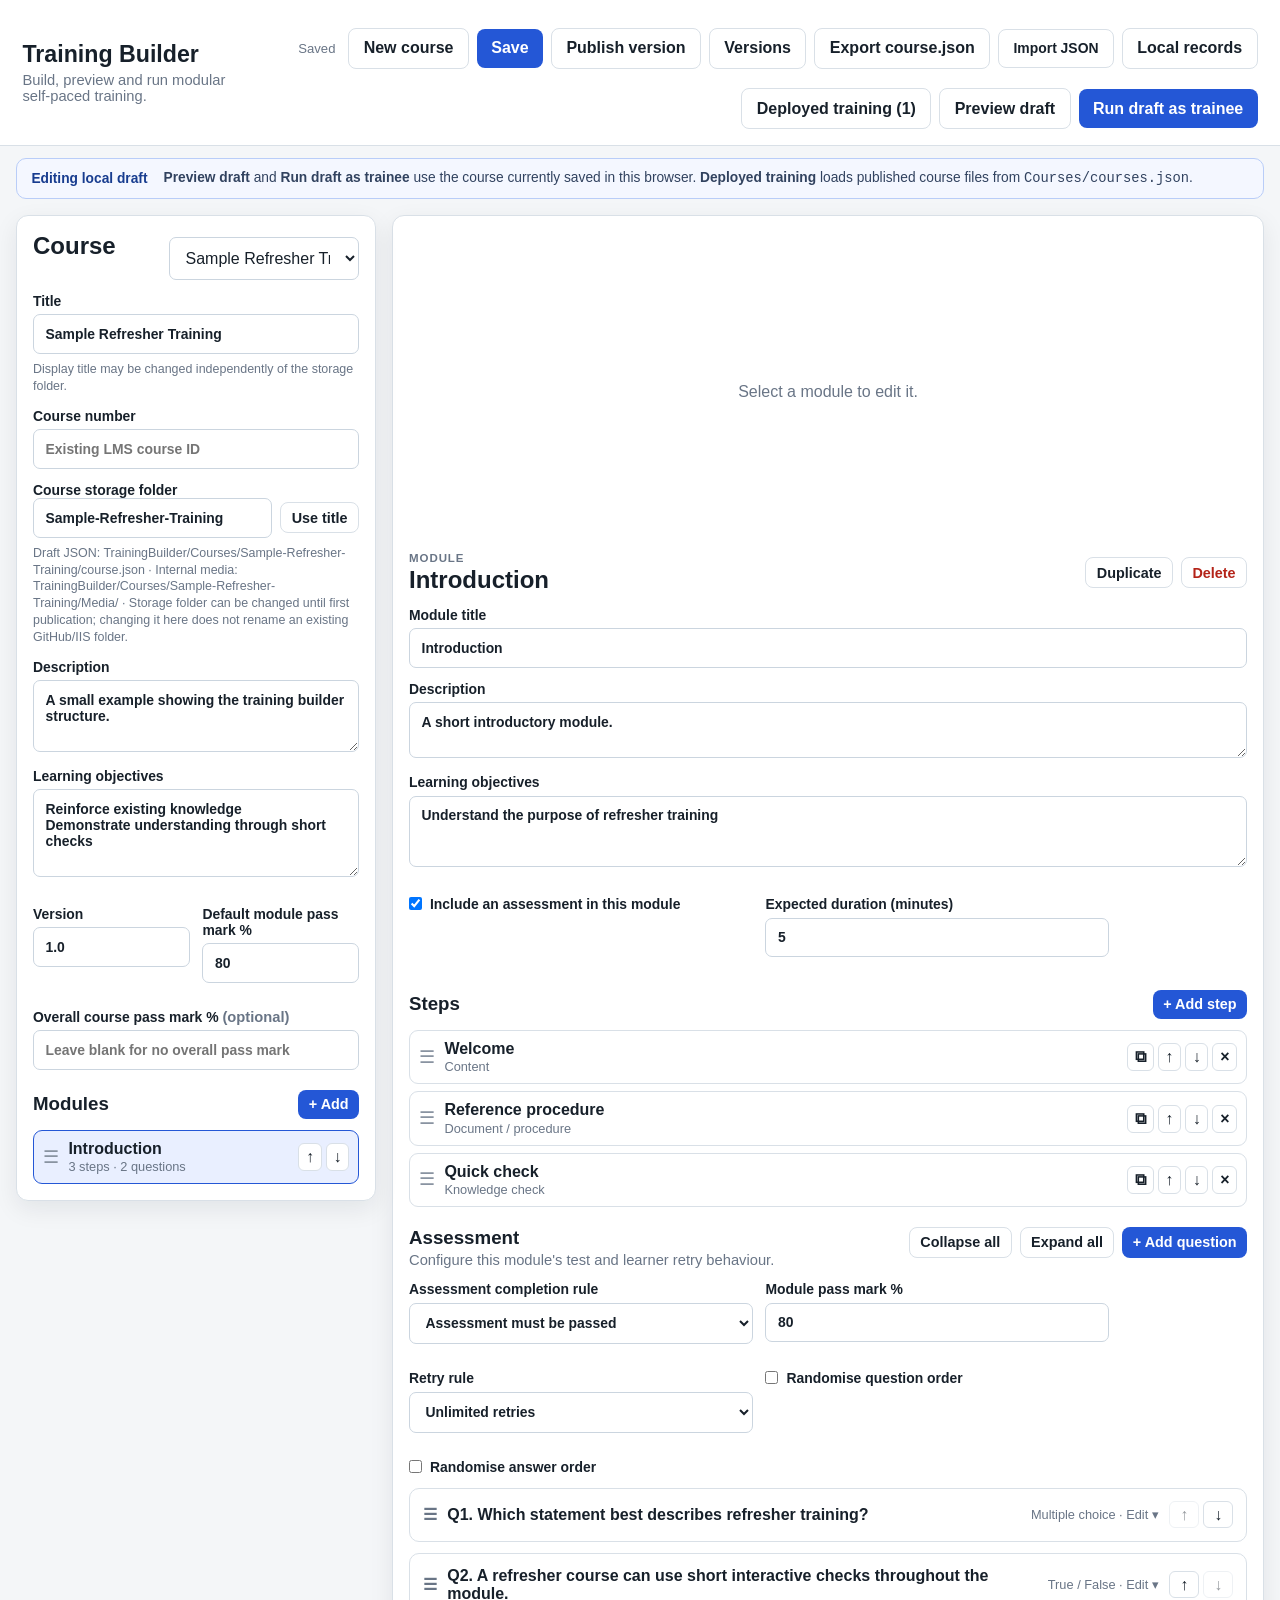
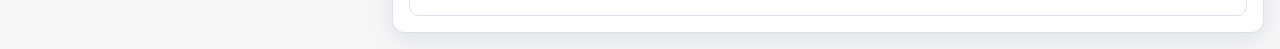
<file: TrainingBuilder/index.html>
<!doctype html>
<html lang="en">
<head>
  <meta charset="utf-8" />
  <meta name="viewport" content="width=device-width,initial-scale=1" />
  <title>Training Builder</title>
  <link rel="stylesheet" href="styles.css" />
</head>
<body>
  <header class="topbar">
    <div>
      <h1>Training Builder</h1>
      <p class="muted">Build, preview and run modular self-paced training.</p>
    </div>
    <div class="top-actions">
      <span id="saveStatus" class="save-status">Saved</span>
      <button id="newCourseBtn" class="secondary">New course</button>
      <button id="saveBtn">Save</button>
      <button id="publishBtn" class="secondary">Publish version</button>
      <button id="versionsBtn" class="secondary">Versions</button>
      <button id="exportBtn" class="secondary">Export course.json</button>
      <label class="button secondary file-button">Import JSON<input id="importInput" type="file" accept="application/json,.json" hidden></label>
      <button id="recordsBtn" class="secondary">Local records</button>
      <button id="availableTrainingBtn" class="secondary">Deployed training</button>
      <button id="previewBtn" class="secondary">Preview draft</button>
      <button id="runCourseBtn" class="accent">Run draft as trainee</button>
    </div>
  </header>

  <main>
    <section id="builderView" class="view active">
      <div class="delivery-mode-banner"><strong>Editing local draft</strong><span><b>Preview draft</b> and <b>Run draft as trainee</b> use the course currently saved in this browser. <b>Deployed training</b> loads published course files from <code>Courses/courses.json</code>.</span></div>
      <div class="builder-grid">
        <aside class="panel course-panel">
          <div class="panel-heading">
            <h2>Course</h2>
            <select id="courseSelect" title="Saved courses"></select>
          </div>
          <label>Title<input id="courseTitle" type="text" /></label><div id="courseTitleWarning" class="field-hint"></div>
          <label>Course number<input id="courseNumber" type="text" placeholder="Existing LMS course ID" /></label>
          <label>Course storage folder
            <div class="input-action-row"><input id="courseFolder" type="text" /><button id="folderFromTitleBtn" type="button" class="secondary small">Use title</button></div>
          </label><div id="coursePathHint" class="field-hint"></div>
          <label>Description<textarea id="courseDescription" rows="3"></textarea></label>
          <label>Learning objectives<textarea id="courseObjectives" rows="4" placeholder="One objective per line"></textarea></label>
          <div class="row-2">
            <label>Version<input id="courseVersion" type="text" /></label>
            <label>Default module pass mark %<input id="coursePassMark" type="number" min="0" max="100" /></label>
          </div>
          <label>Overall course pass mark % <span class="muted">(optional)</span><input id="courseOverallPassMark" type="number" min="0" max="100" placeholder="Leave blank for no overall pass mark" /></label>

          <div class="section-title-row">
            <h3>Modules</h3>
            <button id="addModuleBtn" class="small">+ Add</button>
          </div>
          <div id="moduleList" class="sortable-list"></div>
        </aside>

        <section class="panel editor-panel">
          <div id="emptyEditor" class="empty-state">Select a module to edit it.</div>
          <div id="moduleEditor" hidden>
            <div class="editor-toolbar">
              <div>
                <div class="eyebrow">Module</div>
                <h2 id="moduleHeading">Module</h2>
              </div>
              <div class="toolbar-actions">
                <button id="duplicateModuleBtn" class="secondary small">Duplicate</button>
                <button id="deleteModuleBtn" class="danger secondary small">Delete</button>
              </div>
            </div>

            <label>Module title<input id="moduleTitle" type="text" /></label>
            <label>Description<textarea id="moduleDescription" rows="2"></textarea></label>
            <label>Learning objectives<textarea id="moduleObjectives" rows="3" placeholder="One objective per line"></textarea></label>

            <div class="row-2 compact-row">
              <label><span class="checkbox-label"><input id="moduleHasAssessment" type="checkbox"> Include an assessment in this module</span></label>
              <label>Expected duration (minutes)<input id="moduleExpectedMinutes" type="number" min="0" step="1"></label>
            </div>

            <div class="section-title-row"><h3>Steps</h3><button id="addStepBtn" class="small">+ Add step</button></div>
            <div id="stepList" class="sortable-list"></div>
            <div id="stepEditor" class="subpanel" hidden></div>

            <div id="assessmentConfig">
              <div class="section-title-row assessment-heading">
                <div><h3>Assessment</h3><p class="muted">Configure this module's test and learner retry behaviour.</p></div>
                <div class="toolbar-actions"><button id="collapseQuestionsBtn" type="button" class="secondary small">Collapse all</button><button id="expandQuestionsBtn" type="button" class="secondary small">Expand all</button><button id="addQuestionBtn" class="small">+ Add question</button></div>
              </div>
              <div class="row-2 compact-row">
                <label>Assessment completion rule<select id="moduleCompletionMode"><option value="assessment_required">Assessment must be passed</option><option value="assessment_optional">Assessment must be attempted; pass not required</option></select></label>
                <label>Module pass mark %<input id="assessmentPassMark" type="number" min="0" max="100"></label>
              </div>
              <div class="row-2 compact-row">
                <label>Retry rule<select id="assessmentRetry"><option value="unlimited">Unlimited retries</option><option value="review">Review module before retry</option></select></label>
                <label><span class="checkbox-label"><input id="shuffleQuestions" type="checkbox"> Randomise question order</span></label>
              </div>
              <label><span class="checkbox-label"><input id="shuffleAnswers" type="checkbox"> Randomise answer order</span></label>
              <div id="questionList" class="question-list"></div>
            </div>
          </div>
        </section>
      </div>
    </section>

    <section id="playerView" class="view">
      <div class="player-shell">
        <aside class="player-sidebar">
          <button id="exitPlayerBtn" class="secondary full">← Exit</button>
          <div class="player-course-title" id="playerCourseTitle"></div>
          <div id="playerIdentity" class="player-identity"></div>
          <div id="playerTimer" class="player-timer"></div>
          <div id="playerModuleNav"></div>
        </aside>
        <section class="player-main">
          <div id="playerContent"></div>
        </section>
      </div>
    </section>
  </main>

  <div id="registrationModal" class="modal-backdrop" hidden>
    <div class="modal-card narrow">
      <div class="eyebrow">Start training</div>
      <h2 id="registrationCourseTitle">Course</h2>
      <p class="muted">Enter the trainee details exactly as they should appear on the completion record.</p>
      <div class="row-2">
        <label>First name<input id="traineeFirstName" type="text" autocomplete="given-name"></label>
        <label>Last name<input id="traineeLastName" type="text" autocomplete="family-name"></label>
      </div>
      <label>Works number<input id="traineeWorksNumber" type="text" autocomplete="off"></label>
      <label>Course date<input id="traineeCourseDate" type="text" readonly></label>
      <div id="resumeNotice" class="notice" hidden></div>
      <div class="modal-actions">
        <button id="cancelRegistrationBtn" class="secondary">Cancel</button>
        <button id="startTrainingBtn">Start course</button>
      </div>
    </div>
  </div>


  <div id="availableTrainingModal" class="modal-backdrop" hidden>
    <div class="modal-card wide">
      <div class="modal-header">
        <div><div class="eyebrow">Published course files</div><h2>Deployed training</h2></div>
        <button id="closeAvailableTrainingBtn" class="secondary small">Close</button>
      </div>
      <p class="muted">These courses are loaded from <code>Courses/courses.json</code> and their deployed <code>course.json</code> files.</p>
      <div id="availableTrainingContent"></div>
    </div>
  </div>

  <div id="recordsModal" class="modal-backdrop" hidden>
    <div class="modal-card wide">
      <div class="modal-header">
        <div><div class="eyebrow">Local data</div><h2>Training records</h2></div>
        <button id="closeRecordsBtn" class="secondary small">Close</button>
      </div>
      <div id="recordsContent"></div>
    </div>
  </div>



  <div id="versionsModal" class="modal-backdrop" hidden>
    <div class="modal-card wide">
      <div class="modal-header">
        <div><div class="eyebrow">Course publishing</div><h2>Published versions</h2></div>
        <button id="closeVersionsBtn" class="secondary small">Close</button>
      </div>
      <div id="versionsContent"></div>
    </div>
  </div>

  <div id="mediaModal" class="modal-backdrop media-modal-backdrop" hidden>
    <div class="modal-card media-modal-card" role="dialog" aria-modal="true" aria-labelledby="mediaModalTitle">
      <div class="modal-header">
        <div><div class="eyebrow">Training media</div><h2 id="mediaModalTitle">Media</h2></div>
        <button id="closeMediaModalBtn" class="secondary small" type="button">Close</button>
      </div>
      <div id="mediaModalBody" class="media-modal-body"></div>
    </div>
  </div>

  <div id="imageModal" class="modal-backdrop image-modal-backdrop" hidden>
    <div class="modal-card image-modal-card" role="dialog" aria-modal="true" aria-labelledby="imageModalTitle">
      <div class="modal-header">
        <div><div class="eyebrow">Training image</div><h2 id="imageModalTitle">Image</h2></div>
        <button id="closeImageModalBtn" class="secondary small" type="button">Close</button>
      </div>
      <div class="image-modal-stage">
        <button id="imageModalPrev" class="secondary image-nav image-nav-prev" type="button" aria-label="Previous image">←</button>
        <img id="imageModalImage" class="image-modal-image" alt="">
        <button id="imageModalNext" class="secondary image-nav image-nav-next" type="button" aria-label="Next image">→</button>
      </div>
      <div class="image-modal-footer"><span id="imageModalCaption"></span><span id="imageModalCounter" class="muted"></span></div>
    </div>
  </div>

  <div id="pauseOverlay" class="modal-backdrop" hidden>
    <div class="modal-card narrow centre">
      <h2>Training paused</h2>
      <p>No activity has been detected for a while. Active training time has been paused.</p>
      <button id="resumeActivityBtn">Continue training</button>
    </div>
  </div>

  <div id="toast" class="toast" aria-live="polite"></div>
  <script src="app.js"></script>
</body>
</html>
</file>
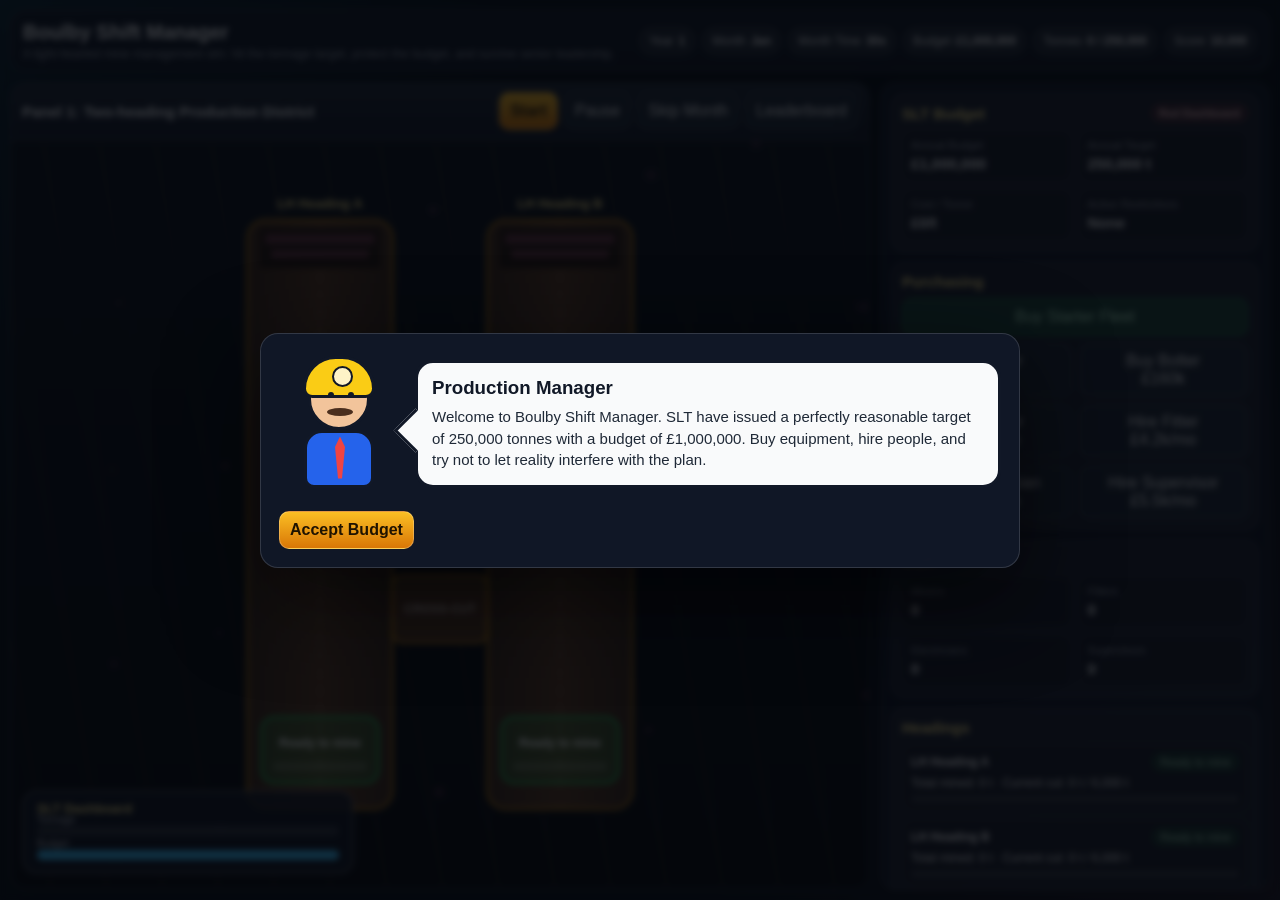
<file: boulby_shift_manager_v1.html>
<!DOCTYPE html>
<html lang="en">
<head>
  <meta charset="UTF-8" />
  <meta name="viewport" content="width=device-width, initial-scale=1.0, maximum-scale=1.0, user-scalable=no" />
  <title>Boulby Shift Manager</title>
  <style>
    :root{--bg:#071018;--panel:#111827;--panel2:#1f2937;--text:#f9fafb;--muted:#9ca3af;--line:rgba(255,255,255,.14);--gold:#f59e0b;--green:#22c55e;--red:#ef4444;--blue:#38bdf8;--pink:#f472b6;--road:#54351f;--wall:#130b07}*{box-sizing:border-box}html,body{margin:0;min-height:100%;overflow:hidden;background:radial-gradient(circle at top left,rgba(56,189,248,.14),transparent 34%),radial-gradient(circle at bottom right,rgba(244,114,182,.10),transparent 38%),var(--bg);color:var(--text);font-family:Arial,Helvetica,sans-serif}button,input{font:inherit}button{min-height:38px;border:1px solid var(--line);border-radius:10px;background:rgba(31,41,55,.96);color:var(--text);padding:8px 10px;cursor:pointer}button:hover{background:rgba(55,65,81,.96)}button:active{transform:translateY(1px)}button.primary{background:linear-gradient(180deg,#fbbf24,#d97706);color:#1f1300;font-weight:700;border-color:rgba(255,255,255,.24)}button.good{background:rgba(34,197,94,.22);border-color:rgba(34,197,94,.5);color:#bbf7d0}button.danger{background:rgba(239,68,68,.22);border-color:rgba(239,68,68,.48);color:#fecaca}button:disabled{opacity:.45;cursor:not-allowed;transform:none}.app{width:100vw;height:100vh;padding:10px;display:grid;grid-template-rows:auto 1fr;gap:10px}.topbar{background:rgba(17,24,39,.92);border:1px solid var(--line);border-radius:16px;box-shadow:0 16px 45px rgba(0,0,0,.32);display:grid;grid-template-columns:minmax(220px,1fr) auto;gap:10px;padding:10px 12px}.title h1{margin:0;font-size:20px;line-height:1.15}.title p{margin:3px 0 0;color:var(--muted);font-size:12px}.hud{display:flex;align-items:center;justify-content:flex-end;flex-wrap:wrap;gap:7px}.pill{display:inline-flex;gap:5px;align-items:center;white-space:nowrap;border:1px solid var(--line);background:rgba(255,255,255,.07);border-radius:999px;padding:6px 9px;font-size:12px}.pill strong{color:#fff;font-variant-numeric:tabular-nums}.main{min-height:0;display:grid;grid-template-columns:1fr 390px;gap:10px}.map-card,.control-card{min-height:0;background:rgba(17,24,39,.91);border:1px solid var(--line);border-radius:16px;box-shadow:0 16px 45px rgba(0,0,0,.32);overflow:hidden}.map-card{display:grid;grid-template-rows:auto 1fr}.map-header{display:flex;justify-content:space-between;align-items:center;gap:8px;padding:9px 11px;background:linear-gradient(180deg,rgba(31,41,55,.96),rgba(17,24,39,.96));border-bottom:1px solid var(--line)}.map-header h2{margin:0;font-size:15px}.map-header .controls{display:flex;gap:6px;flex-wrap:wrap;justify-content:flex-end}.canvas-wrap{position:relative;min-height:0;background:#070b10}canvas{display:block;width:100%;height:100%;background:#070b10}.control-card{overflow:auto;padding:10px}.section{border:1px solid var(--line);background:rgba(255,255,255,.055);border-radius:14px;padding:10px;margin-bottom:10px}.section h3{margin:0 0 8px;font-size:15px;color:#fde68a;display:flex;align-items:center;justify-content:space-between;gap:8px}.section p,.section li{color:var(--muted);font-size:12.5px;line-height:1.42}.button-grid{display:grid;grid-template-columns:1fr 1fr;gap:7px}.wide{grid-column:1/-1}.stat-grid{display:grid;grid-template-columns:1fr 1fr;gap:7px}.stat{background:rgba(0,0,0,.18);border:1px solid rgba(255,255,255,.09);border-radius:10px;padding:8px;min-height:52px}.stat label{display:block;color:var(--muted);font-size:11px;margin-bottom:4px}.stat strong{font-size:15px;font-variant-numeric:tabular-nums}.list{display:grid;gap:7px}.row{border:1px solid rgba(255,255,255,.10);background:rgba(0,0,0,.16);border-radius:11px;padding:8px;font-size:12px}.row-top{display:flex;justify-content:space-between;gap:8px;align-items:baseline;margin-bottom:5px}.row-title{font-weight:700;color:#fff}.tag{display:inline-flex;align-items:center;border-radius:999px;border:1px solid rgba(255,255,255,.16);padding:2px 7px;font-size:11px;color:#e5e7eb;background:rgba(255,255,255,.07);white-space:nowrap}.tag.good{color:#bbf7d0;border-color:rgba(34,197,94,.32);background:rgba(34,197,94,.13)}.tag.bad{color:#fecaca;border-color:rgba(239,68,68,.35);background:rgba(239,68,68,.13)}.tag.warn{color:#fde68a;border-color:rgba(245,158,11,.35);background:rgba(245,158,11,.13)}.bar{height:8px;border-radius:999px;overflow:hidden;background:rgba(255,255,255,.10);margin-top:5px}.bar>span{display:block;height:100%;width:0%;border-radius:inherit;background:linear-gradient(90deg,var(--blue),var(--green))}.bar.danger>span{background:linear-gradient(90deg,var(--gold),var(--red))}.log{max-height:180px;overflow:auto;display:flex;flex-direction:column;gap:6px;padding-right:2px}.log-entry{font-size:12px;color:#d1d5db;line-height:1.35;border-left:3px solid rgba(245,158,11,.8);padding:4px 0 4px 7px}.overlay{position:fixed;inset:0;z-index:20;display:none;align-items:center;justify-content:center;padding:16px;background:rgba(5,7,12,.78);backdrop-filter:blur(3px)}.overlay.show{display:flex}.modal{width:min(760px,100%);max-height:92vh;overflow:auto;background:rgba(17,24,39,.98);border:1px solid var(--line);border-radius:18px;padding:18px;box-shadow:0 30px 90px rgba(0,0,0,.6)}.modal h2{margin:0 0 8px;font-size:25px}.modal p{color:var(--muted);line-height:1.45;margin:8px 0}.manager-box{display:grid;grid-template-columns:120px 1fr;gap:16px;align-items:center}.manager{width:112px;height:145px;position:relative;margin:auto}.manager .head{position:absolute;left:25px;top:16px;width:62px;height:62px;border-radius:50%;background:#f2c49b;border:3px solid #111827;z-index:2}.manager .helmet{position:absolute;left:20px;top:4px;width:72px;height:42px;background:#facc15;border:3px solid #111827;border-radius:50px 50px 14px 14px;z-index:3}.manager .helmet:after{content:"";position:absolute;left:26px;top:7px;width:17px;height:17px;background:#fef3c7;border:2px solid #111827;border-radius:50%}.manager .eye{position:absolute;top:40px;width:6px;height:6px;background:#111827;border-radius:50%;z-index:4}.manager .eye.left{left:45px}.manager .eye.right{left:65px}.manager .moustache{position:absolute;left:44px;top:56px;width:26px;height:8px;border-radius:50%;background:#4b2e1d;z-index:4}.manager .body{position:absolute;left:21px;top:78px;width:70px;height:58px;border-radius:18px 18px 10px 10px;background:#2563eb;border:3px solid #111827}.manager .tie{position:absolute;left:52px;top:85px;width:10px;height:42px;background:#ef4444;clip-path:polygon(50% 0,100% 25%,70% 100%,30% 100%,0 25%);z-index:3}.speech{position:relative;background:#f9fafb;color:#111827;border:3px solid #111827;border-radius:18px;padding:14px;min-height:110px}.speech:before{content:"";position:absolute;left:-18px;top:52px;width:28px;height:28px;background:#f9fafb;border-left:3px solid #111827;border-bottom:3px solid #111827;transform:rotate(45deg)}.speech h3{margin:0 0 7px;color:#111827}.speech p{color:#1f2937;margin:0;font-size:15px}.btn-row{display:flex;gap:9px;flex-wrap:wrap;margin-top:14px}.leaderboard{list-style:none;padding:0;margin:0;display:grid;gap:7px}.leaderboard li{display:grid;grid-template-columns:36px 1fr auto;gap:8px;padding:8px;border-radius:10px;background:rgba(255,255,255,.06);border:1px solid rgba(255,255,255,.10);font-size:13px}.rank{color:var(--gold);font-weight:700;text-align:right}.score{font-weight:700;font-variant-numeric:tabular-nums}.name-form{margin-top:12px;display:grid;gap:7px}.name-form label{color:var(--muted);font-size:13px}.name-form input{width:100%;border-radius:10px;border:1px solid var(--line);background:rgba(255,255,255,.08);color:var(--text);padding:10px;text-transform:uppercase}@media(max-width:1080px){html,body{overflow:auto}.app{height:auto;min-height:100svh}.main{grid-template-columns:1fr}.map-card{min-height:560px}.control-card{max-height:none}}@media(max-width:760px){.topbar{grid-template-columns:1fr}.hud{justify-content:flex-start}.title h1{font-size:17px}.map-header{align-items:flex-start;flex-direction:column}.button-grid,.stat-grid{grid-template-columns:1fr}.manager-box{grid-template-columns:1fr}.speech:before{display:none}.map-card{min-height:470px}.pill{font-size:11px;padding:5px 7px}}
  </style>
</head>
<body>
  <div class="app">
    <header class="topbar"><div class="title"><h1>Boulby Shift Manager</h1><p>A light-hearted mine management sim: hit the tonnage target, protect the budget, and survive senior leadership.</p></div><div class="hud"><div class="pill">Year <strong id="yearHud">1</strong></div><div class="pill">Month <strong id="monthHud">Jan</strong></div><div class="pill">Month Time <strong id="monthTimeHud">30s</strong></div><div class="pill">Budget <strong id="cashHud">£1,000,000</strong></div><div class="pill">Tonnes <strong id="tonnesHud">0 / 250,000</strong></div><div class="pill">Score <strong id="scoreHud">0</strong></div></div></header>
    <main class="main"><section class="map-card"><div class="map-header"><h2>Panel 1: Two-heading Production District</h2><div class="controls"><button class="primary" id="startBtn">Start</button><button id="pauseBtn">Pause</button><button id="skipMonthBtn">Skip Month</button><button id="leaderboardBtn">Leaderboard</button></div></div><div class="canvas-wrap" id="canvasWrap"><canvas id="mineCanvas"></canvas></div></section>
      <aside class="control-card"><div class="section"><h3>SLT Budget <span class="tag warn" id="reviewTag">Annual Review Pending</span></h3><div class="stat-grid"><div class="stat"><label>Annual Budget</label><strong id="annualBudgetText">£1,000,000</strong></div><div class="stat"><label>Annual Target</label><strong id="annualTargetText">250,000 t</strong></div><div class="stat"><label>Cost / Tonne</label><strong id="costPerTonneText">£0/t</strong></div><div class="stat"><label>Active Restrictions</label><strong id="effectsText">None</strong></div></div></div><div class="section"><h3>Purchasing</h3><div class="button-grid"><button id="starterBtn" class="good wide">Buy Starter Fleet</button><button id="buyMinerBtn">Buy Miner<br>£220k</button><button id="buyBolterBtn">Buy Bolter<br>£160k</button><button id="hireMinerBtn">Hire Miner<br>£3.5k/mo</button><button id="hireFitterBtn">Hire Fitter<br>£4.2k/mo</button><button id="hireElectricianBtn">Hire Electrician<br>£4.2k/mo</button><button id="hireSupervisorBtn">Hire Supervisor<br>£5.5k/mo</button></div></div><div class="section"><h3>Staff</h3><div class="stat-grid"><div class="stat"><label>Miners</label><strong id="minersText">0</strong></div><div class="stat"><label>Fitters</label><strong id="fittersText">0</strong></div><div class="stat"><label>Electricians</label><strong id="electriciansText">0</strong></div><div class="stat"><label>Supervisors</label><strong id="supervisorsText">0</strong></div></div></div><div class="section"><h3>Headings</h3><div class="list" id="headingList"></div></div><div class="section"><h3>Machines</h3><div class="list" id="machineList"></div></div><div class="section"><h3>Shift Log</h3><div class="log" id="logList"></div></div></aside></main>
  </div>
  <div class="overlay show" id="introOverlay"><div class="modal"><div class="manager-box"><div class="manager"><div class="helmet"></div><div class="head"></div><div class="eye left"></div><div class="eye right"></div><div class="moustache"></div><div class="body"></div><div class="tie"></div></div><div class="speech"><h3>Production Manager</h3><p>Welcome to Boulby Shift Manager. SLT have issued a perfectly reasonable target of 250,000 tonnes with a budget of £1,000,000. Buy equipment, hire people, and try not to let reality interfere with the plan.</p></div></div><div class="btn-row"><button class="primary" id="closeIntroBtn">Accept Budget</button></div></div></div>
  <div class="overlay" id="managerOverlay"><div class="modal"><div class="manager-box"><div class="manager"><div class="helmet"></div><div class="head"></div><div class="eye left"></div><div class="eye right"></div><div class="moustache"></div><div class="body"></div><div class="tie"></div></div><div class="speech"><h3 id="managerTitle">Production Manager</h3><p id="managerText"></p></div></div><div class="btn-row"><button class="primary" id="managerOkBtn">Continue</button></div></div></div>
  <div class="overlay" id="gameOverOverlay"><div class="modal"><h2 id="gameOverTitle">Game Over</h2><p id="gameOverSummary"></p><div class="name-form"><label for="playerName">Save your career to the local leaderboard</label><input id="playerName" maxlength="14" placeholder="PLAYER" autocomplete="off" /></div><div class="btn-row"><button class="primary" id="saveScoreBtn">Save Score</button><button id="restartBtn">Restart</button><button id="gameOverLeaderboardBtn">Leaderboard</button></div></div></div>
  <div class="overlay" id="leaderboardOverlay"><div class="modal"><h2>Local Leaderboard</h2><ol class="leaderboard" id="leaderboardList"></ol><div class="btn-row"><button class="primary" id="closeLeaderboardBtn">Close</button><button class="danger" id="clearLeaderboardBtn">Clear Leaderboard</button></div></div></div>
  <script>
    (()=>{"use strict";const c=document.getElementById("mineCanvas"),ctx=c.getContext("2d"),wrap=document.getElementById("canvasWrap"),el=id=>document.getElementById(id),MONTHS=["Jan","Feb","Mar","Apr","May","Jun","Jul","Aug","Sep","Oct","Nov","Dec"],STORAGE_KEY="boulbyShiftManagerLeaderboardV1",ECON={minerCost:3500,fitterCost:4200,electricianCost:4200,supervisorCost:5500,continuousMinerCost:220000,bolterCost:160000,minerMaintenance:8000,bolterMaintenance:6000,repairCostMech:12000,repairCostElec:4500},MACHINE_TYPES={miner:{label:"Continuous Miner",short:"CM",cost:220000,maintenance:8000,crew:4,outputPerDay:1150,breakBase:.012,colour:"#facc15"},bolter:{label:"Bolting Machine",short:"BT",cost:160000,maintenance:6000,crew:3,boltPerDay:28,breakBase:.01,colour:"#38bdf8"}};let W=900,H=620,dpr=1,lastTime=0,gameState="ready",savedThisRun=false,machineSeq=1,popupResumeState="playing",state=null;function createState(){machineSeq=1;return{year:1,month:0,secondsPerMonth:30,monthElapsed:0,dayAccumulator:0,dayInMonth:1,annualBudget:1000000,cash:1000000,annualTarget:250000,annualTonnes:0,careerTonnes:0,careerScore:0,totalSpend:0,staff:{miners:0,fitters:0,electricians:0,supervisors:0},headings:[{id:"H1",name:"LH Heading A",status:"ready",roundTonnes:0,roundTarget:6000,boltProgress:0,totalTonnes:0,machineId:null},{id:"H2",name:"LH Heading B",status:"ready",roundTonnes:0,roundTarget:6000,boltProgress:0,totalTonnes:0,machineId:null}],machines:[],effects:[],log:[],gameOver:false}}function resize(){const r=wrap.getBoundingClientRect();W=Math.max(360,Math.floor(r.width));H=Math.max(360,Math.floor(r.height));dpr=Math.max(1,Math.min(2,window.devicePixelRatio||1));c.width=Math.floor(W*dpr);c.height=Math.floor(H*dpr);c.style.width=W+"px";c.style.height=H+"px";ctx.setTransform(dpr,0,0,dpr,0,0);draw()}function money(v){const s=v<0?"-":"";return s+"£"+Math.abs(Math.round(v)).toLocaleString()}function tonnes(v){return Math.round(v).toLocaleString()+" t"}function pct(v){return Math.max(0,Math.min(100,v)).toFixed(0)+"%"}function rand(a,b){return a+Math.random()*(b-a)}function chance(p){return Math.random()<p}function clamp(v,a,b){return Math.max(a,Math.min(b,v))}function addLog(text,important=false){if(!state)return;state.log.unshift({text:"Y"+state.year+" "+MONTHS[state.month]+": "+text,important});state.log=state.log.slice(0,80)}function startGame(){if(!state)state=createState();gameState="playing";lastTime=performance.now();el("startBtn").textContent="Running";el("startBtn").disabled=true;addLog("Shift clock started. SLT expect green dashboards immediately.",true);updateUi();requestAnimationFrame(loop)}function restartGame(){state=createState();gameState="ready";savedThisRun=false;el("startBtn").textContent="Start";el("startBtn").disabled=false;el("saveScoreBtn").textContent="Save Score";hideAllOverlays();updateUi();draw();el("introOverlay").classList.add("show")}function pauseGame(){if(gameState==="playing"){gameState="paused";el("pauseBtn").textContent="Resume"}else if(gameState==="paused"){gameState="playing";el("pauseBtn").textContent="Pause";lastTime=performance.now();requestAnimationFrame(loop)}}function loop(now){if(gameState!=="playing"){draw();return}const dt=Math.min(.05,(now-lastTime)/1000||0);lastTime=now;update(dt);draw();if(gameState==="playing")requestAnimationFrame(loop)}function update(dt){if(!state||gameState!=="playing")return;state.monthElapsed+=dt;state.dayAccumulator+=dt;const spd=state.secondsPerMonth/30;while(state.dayAccumulator>=spd&&gameState==="playing"){state.dayAccumulator-=spd;simulateDay()}if(state.monthElapsed>=state.secondsPerMonth&&gameState==="playing")endMonth();updateUi()}function simulateDay(){state.dayInMonth++;clearMachineHeadingLinks();const mods=getModifiers();let availableMiners=state.staff.miners,availableFitters=state.staff.fitters,availableElectricians=state.staff.electricians;const supervisorBonus=1+Math.min(.16,state.staff.supervisors*.04);for(const m of state.machines){if(m.status==="broken_mech"){if(availableFitters>0){availableFitters--;m.repairProgress+=20*mods.repairEff*supervisorBonus;m.note="Fitter repairing";if(m.repairProgress>=100){m.status="idle";m.condition=Math.min(82,m.condition+35);m.repairProgress=0;m.note="Returned to service";spend(ECON.repairCostMech,"Mechanical repair");addLog(m.name+" repaired by fitter.")}}else m.note="Waiting for fitter";continue}if(m.status==="broken_elec"){if(availableElectricians>0){availableElectricians--;m.repairProgress+=28*mods.repairEff*supervisorBonus;m.note="Electrician repairing";if(m.repairProgress>=100){m.status="idle";m.condition=Math.min(88,m.condition+25);m.repairProgress=0;m.note="Returned to service";spend(ECON.repairCostElec,"Electrical repair");addLog(m.name+" reset by electrician.")}}else m.note="Waiting for electrician";continue}const type=MACHINE_TYPES[m.type];if(availableMiners<type.crew){m.status="waiting_crew";m.headingId=null;m.note="Waiting for crew";continue}if(m.type==="miner"){const h=findMiningJob(m);if(!h){m.status="idle";m.headingId=null;m.note="No heading ready to mine";continue}availableMiners-=type.crew;m.status="working";m.headingId=h.id;m.note="Mining "+h.name;h.status="mining";h.machineId=m.id;const output=type.outputPerDay*mods.minerEff*supervisorBonus*(m.condition/100);h.roundTonnes+=output;h.totalTonnes+=output;state.annualTonnes+=output;state.careerTonnes+=output;m.hours+=20;degradeAndMaybeBreak(m,type,mods);if(h.roundTonnes>=h.roundTarget){h.roundTonnes=h.roundTarget;h.status="needs_bolting";h.machineId=null;m.headingId=null;m.status="idle";m.note="Round mined - waiting for bolting";addLog(h.name+" completed a mining cut and now needs bolting.")}}if(m.type==="bolter"){const h=findBoltingJob(m);if(!h){m.status="idle";m.headingId=null;m.note="No heading waiting for bolting";continue}availableMiners-=type.crew;m.status="working";m.headingId=h.id;m.note="Bolting "+h.name;h.status="bolting";h.machineId=m.id;h.boltProgress+=type.boltPerDay*mods.bolterEff*supervisorBonus*(m.condition/100);m.hours+=20;degradeAndMaybeBreak(m,type,mods);if(h.boltProgress>=100){h.status="ready";h.roundTonnes=0;h.boltProgress=0;h.machineId=null;m.headingId=null;m.status="idle";m.note="Bolting complete";addLog(h.name+" bolted and released for mining.")}}}if(state.cash<-state.annualBudget*.35)firePlayer("The budget is so far overdrawn that Finance have found the spreadsheet.")}function clearMachineHeadingLinks(){for(const h of state.headings)h.machineId=null}function findMiningJob(machine){if(machine.headingId){const h=state.headings.find(x=>x.id===machine.headingId);if(h&&(h.status==="mining"||h.status==="ready"))return h}return state.headings.find(h=>(h.status==="ready"||h.status==="mining")&&!state.machines.some(m=>m.id!==machine.id&&m.headingId===h.id&&m.status==="working"))}function findBoltingJob(machine){if(machine.headingId){const h=state.headings.find(x=>x.id===machine.headingId);if(h&&(h.status==="needs_bolting"||h.status==="bolting"))return h}return state.headings.find(h=>(h.status==="needs_bolting"||h.status==="bolting")&&!state.machines.some(m=>m.id!==machine.id&&m.headingId===h.id&&m.status==="working"))}function degradeAndMaybeBreak(m,type,mods){m.condition=Math.max(10,m.condition-rand(.12,.38));const risk=(type.breakBase+(100-m.condition)/100*.035)*mods.breakRisk;if(chance(risk)){const electrical=chance(m.type==="bolter"?.45:.34);m.status=electrical?"broken_elec":"broken_mech";m.downType=electrical?"Electrical Trip":"Mechanical Breakdown";m.headingId=null;m.repairProgress=0;m.note=electrical?"Requires electrician":"Requires fitter";addLog(m.name+" has failed: "+m.downType+".",true);showManagerPopup("Production Manager",electrical?"The "+m.name+" has tripped electrically. The plan says it is still mining, so please align the electrons with the spreadsheet.":"The "+m.name+" has broken mechanically. Maintenance have been informed and have immediately asked whether there is a spare part.")}}function endMonth(){const wageCost=state.staff.miners*ECON.minerCost+state.staff.fitters*ECON.fitterCost+state.staff.electricians*ECON.electricianCost+state.staff.supervisors*ECON.supervisorCost;const maintenanceCost=state.machines.reduce((s,m)=>s+(m.type==="miner"?ECON.minerMaintenance:ECON.bolterMaintenance),0);const total=wageCost+maintenanceCost;spend(total,"Monthly wages and maintenance");addLog(MONTHS[state.month]+" closed. Wages/maintenance: "+money(total)+".");state.effects.forEach(e=>e.monthsLeft--);state.effects=state.effects.filter(e=>e.monthsLeft>0);state.month++;state.monthElapsed=0;state.dayAccumulator=0;state.dayInMonth=1;if(state.month>=12){endYear();return}rollMonthlyEvent()}function endYear(){const achieved=state.annualTonnes>=state.annualTarget,budgetOk=state.cash>=0,percent=state.annualTonnes/state.annualTarget;updateScore();if(percent<.65){firePlayer("SLT could accept missing the target, but missing it by this much has made the dashboard visibly red.");return}if(state.cash<-state.annualBudget*.2){firePlayer("You exceeded the budget by more than 20%. Finance have cancelled your chair.");return}let review;if(achieved&&budgetOk){review="Excellent work. You achieved the target and stayed inside budget. SLT have concluded the target was too easy.";state.annualTarget=Math.round(state.annualTarget*1.22);state.annualBudget=Math.round(state.annualBudget*.96)}else if(achieved&&!budgetOk){review="You achieved the tonnage target, but spent too much money. SLT recognise this as both a success and your fault.";state.annualTarget=Math.round(state.annualTarget*1.18);state.annualBudget=Math.round(state.annualBudget*.93)}else{review="You missed target but not badly enough for anyone senior to accept responsibility. You are on a performance improvement plan.";state.annualTarget=Math.round(state.annualTarget*1.08);state.annualBudget=Math.round(state.annualBudget*.97)}state.year++;state.month=0;state.monthElapsed=0;state.dayAccumulator=0;state.dayInMonth=1;state.annualTonnes=0;state.cash=state.annualBudget;state.effects=[];for(const m of state.machines){m.condition=Math.min(100,m.condition+10);if(m.status.startsWith("broken")){m.status="idle";m.repairProgress=0;m.note="Overhauled during shutdown"}}addLog("New annual target issued: "+tonnes(state.annualTarget)+" with budget "+money(state.annualBudget)+".",true);showManagerPopup("Annual SLT Review",review+" New target: "+tonnes(state.annualTarget)+". New budget: "+money(state.annualBudget)+".")}function firePlayer(reason){gameState="gameover";updateScore();el("gameOverTitle").textContent="You Have Been Reorganised";el("gameOverSummary").textContent=reason+" Career tonnes: "+tonnes(state.careerTonnes)+". Final score: "+Math.floor(state.careerScore).toLocaleString()+".";el("playerName").value=localStorage.getItem("boulbyShiftManagerLastName")||"";el("gameOverOverlay").classList.add("show");renderLeaderboard()}function rollMonthlyEvent(){if(state.month===0&&state.year===1)return;if(!chance(.48))return;const events=[{title:"CAPEX Frozen",text:"The parent company has revoked all capital expenditure for the quarter. You cannot buy machines for 3 months. Please continue improving productivity.",apply:()=>state.effects.push({name:"CAPEX frozen",type:"capexLock",monthsLeft:3})},{title:"Joy Software Incident",text:"Joy mining software has been hacked. Continuous miners operate at 80% efficiency this month while everyone pretends this was covered in the risk assessment.",apply:()=>state.effects.push({name:"Miner efficiency 80%",type:"minerEff",value:.8,monthsLeft:1})},{title:"Consultant Savings",text:"Consultants have found a saving: spare parts will now arrive later. Repairs are 30% slower for two months.",apply:()=>state.effects.push({name:"Repair delay",type:"repairEff",value:.7,monthsLeft:2})},{title:"Executive Site Visit",text:"An executive site visit has been announced. Production efficiency drops 10% this month while everything is repainted and labelled.",apply:()=>state.effects.push({name:"Site visit disruption",type:"minerEff",value:.9,monthsLeft:1})},{title:"Bad Ground",text:"Unexpected bad ground encountered. Bolting productivity drops to 70% this month. The geology model has requested legal representation.",apply:()=>state.effects.push({name:"Bad ground",type:"bolterEff",value:.7,monthsLeft:1})},{title:"Excellent Ground",text:"Ground conditions are unusually friendly. Mining productivity improves by 15% this month. Nobody knows who to credit.",apply:()=>state.effects.push({name:"Good ground",type:"minerEff",value:1.15,monthsLeft:1})},{title:"Budget Alignment",text:"Finance have reclassified several normal costs as unexpected. £25,000 has left the budget to find itself.",apply:()=>spend(25000,"Budget alignment")},{title:"Mystery Noise",text:"A machine is making an expensive noise. Breakdown risk is 25% higher this month, but the noise has been described as 'probably fine'.",apply:()=>state.effects.push({name:"Expensive noise",type:"breakRisk",value:1.25,monthsLeft:1})}];const event=events[Math.floor(Math.random()*events.length)];event.apply();addLog("Random event: "+event.title+".",true);showManagerPopup(event.title,event.text)}function getModifiers(){let mods={minerEff:1,bolterEff:1,repairEff:1,breakRisk:1,capexLocked:false};for(const e of state.effects){if(e.type==="minerEff")mods.minerEff*=e.value;if(e.type==="bolterEff")mods.bolterEff*=e.value;if(e.type==="repairEff")mods.repairEff*=e.value;if(e.type==="breakRisk")mods.breakRisk*=e.value;if(e.type==="capexLock")mods.capexLocked=true}return mods}function spend(amount,reason){state.cash-=amount;state.totalSpend+=amount}function buyMachine(type){if(!state)state=createState();const mods=getModifiers(),def=MACHINE_TYPES[type];if(mods.capexLocked){showManagerPopup("Purchasing Blocked","CAPEX is frozen. The official advice is to produce more using the equipment you were not allowed to buy.");return}if(state.cash<def.cost){showManagerPopup("Budget Warning","You do not have enough budget remaining for that purchase. Finance have noticed and are breathing heavily.");return}spend(def.cost,"Purchased "+def.label);const m={id:"M"+machineSeq++,type,name:def.label+" "+(machineSeq-1),status:"idle",headingId:null,condition:100,repairProgress:0,downType:null,hours:0,note:"New machine"};state.machines.push(m);addLog("Purchased "+m.name+" for "+money(def.cost)+".",true);updateUi();draw()}function hire(role){if(!state)state=createState();state.staff[role]++;addLog("Hired 1 "+roleLabel(role)+".");updateUi()}function roleLabel(role){return role==="miners"?"miner":role==="fitters"?"fitter":role==="electricians"?"electrician":role==="supervisors"?"supervisor":role}function buyStarterFleet(){if(!state)state=createState();const mods=getModifiers();if(mods.capexLocked){showManagerPopup("Purchasing Blocked","CAPEX is frozen, so the starter fleet has been replaced with optimism.");return}if(state.machines.length>0||state.staff.miners>0||state.staff.fitters>0||state.staff.electricians>0){showManagerPopup("Starter Fleet","The starter fleet can only be used at the start before you have already hired people or bought machines.");return}buyMachine("miner");buyMachine("bolter");state.staff.miners+=7;state.staff.fitters+=1;state.staff.electricians+=1;addLog("Starter fleet added: 1 miner, 1 bolter, 7 miners, 1 fitter, 1 electrician.",true);updateUi()}function skipMonth(){if(!state||gameState==="gameover")return;if(gameState==="ready")startGame();while(gameState==="playing"&&state.monthElapsed<state.secondsPerMonth-.01){simulateDay();state.monthElapsed+=state.secondsPerMonth/30}if(gameState==="playing")endMonth();updateUi();draw()}function updateScore(){const targetProgress=state.annualTarget>0?state.annualTonnes/state.annualTarget:0,budgetScore=Math.max(-100000,state.cash)/100,career=state.careerTonnes*1.2,annual=state.annualTonnes*1.5,targetBonus=Math.max(0,targetProgress-1)*100000;state.careerScore=Math.max(0,career+annual+budgetScore+targetBonus)}function updateUi(){if(!state)state=createState();updateScore();const rem=Math.max(0,Math.ceil(state.secondsPerMonth-state.monthElapsed));el("yearHud").textContent=state.year;el("monthHud").textContent=MONTHS[state.month];el("monthTimeHud").textContent=rem+"s";el("cashHud").textContent=money(state.cash);el("tonnesHud").textContent=Math.round(state.annualTonnes).toLocaleString()+" / "+Math.round(state.annualTarget).toLocaleString();el("scoreHud").textContent=Math.floor(state.careerScore).toLocaleString();el("annualBudgetText").textContent=money(state.annualBudget);el("annualTargetText").textContent=tonnes(state.annualTarget);const spent=state.annualBudget-state.cash,cpt=state.annualTonnes>0?spent/state.annualTonnes:0;el("costPerTonneText").textContent=money(cpt)+"/t";el("effectsText").textContent=state.effects.length?state.effects.map(e=>e.name+" ("+e.monthsLeft+"m)").join(", "):"None";const targetPct=state.annualTarget>0?state.annualTonnes/state.annualTarget:0,review=el("reviewTag");review.className="tag "+(targetPct>=1&&state.cash>=0?"good":targetPct>=.65?"warn":"bad");review.textContent=targetPct>=1&&state.cash>=0?"On Track":targetPct>=.65?"At Risk":"Red Dashboard";el("minersText").textContent=state.staff.miners;el("fittersText").textContent=state.staff.fitters;el("electriciansText").textContent=state.staff.electricians;el("supervisorsText").textContent=state.staff.supervisors;const capex=getModifiers().capexLocked;el("buyMinerBtn").disabled=capex;el("buyBolterBtn").disabled=capex;el("starterBtn").disabled=capex||state.machines.length>0||state.staff.miners>0;renderHeadings();renderMachines();renderLog()}function renderHeadings(){const root=el("headingList");root.innerHTML="";for(const h of state.headings){const row=document.createElement("div");row.className="row";const status=headingStatusLabel(h),tagClass=h.status==="ready"?"good":h.status==="needs_bolting"?"warn":"",progress=h.status==="bolting"?h.boltProgress:h.status==="needs_bolting"?100:h.roundTonnes/h.roundTarget*100;row.innerHTML='<div class="row-top"><span class="row-title">'+h.name+'</span><span class="tag '+tagClass+'">'+status+'</span></div><div>Total mined: '+tonnes(h.totalTonnes)+' · Current cut: '+tonnes(h.roundTonnes)+' / '+tonnes(h.roundTarget)+'</div><div class="bar '+(h.status==="needs_bolting"?"danger":"")+'"><span style="width:'+clamp(progress,0,100)+'%"></span></div>';root.appendChild(row)}}function headingStatusLabel(h){return h.status==="ready"?"Ready to mine":h.status==="mining"?"Mining":h.status==="needs_bolting"?"Needs bolting":h.status==="bolting"?"Bolting":h.status}function renderMachines(){const root=el("machineList");root.innerHTML="";if(state.machines.length===0){const row=document.createElement("div");row.className="row";row.textContent="No machines purchased. The target remains unchanged.";root.appendChild(row);return}for(const m of state.machines){const row=document.createElement("div");row.className="row";let tagClass="good";if(m.status.startsWith("broken"))tagClass="bad";if(m.status==="waiting_crew")tagClass="warn";if(m.status==="idle")tagClass="";row.innerHTML='<div class="row-top"><span class="row-title">'+m.name+'</span><span class="tag '+tagClass+'">'+machineStatusLabel(m)+'</span></div><div>'+(m.note||"")+' · Hours: '+Math.round(m.hours).toLocaleString()+'</div><div class="bar '+(m.condition<45?"danger":"")+'"><span style="width:'+clamp(m.condition,0,100)+'%"></span></div><div style="margin-top:4px;color:#9ca3af;">Condition: '+pct(m.condition)+(m.status.startsWith("broken")?" · Repair: "+pct(m.repairProgress):"")+'</div>';root.appendChild(row)}}function machineStatusLabel(m){return m.status==="idle"?"Idle":m.status==="working"?"Working":m.status==="waiting_crew"?"No crew":m.status==="broken_mech"?"Mechanical":m.status==="broken_elec"?"Electrical":m.status}function renderLog(){const root=el("logList");root.innerHTML="";if(!state.log.length){const div=document.createElement("div");div.className="log-entry";div.textContent="No log entries yet.";root.appendChild(div);return}for(const item of state.log.slice(0,30)){const div=document.createElement("div");div.className="log-entry";div.style.borderLeftColor=item.important?"rgba(239,68,68,.85)":"rgba(245,158,11,.75)";div.textContent=item.text;root.appendChild(div)}}function draw(){ctx.clearRect(0,0,W,H);drawBackground();drawMineLayout();drawHeadings();drawMachines();drawMiniDashboard()}function drawBackground(){const g=ctx.createLinearGradient(0,0,0,H);g.addColorStop(0,"#0b111a");g.addColorStop(1,"#05070c");ctx.fillStyle=g;ctx.fillRect(0,0,W,H);ctx.save();ctx.globalAlpha=.16;ctx.strokeStyle="#6b3f23";ctx.lineWidth=2;for(let x=-80;x<W+100;x+=56){ctx.beginPath();ctx.moveTo(x,0);ctx.lineTo(x+120,H);ctx.stroke()}ctx.restore();ctx.save();ctx.globalAlpha=.12;ctx.fillStyle="#f472b6";for(let i=0;i<30;i++){const x=i*107%W,y=i*163%H;ctx.beginPath();ctx.arc(x,y,2+i%5,0,Math.PI*2);ctx.fill()}ctx.restore()}function mapBounds(){const margin=58;return{x:margin,y:margin,w:W-margin*2,h:H-margin*2}}function headingRect(index){const b=mapBounds(),roadW=Math.min(145,b.w*.24),gap=Math.min(95,b.w*.16),totalW=roadW*2+gap,startX=b.x+(b.w-totalW)/2,x=startX+index*(roadW+gap);return{x,y:b.y+22,w:roadW,h:b.h-44}}function drawMineLayout(){const left=headingRect(0),right=headingRect(1),crossY=left.y+left.h*.66;drawRoad(left,"LH Heading A");drawRoad(right,"LH Heading B");const cross={x:left.x+left.w,y:crossY-34,w:right.x-(left.x+left.w),h:68};ctx.fillStyle="#54351f";roundRect(ctx,cross.x,cross.y,cross.w,cross.h,10);ctx.fill();ctx.strokeStyle="rgba(245,158,11,.55)";ctx.lineWidth=3;roundRect(ctx,cross.x,cross.y,cross.w,cross.h,10);ctx.stroke();ctx.save();ctx.setLineDash([10,8]);ctx.strokeStyle="rgba(255,255,255,.11)";ctx.lineWidth=2;ctx.beginPath();ctx.moveTo(left.x+left.w/2,left.y+16);ctx.lineTo(left.x+left.w/2,left.y+left.h-16);ctx.moveTo(right.x+right.w/2,right.y+16);ctx.lineTo(right.x+right.w/2,right.y+right.h-16);ctx.moveTo(cross.x+8,cross.y+cross.h/2);ctx.lineTo(cross.x+cross.w-8,cross.y+cross.h/2);ctx.stroke();ctx.restore();ctx.fillStyle="rgba(255,255,255,.75)";ctx.font="700 12px Arial";ctx.textAlign="center";ctx.fillText("CROSS-CUT",cross.x+cross.w/2,cross.y+cross.h/2+4)}function drawRoad(r,label){const grad=ctx.createLinearGradient(r.x,r.y,r.x+r.w,r.y);grad.addColorStop(0,"#3d2819");grad.addColorStop(.5,"#5a3a22");grad.addColorStop(1,"#3d2819");ctx.fillStyle=grad;roundRect(ctx,r.x,r.y,r.w,r.h,18);ctx.fill();ctx.strokeStyle="rgba(245,158,11,.55)";ctx.lineWidth=3;roundRect(ctx,r.x,r.y,r.w,r.h,18);ctx.stroke();ctx.fillStyle="#fde68a";ctx.font="700 13px Arial";ctx.textAlign="center";ctx.fillText(label,r.x+r.w/2,r.y-12)}function drawHeadings(){if(!state)return;state.headings.forEach((h,i)=>{const r=headingRect(i);ctx.save();ctx.fillStyle="#25160d";ctx.fillRect(r.x+12,r.y+8,r.w-24,40);ctx.fillStyle="rgba(244,114,182,.28)";ctx.fillRect(r.x+18,r.y+14,r.w-36,10);ctx.fillRect(r.x+24,r.y+30,r.w-48,8);const col=h.status==="ready"?"#22c55e":h.status==="mining"?"#facc15":h.status==="needs_bolting"?"#ef4444":"#38bdf8";ctx.fillStyle=col;ctx.globalAlpha=.22;roundRect(ctx,r.x+14,r.y+r.h-92,r.w-28,66,13);ctx.fill();ctx.globalAlpha=1;ctx.strokeStyle=col;ctx.lineWidth=2;roundRect(ctx,r.x+14,r.y+r.h-92,r.w-28,66,13);ctx.stroke();ctx.fillStyle="#fff";ctx.font="700 12px Arial";ctx.textAlign="center";ctx.fillText(headingStatusLabel(h),r.x+r.w/2,r.y+r.h-62);const progress=h.status==="bolting"?h.boltProgress:h.status==="needs_bolting"?100:h.roundTonnes/h.roundTarget*100;ctx.fillStyle="rgba(255,255,255,.14)";roundRect(ctx,r.x+25,r.y+r.h-47,r.w-50,9,10);ctx.fill();ctx.fillStyle=col;roundRect(ctx,r.x+25,r.y+r.h-47,(r.w-50)*clamp(progress/100,0,1),9,10);ctx.fill();ctx.restore()})}function drawMachines(){if(!state)return;const idle=[{x:W*.08,y:H*.18},{x:W*.08,y:H*.28},{x:W*.08,y:H*.38},{x:W*.92,y:H*.18},{x:W*.92,y:H*.28},{x:W*.92,y:H*.38}];let idleIndex=0;for(const m of state.machines){let p;if(m.headingId){const hi=state.headings.findIndex(h=>h.id===m.headingId),r=headingRect(Math.max(0,hi)),offset=m.type==="miner"?82:r.h-135;p={x:r.x+r.w/2,y:r.y+offset}}else{p=idle[idleIndex%idle.length];idleIndex++}drawMachineIcon(m,p.x,p.y)}}function drawMachineIcon(m,x,y){const def=MACHINE_TYPES[m.type];ctx.save();ctx.translate(x,y);if(m.status.startsWith("broken"))ctx.globalAlpha=.72;ctx.fillStyle="rgba(0,0,0,.35)";ctx.beginPath();ctx.ellipse(0,16,43,19,0,0,Math.PI*2);ctx.fill();ctx.fillStyle=def.colour;roundRect(ctx,-32,-24,64,48,10);ctx.fill();ctx.fillStyle=m.type==="miner"?"#ca8a04":"#0ea5e9";roundRect(ctx,-23,-15,46,30,7);ctx.fill();ctx.fillStyle="#111827";ctx.fillRect(-36,-17,8,34);ctx.fillRect(28,-17,8,34);if(m.type==="miner"){ctx.fillStyle="#9ca3af";roundRect(ctx,-25,-42,50,20,10);ctx.fill();ctx.strokeStyle="#fde68a";ctx.lineWidth=2;for(let i=-2;i<=2;i++){ctx.beginPath();ctx.moveTo(i*10,-46);ctx.lineTo(i*8,-22);ctx.stroke()}}else{ctx.strokeStyle="#e0f2fe";ctx.lineWidth=4;ctx.beginPath();ctx.moveTo(-18,-20);ctx.lineTo(-36,-43);ctx.moveTo(18,-20);ctx.lineTo(36,-43);ctx.stroke();ctx.fillStyle="#e0f2fe";ctx.beginPath();ctx.arc(-38,-45,6,0,Math.PI*2);ctx.arc(38,-45,6,0,Math.PI*2);ctx.fill()}if(m.status.startsWith("broken")){ctx.fillStyle="#ef4444";ctx.font="700 24px Arial";ctx.textAlign="center";ctx.fillText("!",0,8)}ctx.fillStyle="#111827";ctx.font="700 12px Arial";ctx.textAlign="center";ctx.fillText(def.short,0,5);ctx.restore()}function drawMiniDashboard(){if(!state)return;const w=Math.min(330,W-24),x=12,y=H-98;ctx.save();ctx.fillStyle="rgba(17,24,39,.84)";roundRect(ctx,x,y,w,82,14);ctx.fill();ctx.strokeStyle="rgba(255,255,255,.15)";ctx.stroke();ctx.fillStyle="#fde68a";ctx.font="700 13px Arial";ctx.textAlign="left";ctx.fillText("SLT Dashboard",x+14,y+22);drawMiniBar(x+14,y+35,w-28,10,clamp(state.annualTonnes/state.annualTarget,0,1),"#22c55e","Tonnage");drawMiniBar(x+14,y+59,w-28,10,clamp(state.cash/state.annualBudget,0,1),state.cash>=0?"#38bdf8":"#ef4444","Budget");ctx.restore()}function drawMiniBar(x,y,w,h,v,col,label){ctx.fillStyle="rgba(255,255,255,.12)";roundRect(ctx,x,y,w,h,10);ctx.fill();ctx.fillStyle=col;roundRect(ctx,x,y,w*v,h,10);ctx.fill();ctx.fillStyle="#d1d5db";ctx.font="10px Arial";ctx.textAlign="left";ctx.fillText(label,x,y-3)}function roundRect(context,x,y,w,h,r){const radius=Math.min(r,Math.abs(w)/2,Math.abs(h)/2);context.beginPath();context.moveTo(x+radius,y);context.arcTo(x+w,y,x+w,y+h,radius);context.arcTo(x+w,y+h,x,y+h,radius);context.arcTo(x,y+h,x,y,radius);context.arcTo(x,y,x+w,y,radius);context.closePath()}function showManagerPopup(title,text){if(gameState==="gameover")return;popupResumeState=gameState==="playing"?"playing":"ready";gameState="popup";el("managerTitle").textContent=title;el("managerText").textContent=text;el("managerOverlay").classList.add("show")}function closeManagerPopup(){el("managerOverlay").classList.remove("show");if(popupResumeState==="playing"){gameState="playing";lastTime=performance.now();requestAnimationFrame(loop)}else gameState="ready"}function hideAllOverlays(){document.querySelectorAll(".overlay").forEach(o=>o.classList.remove("show"))}function renderLeaderboard(){const list=el("leaderboardList");list.innerHTML="";const entries=loadLeaderboard();if(!entries.length){const li=document.createElement("li");li.innerHTML='<span class="rank">-</span><span>No saved careers yet</span><span class="score">0</span>';list.appendChild(li);return}entries.slice(0,10).forEach((entry,i)=>{const li=document.createElement("li");li.innerHTML='<span class="rank">#'+(i+1)+'</span><span>'+entry.name+' · Y'+entry.year+' · '+Math.round(entry.tonnes).toLocaleString()+'t</span><span class="score">'+Math.round(entry.score).toLocaleString()+'</span>';list.appendChild(li)})}function loadLeaderboard(){try{const raw=localStorage.getItem(STORAGE_KEY),parsed=raw?JSON.parse(raw):[];return Array.isArray(parsed)?parsed:[]}catch{return[]}}function saveLeaderboard(entries){localStorage.setItem(STORAGE_KEY,JSON.stringify(entries.slice(0,10)))}function saveScore(){if(!state||savedThisRun)return;const name=String(el("playerName").value||"PLAYER").trim().toUpperCase().replace(/[^A-Z0-9 _.-]/g,"").slice(0,14)||"PLAYER",entries=loadLeaderboard();entries.push({name,score:Math.floor(state.careerScore),tonnes:Math.floor(state.careerTonnes),year:state.year,date:new Date().toISOString()});entries.sort((a,b)=>b.score-a.score);saveLeaderboard(entries);localStorage.setItem("boulbyShiftManagerLastName",name);savedThisRun=true;el("saveScoreBtn").textContent="Score Saved";renderLeaderboard()}function openLeaderboard(){renderLeaderboard();el("leaderboardOverlay").classList.add("show")}function closeLeaderboard(){el("leaderboardOverlay").classList.remove("show")}function clearLeaderboard(){if(!confirm("Clear the local leaderboard for this browser?"))return;localStorage.removeItem(STORAGE_KEY);renderLeaderboard()}function bindEvents(){el("closeIntroBtn").addEventListener("click",()=>el("introOverlay").classList.remove("show"));el("startBtn").addEventListener("click",startGame);el("pauseBtn").addEventListener("click",pauseGame);el("skipMonthBtn").addEventListener("click",skipMonth);el("leaderboardBtn").addEventListener("click",openLeaderboard);el("starterBtn").addEventListener("click",buyStarterFleet);el("buyMinerBtn").addEventListener("click",()=>buyMachine("miner"));el("buyBolterBtn").addEventListener("click",()=>buyMachine("bolter"));el("hireMinerBtn").addEventListener("click",()=>hire("miners"));el("hireFitterBtn").addEventListener("click",()=>hire("fitters"));el("hireElectricianBtn").addEventListener("click",()=>hire("electricians"));el("hireSupervisorBtn").addEventListener("click",()=>hire("supervisors"));el("managerOkBtn").addEventListener("click",closeManagerPopup);el("restartBtn").addEventListener("click",restartGame);el("saveScoreBtn").addEventListener("click",saveScore);el("gameOverLeaderboardBtn").addEventListener("click",openLeaderboard);el("closeLeaderboardBtn").addEventListener("click",closeLeaderboard);el("clearLeaderboardBtn").addEventListener("click",clearLeaderboard);window.addEventListener("resize",resize);window.addEventListener("keydown",e=>{if(e.code==="Space"){e.preventDefault();pauseGame()}})}state=createState();bindEvents();resize();updateUi();draw()})();
  </script>
</body>
</html>
</file>
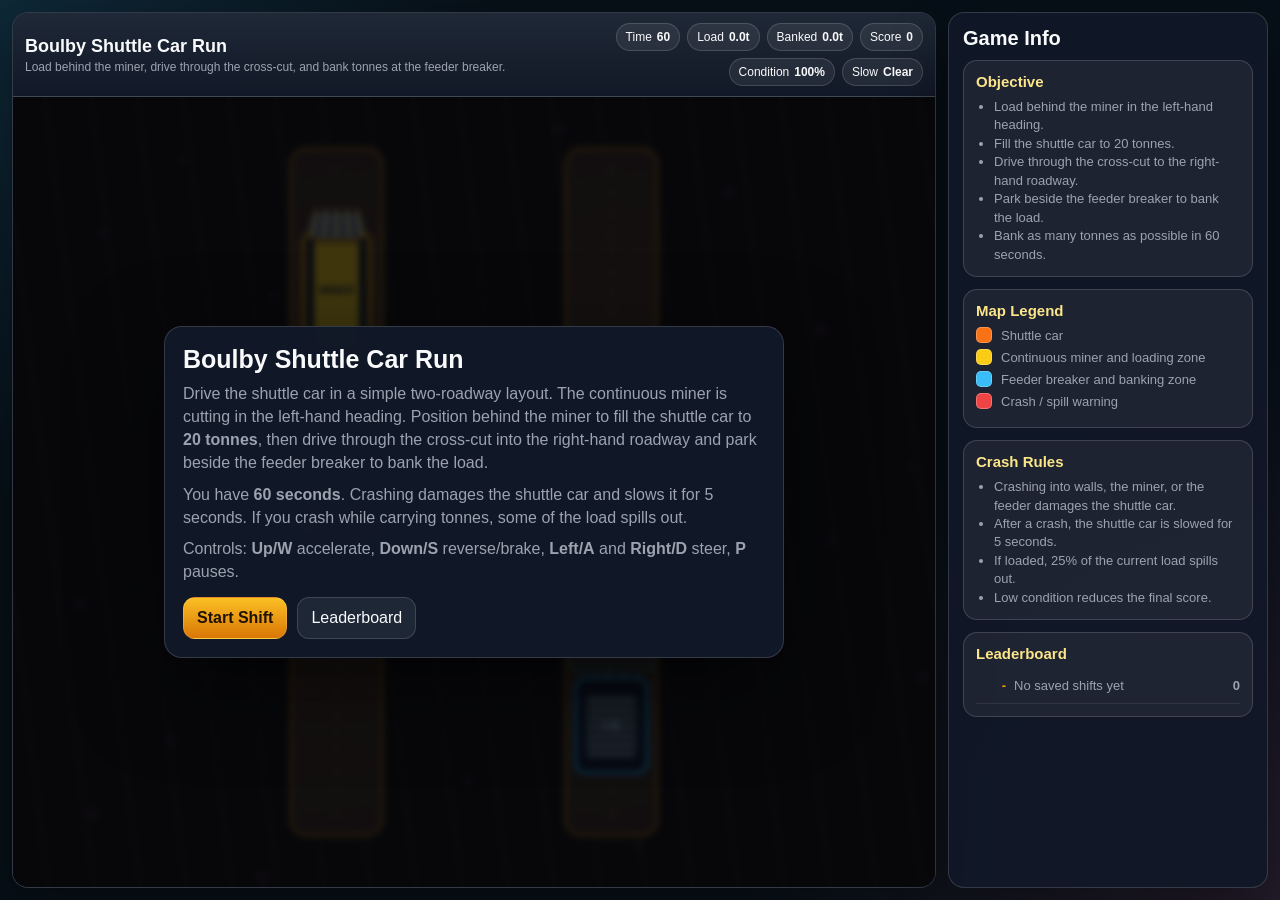
<file: boulby_shuttle_car_run.html>
<!DOCTYPE html>
<html lang="en">
<head>
<meta charset="UTF-8" />
<meta name="viewport" content="width=device-width, initial-scale=1.0, maximum-scale=1.0, user-scalable=no" />
<title>Boulby Shuttle Car Run</title>
<style>
:root{--bg:#071018;--panel:#111827;--panel2:#1f2937;--text:#f9fafb;--muted:#9ca3af;--line:rgba(255,255,255,.15);--gold:#f59e0b;--blue:#38bdf8;--green:#22c55e;--red:#ef4444;--pink:#f472b6;--road:#533620;--wall:#170d07}*{box-sizing:border-box}html,body{margin:0;min-height:100%;overflow:hidden;background:radial-gradient(circle at top left,rgba(56,189,248,.14),transparent 32%),radial-gradient(circle at bottom right,rgba(244,114,182,.12),transparent 35%),#071018;color:var(--text);font-family:Arial,Helvetica,sans-serif}button,input{font:inherit}button{min-height:42px;padding:10px 13px;border:1px solid var(--line);border-radius:12px;background:rgba(31,41,55,.95);color:var(--text);cursor:pointer}.primary{background:linear-gradient(180deg,#fbbf24,#d97706);color:#1f1300;font-weight:700}.danger{background:rgba(239,68,68,.22);border-color:rgba(239,68,68,.48);color:#fecaca}.app{width:100vw;height:100vh;padding:12px;display:grid;grid-template-columns:1fr 320px;gap:12px}.game,.side{background:rgba(17,24,39,.9);border:1px solid var(--line);border-radius:16px;box-shadow:0 20px 55px rgba(0,0,0,.38);overflow:hidden}.game{display:flex;flex-direction:column;min-width:0}.top{display:flex;align-items:center;justify-content:space-between;gap:10px;padding:10px 12px;background:linear-gradient(180deg,rgba(31,41,55,.96),rgba(17,24,39,.96));border-bottom:1px solid var(--line)}h1{font-size:18px;margin:0}.subtitle{font-size:12px;color:var(--muted);margin:3px 0 0;white-space:nowrap;overflow:hidden;text-overflow:ellipsis}.hud{display:flex;flex-wrap:wrap;justify-content:flex-end;gap:7px}.pill{display:inline-flex;gap:5px;align-items:center;white-space:nowrap;border:1px solid var(--line);background:rgba(255,255,255,.07);border-radius:999px;padding:6px 9px;font-size:12px}.pill strong{font-variant-numeric:tabular-nums}.wrap{position:relative;flex:1;min-height:0;background:#05070c}canvas{display:block;width:100%;height:100%;touch-action:none}.overlay{display:none;position:absolute;inset:0;z-index:8;align-items:center;justify-content:center;padding:16px;background:rgba(5,7,12,.76);backdrop-filter:blur(3px)}.show{display:flex}.modal{width:min(620px,100%);max-height:92%;overflow:auto;padding:18px;border:1px solid var(--line);border-radius:18px;background:rgba(17,24,39,.98);box-shadow:0 28px 85px rgba(0,0,0,.58)}.modal h2{margin:0 0 8px;font-size:25px}.modal p{color:var(--muted);line-height:1.45;margin:8px 0}.row{display:flex;flex-wrap:wrap;gap:10px;margin-top:14px}.namebox{display:grid;gap:7px;margin-top:12px}.namebox label{color:var(--muted);font-size:13px}.namebox input{width:100%;color:var(--text);background:rgba(255,255,255,.08);border:1px solid var(--line);border-radius:10px;padding:10px;text-transform:uppercase}.side{padding:14px;overflow:auto}.side h2{margin:0 0 10px;font-size:20px}.box{margin-bottom:12px;padding:12px;border:1px solid var(--line);border-radius:14px;background:rgba(255,255,255,.06)}.box h3{margin:0 0 8px;font-size:15px;color:#fde68a}.box p,.box li{color:var(--muted);font-size:13px;line-height:1.42}.box ul{padding-left:18px;margin:8px 0 0}.board{list-style:none;margin:0;padding:0}.board li{display:grid;grid-template-columns:30px 1fr auto;gap:8px;align-items:center;padding:7px 0;border-bottom:1px solid rgba(255,255,255,.08);font-size:13px}.rank{color:var(--gold);font-weight:700;text-align:right}.score{font-weight:700;font-variant-numeric:tabular-nums}.mobile{position:absolute;left:0;right:0;bottom:12px;z-index:5;display:none;justify-content:space-between;padding:0 14px;pointer-events:none}.cluster{display:flex;gap:9px;pointer-events:auto}.tbtn{width:58px;height:56px;display:grid;place-items:center;user-select:none;touch-action:none;font-size:21px;font-weight:700;color:#fff;border:1px solid rgba(255,255,255,.25);border-radius:18px;background:rgba(31,41,55,.78)}.tbtn.small{width:62px;font-size:13px}.legend{display:grid;grid-template-columns:18px 1fr;gap:7px;align-items:center;margin:6px 0;font-size:13px;color:var(--muted)}.sw{width:16px;height:16px;border-radius:5px;border:1px solid rgba(255,255,255,.25)}@media(max-width:940px){.app{grid-template-columns:1fr;height:100svh;padding:8px}.side{display:none}.top{align-items:flex-start;padding:8px}h1{font-size:15px}.subtitle{display:none}.hud{gap:5px}.pill{font-size:11px;padding:5px 7px}.mobile{display:flex}}@media(max-width:560px){.pill:nth-child(5),.pill:nth-child(6){display:none}.tbtn{width:51px;height:53px}.tbtn.small{width:57px}}
</style>
</head>
<body>
<div class="app">
<main class="game">
<header class="top"><div><h1>Boulby Shuttle Car Run</h1><p class="subtitle">Load behind the miner, drive through the cross-cut, and bank tonnes at the feeder breaker.</p></div><div class="hud"><div class="pill">Time <strong id="timeHud">60</strong></div><div class="pill">Load <strong id="loadHud">0.0t</strong></div><div class="pill">Banked <strong id="bankedHud">0.0t</strong></div><div class="pill">Score <strong id="scoreHud">0</strong></div><div class="pill">Condition <strong id="healthHud">100%</strong></div><div class="pill">Slow <strong id="slowHud">Clear</strong></div></div></header>
<section class="wrap" id="wrap"><canvas id="c"></canvas>
<div class="mobile"><div class="cluster"><div class="tbtn" id="leftBtn">◀</div><div class="tbtn" id="rightBtn">▶</div></div><div class="cluster"><div class="tbtn" id="upBtn">▲</div><div class="tbtn" id="downBtn">▼</div><div class="tbtn small" id="pauseBtnM">PAUSE</div></div></div>
<div class="overlay show" id="startOverlay"><div class="modal"><h2>Boulby Shuttle Car Run</h2><p>Drive the shuttle car in a simple two-roadway layout. The continuous miner is cutting in the left-hand heading. Position behind the miner to fill the shuttle car to <strong>20 tonnes</strong>, then drive through the cross-cut into the right-hand roadway and park beside the feeder breaker to bank the load.</p><p>You have <strong>60 seconds</strong>. Crashing damages the shuttle car and slows it for 5 seconds. If you crash while carrying tonnes, some of the load spills out.</p><p>Controls: <strong>Up/W</strong> accelerate, <strong>Down/S</strong> reverse/brake, <strong>Left/A</strong> and <strong>Right/D</strong> steer, <strong>P</strong> pauses.</p><div class="row"><button class="primary" id="startBtn">Start Shift</button><button id="openBoardBtn">Leaderboard</button></div></div></div>
<div class="overlay" id="pauseOverlay"><div class="modal"><h2>Paused</h2><p>The shift clock is stopped.</p><div class="row"><button class="primary" id="resumeBtn">Resume</button><button id="restartPauseBtn">Restart</button></div></div></div>
<div class="overlay" id="gameOverOverlay"><div class="modal"><h2>Shift Complete</h2><p id="summary">Final banked tonnes: 0.0</p><div class="namebox"><label for="playerName">Save this shift to the local leaderboard</label><input id="playerName" maxlength="14" placeholder="PLAYER" autocomplete="off" /></div><div class="row"><button class="primary" id="saveBtn">Save Score</button><button id="againBtn">Play Again</button><button id="boardAfterBtn">Leaderboard</button></div></div></div>
<div class="overlay" id="boardOverlay"><div class="modal"><h2>Local Leaderboard</h2><ol class="board" id="board1"></ol><div class="row"><button class="primary" id="closeBoardBtn">Close</button><button class="danger" id="clearBoardBtn">Clear Leaderboard</button></div></div></div>
</section></main>
<aside class="side"><h2>Game Info</h2><div class="box"><h3>Objective</h3><ul><li>Load behind the miner in the left-hand heading.</li><li>Fill the shuttle car to 20 tonnes.</li><li>Drive through the cross-cut to the right-hand roadway.</li><li>Park beside the feeder breaker to bank the load.</li><li>Bank as many tonnes as possible in 60 seconds.</li></ul></div><div class="box"><h3>Map Legend</h3><div class="legend"><span class="sw" style="background:#f97316"></span><span>Shuttle car</span></div><div class="legend"><span class="sw" style="background:#facc15"></span><span>Continuous miner and loading zone</span></div><div class="legend"><span class="sw" style="background:#38bdf8"></span><span>Feeder breaker and banking zone</span></div><div class="legend"><span class="sw" style="background:#ef4444"></span><span>Crash / spill warning</span></div></div><div class="box"><h3>Crash Rules</h3><ul><li>Crashing into walls, the miner, or the feeder damages the shuttle car.</li><li>After a crash, the shuttle car is slowed for 5 seconds.</li><li>If loaded, 25% of the current load spills out.</li><li>Low condition reduces the final score.</li></ul></div><div class="box"><h3>Leaderboard</h3><ol class="board" id="board2"></ol></div></aside>
</div>
<script>
(()=>{const canvas=document.getElementById('c'),ctx=canvas.getContext('2d'),wrap=document.getElementById('wrap');const $=id=>document.getElementById(id);const hud={time:$('timeHud'),load:$('loadHud'),banked:$('bankedHud'),score:$('scoreHud'),health:$('healthHud'),slow:$('slowHud')};const ov={start:$('startOverlay'),pause:$('pauseOverlay'),over:$('gameOverOverlay'),board:$('boardOverlay')};const store='boulbyShuttleCarRunLeaderboardV2';let W=900,H=600,dpr=1,last=0,state='start',game=null,saved=false;const keys={up:false,down:false,left:false,right:false};const L={leftX:-6,rightX:6,roadW:4,yMin:2,yMax:32,crossY:21,crossH:4,miner:{x:-6,y:8.2,w:3.1,h:5.2},load:{x:-6,y:12.8,w:3.4,h:3.2},feeder:{x:6,y:27.2,w:3.4,h:4.4},bank:{x:6,y:23.3,w:3.8,h:3.2},start:{x:-6,y:18.5,a:-Math.PI/2}};const V={w:1.5,h:2.9};function resize(){const r=wrap.getBoundingClientRect();W=Math.max(340,r.width|0);H=Math.max(270,r.height|0);dpr=Math.max(1,Math.min(2,devicePixelRatio||1));canvas.width=W*dpr;canvas.height=H*dpr;canvas.style.width=W+'px';canvas.style.height=H+'px';ctx.setTransform(dpr,0,0,dpr,0,0)}function S(){return Math.min(W/17.5,H/34.5)}function P(x,y){const s=S();return{x:W/2+x*s,y:H/2+(y-17)*s}}function RS(r){const a=P(r.x-r.w/2,r.y-r.h/2),b=P(r.x+r.w/2,r.y+r.h/2);return{x:a.x,y:a.y,w:b.x-a.x,h:b.y-a.y}}function rr(x,y,w,h,r){ctx.beginPath();r=Math.min(r,Math.abs(w)/2,Math.abs(h)/2);ctx.moveTo(x+r,y);ctx.arcTo(x+w,y,x+w,y+h,r);ctx.arcTo(x+w,y+h,x,y+h,r);ctx.arcTo(x,y+h,x,y,r);ctx.arcTo(x,y,x+w,y,r);ctx.closePath()}function clamp(v,a,b){return Math.max(a,Math.min(b,v))}function rand(a,b){return a+Math.random()*(b-a)}function ng(){return{time:60,elapsed:0,load:0,banked:0,score:0,health:100,slow:0,cool:0,msg:'',msgT:0,shake:0,parts:[],marks:[],car:{x:L.start.x,y:L.start.y,a:L.start.a,v:0}}}function start(){game=ng();saved=false;$('saveBtn').textContent='Save Score';hide();state='playing';last=performance.now();requestAnimationFrame(loop)}function hide(){Object.values(ov).forEach(o=>o.classList.remove('show'))}function pause(){if(state==='playing'){state='paused';ov.pause.classList.add('show')}else if(state==='paused'){ov.pause.classList.remove('show');state='playing';last=performance.now();requestAnimationFrame(loop)}}function end(){if(!game||state==='gameover')return;state='gameover';score();$('summary').textContent='Banked: '+game.banked.toFixed(1)+'t | Load remaining: '+game.load.toFixed(1)+'t | Condition: '+Math.round(game.health)+'% | Score: '+Math.floor(game.score).toLocaleString();$('playerName').value=localStorage.getItem('boulbyShuttleCarLastName')||'';ov.over.classList.add('show');renderBoard()}function update(dt){if(!game||state!=='playing')return;game.elapsed+=dt;game.time=Math.max(0,60-game.elapsed);if(game.time<=0){end();return}if(game.slow>0)game.slow=Math.max(0,game.slow-dt);if(game.cool>0)game.cool=Math.max(0,game.cool-dt);if(game.msgT>0)game.msgT=Math.max(0,game.msgT-dt);if(game.shake>0)game.shake=Math.max(0,game.shake-dt*16);car(dt);loadBank(dt);parts(dt);marks(dt);score();hudUpdate()}function car(dt){const c=game.car,old={x:c.x,y:c.y,a:c.a,v:c.v};const sf=game.slow>0?.48:1,maxF=6.2*sf,maxR=-2.7*sf,acc=8.2*sf,br=9.4*sf,fr=3.2,tr=2.75;if(keys.up)c.v+=acc*dt;if(keys.down)c.v-=br*dt;if(!keys.up&&!keys.down){if(c.v>0)c.v=Math.max(0,c.v-fr*dt);if(c.v<0)c.v=Math.min(0,c.v+fr*dt)}c.v=clamp(c.v,maxR,maxF);const pwr=clamp(Math.abs(c.v)/2.8,.25,1),dir=c.v>=0?1:-1;if(keys.left)c.a-=tr*pwr*dir*dt;if(keys.right)c.a+=tr*pwr*dir*dt;c.x+=Math.sin(c.a)*c.v*dt;c.y-=Math.cos(c.a)*c.v*dt;if(!inRoad(c)||hitObs(c)){c.x=old.x;c.y=old.y;c.a=old.a;c.v=-old.v*.2;crash(inRoad(c)?'Collision':'Roadway wall')}if(Math.abs(c.v)>1.8&&Math.random()<.65){const p=P(c.x,c.y);game.marks.push({x:p.x,y:p.y,a:c.a,life:.8})}}function corners(c){const hw=V.w/2,hh=V.h/2,s=Math.sin(c.a),co=Math.cos(c.a);return[[-hw,-hh],[hw,-hh],[hw,hh],[-hw,hh]].map(q=>({x:c.x+q[0]*co+q[1]*s,y:c.y-q[0]*s+q[1]*co}))}function inRoad(c){return corners(c).every(p=>pointRoad(p.x,p.y))}function pointRoad(x,y){const lr=x>=L.leftX-L.roadW/2&&x<=L.leftX+L.roadW/2&&y>=L.yMin&&y<=L.yMax,rr=x>=L.rightX-L.roadW/2&&x<=L.rightX+L.roadW/2&&y>=L.yMin&&y<=L.yMax,cc=x>=L.leftX-L.roadW/2&&x<=L.rightX+L.roadW/2&&y>=L.crossY-L.crossH/2&&y<=L.crossY+L.crossH/2;return lr||rr||cc}function hitObs(c){const f={x:c.x+Math.sin(c.a)*V.h*.42,y:c.y-Math.cos(c.a)*V.h*.42},r={x:c.x-Math.sin(c.a)*V.h*.42,y:c.y+Math.cos(c.a)*V.h*.42};return inRect(f,L.miner)||inRect(r,L.miner)||inRect(f,L.feeder)||inRect(r,L.feeder)}function inRect(p,r){return p.x>=r.x-r.w/2&&p.x<=r.x+r.w/2&&p.y>=r.y-r.h/2&&p.y<=r.y+r.h/2}function carZone(z){const c=game.car;return c.x>=z.x-z.w/2&&c.x<=z.x+z.w/2&&c.y>=z.y-z.h/2&&c.y<=z.y+z.h/2}function loadBank(dt){if(carZone(L.load)&&Math.abs(game.car.v)<1.25&&game.load<20){game.load+=Math.min(20-game.load,8.5*dt);game.msg='Loading polyhalite';game.msgT=.22;if(Math.random()<.25){const p=P(L.load.x+rand(-.6,.6),L.load.y+rand(-.5,.5));makeParts(p.x,p.y,'#f472b6',3)}}if(carZone(L.bank)&&Math.abs(game.car.v)<1.1&&game.load>0){const a=Math.min(game.load,16*dt);game.load-=a;game.banked+=a;game.msg='Banking at feeder breaker';game.msgT=.22;if(game.load<=.02){game.load=0;game.msg='Load banked';game.msgT=.9;const p=P(L.feeder.x,L.feeder.y);makeParts(p.x,p.y-25,'#38bdf8',18)}}}function crash(reason){if(game.cool>0)return;game.cool=.75;game.slow=5;game.health=Math.max(0,game.health-8);game.shake=8;let spill=0;if(game.load>0){spill=Math.min(game.load,Math.max(1.2,game.load*.25));game.load-=spill}game.msg=spill>0?reason+' - spilled '+spill.toFixed(1)+'t':reason+' - slowed 5s';game.msgT=1.25;const p=P(game.car.x,game.car.y);makeParts(p.x,p.y,spill>0?'#f472b6':'#ef4444',spill>0?26:18)}function makeParts(x,y,col,n){for(let i=0;i<n;i++)game.parts.push({x,y,vx:rand(-95,95),vy:rand(-110,70),s:rand(3,7),col,life:rand(.35,.9),max:.9})}function parts(dt){game.parts.forEach(p=>{p.life-=dt;p.x+=p.vx*dt;p.y+=p.vy*dt;p.vy+=180*dt});game.parts=game.parts.filter(p=>p.life>0)}function marks(dt){game.marks.forEach(m=>m.life-=dt);game.marks=game.marks.filter(m=>m.life>0)}function score(){const cf=.75+(game.health/100)*.25;game.score=Math.max(0,(game.banked*100+game.load*12+game.time*3)*cf)}function draw(){ctx.clearRect(0,0,W,H);if(!game){drawStart();return}let ox=0,oy=0;if(game.shake>0){ox=rand(-game.shake,game.shake);oy=rand(-game.shake,game.shake)}ctx.save();ctx.translate(ox,oy);bg();roads();zones();feeder();miner();drawMarks();shuttle();drawParts();labels();message();ctx.restore()}function drawStart(){bg();roads();zones();feeder();miner();const old=game;game={car:{x:L.start.x,y:L.start.y,a:L.start.a,v:0},load:0,slow:0,marks:[],parts:[]};shuttle();game=old;ctx.fillStyle='rgba(255,255,255,.08)';ctx.font='700 34px Arial';ctx.textAlign='center';ctx.fillText('BOULBY SHUTTLE CAR RUN',W/2,H*.42)}function bg(){ctx.fillStyle='#130b07';ctx.fillRect(0,0,W,H);ctx.save();ctx.globalAlpha=.22;ctx.strokeStyle='#6b3f23';ctx.lineWidth=2;for(let x=-60;x<W+80;x+=46){ctx.beginPath();ctx.moveTo(x,0);ctx.lineTo(x+95,H);ctx.stroke()}ctx.globalAlpha=.12;ctx.fillStyle='#f472b6';for(let i=0;i<24;i++){ctx.beginPath();ctx.arc((i*91)%W,(i*137)%H,3+i%4,0,Math.PI*2);ctx.fill()}ctx.restore()}function roadRect(r){const sr=RS(r);const g=ctx.createLinearGradient(sr.x,sr.y,sr.x+sr.w,sr.y+sr.h);g.addColorStop(0,'#3d2819');g.addColorStop(.5,'#5a3a22');g.addColorStop(1,'#3d2819');ctx.fillStyle=g;rr(sr.x,sr.y,sr.w,sr.h,16);ctx.fill();ctx.strokeStyle='rgba(245,158,11,.54)';ctx.lineWidth=3;ctx.stroke()}function roads(){roadRect({x:L.leftX,y:(L.yMin+L.yMax)/2,w:L.roadW,h:L.yMax-L.yMin});roadRect({x:L.rightX,y:(L.yMin+L.yMax)/2,w:L.roadW,h:L.yMax-L.yMin});roadRect({x:0,y:L.crossY,w:Math.abs(L.rightX-L.leftX)+L.roadW,h:L.crossH});ctx.save();ctx.strokeStyle='rgba(255,255,255,.12)';ctx.lineWidth=2;ctx.setLineDash([10,10]);let a=P(L.leftX,L.yMin+.8),b=P(L.leftX,L.yMax-.8),c=P(L.rightX,L.yMin+.8),d=P(L.rightX,L.yMax-.8),e=P(L.leftX,L.crossY),f=P(L.rightX,L.crossY);ctx.beginPath();ctx.moveTo(a.x,a.y);ctx.lineTo(b.x,b.y);ctx.moveTo(c.x,c.y);ctx.lineTo(d.x,d.y);ctx.moveTo(e.x,e.y);ctx.lineTo(f.x,f.y);ctx.stroke();ctx.restore()}function zones(){zone(L.load,'rgba(250,204,21,.13)','rgba(250,204,21,.7)','LOAD 20t');zone(L.bank,'rgba(56,189,248,.13)','rgba(56,189,248,.7)','BANK')}function zone(z,fill,stroke,text){const r=RS(z);ctx.save();ctx.fillStyle=fill;ctx.strokeStyle=stroke;ctx.lineWidth=2;ctx.setLineDash([8,7]);rr(r.x,r.y,r.w,r.h,12);ctx.fill();ctx.stroke();ctx.setLineDash([]);ctx.fillStyle=stroke;ctx.font='700 12px Arial';ctx.textAlign='center';ctx.fillText(text,r.x+r.w/2,r.y+r.h/2+4);ctx.restore()}function miner(){const r=RS(L.miner);ctx.save();ctx.fillStyle='#ca8a04';rr(r.x,r.y,r.w,r.h,12);ctx.fill();ctx.fillStyle='#facc15';rr(r.x+r.w*.13,r.y+r.h*.12,r.w*.74,r.h*.74,8);ctx.fill();ctx.fillStyle='#111827';ctx.fillRect(r.x+5,r.y+7,8,r.h-14);ctx.fillRect(r.x+r.w-13,r.y+7,8,r.h-14);ctx.fillStyle='#6b7280';rr(r.x+r.w*.12,r.y-18,r.w*.76,26,12);ctx.fill();ctx.strokeStyle='#fde68a';ctx.lineWidth=3;for(let i=0;i<5;i++){let x=r.x+r.w*(.22+i*.14);ctx.beginPath();ctx.moveTo(x,r.y-22);ctx.lineTo(x+(i-2)*3,r.y+6);ctx.stroke()}ctx.fillStyle='#111827';ctx.font='700 11px Arial';ctx.textAlign='center';ctx.fillText('MINER',r.x+r.w/2,r.y+r.h/2+4);ctx.restore()}function feeder(){const r=RS(L.feeder);ctx.save();ctx.fillStyle='#0f172a';rr(r.x,r.y,r.w,r.h,12);ctx.fill();ctx.strokeStyle='#38bdf8';ctx.lineWidth=3;rr(r.x+3,r.y+3,r.w-6,r.h-6,10);ctx.stroke();ctx.fillStyle='#334155';rr(r.x+r.w*.16,r.y+r.h*.18,r.w*.68,r.h*.64,8);ctx.fill();ctx.strokeStyle='#e0f2fe';ctx.lineWidth=2;for(let y=r.y+r.h*.25;y<r.y+r.h*.8;y+=9){ctx.beginPath();ctx.moveTo(r.x+r.w*.2,y);ctx.lineTo(r.x+r.w*.8,y);ctx.stroke()}ctx.fillStyle='#bae6fd';ctx.font='700 11px Arial';ctx.textAlign='center';ctx.fillText('F/B',r.x+r.w/2,r.y+r.h/2+4);ctx.restore()}function drawMarks(){ctx.save();for(const m of game.marks){ctx.globalAlpha=Math.max(0,m.life*.25);ctx.translate(m.x,m.y);ctx.rotate(m.a);ctx.fillStyle='#020617';ctx.fillRect(-13,-17,4,34);ctx.fillRect(9,-17,4,34);ctx.setTransform(dpr,0,0,dpr,0,0)}ctx.restore()}function shuttle(){const c=game.car,s=S(),p=P(c.x,c.y),w=V.w*s,h=V.h*s;ctx.save();ctx.translate(p.x,p.y);ctx.rotate(c.a);ctx.fillStyle='rgba(0,0,0,.32)';ctx.beginPath();ctx.ellipse(0,4,w*.62,h*.58,0,0,Math.PI*2);ctx.fill();ctx.fillStyle=game.slow>0?'#92400e':'#ea580c';rr(-w/2,-h/2,w,h,10);ctx.fill();ctx.fillStyle='#f97316';rr(-w/2+6,-h/2+9,w-12,h-18,8);ctx.fill();let pct=clamp(game.load/20,0,1);if(pct>0){ctx.fillStyle='#f472b6';rr(-w*.32,-h*.18,w*.64,h*.42*pct,5);ctx.fill();ctx.fillStyle='rgba(255,255,255,.6)';ctx.font='700 10px Arial';ctx.textAlign='center';ctx.fillText(game.load.toFixed(1)+'t',0,2)}ctx.fillStyle='#111827';ctx.fillRect(-w/2-5,-h/2+10,7,h-20);ctx.fillRect(w/2-2,-h/2+10,7,h-20);ctx.fillStyle='#fde68a';ctx.beginPath();ctx.moveTo(0,-h/2-7);ctx.lineTo(-8,-h/2+10);ctx.lineTo(8,-h/2+10);ctx.closePath();ctx.fill();ctx.restore()}function drawParts(){for(const p of game.parts){ctx.save();ctx.globalAlpha=Math.max(0,Math.min(1,p.life/p.max));ctx.fillStyle=p.col;ctx.fillRect(p.x,p.y,p.s,p.s);ctx.restore()}}function labels(){ctx.save();ctx.fillStyle='rgba(17,24,39,.84)';rr(12,12,250,58,13);ctx.fill();ctx.strokeStyle='rgba(255,255,255,.16)';ctx.stroke();ctx.fillStyle='#fde68a';ctx.font='700 14px Arial';ctx.textAlign='left';ctx.fillText('Load at miner → bank at feeder',24,35);ctx.fillStyle=game.slow>0?'#fecaca':'#bbf7d0';ctx.font='12px Arial';ctx.fillText(game.slow>0?'Slowdown: '+game.slow.toFixed(1)+'s':'No slowdown',24,55);ctx.fillStyle='rgba(255,255,255,.8)';ctx.font='700 12px Arial';ctx.textAlign='center';let a=P(L.miner.x,L.miner.y-3.6),b=P(L.feeder.x,L.feeder.y+3.3),c=P(0,L.crossY+2.8);ctx.fillText('LEFT-HAND HEADING',a.x,a.y);ctx.fillText('RIGHT-HAND ROADWAY',b.x,b.y);ctx.fillText('CROSS-CUT',c.x,c.y);ctx.restore()}function message(){if(!game.msg||game.msgT<=0)return;ctx.save();ctx.font='700 20px Arial';ctx.textAlign='center';let w=Math.min(W-36,ctx.measureText(game.msg).width+44);ctx.fillStyle='rgba(17,24,39,.92)';rr(W/2-w/2,74,w,48,15);ctx.fill();ctx.strokeStyle='rgba(255,255,255,.22)';ctx.stroke();ctx.fillStyle='#fff';ctx.fillText(game.msg,W/2,104);ctx.restore()}function hudUpdate(){if(!game){hud.time.textContent='60';hud.load.textContent='0.0t';hud.banked.textContent='0.0t';hud.score.textContent='0';hud.health.textContent='100%';hud.slow.textContent='Clear';return}hud.time.textContent=Math.ceil(game.time);hud.load.textContent=game.load.toFixed(1)+'t';hud.banked.textContent=game.banked.toFixed(1)+'t';hud.score.textContent=Math.floor(game.score).toLocaleString();hud.health.textContent=Math.round(game.health)+'%';hud.slow.textContent=game.slow>0?game.slow.toFixed(1)+'s':'Clear'}function loop(now){if(state!=='playing'){draw();return}const dt=Math.min(.033,(now-last)/1000||0);last=now;update(dt);draw();if(state==='playing')requestAnimationFrame(loop)}function board(){try{return JSON.parse(localStorage.getItem(store)||'[]')}catch{return[]}}function saveBoard(a){localStorage.setItem(store,JSON.stringify(a.slice(0,10)))}function cleanName(v){return String(v||'PLAYER').trim().toUpperCase().replace(/[^A-Z0-9 _.-]/g,'').slice(0,14)||'PLAYER'}function addScore(){if(!game||saved)return;const name=cleanName($('playerName').value),a=board();a.push({name,score:Math.floor(game.score),banked:+game.banked.toFixed(1),load:+game.load.toFixed(1),health:Math.round(game.health),date:new Date().toISOString()});a.sort((x,y)=>y.score-x.score);saveBoard(a);localStorage.setItem('boulbyShuttleCarLastName',name);saved=true;$('saveBtn').textContent='Score Saved';renderBoard()}function renderBoard(){const a=board();function into(el){el.innerHTML='';if(!a.length){el.innerHTML='<li><span class="rank">-</span><span>No saved shifts yet</span><span class="score">0</span></li>';return}a.slice(0,10).forEach((e,i)=>{const li=document.createElement('li');li.innerHTML='<span class="rank">#'+(i+1)+'</span><span>'+e.name+' · '+(+e.banked||0).toFixed(1)+'t · '+(e.health||0)+'%</span><span class="score">'+(+e.score||0).toLocaleString()+'</span>';el.appendChild(li)})}into($('board1'));into($('board2'))}function hold(el,k){const d=e=>{e.preventDefault();keys[k]=true},u=e=>{e.preventDefault();keys[k]=false};el.addEventListener('pointerdown',d);el.addEventListener('pointerup',u);el.addEventListener('pointercancel',u);el.addEventListener('pointerleave',u)}window.addEventListener('resize',()=>{resize();draw()});window.addEventListener('keydown',e=>{if(e.code==='ArrowUp'||e.code==='KeyW')keys.up=true;if(e.code==='ArrowDown'||e.code==='KeyS')keys.down=true;if(e.code==='ArrowLeft'||e.code==='KeyA')keys.left=true;if(e.code==='ArrowRight'||e.code==='KeyD')keys.right=true;if(e.code==='KeyP')pause();if(['ArrowUp','ArrowDown','ArrowLeft','ArrowRight','Space'].includes(e.code))e.preventDefault()});window.addEventListener('keyup',e=>{if(e.code==='ArrowUp'||e.code==='KeyW')keys.up=false;if(e.code==='ArrowDown'||e.code==='KeyS')keys.down=false;if(e.code==='ArrowLeft'||e.code==='KeyA')keys.left=false;if(e.code==='ArrowRight'||e.code==='KeyD')keys.right=false});$('startBtn').onclick=start;$('againBtn').onclick=start;$('restartPauseBtn').onclick=start;$('resumeBtn').onclick=pause;$('openBoardBtn').onclick=()=>{renderBoard();ov.board.classList.add('show')};$('boardAfterBtn').onclick=()=>{renderBoard();ov.board.classList.add('show')};$('closeBoardBtn').onclick=()=>ov.board.classList.remove('show');$('clearBoardBtn').onclick=()=>{if(confirm('Clear the local leaderboard for this browser?')){localStorage.removeItem(store);renderBoard()}};$('saveBtn').onclick=addScore;hold(upBtn,'up');hold(downBtn,'down');hold(leftBtn,'left');hold(rightBtn,'right');pauseBtnM.onclick=pause;resize();renderBoard();hudUpdate();draw()})();
</script>
</body>
</html>
</file>
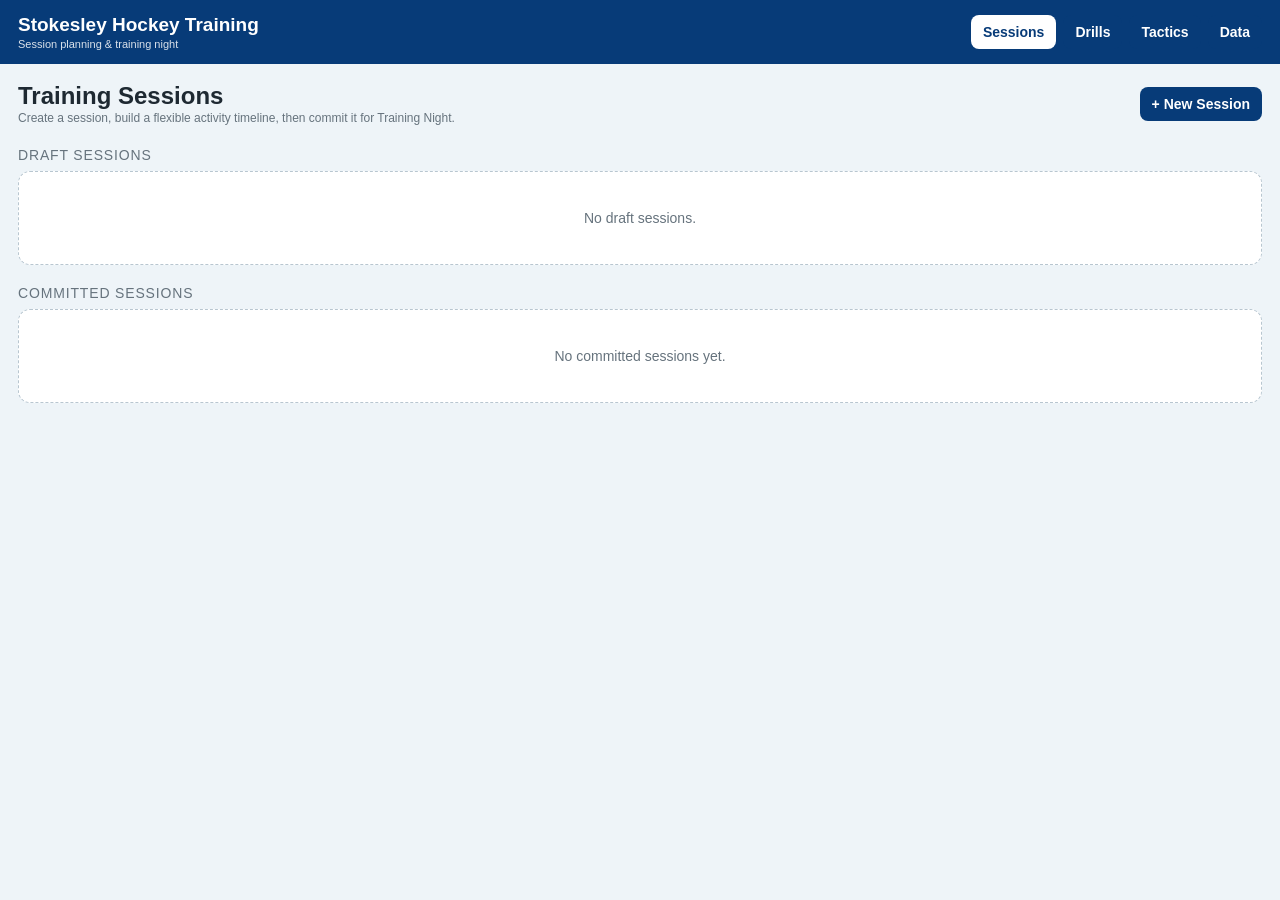
<file: Hockey/training-planner.html>
<!DOCTYPE html>
<html lang="en"><head><meta charset="UTF-8"><meta name="viewport" content="width=device-width,initial-scale=1.0">
<title>Stokesley Hockey Training Planner v8.3</title>
<style>
:root{--navy:#073b78;--blue:#0d6fb8;--bg:#eef4f8;--card:#fff;--border:#d8e2e9;--text:#1e2932;--muted:#66737d;--good:#147346;--warn:#a76300;--danger:#a32020;--yellow:#ffd400;--red:#d71920;--astro:#1379c4}
*{box-sizing:border-box}body{margin:0;font-family:Arial,Helvetica,sans-serif;background:var(--bg);color:var(--text);font-size:14px}button,input,select,textarea{font:inherit}button{cursor:pointer;border:0;border-radius:8px;background:var(--navy);color:#fff;font-weight:700;padding:9px 12px}button:hover{background:#095b98}button:disabled{cursor:default;opacity:.9}button.secondary{background:#5b6670}button.ghost{background:#e8f2f8;color:var(--navy)}button.danger{background:var(--danger)}button.good{background:var(--good)}button.small{padding:5px 8px;font-size:12px}input,select,textarea{width:100%;padding:8px;border:1px solid #b9c6cf;border-radius:7px;background:#fff}textarea{min-height:78px;resize:vertical}label{display:block;font-size:12px;font-weight:700;margin:9px 0 4px}.hidden{display:none!important}.meta{font-size:12px;color:var(--muted);line-height:1.4}.buttons{display:flex;gap:8px;flex-wrap:wrap}.tag{display:inline-block;padding:3px 7px;margin:2px;border-radius:999px;background:#e8f2f8;color:var(--navy);font-size:11px}.tag.primary{background:#eaf7ef;color:#12633d}.tag.gk{background:#fff4c7;color:#5d4b00}
header{height:64px;background:var(--navy);color:#fff;display:flex;align-items:center;justify-content:space-between;padding:0 18px;position:sticky;top:0;z-index:30}.brand h1{font-size:19px;margin:0}.brand .sub{font-size:11px;opacity:.85;margin-top:2px}.topnav{display:flex;gap:7px}.topnav button.active{background:#fff;color:var(--navy)}
.page{padding:18px;max-width:1440px;margin:0 auto}.home-head{display:flex;justify-content:space-between;align-items:center;gap:12px;margin-bottom:18px}.home-head h2{font-size:24px;margin:0}.section-title{font-size:14px;text-transform:uppercase;letter-spacing:.06em;color:var(--muted);margin:20px 0 8px}.session-list{display:grid;grid-template-columns:repeat(auto-fit,minmax(300px,1fr));gap:12px}.session-card{background:#fff;border:1px solid var(--border);border-radius:12px;padding:14px;box-shadow:0 2px 7px rgba(0,0,0,.05)}.session-card h3{margin:0 0 5px;font-size:17px}.status{display:inline-block;font-size:11px;font-weight:800;padding:4px 8px;border-radius:999px}.status.draft{background:#fff1cc;color:#744d00}.status.committed{background:#e5f5ec;color:#12633d}.progress{height:7px;background:#e5ebef;border-radius:99px;overflow:hidden;margin:10px 0}.progress span{height:100%;display:block;background:var(--blue)}.empty-state{background:#fff;border:1px dashed #b8c6d0;border-radius:12px;padding:38px;text-align:center;color:var(--muted)}
.builder{display:grid;grid-template-columns:330px minmax(0,1fr);gap:14px;max-width:none;padding:14px}.sidebar{background:#fff;border-radius:12px;box-shadow:0 2px 8px rgba(0,0,0,.07);overflow:hidden;align-self:start;position:sticky;top:78px;max-height:calc(100vh - 94px);display:flex;flex-direction:column}.session-mini{padding:14px;border-bottom:1px solid var(--border)}.session-mini h2{margin:0 0 4px;font-size:17px}.timeline{overflow:auto;padding:8px}.tl-row{border-radius:10px;padding:10px 10px;margin-bottom:7px;border:1px solid var(--border);cursor:pointer;position:relative;transition:background .15s,border-color .15s,box-shadow .15s}.tl-row:hover{background:#f3f8fb}.tl-row.active{background:#e8f2f8;border-color:#9fc6e1;box-shadow:0 1px 5px rgba(7,59,120,.08)}.tl-row.complete{border-left:5px solid var(--good)}.tl-row.pending{border-left:5px solid #d89b16}.tl-top{display:flex;gap:8px;align-items:flex-start;padding-right:38px}.tl-time{font-size:11px;font-weight:800;color:var(--navy);width:70px;flex:0 0 70px}.tl-name{font-weight:700;line-height:1.25}.tl-status-icon{position:absolute;right:10px;top:9px;width:28px;height:28px;border-radius:50%;display:flex;align-items:center;justify-content:center;font-size:20px;font-weight:900;line-height:1}.tl-status-icon.complete{background:#e5f5ec;color:var(--good)}.tl-status-icon.pending{background:#fff2cf;color:#996500}.slot-line{display:flex;align-items:center;gap:6px;margin:5px 38px 0 78px;font-size:11px;color:var(--muted)}.slot-line.assigned{color:var(--text);font-weight:700}.slot-dot{width:8px;height:8px;border-radius:50%;background:#d89b16;flex:none}.slot-dot.done{background:var(--good)}.sidebar-foot{padding:10px;border-top:1px solid var(--border);background:#fafcfd}.sidebar-foot button{width:100%;margin-top:6px}
.workspace{background:#fff;border-radius:12px;box-shadow:0 2px 8px rgba(0,0,0,.07);min-height:calc(100vh - 92px);padding:18px}.workspace-head{display:flex;justify-content:space-between;align-items:flex-start;gap:12px;border-bottom:1px solid var(--border);padding-bottom:12px;margin-bottom:14px}.workspace h2{font-size:23px;margin:0 0 4px}.filterbar{display:grid;grid-template-columns:minmax(220px,1fr) 220px auto;gap:8px;align-items:end;margin-bottom:14px}.filterbar label{margin-top:0}.drill-grid{display:grid;grid-template-columns:repeat(auto-fill,minmax(420px,1fr));gap:10px}.drill-card{border:1px solid var(--border);border-radius:10px;padding:10px;background:#fff;display:grid;grid-template-columns:180px minmax(0,1fr);gap:12px;min-height:130px;transition:opacity .15s,border-color .15s,box-shadow .15s,transform .15s}.drill-card[draggable=true]{cursor:grab}.drill-card h3{margin:0 0 5px;font-size:16px}.drill-card p{font-size:13px;line-height:1.35;margin:7px 0}.drill-card .buttons{margin-top:8px}.drill-card.assigned{border:3px solid var(--navy);box-shadow:0 3px 12px rgba(7,59,120,.16);transform:translateY(-1px)}.drill-card.assigned .assigned-badge{display:inline-block}.assigned-badge{display:none;background:var(--navy);color:#fff;font-size:11px;font-weight:800;border-radius:999px;padding:4px 8px;margin-bottom:5px}.picker-grid.has-assigned .drill-card:not(.assigned){opacity:.68}.picker-grid.has-assigned .drill-card:not(.assigned):hover{opacity:1}.card-diagram{align-self:start;background:#0b5f9e;border-radius:8px;padding:4px;overflow:hidden}.card-diagram .pitchsvg{margin:0;border-radius:6px}.card-body{min-width:0;display:flex;flex-direction:column}.card-body .buttons{margin-top:auto}.overview-grid{display:grid;grid-template-columns:repeat(3,1fr);gap:10px}.overview-grid.two{grid-template-columns:repeat(2,1fr)}.assigned-card{border:1px solid var(--border);border-radius:10px;padding:12px;background:#fbfdfe;min-height:150px}.assigned-card.empty{border-style:dashed;color:var(--muted)}.assigned-card h3{margin:0 0 6px}.drop-target.dragover{outline:3px solid #79add1;background:#eef8ff}.locked-banner{background:#e8f5ed;border:1px solid #b9dcc8;border-radius:9px;padding:10px;margin-bottom:12px;color:#125f39}.note{padding:9px;border-radius:8px;background:#f5f9fb;border:1px dashed #bdcad3}.row{display:grid;grid-template-columns:1fr 1fr;gap:10px}
.modal{position:fixed;inset:0;background:rgba(0,0,0,.58);z-index:60;display:flex;align-items:flex-start;justify-content:center;padding:26px 10px;overflow:auto}.modal-content{background:#fff;width:min(980px,100%);border-radius:13px;padding:17px;box-shadow:0 15px 40px rgba(0,0,0,.28)}.modal-content.narrow{max-width:620px}.close-row{display:flex;justify-content:space-between;align-items:center;gap:10px;margin-bottom:8px}.close-row h2{margin:0}.lookup-box{display:flex;flex-wrap:wrap;gap:6px;margin-top:5px}.checkpill{display:flex;align-items:center;gap:5px;border:1px solid #c2d0d9;border-radius:999px;padding:5px 8px;background:#f8fbfd;font-size:12px}.checkpill input{width:auto}.diagram-wrap{background:#0b5f9e;border-radius:9px;padding:5px;margin:7px 0}.pitchsvg{width:100%;height:auto;display:block;background:var(--astro);border-radius:8px;border:1px solid #0a528c}.diagram-editor{display:grid;grid-template-columns:minmax(0,1fr) 300px;gap:12px;min-height:0;height:100%}.canvasbox{background:#0b5f9e;border-radius:10px;padding:8px;min-height:0;display:flex;align-items:center;justify-content:center;overflow:hidden}.diagram-editor svg{width:100%;height:100%;max-width:100%;max-height:100%;touch-action:none}.toolbox{display:flex;gap:5px;flex-wrap:wrap}.toolbox button{padding:6px 8px}#diagramModal.modal{padding:0;align-items:stretch;overflow:hidden}#diagramModal .modal-content{width:100vw;height:100vh;max-width:none;border-radius:0;padding:12px;display:grid;grid-template-rows:auto minmax(0,1fr);overflow:hidden}#diagramModal .close-row{margin-bottom:8px}#diagramModal .diagram-editor>div:last-child{overflow:auto;padding:2px 4px 2px 0}
.pitch-view-controls{border:1px solid var(--border);border-radius:9px;padding:8px;background:#f7fbff;margin-bottom:8px}.pitch-preset-row{display:flex;gap:5px;flex-wrap:wrap}.pitch-preset-row button{background:#e8f2f8;color:var(--navy);border:1px solid #bdd3e3;padding:6px 8px}.pitch-preset-row button.active{background:var(--navy);color:#fff;border-color:var(--navy)}.marking-checks{display:grid;grid-template-columns:1fr 1fr;gap:5px;margin-top:8px}.marking-checks label{margin:0;display:flex;align-items:center;gap:6px;font-weight:600}.marking-checks input{width:auto;margin:0}.assigned-card .assigned-diagram{margin:10px 0}.assigned-card .assigned-diagram .pitchsvg{max-height:280px}.assigned-card .buttons{margin-top:10px}

.pitch-mode{position:fixed;inset:0;background:#eaf3f9;z-index:80;display:grid;grid-template-rows:auto minmax(0,1fr) auto;padding:8px;overflow:hidden}.pitch-head,.pitch-foot{background:#fff;border-radius:10px;padding:8px 10px;display:flex;justify-content:space-between;align-items:center;gap:8px;min-height:0}.pitch-main{min-height:0;overflow:hidden;padding:8px 0}.training-grid{display:grid;grid-template-columns:repeat(3,minmax(0,1fr));gap:8px;height:100%;min-height:0}.training-grid.two{grid-template-columns:repeat(2,minmax(0,1fr))}.training-card{background:#fff;border-radius:11px;padding:10px;min-width:0;min-height:0;overflow:hidden}.training-card h2{margin:0 0 4px;font-size:clamp(15px,1.55vw,22px);line-height:1.12}.training-card h3{font-size:clamp(12px,1.05vw,16px);margin:6px 0 2px}.training-card p,.training-card li{font-size:clamp(11px,.92vw,14px);line-height:1.25}.training-card p{margin:5px 0}.training-card ul{margin:3px 0 3px 18px;padding:0}.training-grid .training-card{display:flex;flex-direction:column}.training-grid .training-card .diagram-wrap{margin:5px 0;flex:0 1 auto}.training-grid .training-card .pitchsvg{max-height:23vh}.training-single{height:100%;display:grid;grid-template-columns:minmax(0,56%) minmax(0,44%);gap:8px;min-height:0}.training-single-diagram{background:#fff;border-radius:11px;padding:8px;min-height:0;display:flex;align-items:center;justify-content:center;overflow:hidden}.training-single-diagram .diagram-wrap{width:100%;height:100%;margin:0;display:flex;align-items:center;justify-content:center;cursor:zoom-in}.training-single-diagram .pitchsvg{width:100%;height:100%;max-width:100%;max-height:100%;object-fit:contain}.training-single-info{background:#fff;border-radius:11px;padding:10px 12px;min-height:0;overflow:hidden;display:flex;flex-direction:column}.training-single-info h2{font-size:clamp(18px,2vw,28px);margin:0 0 4px;line-height:1.08}.training-single-info h3{font-size:clamp(13px,1.15vw,17px);margin:6px 0 2px}.training-single-info p,.training-single-info li{font-size:clamp(11px,1vw,15px);line-height:1.22}.training-single-info p{margin:4px 0}.training-single-info ul{margin:2px 0 2px 18px;padding:0}.training-single-info .rating-row{margin-top:auto}.time-pill{font-weight:800;background:#e8f2f8;color:var(--navy);border-radius:999px;padding:7px 12px}.rating-row{display:flex;gap:3px;flex-wrap:nowrap;align-items:center;margin-top:6px}.rating-row strong{font-size:11px}.rating-row button{min-width:25px;padding:4px 5px;background:#e8f2f8;color:var(--navy);border:1px solid #b8d3e8;font-size:11px}.rating-row button.selected{background:var(--yellow);color:#111}.training-diagram-click{cursor:zoom-in}.diagram-fullscreen{position:fixed;inset:0;z-index:120;background:rgba(0,0,0,.94);display:grid;grid-template-rows:auto minmax(0,1fr);padding:10px}.diagram-fullscreen-head{display:flex;justify-content:space-between;align-items:center;color:#fff;padding:2px 4px 8px}.diagram-fullscreen-head h2{margin:0;font-size:18px}.diagram-fullscreen-body{min-height:0;display:flex;align-items:center;justify-content:center}.diagram-fullscreen-body .diagram-wrap{width:100%;height:100%;margin:0;display:flex;align-items:center;justify-content:center;background:transparent}.diagram-fullscreen-body .pitchsvg{width:100%;height:100%;max-height:100%;object-fit:contain;border:0}
@media(max-width:900px){.builder{grid-template-columns:1fr}.sidebar{position:static;max-height:none}.timeline{max-height:330px}.overview-grid,.overview-grid.two{grid-template-columns:1fr}.filterbar{grid-template-columns:1fr}.row{grid-template-columns:1fr}#diagramModal .diagram-editor{grid-template-columns:minmax(0,1fr) 240px}.topnav button span{display:none}.drill-grid{grid-template-columns:1fr}.drill-card{grid-template-columns:150px minmax(0,1fr)}}@media(max-width:620px){.drill-card{grid-template-columns:1fr}.card-diagram{max-width:300px}.training-grid,.training-grid.two{grid-template-columns:1fr}.training-single{grid-template-columns:1fr}.pitch-main{overflow:auto}.pitch-mode{overflow:hidden}}@media(orientation:landscape) and (max-height:700px){.pitch-head,.pitch-foot{padding:5px 8px}.pitch-main{padding:5px 0}.training-card{padding:7px}.training-grid .training-card .pitchsvg{max-height:20vh}.training-single-info{padding:7px 9px}.training-single-info h2{font-size:clamp(15px,1.7vw,22px)}.training-single-info p,.training-single-info li{font-size:clamp(10px,.85vw,13px)}.rating-row button{min-width:22px;padding:3px 4px}}
.print-pack{display:none}
@page{size:A4 landscape;margin:8mm}
@media print{
  html,body{background:#fff!important;margin:0!important;padding:0!important;-webkit-print-color-adjust:exact;print-color-adjust:exact}
  body>*:not(#printPack){display:none!important}
  #printPack{display:block!important}
  .print-page{width:100%;height:190mm;page-break-after:always;break-after:page;display:grid;grid-template-rows:auto minmax(0,1fr) auto;gap:4mm;overflow:hidden;background:#fff;color:#111}
  .print-page:last-child{page-break-after:auto;break-after:auto}
  .print-head{display:flex;align-items:flex-start;justify-content:space-between;gap:10mm;border-bottom:1.5px solid #073b78;padding-bottom:2.5mm}
  .print-head h1{margin:0;font-size:17pt;color:#073b78}.print-head h2{margin:1mm 0 0;font-size:12pt}.print-meta{font-size:8.5pt;color:#52606a;line-height:1.3}.print-time{font-size:13pt;font-weight:800;background:#e8f2f8;color:#073b78;border-radius:999px;padding:2mm 4mm;white-space:nowrap}
  .print-body{min-height:0;overflow:hidden}
  .print-single{height:100%;display:grid;grid-template-columns:minmax(0,56%) minmax(0,44%);gap:4mm;min-height:0}
  .print-diagram,.print-info,.print-card{border:1px solid #d5e2eb;border-radius:3mm;padding:3mm;min-height:0;overflow:hidden;background:#fff}
  .print-diagram{display:flex;align-items:center;justify-content:center}.print-diagram .diagram-wrap{width:100%;height:100%;margin:0;display:flex;align-items:center;justify-content:center;background:#0b5f9e;border-radius:2mm;padding:1.5mm}.print-diagram .pitchsvg{width:100%;height:100%;max-height:100%;object-fit:contain}
  .print-info h2,.print-card h2{font-size:13pt;margin:0 0 1.5mm}.print-info h3,.print-card h3{font-size:9pt;margin:2mm 0 .8mm}.print-info p,.print-info li,.print-card p,.print-card li{font-size:8.2pt;line-height:1.25}.print-info p,.print-card p{margin:1.2mm 0}.print-info ul,.print-card ul{margin:1mm 0 1mm 5mm;padding:0}
  .print-grid{height:100%;display:grid;grid-template-columns:repeat(3,minmax(0,1fr));gap:3mm;min-height:0}.print-grid.two{grid-template-columns:repeat(2,minmax(0,1fr))}
  .print-card{display:flex;flex-direction:column}.print-card .diagram-wrap{margin:2mm 0;background:#0b5f9e;border-radius:2mm;padding:1mm;display:flex;align-items:center;justify-content:center;min-height:0}.print-grid:not(.two) .print-card .diagram-wrap{height:62mm}.print-grid.two .print-card .diagram-wrap{height:78mm}.print-card .pitchsvg{width:100%;height:100%;max-height:100%;object-fit:contain}
  .print-footer{display:flex;justify-content:space-between;align-items:center;gap:6mm;border-top:1px solid #d5e2eb;padding-top:2mm;font-size:8pt;color:#52606a}.print-footer strong{color:#1f2a33}
}


.toolbox button.tool-active{background:var(--yellow);color:#111;box-shadow:0 0 0 2px #111 inset}.toolbox button.tool-muted{opacity:.52}.tool-status{margin:8px 0;padding:8px 10px;border-radius:8px;background:#eef6fb;border:1px solid var(--border);font-weight:700;color:var(--navy)}.object-scale-row{display:flex;gap:5px;margin:6px 0 10px}.object-scale-row button{background:#e8eef3;color:#222;padding:5px 8px}.object-scale-row button.active{background:var(--navy);color:#fff}.diagram-editor.delete-mode .canvasbox{cursor:not-allowed}.diagram-editor.add-mode .canvasbox{cursor:crosshair}.diagram-editor.select-mode .canvasbox{cursor:default}.editor-selected>*{filter:drop-shadow(0 0 1.4px #00ffff)}.zone-preview{pointer-events:none}

/* v8.3: parallel penalty-corner presentation only. Diagram geometry/rendering is untouched. */
.training-grid.pc-parallel .training-card{display:flex;flex-direction:column}
.training-grid.pc-parallel .training-card .diagram-wrap{flex:1 1 auto;min-height:0;display:flex;align-items:center;justify-content:center}
.training-grid.pc-parallel .training-card .pitchsvg{width:100%;height:100%;max-height:none;object-fit:contain}

/* --- Tactics / animated formation module --- */
.tactics-grid{display:grid;grid-template-columns:repeat(auto-fill,minmax(330px,1fr));gap:12px}.tactic-card{background:#fff;border:1px solid var(--border);border-radius:12px;padding:13px;box-shadow:0 2px 7px rgba(0,0,0,.05)}.tactic-card h3{margin:0 0 5px}.tactic-thumb{margin:9px 0}.tactic-editor-grid{display:grid;grid-template-columns:310px minmax(0,1fr);gap:14px}.tactic-panel{border:1px solid var(--border);border-radius:10px;padding:12px;background:#fbfdfe}.frame-strip{display:flex;gap:7px;overflow:auto;padding:5px 0 9px}.frame-chip{min-width:100px;background:#e8f2f8;color:var(--navy);border:1px solid #bdd3e3;text-align:left}.frame-chip.active{background:var(--navy);color:#fff}.frame-chip small{display:block;font-weight:400;opacity:.9;margin-top:3px}.tactic-canvas{min-height:420px}.tactic-canvas .diagram-wrap{height:100%;display:flex;align-items:center;justify-content:center}.tactic-canvas .pitchsvg{max-height:66vh}.tactic-player{position:fixed;inset:0;z-index:140;background:#eaf3f9;display:grid;grid-template-rows:auto minmax(0,1fr) auto;padding:8px}.tactic-player-head,.tactic-player-foot{background:#fff;border-radius:10px;padding:9px 11px;display:flex;justify-content:space-between;align-items:center;gap:10px}.tactic-player-main{min-height:0;padding:8px 0;display:grid;grid-template-columns:minmax(0,72%) minmax(260px,28%);gap:8px}.tactic-player-pitch,.tactic-player-note{background:#fff;border-radius:11px;padding:9px;min-height:0;overflow:hidden}.tactic-player-pitch{display:flex;align-items:center;justify-content:center}.tactic-player-pitch .diagram-wrap{width:100%;height:100%;margin:0;display:flex;align-items:center;justify-content:center}.tactic-player-pitch .pitchsvg{width:100%;height:100%;max-height:100%}.tactic-player-note h2{margin:0 0 8px}.tactic-phase-pill{font-weight:800;background:#e8f2f8;color:var(--navy);border-radius:999px;padding:7px 12px;white-space:nowrap}.tactic-principles{white-space:pre-wrap;line-height:1.45}.identity-hint{font-size:11px;color:var(--muted);margin-top:6px}.tactic-object-help{background:#fff7d6;border:1px solid #ead37c;border-radius:8px;padding:8px;margin-top:8px;font-size:12px}@media(max-width:900px){.tactic-editor-grid{grid-template-columns:1fr}.tactic-player-main{grid-template-columns:1fr}.tactic-player-note{max-height:32vh}.tactic-canvas{min-height:340px}}

/* --- v8.5 playing-model extensions --- */
.tactic-setup-grid{display:grid;grid-template-columns:1fr 1fr;gap:8px}.tactic-meta-grid{display:grid;grid-template-columns:1fr 1fr;gap:8px}.formation-summary{display:grid;grid-template-columns:1fr 1fr;gap:8px;margin:9px 0}.formation-team{border:1px solid var(--border);border-radius:8px;padding:8px;background:#fff}.formation-team strong{display:block;margin-bottom:3px}.formation-us{border-left:4px solid var(--yellow)}.formation-opp{border-left:4px solid var(--red)}.frame-meta-card{background:#f5f9fb;border:1px solid var(--border);border-radius:8px;padding:8px;margin-top:9px}.tactic-badge{display:inline-block;border-radius:999px;padding:3px 7px;font-size:11px;font-weight:800;background:#e8f2f8;color:var(--navy);margin:2px 2px 2px 0}.tactic-badge.opp{background:#fde8e8;color:#8d1717}.tactic-badge.us{background:#fff4c7;color:#5d4b00}.tactic-badge.possession{background:#eaf7ef;color:#12633d}.tactic-toolbar{display:flex;align-items:end;gap:8px;flex-wrap:wrap;margin:8px 0}.tactic-toolbar>div{min-width:150px}.tactic-toolbar label{margin-top:0}.tactic-player-focus{width:auto;min-width:150px;padding:6px 8px}.playing-model-note{border-left:4px solid var(--navy);background:#eef6fb;padding:9px 10px;border-radius:8px;margin:8px 0;font-size:12px}.tactic-player-note .trigger-box{background:#f5f9fb;border:1px solid var(--border);border-radius:8px;padding:8px;margin:8px 0}.tactic-player-note .trigger-box strong{display:block;margin-bottom:3px}.tactic-player-note .possession-line{margin-bottom:7px}.tactic-actions-wrap{display:flex;gap:6px;flex-wrap:wrap}.tactic-legend{display:flex;gap:10px;flex-wrap:wrap;align-items:center;font-size:12px;margin:6px 0}.tactic-legend span{display:flex;align-items:center;gap:5px}.legend-dot{width:12px;height:12px;border-radius:50%;border:1px solid #222;display:inline-block}.legend-dot.us{background:var(--yellow)}.legend-dot.opp{background:var(--red)}.legend-dot.gk{background:#fff}.tactic-identity-list{display:grid;grid-template-columns:repeat(2,minmax(0,1fr));gap:4px;margin-top:7px;font-size:11px}.tactic-identity-list span{background:#fff;border:1px solid var(--border);border-radius:6px;padding:4px 6px}.tactic-canvas .diagram-wrap{min-height:420px}.tactic-player-note select{width:100%}@media(max-width:700px){.tactic-setup-grid,.tactic-meta-grid,.formation-summary{grid-template-columns:1fr}.tactic-player-focus{min-width:120px;max-width:180px}.tactic-identity-list{grid-template-columns:1fr}}

/* v8.6 playing-model additions */
.tactic-player-head .buttons{align-items:center}.tactic-player-head #tacticViewControls{align-items:center}.tactic-player-note .trigger-box{line-height:1.4}.tactic-panel details{border:1px solid var(--border);border-radius:8px;padding:8px;background:#fff}.tactic-panel hr{border:0;border-top:1px solid var(--border);margin:12px 0}.frame-meta-card textarea{min-height:64px}@media(max-width:1100px){.tactic-player-head{align-items:flex-start;flex-wrap:wrap}.tactic-player-head .buttons{width:100%;flex-wrap:wrap}}

/* v8.8: Session-level parallel activities; original drill diagrams remain untouched. */
.parallel-layout-choice,.parallel-config{margin-top:16px;padding:12px;border:1px solid var(--border);border-radius:10px;background:#f7fbfe}
.parallel-layout-choice .buttons{margin-top:9px}.parallel-stations{display:grid;grid-template-columns:repeat(auto-fit,minmax(270px,1fr));gap:12px;margin:12px 0}.parallel-station{min-width:0}.parallel-station-head{display:flex;justify-content:space-between;align-items:center;margin-bottom:7px}.parallel-station .assigned-card .pitchsvg{max-height:210px}.parallel-rounds{display:flex;gap:9px;flex-wrap:wrap;margin:8px 0 12px}.parallel-rounds label{max-width:125px}.parallel-warning{color:#a32020;font-weight:bold}.parallel-table-wrap{overflow-x:auto;margin:10px 0}.parallel-table{border-collapse:collapse;width:100%;font-size:12px;background:#fff}.parallel-table th,.parallel-table td{border:1px solid #cddde8;padding:6px;text-align:center}.parallel-table th{background:#e8f2f8;color:#073b78}.parallel-training{height:100%;overflow:auto;background:#fff;padding:9px;border-radius:10px}.parallel-training-grid{display:grid;grid-template-columns:repeat(auto-fit,minmax(260px,1fr));gap:8px}.parallel-training-grid .training-card .pitchsvg{max-height:25vh}.parallel-print{height:100%;min-height:0;display:flex;flex-direction:column;gap:2mm}.parallel-print .print-grid{min-height:0}.parallel-print .parallel-table-wrap{margin:0;flex:0 0 auto}.parallel-print .parallel-table{font-size:7pt}.parallel-print .parallel-table td,.parallel-print .parallel-table th{padding:1mm}
</style></head><body>
<header><div class="brand"><h1>Stokesley Hockey Training</h1><div class="sub">Session planning & training night</div></div><div class="topnav"><button id="navSessions" class="active" onclick="showHome()">Sessions</button><button id="navDrills" onclick="showDrillLibrary()">Drills</button><button id="navTactics" onclick="showTactics()">Tactics</button><button onclick="openDataModal()">Data</button></div></header>

<main id="homePage" class="page"><div class="home-head"><div><h2>Training Sessions</h2><div class="meta">Create a session, build a flexible activity timeline, then commit it for Training Night.</div></div><button onclick="openNewSessionModal()">+ New Session</button></div><div id="todayPanel"></div><div class="section-title">Draft Sessions</div><div id="draftSessions" class="session-list"></div><div class="section-title">Committed Sessions</div><div id="committedSessions" class="session-list"></div></main>

<main id="builderPage" class="builder hidden"><aside class="sidebar"><div id="sessionMini" class="session-mini"></div><div id="timeline" class="timeline"></div><div class="sidebar-foot"><button id="saveDraftBtn" class="secondary" onclick="saveDraft()">Save Draft</button><button id="commitBtn" class="good" onclick="commitSession()">Commit Session</button><button id="trainingBtn" class="hidden" onclick="openTrainingMode()">Start Training Night</button></div></aside><section id="workspace" class="workspace"></section></main>


<main id="tacticsPage" class="page hidden"><div class="home-head"><div><h2>Team Tactics</h2><div class="meta">Build the club playing model with both teams, triggers, actions, principles and animated movement.</div></div><button onclick="newTactic()">+ New Tactic</button></div><div id="tacticsHome"><div id="tacticsGrid" class="tactics-grid"></div></div><div id="tacticEditor" class="hidden"></div></main>

<main id="drillsPage" class="page hidden"><div class="home-head"><div><h2>Drill Library</h2><div class="meta">Create and maintain drills independently of session planning.</div></div><div class="buttons"><button class="secondary" onclick="exportDrills()">Export Drills</button><button class="secondary" onclick="drillImportFile.click()">Import Drills</button><button class="danger" onclick="clearDrillLibrary()">Clear Drill Library</button><button onclick="openDrillEditor()">+ Create Drill</button></div></div><input id="drillImportFile" class="hidden" type="file" accept="application/json" onchange="importDrillsFile(event)"><div class="filterbar"><div><label>Search</label><input id="librarySearch" placeholder="Search name, focus or tags"></div><div><label>Primary Focus</label><select id="libraryFocus"><option value="">All focuses</option></select></div><button class="secondary" onclick="resetLibraryFilters()">Reset</button></div><div id="libraryGrid" class="drill-grid"></div></main>

<div id="newSessionModal" class="modal hidden"><div class="modal-content narrow"><div class="close-row"><h2>New Training Session</h2><button class="secondary" onclick="closeModals()">Close</button></div><div class="row"><div><label>Date</label><input id="newDate" type="date"></div><div><label>Session Title</label><input id="newTitle" value="Stokesley Training"></div></div><label>Session Themes</label><input id="newThemes" placeholder="e.g. Attacking, Circle Entry, Decision Making"><div class="meta">Use commas to add up to three themes.</div><label>Notes (optional)</label><textarea id="newNotes"></textarea><div class="buttons" style="margin-top:12px"><button onclick="createSession()">Create Session</button></div></div></div>

<div id="drillPreviewModal" class="modal hidden"><div class="modal-content"><div class="close-row"><h2 id="previewTitle">Drill</h2><button class="secondary" onclick="closeModals()">Close</button></div><div id="previewBody"></div></div></div>

<div id="drillModal" class="modal hidden"><div class="modal-content"><div class="close-row"><h2 id="drillModalTitle">Add Drill</h2><button class="secondary" onclick="closeModals()">Close</button></div><input type="hidden" id="editId"><div class="row"><div><label>Name</label><input id="editName"></div><div><label>Primary Focus</label><select id="editPrimary"></select></div></div><label>Suitable Framework Blocks</label><div id="editBlocksWrap" class="lookup-box"></div><label>Secondary Tags (maximum 3)</label><div id="editSecondaryWrap" class="lookup-box"></div><div class="row"><div><label>Goalkeeper Involvement</label><select id="editGk"><option value="none">None</option><option value="optional">Optional</option><option value="involved">Involved</option></select></div><div><label>Typical Duration (optional)</label><input id="editDuration" type="number" min="1"></div></div><label>Setup / Aim</label><textarea id="editSetup"></textarea><label>Rules / How it works</label><textarea id="editRules"></textarea><label>Coaching Points (one per line)</label><textarea id="editCoaching"></textarea><label>Variations / Progressions</label><textarea id="editVariations"></textarea><div class="buttons"><button onclick="openDiagramBuilder()">Diagram</button><button onclick="saveDrillFromEditor()">Save Drill</button><button id="deleteDrillBtn" class="danger" onclick="deleteEditingDrill()">Delete</button></div></div></div>

<div id="diagramModal" class="modal hidden"><div class="modal-content"><div class="close-row"><h2>Diagram Builder</h2><button class="secondary" onclick="closeDiagramBuilder()">Done</button></div><div class="diagram-editor"><div class="canvasbox"><svg id="diagramEditorSvg" viewBox="0 0 100 60" preserveAspectRatio="xMidYMid meet" onpointerdown="editorPointerDown(event)" onpointermove="editorPointerMove(event)" onpointerup="editorPointerUp(event)"></svg></div><div><div class="pitch-view-controls"><strong>Pitch Window</strong><div id="pitchAreaRow" class="pitch-preset-row" style="margin-top:6px"><button type="button" data-area="full" onclick="setPitchArea('full')">Full Pitch</button><button type="button" data-area="leftHalf" onclick="setPitchArea('leftHalf')">Left Half</button><button type="button" data-area="rightHalf" onclick="setPitchArea('rightHalf')">Right Half</button><button type="button" data-area="left23" onclick="setPitchArea('left23')">Left 23</button><button type="button" data-area="right23" onclick="setPitchArea('right23')">Right 23</button><button type="button" data-area="leftD" onclick="setPitchArea('leftD')">Left D</button><button type="button" data-area="rightD" onclick="setPitchArea('rightD')">Right D</button><button type="button" data-area="blank" onclick="setPitchArea('blank')">Blank</button></div><strong style="display:block;margin-top:9px">Pitch Direction</strong><div id="pitchOrientationRow" class="pitch-preset-row" style="margin-top:6px"><button type="button" data-orientation="lr" onclick="setPitchOrientation('lr')">Left ↔ Right</button><button type="button" data-orientation="tb" onclick="setPitchOrientation('tb')">Top ↕ Bottom</button></div><strong style="display:block;margin-top:9px">Marking Presets</strong><div id="markingPresetRow" class="pitch-preset-row" style="margin-top:6px"><button type="button" data-marking-preset="recommended" onclick="applyMarkingPreset('recommended')">Recommended</button><button type="button" data-marking-preset="all" onclick="applyMarkingPreset('all')">All Lines</button><button type="button" data-marking-preset="outline" onclick="applyMarkingPreset('outline')">Outline Only</button><button type="button" data-marking-preset="d" onclick="applyMarkingPreset('d')">D Only</button><button type="button" data-marking-preset="23d" onclick="applyMarkingPreset('23d')">23 + D</button><button type="button" data-marking-preset="halfway" onclick="applyMarkingPreset('halfway')">Halfway Only</button><button type="button" data-marking-preset="clear" onclick="applyMarkingPreset('clear')">Clear Lines</button></div><details style="margin-top:9px"><summary style="cursor:pointer;font-weight:700">Pitch markings</summary><div id="customMarkings" class="marking-checks" style="margin-top:8px"><label><input type="checkbox" data-mark="sidelines" onchange="togglePitchMarking('sidelines',this.checked)"> Sidelines</label><label><input type="checkbox" data-mark="baselines" onchange="togglePitchMarking('baselines',this.checked)"> Baselines</label><label><input type="checkbox" data-mark="halfway" onchange="togglePitchMarking('halfway',this.checked)"> Halfway</label><label><input type="checkbox" data-mark="left23" onchange="togglePitchMarking('left23',this.checked)"> Left 23</label><label><input type="checkbox" data-mark="right23" onchange="togglePitchMarking('right23',this.checked)"> Right 23</label><label><input type="checkbox" data-mark="leftD" onchange="togglePitchMarking('leftD',this.checked)"> Left D</label><label><input type="checkbox" data-mark="rightD" onchange="togglePitchMarking('rightD',this.checked)"> Right D</label><label><input type="checkbox" data-mark="leftSpot" onchange="togglePitchMarking('leftSpot',this.checked)"> Left penalty spot</label><label><input type="checkbox" data-mark="rightSpot" onchange="togglePitchMarking('rightSpot',this.checked)"> Right penalty spot</label><label><input type="checkbox" data-mark="leftGoal" onchange="togglePitchMarking('leftGoal',this.checked)"> Left goal</label><label><input type="checkbox" data-mark="rightGoal" onchange="togglePitchMarking('rightGoal',this.checked)"> Right goal</label></div></details></div><strong style="display:block;margin-top:10px">Diagram Objects</strong><div class="toolbox" id="diagramToolbox"><button type="button" data-tool="select" onclick="setTool('select')">Select / Move</button><button type="button" data-tool="attacker" onclick="setTool('attacker')">Yellow</button><button type="button" data-tool="defender" onclick="setTool('defender')">Red</button><button type="button" data-tool="neutral" onclick="setTool('neutral')">Neutral / GK</button><button type="button" data-tool="ball" onclick="setTool('ball')">Ball</button><button type="button" data-tool="cone" onclick="setTool('cone')">Cone</button><button type="button" data-tool="goal" onclick="setTool('goal')">Goal</button><button type="button" data-tool="gate" onclick="setTool('gate')">Gate</button><button type="button" data-tool="arrow" onclick="setTool('arrow')">Pass</button><button type="button" data-tool="run" onclick="setTool('run')">Run</button><button type="button" data-tool="zone" onclick="setTool('zone')">Shaded Zone</button><button type="button" data-tool="label" onclick="setTool('label')">Label</button><button type="button" class="danger" data-tool="delete" onclick="setTool('delete')">Delete</button></div><div id="toolStatus" class="tool-status">Current tool: Select / Move — click an object to select it; drag to move.</div><strong>Object Size</strong><div class="object-scale-row" id="objectScaleRow"><button type="button" data-scale="small" onclick="setObjectScale('small')">Small</button><button type="button" data-scale="medium" onclick="setObjectScale('medium')">Medium</button><button type="button" data-scale="large" onclick="setObjectScale('large')">Large</button></div><label>Selected Label</label><input id="selectedLabelInput" oninput="updateSelectedLabel(this.value)"><p class="meta">Pitch geometry is based on FIH dimensions (91.40 × 55.00 m; 22.90 m lines; 14.63 m circle radius; 3.66 m circle top and goal width; 6.475 m penalty spot). Each window is a scaled view of the same pitch geometry. The centre circle is intentionally omitted.</p></div></div></div></div>

<div id="dataModal" class="modal hidden"><div class="modal-content narrow"><div class="close-row"><h2>Data & Backup</h2><button class="secondary" onclick="closeModals()">Close</button></div><div id="storageStats" class="note"></div><div class="buttons" style="margin-top:10px"><button onclick="exportAllData()">Export JSON</button><button class="secondary" onclick="importFile.click()">Import JSON</button></div><input id="importFile" class="hidden" type="file" accept="application/json" onchange="importDataFile(event)"></div></div>

<div id="trainingMode" class="pitch-mode hidden"><div class="pitch-head"><div><strong id="tmTitle"></strong><div id="tmMeta" class="meta"></div></div><div class="time-pill" id="tmTime"></div><button class="secondary" onclick="closeTrainingMode()">Exit</button></div><div id="tmMain" class="pitch-main"></div><div class="pitch-foot"><button onclick="tmPrev()">Previous</button><span id="tmNext" class="meta"></span><button onclick="tmNextFn()">Next</button></div></div>

<div id="tacticPlayer" class="tactic-player hidden"><div class="tactic-player-head"><div><strong id="tacticPlayerTitle"></strong><div id="tacticPlayerMeta" class="meta"></div></div><div class="buttons"><select id="tacticFocusSelect" class="tactic-player-focus" onchange="setTacticFocus(this.value)" title="Focus on one of our positions"><option value="">All positions</option></select><span id="tacticPlayerPhase" class="tactic-phase-pill"></span><button id="tacticPlayBtn" onclick="toggleTacticPlayback()">Play</button><span id="tacticViewControls" class="tactic-actions-wrap"></span><button class="secondary" onclick="closeTacticPlayer()">Close</button></div></div><div class="tactic-player-main"><div id="tacticPlayerPitch" class="tactic-player-pitch"></div><div class="tactic-player-note"><h2 id="tacticFrameTitle"></h2><div id="tacticFrameNote" class="tactic-principles"></div></div></div><div class="tactic-player-foot"><button onclick="tacticPrevFrame()">Previous</button><span class="meta">Use Previous / Next for coaching, or Play for smooth movement between frames.</span><button onclick="tacticNextFrame()">Next</button></div></div>

<div id="printPack" class="print-pack"></div>
<div id="trainingDiagramModal" class="diagram-fullscreen hidden" onclick="closeTrainingDiagram(event)"><div class="diagram-fullscreen-head"><h2 id="trainingDiagramTitle">Drill Diagram</h2><button class="secondary" onclick="closeTrainingDiagram(event,true)">Close</button></div><div id="trainingDiagramBody" class="diagram-fullscreen-body"></div></div>

<script>
const DB_NAME='stokesley_hockey_builder_v6',DB_VERSION=2;let db,drills=[],sessions=[],ratings=[],tactics=[],currentTactic=null,currentTacticFrame=0,tacticPlaying=false,tacticAnimHandle=null,diagramEditContext='drill',editingTacticFrameIndex=null,currentSession=null,activeKey='overview',editorDiagram=[],editorPitchArea='full',editorPitchOrientation='lr',editorPitchMarkings=null,editorObjectScale='medium',editorSelected=null,editorTool='select',dragObj=null,arrowStart=null,zoneDraft=null,tmIndex=0;
const FRAMEWORK_BLOCKS=['Routine Warm-up','Station','Penalty Corner','Technique Lab','Large / Team Drill','Game'];
const PRIMARY_FOCUS=['Passing & Receiving','Possession','Attacking','Defending','Shooting / Finishing','Transition','Set Pieces','Technique','Goalkeeping','Game / Competitive'];
const SECONDARY_TAGS=['Aerials','Tomahawk','Hitting','Slap','Reverse Stick','1v1','Overload','Circle Entry','Baseline','Pressing','Outlet','Deflections','First Touch','Movement','Scanning','Long Corner','Sideline','Penalty Corner','Passing','Receiving','Shooting','Possession','Transition','Defending','Finishing','Competition'];
const FW=[
{id:'arrival',title:'Arrival / Preparation',start:'19:00',end:'19:05',kind:'fixed',text:'Gather, prepare equipment, social time and allow a built-in arrival buffer.'},
{id:'warmup',title:'Routine Club Warm-up',start:'19:05',end:'19:20',kind:'single',slot:'warmup',accept:['Routine Warm-up']},
{id:'break1',title:'Drink / Review / Next Brief',start:'19:20',end:'19:25',kind:'break'},
{id:'stations',title:'3-Station Rotation',start:'19:25',end:'20:00',kind:'stations',slots:['station1','station2','station3'],accept:['Station']},
{id:'break2',title:'Drink / Review / Organise Specialist Groups',start:'20:00',end:'20:05',kind:'break'},
{id:'specialist',title:'Penalty Corners + Technique Lab',start:'20:05',end:'20:20',kind:'specialist',slots:['pc','technique'],acceptMap:{pc:['Penalty Corner'],technique:['Technique Lab']}},
{id:'break3',title:'Drink / Review / Next Brief',start:'20:20',end:'20:25',kind:'break'},
{id:'large',title:'Larger / Team Drill',start:'20:25',end:'20:45',kind:'single',slot:'large',accept:['Large / Team Drill']},
{id:'break4',title:'Drink / Review / Game Setup',start:'20:45',end:'20:50',kind:'break'},
{id:'game',title:'Game Drill / Match Play',start:'20:50',end:'21:00',kind:'single',slot:'game',accept:['Game']}
];
const REQUIRED=['warmup','station1','station2','station3','pc','technique','large','game'];
const seedDrills=[
{id:'club_warmup',name:'Club Routine Warm-up',suitableFor:['Routine Warm-up'],primaryFocus:'Technique',secondaryTags:['Movement','Passing','Receiving'],gkInvolvement:'optional',typicalDuration:15,setup:'Use the club-standard warm-up sequence: movement activation, ball activation, passing rhythm, high-speed hockey movement and a short competitive switch-on.',rules:'Keep the order consistent every week and on match day. The aim is familiarity, physical activation and mental switch-on.',coaching:['Build intensity gradually','Lots of ball touches','Keep explanations minimal','Finish switched-on and competitive'],variations:'Keep the structure fixed; vary only the final competitive element if needed.',diagram:{area:'rightHalf',orientation:'tb',objectScale:'small',objects:[{t:'zone',x:8,y:12,x2:92,y2:72},{t:'cone',x:20,y:25},{t:'cone',x:40,y:25},{t:'cone',x:60,y:25},{t:'cone',x:80,y:25},{t:'p',team:'A',x:20,y:65,l:'Y'},{t:'p',team:'A',x:40,y:65,l:'Y'},{t:'p',team:'A',x:60,y:65,l:'Y'},{t:'p',team:'A',x:80,y:65,l:'Y'},{t:'ball',x:82,y:62},{t:'arrow',x:20,y:62,x2:20,y2:30},{t:'arrow',x:40,y:62,x2:40,y2:30},{t:'arrow',x:60,y:62,x2:60,y2:30},{t:'arrow',x:80,y:62,x2:80,y2:30}]}},
{id:'passing_gates',name:'Passing & Receiving Gates',suitableFor:['Station'],primaryFocus:'Passing & Receiving',secondaryTags:['Passing','Receiving','Movement'],gkInvolvement:'none',typicalDuration:12,setup:'Pairs move through a grid of gates. Pass through a gate, receive on the move and immediately relocate to a new gate.',rules:'One point for each clean pass and receive through a gate. Keep players moving continuously.',coaching:['Scan before receiving','Receive side-on','First touch into space','Move immediately after passing'],variations:'Reduce gate size or add a passive defender.',diagram:{area:'blank',orientation:'lr',objectScale:'medium',objects:[{t:'zone',x:5,y:6,x2:95,y2:54},{t:'gate',x:25,y:18},{t:'gate',x:48,y:40},{t:'gate',x:72,y:18},{t:'gate',x:76,y:44},{t:'p',team:'A',x:15,y:44,l:'Y'},{t:'p',team:'A',x:43,y:15,l:'Y'},{t:'p',team:'A',x:62,y:43,l:'Y'},{t:'p',team:'A',x:88,y:27,l:'Y'},{t:'ball',x:18,y:42},{t:'arrow',x:18,y:42,x2:45,y2:39},{t:'arrow',x:46,y:17,x2:69,y2:19}]}},
{id:'finish_waves',name:'Quick Finishing Waves',suitableFor:['Station'],primaryFocus:'Shooting / Finishing',secondaryTags:['Shooting','Finishing','Circle Entry'],gkInvolvement:'involved',typicalDuration:12,setup:'Small groups attack the circle in quick waves and finish against a goalkeeper. Reset immediately with the next ball.',rules:'Keep queues short and repetitions high. Every attack should finish with a shot.',coaching:['Prepare early','Hit the target','Follow rebounds','Attack at pace'],variations:'Add a passive then active defender.',diagram:{area:'rightD',orientation:'tb',objectScale:'medium',objects:[{t:'p',team:'N',x:50,y:5,l:'GK'},{t:'p',team:'A',x:34,y:42,l:'Y'},{t:'p',team:'A',x:66,y:42,l:'Y'},{t:'ball',x:36,y:39},{t:'arrow',x:34,y:39,x2:48,y2:12},{t:'arrow',x:66,y:39,x2:52,y2:12}]}},
{id:'3v3_transition',name:'3v3 Continuous Transition',suitableFor:['Station','Game'],primaryFocus:'Transition',secondaryTags:['Competition','Transition','Possession'],gkInvolvement:'optional',typicalDuration:12,setup:'3v3 directional game with immediate transition on turnover. Use mini-goals/gates or a full goal if the station has a goalkeeper.',rules:'Fast restarts. Bonus point for scoring quickly after winning possession.',coaching:['React immediately on turnover','First pass matters','Support forward and underneath','Recover goal-side'],variations:'Add a neutral or reduce touches.',diagram:{area:'blank',orientation:'lr',objectScale:'medium',objects:[{t:'zone',x:5,y:7,x2:95,y2:53},{t:'gate',x:8,y:30},{t:'gate',x:92,y:30},{t:'p',team:'A',x:30,y:18,l:'Y'},{t:'p',team:'A',x:34,y:31,l:'Y'},{t:'p',team:'A',x:28,y:44,l:'Y'},{t:'p',team:'D',x:68,y:18,l:'R'},{t:'p',team:'D',x:64,y:31,l:'R'},{t:'p',team:'D',x:72,y:44,l:'R'},{t:'ball',x:37,y:31},{t:'arrow',x:37,y:31,x2:66,y2:20}]}},
{id:'pc_core',name:'Penalty Corner Core Routine',suitableFor:['Penalty Corner'],primaryFocus:'Set Pieces',secondaryTags:['Penalty Corner','Shooting','Competition'],gkInvolvement:'involved',typicalDuration:15,setup:'1 goalkeeper, 2 injectors, 2 trappers and 2 flickers/first-shot players. Begin with role-specific repetitions, then combinations, then full routines.',rules:'Prioritise consistency of injection, trap location and first-shot execution. Finish with complete match routines.',coaching:['Accurate injection','Consistent trap position','Clear calls','Rebound players stay alive'],variations:'Rotate secondary specialists and add defenders/runners as the routine develops.',diagram:{area:'rightD',orientation:'tb',objectScale:'medium',objects:[{t:'p',team:'N',x:50,y:5,l:'GK'},{t:'p',team:'A',x:10,y:4,l:'I'},{t:'ball',x:13,y:5},{t:'p',team:'A',x:48,y:37,l:'T'},{t:'p',team:'A',x:60,y:37,l:'F'},{t:'p',team:'A',x:39,y:39,l:'R'},{t:'arrow',x:14,y:6,x2:47,y2:35},{t:'arrow',x:50,y:35,x2:58,y2:35},{t:'arrow',x:60,y:34,x2:51,y2:10}]}},
{id:'aerial_lab',name:'Aerial Technique Lab',suitableFor:['Technique Lab'],primaryFocus:'Technique',secondaryTags:['Aerials','Passing','Receiving'],gkInvolvement:'none',typicalDuration:15,setup:'Players work in pairs or small groups on aerial technique, beginning unopposed and progressing to receiving and controlled target areas.',rules:'Prioritise safe spacing and quality repetitions rather than speed.',coaching:['Stable body position','Clean contact under the ball','Control height and distance','Receiver tracks early'],variations:'Progress from stationary to moving aerials and receiving under pressure.',diagram:{area:'blank',orientation:'lr',objectScale:'medium',objects:[{t:'zone',x:7,y:13,x2:93,y2:47},{t:'p',team:'A',x:18,y:40,l:'Y'},{t:'ball',x:21,y:38},{t:'p',team:'A',x:82,y:20,l:'Y'},{t:'arrow',x:22,y:37,x2:78,y2:22,dash:true},{t:'cone',x:73,y:15},{t:'cone',x:89,y:15},{t:'cone',x:73,y:29},{t:'cone',x:89,y:29}]}},
{id:'long_corner_options',name:'Attacking 23m Set Pieces',suitableFor:['Large / Team Drill'],primaryFocus:'Set Pieces',secondaryTags:['Long Corner','Sideline','Circle Entry'],gkInvolvement:'optional',typicalDuration:20,setup:'Rehearse a small number of standard attacking long-corner and sideline-ball options inside the attacking 23, then add defenders.',rules:'Players should recognise the restart and immediately know the default options rather than stopping to invent a play.',coaching:['Restart quickly when available','Create a clear first passing option','Use decoy movement','Build towards a circle entry'],variations:'Finish with live attack versus defence from alternating restart positions.',diagram:{area:'right23',orientation:'tb',objectScale:'medium',objects:[{t:'zone',x:72,y:18,x2:96,y2:48},{t:'p',team:'A',x:88,y:44,l:'Y'},{t:'ball',x:86,y:41},{t:'p',team:'A',x:70,y:29,l:'Y'},{t:'p',team:'A',x:48,y:24,l:'Y'},{t:'p',team:'A',x:52,y:12,l:'Y'},{t:'p',team:'D',x:60,y:19,l:'R'},{t:'p',team:'D',x:76,y:15,l:'R'},{t:'arrow',x:85,y:40,x2:71,y2:30},{t:'arrow',x:68,y:27,x2:51,y2:13}]}},
{id:'conditioned_game',name:'Conditioned Game into Free Play',suitableFor:['Game'],primaryFocus:'Game / Competitive',secondaryTags:['Competition','Transition','Possession'],gkInvolvement:'involved',typicalDuration:10,setup:'Play a directional game with one simple condition linked to the session theme, then remove the condition for the final few minutes.',rules:'Keep stoppages minimal. Coach between blocks rather than interrupting every phase.',coaching:['Apply the session theme','Compete properly','React to turnovers','Finish with free hockey'],variations:'Change the bonus condition to match the weekly focus.',diagram:{area:'full',orientation:'lr',objectScale:'small',objects:[{t:'zone',x:43,y:4,x2:57,y2:56},{t:'p',team:'A',x:30,y:18,l:'Y'},{t:'p',team:'A',x:35,y:31,l:'Y'},{t:'p',team:'A',x:28,y:45,l:'Y'},{t:'p',team:'D',x:70,y:18,l:'R'},{t:'p',team:'D',x:65,y:31,l:'R'},{t:'p',team:'D',x:72,y:45,l:'R'},{t:'ball',x:39,y:31},{t:'arrow',x:39,y:31,x2:63,y2:20}]}},
];

function openDB(){return new Promise((res,rej)=>{const r=indexedDB.open(DB_NAME,DB_VERSION);r.onupgradeneeded=e=>{const d=e.target.result;['drills','sessions','ratings','tactics'].forEach(s=>{if(!d.objectStoreNames.contains(s))d.createObjectStore(s,{keyPath:'id'})})};r.onsuccess=e=>{db=e.target.result;res(db)};r.onerror=e=>rej(e.target.error)})}
function os(s,m='readonly'){return db.transaction(s,m).objectStore(s)}function getAll(s){return new Promise((res,rej)=>{const r=os(s).getAll();r.onsuccess=()=>res(r.result);r.onerror=()=>rej(r.error)})}function put(s,o){return new Promise((res,rej)=>{const r=os(s,'readwrite').put(o);r.onsuccess=()=>res();r.onerror=()=>rej(r.error)})}function del(s,id){return new Promise((res,rej)=>{const r=os(s,'readwrite').delete(id);r.onsuccess=()=>res();r.onerror=()=>rej(r.error)})}function clearStore(s){return new Promise((res,rej)=>{const r=os(s,'readwrite').clear();r.onsuccess=()=>res();r.onerror=()=>rej(r.error)})}
function esc(s){return String(s??'').replace(/[&<>'"]/g,c=>({'&':'&amp;','<':'&lt;','>':'&gt;',"'":'&#39;','"':'&quot;'}[c]))}function clone(o){return JSON.parse(JSON.stringify(o))}function safeId(v){return String(v||'').toLowerCase().replace(/[^a-z0-9]+/g,'_').replace(/^_|_$/g,'')||('id_'+Date.now())}
function normaliseDiagram(diag){const x=diag&&typeof diag==='object'?clone(diag):{};let area=x.area||null,orientation=x.orientation||'lr';if(!area){const legacy=x.pitchView||'full';area=legacy==='circle'?'rightD':legacy==='attacking23'?'right23':legacy==='half'?'rightHalf':legacy==='blank'?'blank':'full'}if(area==='half')area='rightHalf';if(area==='attacking23')area='right23';if(area==='circle')area='rightD';if(orientation==='landscape')orientation='lr';if(orientation==='portrait')orientation='tb';const oldM=x.markings||null;let markings=null;if(oldM){markings={sidelines:oldM.sidelines??oldM.outline??true,baselines:oldM.baselines??oldM.outline??true,halfway:!!oldM.halfway,left23:!!(oldM.left23||oldM.line23),right23:!!(oldM.right23||oldM.line23),leftD:!!(oldM.leftD||oldM.d),rightD:!!(oldM.rightD||oldM.d),leftSpot:!!oldM.leftSpot,rightSpot:!!oldM.rightSpot,leftGoal:!!(oldM.leftGoal||oldM.goals),rightGoal:!!(oldM.rightGoal||oldM.goals)}}return{area,orientation,markings,objectScale:['small','medium','large'].includes(x.objectScale)?x.objectScale:'medium',objects:Array.isArray(x.objects)?x.objects:[]}}
const SEED_DIAGRAM_REVISION='7.11';
async function refreshSeedExampleDiagrams(){const key='stokesley_seed_diagrams_'+SEED_DIAGRAM_REVISION;if(localStorage.getItem(key)==='1')return;const rows=await getAll('drills');const byId=new Map(rows.map(r=>[r.id,r]));for(const seed of seedDrills){const row=byId.get(seed.id);if(row)await put('drills',{...row,diagram:clone(seed.diagram)});}localStorage.setItem(key,'1');}
function normaliseDrill(d){if(d.suitableFor&&d.primaryFocus)return d;return{id:d.id||safeId(d.name),name:d.name||'Imported Drill',suitableFor:['Station'],primaryFocus:'Technique',secondaryTags:[...(d.skills||[]),...(d.tactics||[])].filter(x=>SECONDARY_TAGS.includes(x)).slice(0,3),gkInvolvement:d.gk?'involved':'none',typicalDuration:Number(d.defaultDuration)||null,setup:d.setup||'',rules:d.rules||'',coaching:d.coaching||[],variations:[...(d.progressions||[])].join(' | '),diagram:normaliseDiagram(d.diagram)}}
function newFramework(){return{warmup:null,station1:null,station2:null,station3:null,pc:null,technique:null,large:null,game:null}}
async function init(){await openDB();drills=(await getAll('drills')).map(normaliseDrill);const seedKey='stokesley_hockey_seed_drills_initialised';if(!drills.length&&localStorage.getItem(seedKey)!=='1'){for(const d of seedDrills)await put('drills',d);drills=await getAll('drills')}else{for(const d of drills)await put('drills',d)}localStorage.setItem(seedKey,'1');await refreshSeedExampleDiagrams();drills=(await getAll('drills')).map(normaliseDrill);sessions=await getAll('sessions');ratings=await getAll('ratings');tactics=await getAll('tactics');await ensureSeedTactic();tactics=await getAll('tactics');populateSelects();newDate.value=new Date().toISOString().slice(0,10);renderHome()}
function populateSelects(){for(const id of['editPrimary','libraryFocus']){const s=document.getElementById(id),keep=id==='libraryFocus'?'<option value="">All focuses</option>':'';s.innerHTML=keep+PRIMARY_FOCUS.map(x=>`<option>${esc(x)}</option>`).join('')}}
function themesArray(v){return String(v||'').split(',').map(x=>x.trim()).filter(Boolean).slice(0,3)}
function sessionThemeText(s){return (s.themes||themesArray(s.theme)).join(' · ')||'No themes set'}
function assignedCount(s){return REQUIRED.filter(k=>s.framework?.[k]).length}
function ensureSessionShape(s){if(s.framework)return s;return{...s,themes:themesArray(s.theme),status:s.status||'draft',framework:{...newFramework(),...(s.slots||{})},createdAt:s.createdAt||s.savedAt||new Date().toISOString(),updatedAt:s.updatedAt||s.savedAt||new Date().toISOString()}}
function showOnly(id){['homePage','builderPage','drillsPage','tacticsPage'].forEach(x=>document.getElementById(x).classList.toggle('hidden',x!==id));navSessions.classList.toggle('active',id==='homePage');navDrills.classList.toggle('active',id==='drillsPage');navTactics.classList.toggle('active',id==='tacticsPage')}
function showHome(){currentSession=null;showOnly('homePage');renderHome()}function showDrillLibrary(){showOnly('drillsPage');renderLibrary()}
function renderHome(){sessions=sessions.map(ensureSessionShape);const draft=sessions.filter(s=>s.status!=='committed').sort((a,b)=>(b.date||'').localeCompare(a.date||'')),comm=sessions.filter(s=>s.status==='committed').sort((a,b)=>(b.date||'').localeCompare(a.date||''));draftSessions.innerHTML=draft.length?draft.map(sessionCard).join(''):'<div class="empty-state">No draft sessions.</div>';committedSessions.innerHTML=comm.length?comm.map(sessionCard).join(''):'<div class="empty-state">No committed sessions yet.</div>';const today=new Date().toISOString().slice(0,10),tonight=comm.find(s=>s.date===today);todayPanel.innerHTML=tonight?`<div class="session-card" style="margin-bottom:14px;border-left:5px solid var(--good)"><span class="status committed">TONIGHT</span><h3 style="margin-top:8px">${esc(tonight.title)}</h3><div class="meta">${esc(sessionThemeText(tonight))}</div><div class="buttons" style="margin-top:10px"><button onclick="openSession('${tonight.id}',true)">Start Training Night</button></div></div>`:''}
function sessionCard(s){const n=assignedCount(s),comm=s.status==='committed';return `<div class="session-card"><div style="display:flex;justify-content:space-between;gap:8px"><h3>${esc(s.title||'Training Session')}</h3><span class="status ${comm?'committed':'draft'}">${comm?'COMMITTED':'DRAFT'}</span></div><div class="meta">${esc(s.date||'No date')} · ${esc(sessionThemeText(s))}</div><div class="progress"><span style="width:${100*n/REQUIRED.length}%"></span></div><div class="meta">${n}/${REQUIRED.length} activities assigned</div><div class="buttons" style="margin-top:10px"><button onclick="openSession('${s.id}')">${comm?'View Session':'Continue Planning'}</button>${comm?`<button class="ghost" onclick="openSession('${s.id}',true)">Training Night</button><button class="secondary" onclick="printTrainingPackById('${s.id}')">Print / PDF</button>`:''}<button class="danger small" onclick="deleteSession('${s.id}')">Delete</button></div></div>`}
function openNewSessionModal(){const btn=newSessionModal.querySelector('.buttons button');btn.textContent='Create Session';btn.onclick=createSession;newSessionModal.classList.remove('hidden');newDate.value=new Date().toISOString().slice(0,10);newTitle.value='Stokesley Training';newThemes.value='';newNotes.value=''}
async function createSession(){if(!newDate.value)return alert('Choose a date.');const s={id:'s_'+Date.now(),title:newTitle.value.trim()||'Stokesley Training',date:newDate.value,themes:themesArray(newThemes.value),notes:newNotes.value.trim(),status:'draft',framework:newFramework(),createdAt:new Date().toISOString(),updatedAt:new Date().toISOString(),committedAt:null};await put('sessions',s);sessions=await getAll('sessions');closeModals();openSession(s.id)}
async function openSession(id,startTraining=false){const raw=sessions.find(x=>x.id===id)|| (await getAll('sessions')).find(x=>x.id===id);if(!raw)return;currentSession=ensureSessionShape(clone(raw));const firstPending=FW.find(b=>b.kind!=='fixed'&&b.kind!=='break'&&(b.kind==='single'?!currentSession.framework[b.slot]:(b.slots||[]).some(k=>!currentSession.framework[k])));activeKey=firstPending?.id||'warmup';showOnly('builderPage');renderBuilder();if(startTraining)openTrainingMode()}
function slotLabel(k){return{warmup:'Routine Warm-up',station1:'Station 1',station2:'Station 2',station3:'Station 3',pc:'Penalty Corners',technique:'Technique Lab',large:'Large / Team Drill',game:'Game'}[k]||k}
function drillById(id){return drills.find(d=>d.id===id)}function drillAt(k){return drillById(currentSession?.framework?.[k])}
function renderBuilder(){if(!currentSession)return;sessionMini.innerHTML=`<h2>${esc(currentSession.title)}</h2><div class="meta">${esc(currentSession.date)}<br>${esc(sessionThemeText(currentSession))}</div><div style="margin-top:8px"><span class="status ${currentSession.status==='committed'?'committed':'draft'}">${currentSession.status==='committed'?'COMMITTED':'DRAFT'}</span></div>`;renderTimeline();renderWorkspace();const locked=currentSession.status==='committed';saveDraftBtn.classList.toggle('hidden',locked);commitBtn.classList.toggle('hidden',locked);trainingBtn.classList.toggle('hidden',!locked)}
function timelineRow(b){if(b.kind==='fixed'||b.kind==='break')return '';const slots=b.kind==='single'?[b.slot]:b.slots;const complete=slots.every(k=>Boolean(currentSession.framework[k]));const assigned=slots.map(k=>`<div class="slot-line ${currentSession.framework[k]?'assigned':''}"><i class="slot-dot ${currentSession.framework[k]?'done':''}"></i>${esc(slotLabel(k))}: ${esc(drillAt(k)?.name||'Choose drill')}</div>`).join('');return `<div class="tl-row ${complete?'complete':'pending'} ${activeKey===b.id?'active':''}" onclick="selectBlock('${b.id}')" ondragover="timelineDragOver(event,'${b.id}')" ondrop="timelineDrop(event,'${b.id}')"><span class="tl-status-icon ${complete?'complete':'pending'}" title="${complete?'Complete':'Still to do'}">${complete?'✓':'→'}</span><div class="tl-top"><span class="tl-time">${b.start}–${b.end}</span><span class="tl-name">${esc(b.title)}</span></div>${assigned}</div>`}
function renderTimeline(){timeline.innerHTML=FW.map(timelineRow).join('')}
function selectBlock(k){activeKey=k;renderBuilder()}
function selectedBlock(){return FW.find(x=>x.id===activeKey)}
function renderWorkspace(){if(currentSession.status==='committed'){renderCommittedWorkspace();return}if(activeKey==='overview'){renderOverview();return}const b=selectedBlock();if(!b){renderOverview();return}if(b.kind==='stations'||b.kind==='specialist'){renderGroupOverview(b);return}renderPicker(b.slot,b.accept,b.title,b.start+'–'+b.end)}
function renderOverview(){workspace.innerHTML=`<div class="workspace-head"><div><h2>Build Session</h2><div class="meta">Select a framework block from the left to assign drills.</div></div><button class="ghost" onclick="editSessionMeta()">Edit Session Details</button></div><div class="note"><strong>Workflow:</strong> choose each activity in the timeline, search or filter the drill library, then commit the session once all eight activity slots are filled.</div><h3 style="margin-top:18px">Session completeness</h3>${REQUIRED.map(k=>`<div style="padding:8px;border-bottom:1px solid var(--border);display:flex;justify-content:space-between"><span>${esc(slotLabel(k))}</span><strong style="color:${currentSession.framework[k]?'var(--good)':'var(--muted)'}">${esc(drillAt(k)?.name||'Not assigned')}</strong></div>`).join('')}`}
function renderGroupOverview(b){const slots=b.slots;workspace.innerHTML=`<div class="workspace-head"><div><h2>${esc(b.title)}</h2><div class="meta">${b.start}–${b.end} · activities run in parallel</div></div></div><div class="overview-grid ${slots.length===2?'two':''}">${slots.map(k=>assignedCard(k,b)).join('')}</div>`}
function assignedCard(k,b){const d=drillAt(k);return `<div class="assigned-card drop-target ${d?'':'empty'}" ondragover="slotDragOver(event)" ondragleave="slotDragLeave(event)" ondrop="slotDrop(event,'${k}')"><h3>${esc(slotLabel(k))}</h3>${d?`<strong>${esc(d.name)}</strong><div>${tagHTML(d)}</div><p>${esc(d.setup||'')}</p><div class="assigned-diagram">${diagramHTML(d.diagram)}</div><div class="buttons"><button onclick="renderPickerForSlot('${k}')">Change</button><button class="ghost" onclick="previewDrill('${d.id}')">View</button><button class="danger small" onclick="unassign('${k}')">Remove</button></div>`:`<p>Choose a drill for this slot.</p><button onclick="renderPickerForSlot('${k}')">Choose Drill</button>`}</div>`}
function renderPickerForSlot(k){activeKey='slot:'+k;const map={warmup:['Routine Warm-up'],station1:['Station'],station2:['Station'],station3:['Station'],pc:['Penalty Corner'],technique:['Technique Lab'],large:['Large / Team Drill'],game:['Game']};renderPicker(k,map[k],slotLabel(k),'')}
function renderPicker(slot,accept,title,time){activeKey='slot:'+slot;const current=drillAt(slot);workspace.innerHTML=`<div class="workspace-head"><div><h2>Choose: ${esc(title)}</h2><div class="meta">${esc(time)}${current?' · Current: '+esc(current.name):''}</div></div>${current?`<button class="danger" onclick="unassign('${slot}')">Remove Current</button>`:''}</div><div class="filterbar"><div><label>Search drills</label><input id="pickerSearch" placeholder="Search name, focus or tags" oninput="renderPickerResults('${slot}','${accept[0]}')"></div><div><label>Primary Focus</label><select id="pickerFocus" onchange="renderPickerResults('${slot}','${accept[0]}')"><option value="">All focuses</option>${PRIMARY_FOCUS.map(x=>`<option>${esc(x)}</option>`).join('')}</select></div><button class="ghost" onclick="openDrillEditor(null,'${accept[0]}')">+ New Drill</button></div><div id="pickerGrid" class="drill-grid"></div>`;renderPickerResults(slot,accept[0])}
function shortSetup(v,max=155){const s=String(v||'').trim();if(!s)return'';const first=s.match(/^.*?[.!?](?:\s|$)/)?.[0]?.trim()||s;return first.length>max?first.slice(0,max-1).trim()+'…':first}
function renderPickerResults(slot,block){const q=(document.getElementById('pickerSearch')?.value||'').toLowerCase(),focus=document.getElementById('pickerFocus')?.value||'',assigned=currentSession.framework[slot];let arr=drills.filter(d=>(d.suitableFor||[]).includes(block));arr=arr.filter(d=>{const hay=[d.name,d.primaryFocus,...(d.secondaryTags||[]),d.setup].join(' ').toLowerCase();return(!q||hay.includes(q))&&(!focus||d.primaryFocus===focus)});arr.sort((a,b)=>(b.id===assigned)-(a.id===assigned)||a.name.localeCompare(b.name));pickerGrid.classList.toggle('has-assigned',Boolean(assigned));pickerGrid.innerHTML=arr.length?arr.map(d=>drillPickerCard(d,slot)).join(''):'<div class="empty-state">No matching drills. Create one or change the search.</div>'}
function drillPickerCard(d,slot){const assigned=currentSession.framework[slot]===d.id;return `<div class="drill-card ${assigned?'assigned':''}" draggable="true" ondragstart="dragDrill(event,'${d.id}')">${compactDiagramHTML(d.diagram)}<div class="card-body">${assigned?'<span class="assigned-badge">ASSIGNED TO THIS SLOT</span>':''}<h3>${esc(d.name)}</h3><div>${tagHTML(d)}</div><p>${esc(shortSetup(d.setup))}</p><div class="buttons">${assigned?'<button class="good" disabled>Assigned</button>':`<button onclick="assignDrill('${slot}','${d.id}')">Assign</button>`}<button class="ghost" onclick="previewDrill('${d.id}')">Details</button></div></div></div>`}
function tagHTML(d){return `<span class="tag primary">${esc(d.primaryFocus)}</span>`+(d.secondaryTags||[]).map(x=>`<span class="tag">${esc(x)}</span>`).join('')+`<span class="tag gk">GK: ${esc(d.gkInvolvement)}</span>`}
function assignDrill(slot,id){if(currentSession.status==='committed')return;currentSession.framework[slot]=id;const parent=FW.find(b=>b.slot===slot||(b.slots||[]).includes(slot));activeKey=parent?.id||'overview';renderBuilder()}
function unassign(slot){currentSession.framework[slot]=null;renderBuilder()}
function dragDrill(e,id){e.dataTransfer.setData('text/drill-id',id);e.dataTransfer.effectAllowed='copy'}function slotDragOver(e){e.preventDefault();e.currentTarget.classList.add('dragover')}function slotDragLeave(e){e.currentTarget.classList.remove('dragover')}function slotDrop(e,slot){e.preventDefault();e.currentTarget.classList.remove('dragover');const id=e.dataTransfer.getData('text/drill-id');const d=drillById(id);const needed={station1:'Station',station2:'Station',station3:'Station',pc:'Penalty Corner',technique:'Technique Lab',warmup:'Routine Warm-up',large:'Large / Team Drill',game:'Game'}[slot];if(d&&(d.suitableFor||[]).includes(needed))assignDrill(slot,id)}
function timelineDragOver(e,id){const b=FW.find(x=>x.id===id);if(!b||b.kind==='fixed'||b.kind==='break')return;e.preventDefault();e.currentTarget.classList.add('dragover')}function timelineDrop(e,id){e.preventDefault();e.currentTarget.classList.remove('dragover');const d=drillById(e.dataTransfer.getData('text/drill-id')),b=FW.find(x=>x.id===id);if(!d||!b)return;let slots=b.kind==='single'?[b.slot]:b.slots;for(const k of slots){const need=b.acceptMap?.[k]?.[0]||b.accept?.[0];if(!currentSession.framework[k]&&(d.suitableFor||[]).includes(need)){assignDrill(k,d.id);break}}}
async function saveDraft(){if(!currentSession)return;currentSession.updatedAt=new Date().toISOString();await put('sessions',clone(currentSession));sessions=await getAll('sessions');renderBuilder();alert('Draft saved.')}
async function commitSession(){const missing=REQUIRED.filter(k=>!currentSession.framework[k]);if(missing.length)return alert('Complete the session first. Missing: '+missing.map(slotLabel).join(', '));if(!confirm('Commit this session? It will be locked for Training Night.'))return;currentSession.status='committed';currentSession.committedAt=new Date().toISOString();currentSession.updatedAt=currentSession.committedAt;await put('sessions',clone(currentSession));sessions=await getAll('sessions');renderBuilder()}
async function reopenSession(){if(!confirm('Reopen this session for editing? It will return to Draft status.'))return;currentSession.status='draft';currentSession.committedAt=null;await put('sessions',clone(currentSession));sessions=await getAll('sessions');renderBuilder()}
function renderCommittedWorkspace(){workspace.innerHTML=`<div class="locked-banner"><strong>Committed session.</strong> The plan is locked from editing and ready for Training Night.</div><div class="workspace-head"><div><h2>${esc(currentSession.title)}</h2><div class="meta">${esc(currentSession.date)} · ${esc(sessionThemeText(currentSession))}</div></div><div class="buttons"><button onclick="openTrainingMode()">Start Training Night</button><button class="secondary" onclick="printTrainingPack()">Print / PDF</button><button class="secondary" onclick="reopenSession()">Reopen for Editing</button></div></div>${FW.map(b=>{if(b.kind==='fixed'||b.kind==='break')return `<div style="padding:9px;border-bottom:1px solid var(--border)"><strong>${b.start}–${b.end} ${esc(b.title)}</strong></div>`;const slots=b.kind==='single'?[b.slot]:b.slots;return `<div style="padding:10px;border-bottom:1px solid var(--border)"><strong>${b.start}–${b.end} ${esc(b.title)}</strong>${slots.map(k=>`<div class="meta" style="margin-top:4px">${esc(slotLabel(k))}: ${esc(drillAt(k)?.name||'')}</div>`).join('')}</div>`}).join('')}`}
function editSessionMeta(){newSessionModal.classList.remove('hidden');newDate.value=currentSession.date;newTitle.value=currentSession.title;newThemes.value=(currentSession.themes||[]).join(', ');newNotes.value=currentSession.notes||'';const btn=newSessionModal.querySelector('.buttons button');btn.textContent='Save Changes';btn.onclick=async()=>{currentSession.date=newDate.value;currentSession.title=newTitle.value.trim()||'Stokesley Training';currentSession.themes=themesArray(newThemes.value);currentSession.notes=newNotes.value.trim();currentSession.updatedAt=new Date().toISOString();await put('sessions',clone(currentSession));sessions=await getAll('sessions');closeModals();renderBuilder();btn.textContent='Create Session';btn.onclick=createSession}}
async function deleteSession(id){if(!confirm('Delete this session?'))return;await del('sessions',id);sessions=await getAll('sessions');renderHome()}
function resetLibraryFilters(){librarySearch.value='';libraryFocus.value='';renderLibrary()}function renderLibrary(){const q=librarySearch.value.toLowerCase(),focus=libraryFocus.value;const arr=drills.filter(d=>{const h=[d.name,d.primaryFocus,...(d.secondaryTags||[]),...(d.suitableFor||[])].join(' ').toLowerCase();return(!q||h.includes(q))&&(!focus||d.primaryFocus===focus)}).sort((a,b)=>a.name.localeCompare(b.name));libraryGrid.innerHTML=arr.map(d=>`<div class="drill-card">${compactDiagramHTML(d.diagram)}<div class="card-body"><h3>${esc(d.name)}</h3><div>${tagHTML(d)}</div><p>${esc(shortSetup(d.setup))}</p><div class="buttons"><button class="ghost" onclick="previewDrill('${d.id}')">Details</button><button class="secondary" onclick="openDrillEditor('${d.id}')">Edit</button><button class="danger" onclick="deleteDrillFromLibrary('${d.id}')">Delete</button></div></div></div>`).join('')}
librarySearch.addEventListener('input',renderLibrary);libraryFocus.addEventListener('change',renderLibrary);
function previewDrill(id){const d=drillById(id);if(!d)return;previewTitle.textContent=d.name;previewBody.innerHTML=`<div>${tagHTML(d)}</div>${diagramHTML(d.diagram)}<p><strong>Setup:</strong> ${esc(d.setup||'')}</p>${d.rules?`<p><strong>Rules:</strong> ${esc(d.rules)}</p>`:''}${d.coaching?.length?`<h3>Coaching Points</h3><ul>${d.coaching.map(x=>`<li>${esc(x)}</li>`).join('')}</ul>`:''}${d.variations?`<p><strong>Variations:</strong> ${esc(d.variations)}</p>`:''}`;drillPreviewModal.classList.remove('hidden')}
function renderCheckPills(id,vals,selected=[]){const wrap=document.getElementById(id),sel=new Set(selected);wrap.innerHTML=vals.map(v=>`<label class="checkpill"><input type="checkbox" value="${esc(v)}" ${sel.has(v)?'checked':''}> ${esc(v)}</label>`).join('')}function checkedValues(id){return [...document.querySelectorAll('#'+id+' input:checked')].map(x=>x.value)}
function openDrillEditor(id=null,presetBlock=''){diagramEditContext='drill';editingTacticFrameIndex=null;const d=id?drillById(id):null;drillModal.classList.remove('hidden');drillModalTitle.textContent=d?'Edit Drill':'Create Drill';editId.value=d?.id||'';editName.value=d?.name||'';editPrimary.value=d?.primaryFocus||PRIMARY_FOCUS[0];editGk.value=d?.gkInvolvement||'none';editDuration.value=d?.typicalDuration||'';editSetup.value=d?.setup||'';editRules.value=d?.rules||'';editCoaching.value=(d?.coaching||[]).join('\n');editVariations.value=d?.variations||'';renderCheckPills('editBlocksWrap',FRAMEWORK_BLOCKS,d?.suitableFor||(presetBlock?[presetBlock]:[]));renderCheckPills('editSecondaryWrap',SECONDARY_TAGS,d?.secondaryTags||[]);const nd=normaliseDiagram(d?.diagram);editorDiagram=clone(nd.objects||[]);editorPitchArea=nd.area||'full';editorPitchOrientation=nd.orientation||'lr';editorPitchMarkings=nd.markings?clone(nd.markings):null;editorObjectScale=nd.objectScale||'medium';editorTool='select';editorSelected=null;arrowStart=null;zoneDraft=null;deleteDrillBtn.classList.toggle('hidden',!d)}
async function saveDrillFromEditor(){const name=editName.value.trim(),blocks=checkedValues('editBlocksWrap'),tags=checkedValues('editSecondaryWrap');if(!name)return alert('Drill name is required.');if(!blocks.length)return alert('Choose at least one framework block.');if(tags.length>3)return alert('Choose no more than 3 secondary tags.');const id=editId.value||safeId(name)+'_'+Date.now().toString().slice(-4);const d={id,name,suitableFor:blocks,primaryFocus:editPrimary.value,secondaryTags:tags,gkInvolvement:editGk.value,typicalDuration:Number(editDuration.value)||null,setup:editSetup.value.trim(),rules:editRules.value.trim(),coaching:editCoaching.value.split('\n').map(x=>x.trim()).filter(Boolean),variations:editVariations.value.trim(),diagram:{area:editorPitchArea,orientation:editorPitchOrientation,markings:editorPitchMarkings?clone(editorPitchMarkings):null,objectScale:editorObjectScale,objects:clone(editorDiagram)}};await put('drills',d);drills=await getAll('drills');closeModals();if(builderPage.classList.contains('hidden'))renderLibrary();else renderBuilder()}
async function deleteEditingDrill(){const id=editId.value;if(!id)return;if(!confirm('Delete this drill? Existing sessions will retain the drill ID but it will no longer be available.'))return;await del('drills',id);drills=await getAll('drills');closeModals();renderLibrary()}
async function deleteDrillFromLibrary(id){const d=drills.find(x=>x.id===id);if(!d)return;if(!confirm(`Delete "${d.name}"?\n\nAny saved session that references this drill will retain the assignment ID, but the drill details will no longer be available.`))return;await del('drills',id);drills=await getAll('drills');renderLibrary();renderStorageStats()}
async function clearDrillLibrary(){if(!drills.length)return alert('The drill library is already empty.');const count=drills.length;if(!confirm(`Clear the entire drill library?\n\nThis will delete all ${count} drills. Saved sessions and ratings will not be deleted, but sessions that reference these drills may no longer display their drill details.\n\nUse Export Drills first if you want a backup.`))return;if(!confirm('Final confirmation: delete ALL drills from this device?'))return;await clearStore('drills');localStorage.setItem('stokesley_hockey_seed_drills_initialised','1');drills=[];populateSelects();renderLibrary();renderStorageStats();alert('Drill library cleared. You can now create drills manually or import a new drill library.')}
const FIH={L:91.40,W:55.00,HALF:45.70,LINE23:22.90,CIRCLE_R:14.63,CIRCLE_TOP:3.66,GOAL_W:3.66,PENALTY:6.475,LINE_W:0.075};
const DEFAULT_MARKINGS={sidelines:true,baselines:true,halfway:true,left23:true,right23:true,leftD:true,rightD:true,leftSpot:true,rightSpot:true,leftGoal:true,rightGoal:true};
const VIEW_BUFFER=5;
const D_SIDE_BUFFER=5;
function pitchViewport(area){const mid=FIH.W/2,halfTop=FIH.CIRCLE_TOP/2,circleY1=mid-halfTop-FIH.CIRCLE_R,circleY2=mid+halfTop+FIH.CIRCLE_R,dY1=Math.max(0,circleY1-D_SIDE_BUFFER),dY2=Math.min(FIH.W,circleY2+D_SIDE_BUFFER);switch(area){case'leftHalf':return{x1:0,x2:FIH.HALF,y1:0,y2:FIH.W};case'rightHalf':return{x1:FIH.HALF,x2:FIH.L,y1:0,y2:FIH.W};case'left23':return{x1:0,x2:Math.min(FIH.L,FIH.LINE23+VIEW_BUFFER),y1:0,y2:FIH.W};case'right23':return{x1:Math.max(0,FIH.L-FIH.LINE23-VIEW_BUFFER),x2:FIH.L,y1:0,y2:FIH.W};case'leftD':return{x1:0,x2:Math.min(FIH.L,FIH.CIRCLE_R+VIEW_BUFFER),y1:dY1,y2:dY2};case'rightD':return{x1:Math.max(0,FIH.L-FIH.CIRCLE_R-VIEW_BUFFER),x2:FIH.L,y1:dY1,y2:dY2};case'blank':return{x1:0,x2:100,y1:0,y2:60,blank:true};default:return{x1:0,x2:FIH.L,y1:0,y2:FIH.W}}}
function defaultMarkingsForArea(area){const none={sidelines:false,baselines:false,halfway:false,left23:false,right23:false,leftD:false,rightD:false,leftSpot:false,rightSpot:false,leftGoal:false,rightGoal:false};if(area==='blank')return none;const m={...none,sidelines:true,baselines:true};if(area==='full')return{...m,halfway:true,left23:true,right23:true,leftD:true,rightD:true,leftSpot:true,rightSpot:true,leftGoal:true,rightGoal:true};if(area==='leftHalf')return{...m,halfway:true,left23:true,leftD:true,leftSpot:true,leftGoal:true};if(area==='rightHalf')return{...m,halfway:true,right23:true,rightD:true,rightSpot:true,rightGoal:true};if(area==='left23')return{...m,left23:true,leftD:true,leftSpot:true,leftGoal:true};if(area==='right23')return{...m,right23:true,rightD:true,rightSpot:true,rightGoal:true};if(area==='leftD')return{...m,leftD:true,leftSpot:true,leftGoal:true};if(area==='rightD')return{...m,rightD:true,rightSpot:true,rightGoal:true};return m}
function pitchConfig(diag={}){diag=normaliseDiagram(diag);const vp=pitchViewport(diag.area),orientation=diag.orientation||'lr';if(vp.blank){const W=orientation==='tb'?60:100,H=orientation==='tb'?100:60;return{area:diag.area,orientation,viewport:vp,viewBox:[0,0,W,H],w:W,h:H,scale:1,markings:{...defaultMarkingsForArea(diag.area),...(diag.markings||{})}}}const rawW=vp.x2-vp.x1,rawH=vp.y2-vp.y1,dispW=orientation==='tb'?rawH:rawW,dispH=orientation==='tb'?rawW:rawH,scale=100/Math.max(dispW,dispH),W=dispW*scale,H=dispH*scale;return{area:diag.area,orientation,viewport:vp,viewBox:[0,0,W,H],w:W,h:H,scale,markings:{...defaultMarkingsForArea(diag.area),...(diag.markings||{})}}}
function canvasDims(diag={}){const c=pitchConfig(diag);return[c.w,c.h]}
function viewBoxString(diag){return pitchConfig(diag).viewBox.join(' ')}
function worldTransform(c){const v=c.viewport,s=c.scale;if(c.orientation==='tb')return`matrix(0 ${-s} ${s} 0 ${-v.y1*s} ${v.x2*s})`;return`matrix(${s} 0 0 ${s} ${-v.x1*s} ${-v.y1*s})`}
function inRange(v,a,b,eps=.001){return v>=a-eps&&v<=b+eps}
function lineVisibleX(x,v){return inRange(x,v.x1,v.x2)}
function lineVisibleY(y,v){return inRange(y,v.y1,v.y2)}
function pitchLines(diag={}){const c=pitchConfig(diag),m=c.markings,v=c.viewport;if(v.blank)return`<rect x="0" y="0" width="${c.w}" height="${c.h}" fill="var(--astro)"/>`;const sw=FIH.LINE_W,mid=FIH.W/2,goalY1=mid-FIH.GOAL_W/2,goalY2=mid+FIH.GOAL_W/2,left23=FIH.LINE23,right23=FIH.L-FIH.LINE23,leftSpotX=FIH.PENALTY,rightSpotX=FIH.L-FIH.PENALTY,circleStraightY1=mid-FIH.CIRCLE_TOP/2,circleStraightY2=mid+FIH.CIRCLE_TOP/2,leftArcTopY=circleStraightY1-FIH.CIRCLE_R,leftArcBotY=circleStraightY2+FIH.CIRCLE_R,rightArcTopY=leftArcTopY,rightArcBotY=leftArcBotY;let g=`<g transform="${worldTransform(c)}">`;
 if(m.sidelines){g+=`<line x1="0" y1="0" x2="${FIH.L}" y2="0"/><line x1="0" y1="${FIH.W}" x2="${FIH.L}" y2="${FIH.W}"/>`}
 if(m.baselines){g+=`<line x1="0" y1="0" x2="0" y2="${FIH.W}"/><line x1="${FIH.L}" y1="0" x2="${FIH.L}" y2="${FIH.W}"/>`}
 if(m.halfway&&lineVisibleX(FIH.HALF,v))g+=`<line x1="${FIH.HALF}" y1="0" x2="${FIH.HALF}" y2="${FIH.W}"/>`;
 if(m.left23&&lineVisibleX(left23,v))g+=`<line x1="${left23}" y1="0" x2="${left23}" y2="${FIH.W}"/>`;
 if(m.right23&&lineVisibleX(right23,v))g+=`<line x1="${right23}" y1="0" x2="${right23}" y2="${FIH.W}"/>`;
 if(m.leftD){g+=`<path d="M 0 ${leftArcTopY} A ${FIH.CIRCLE_R} ${FIH.CIRCLE_R} 0 0 1 ${FIH.CIRCLE_R} ${circleStraightY1} L ${FIH.CIRCLE_R} ${circleStraightY2} A ${FIH.CIRCLE_R} ${FIH.CIRCLE_R} 0 0 1 0 ${leftArcBotY}" fill="none"/>`}
 if(m.rightD){g+=`<path d="M ${FIH.L} ${rightArcTopY} A ${FIH.CIRCLE_R} ${FIH.CIRCLE_R} 0 0 0 ${FIH.L-FIH.CIRCLE_R} ${circleStraightY1} L ${FIH.L-FIH.CIRCLE_R} ${circleStraightY2} A ${FIH.CIRCLE_R} ${FIH.CIRCLE_R} 0 0 0 ${FIH.L} ${rightArcBotY}" fill="none"/>`}
 if(m.leftSpot&&lineVisibleX(leftSpotX,v)&&lineVisibleY(mid,v))g+=`<circle cx="${leftSpotX}" cy="${mid}" r="0.075" fill="#fff" stroke="none"/>`;
 if(m.rightSpot&&lineVisibleX(rightSpotX,v)&&lineVisibleY(mid,v))g+=`<circle cx="${rightSpotX}" cy="${mid}" r="0.075" fill="#fff" stroke="none"/>`;
 // Goals are represented by their 3.66 m mouth plus a shallow 1 m diagram depth; width is to FIH scale.
 if(m.leftGoal&&lineVisibleX(0,v))g+=`<path d="M 0 ${goalY1} L 1 ${goalY1} L 1 ${goalY2} L 0 ${goalY2}" fill="none"/>`;
 if(m.rightGoal&&lineVisibleX(FIH.L,v))g+=`<path d="M ${FIH.L} ${goalY1} L ${FIH.L-1} ${goalY1} L ${FIH.L-1} ${goalY2} L ${FIH.L} ${goalY2}" fill="none"/>`;
 g+=`</g>`;return`<rect x="0" y="0" width="${c.w}" height="${c.h}" fill="var(--astro)"/><g stroke="#fff" stroke-width="${sw}" fill="none">${g}</g>`}
function autoObjectScale(area){if(area==='full')return 1;if(area==='leftHalf'||area==='rightHalf')return .90;if(area==='left23'||area==='right23')return .78;if(area==='leftD'||area==='rightD')return .70;return .90}
function objectScaleValue(diag={}){diag=normaliseDiagram(diag);const user={small:.82,medium:1,large:1.24}[diag.objectScale||'medium']||1;return autoObjectScale(diag.area)*user}
function objectLayer(o){if(o.t==='zone')return 0;if(o.t==='arrow')return 1;if(['goal','gate','cone','ball'].includes(o.t))return 2;if(o.t==='p')return 3;if(o.t==='label')return 4;return 2}
function renderDiagramObjects(diag={},editable=false){diag=normaliseDiagram(diag);return (diag.objects||[]).map((o,i)=>({o,i})).sort((a,b)=>objectLayer(a.o)-objectLayer(b.o)||a.i-b.i).map(({o,i})=>editable?`<g data-idx="${i}" class="${editorSelected===i?'editor-selected':''}">${objSVG(o,i,diag)}</g>`:objSVG(o,i,diag)).join('')}
function diagramHTML(diag){diag=normaliseDiagram(diag);return `<div class="diagram-wrap"><svg class="pitchsvg" viewBox="${viewBoxString(diag)}" preserveAspectRatio="xMidYMid meet">${pitchLines(diag)}${renderDiagramObjects(diag)}</svg></div>`}
function compactDiagramHTML(diag){diag=normaliseDiagram(diag);return `<div class="card-diagram"><svg class="pitchsvg" viewBox="${viewBoxString(diag)}" preserveAspectRatio="xMidYMid meet">${pitchLines(diag)}${renderDiagramObjects(diag)}</svg></div>`}
function collisionRadius(obj,diag={}){const sc=objectScaleValue(diag);if(!obj)return 0;if(obj.t==='p')return 2.65*sc;if(obj.t==='ball')return .9*sc;if(obj.t==='cone')return 2.35*sc;if(obj.t==='gate')return 3.8*sc;if(obj.t==='goal')return 4.3*sc;return 0}
function endpointObject(x,y,diag,excludeIndex){let best=null,bestDist=Infinity;(diag.objects||[]).forEach((obj,idx)=>{if(idx===excludeIndex||obj.t==='arrow'||obj.t==='zone'||obj.t==='label')return;const r=collisionRadius(obj,diag);if(!r)return;const dx=x-Number(obj.x),dy=y-Number(obj.y),dist=Math.hypot(dx,dy);if(dist<=r*1.15&&dist<bestDist){best={obj,idx,r};bestDist=dist}});return best}
function arrowCollisionGeometry(o,i,diag={}){let x1=Number(o.x),y1=Number(o.y),x2=Number(o.x2),y2=Number(o.y2),dx=x2-x1,dy=y2-y1,len=Math.hypot(dx,dy);if(!len)return{x1,y1,x2,y2};const ux=dx/len,uy=dy/len,sc=objectScaleValue(diag),gap=.18*sc,startHit=endpointObject(x1,y1,diag,i),endHit=endpointObject(x2,y2,diag,i);if(startHit){const cx=Number(startHit.obj.x),cy=Number(startHit.obj.y);x1=cx+ux*(startHit.r+gap);y1=cy+uy*(startHit.r+gap)}if(endHit){const cx=Number(endHit.obj.x),cy=Number(endHit.obj.y);x2=cx-ux*(endHit.r+gap);y2=cy-uy*(endHit.r+gap)}return{x1,y1,x2,y2}}
function objSVG(o,i=0,diag={}){const id='o'+i,sc=objectScaleValue(diag),pr=2.65*sc,cone=2.35*sc,ball=.9*sc,goalW=8*sc,goalH=2.5*sc,gate=2.3*sc,txt=2.25*sc,label=3.05*sc,stroke=.42*sc;if(o.t==='zone'){const x=Math.min(o.x,o.x2),y=Math.min(o.y,o.y2),w=Math.abs(o.x2-o.x),h=Math.abs(o.y2-o.y);return `<rect x="${x}" y="${y}" width="${w}" height="${h}" rx="${.6*sc}" fill="rgba(255,255,255,.18)" stroke="rgba(255,255,255,.72)" stroke-width="${.55*sc}" stroke-dasharray="${2*sc} ${1.2*sc}"/>`}if(o.t==='p'){const fill=o.team==='D'?'var(--red)':o.team==='N'?'#fff':'var(--yellow)';return `<g><circle cx="${o.x}" cy="${o.y}" r="${pr}" fill="${fill}" stroke="#111" stroke-width="${stroke}"/><text x="${o.x}" y="${Number(o.y)+txt*.38}" text-anchor="middle" font-size="${txt}" font-weight="700" fill="#111">${esc(o.l||'')}</text></g>`}if(o.t==='cone')return `<polygon points="${o.x},${o.y-cone} ${o.x-cone},${o.y+cone} ${o.x+cone},${o.y+cone}" fill="#ff8c00" stroke="#7a3d00" stroke-width="${.3*sc}"/>`;if(o.t==='ball')return `<circle cx="${o.x}" cy="${o.y}" r="${ball}" fill="#fff" stroke="#111" stroke-width="${.38*sc}"/>`;if(o.t==='goal')return `<rect x="${o.x-goalW/2}" y="${o.y-goalH/2}" width="${goalW}" height="${goalH}" fill="none" stroke="#fff" stroke-width="${.95*sc}" transform="rotate(${o.rot||0} ${o.x} ${o.y})"/>`;if(o.t==='gate')return `<g><polygon points="${o.x-gate},${o.y-gate} ${o.x-gate*1.65},${o.y+gate*.75} ${o.x-gate*.35},${o.y+gate*.75}" fill="#ff8c00"/><polygon points="${o.x+gate},${o.y-gate} ${o.x+gate*.35},${o.y+gate*.75} ${o.x+gate*1.65},${o.y+gate*.75}" fill="#ff8c00"/></g>`;if(o.t==='arrow'){const a=arrowCollisionGeometry(o,i,diag),dx=a.x2-a.x1,dy=a.y2-a.y1,len=Math.hypot(dx,dy);if(!len)return'';const ux=dx/len,uy=dy/len,px=-uy,py=ux,headL=Math.min(2.0*sc,len*.34),headHalf=.72*sc,baseX=a.x2-ux*headL,baseY=a.y2-uy*headL,leftX=baseX+px*headHalf,leftY=baseY+py*headHalf,rightX=baseX-px*headHalf,rightY=baseY-py*headHalf,kind=o.kind==='run'?'run':'pass',colour=kind==='run'?'#73e6ff':'#fff',dash=kind==='run'||o.dash;return `<g><line x1="${a.x1}" y1="${a.y1}" x2="${baseX}" y2="${baseY}" stroke="${colour}" stroke-width="${.68*sc}" stroke-linecap="round" ${dash?'stroke-dasharray="3 2"':''}/><polygon points="${a.x2},${a.y2} ${leftX},${leftY} ${rightX},${rightY}" fill="${colour}"/></g>`}if(o.t==='label')return `<text x="${o.x}" y="${o.y}" text-anchor="middle" font-size="${label}" font-weight="700" fill="#fff">${esc(o.l||'Label')}</text>`;return''}
function currentEditorDiagram(){return{area:editorPitchArea,orientation:editorPitchOrientation,markings:editorPitchMarkings,objectScale:editorObjectScale,objects:editorDiagram}}
function transformObjectsForCanvas(oldDims,newDims){const [ow,oh]=oldDims,[nw,nh]=newDims;if(ow===nw&&oh===nh)return;const sx=nw/ow,sy=nh/oh;editorDiagram.forEach(o=>{if(Number.isFinite(o.x))o.x*=sx;if(Number.isFinite(o.y))o.y*=sy;if(Number.isFinite(o.x2))o.x2*=sx;if(Number.isFinite(o.y2))o.y2*=sy})}
function setPitchArea(area){if(area===editorPitchArea)return;const old=canvasDims({area:editorPitchArea,orientation:editorPitchOrientation,markings:editorPitchMarkings}),neu=canvasDims({area,orientation:editorPitchOrientation});transformObjectsForCanvas(old,neu);editorPitchArea=area;editorPitchMarkings=null;renderPitchControls();renderToolControls();renderEditorSvg()}
function setPitchOrientation(orientation){if(orientation===editorPitchOrientation)return;const old=canvasDims({area:editorPitchArea,orientation:editorPitchOrientation,markings:editorPitchMarkings}),neu=canvasDims({area:editorPitchArea,orientation,markings:editorPitchMarkings});transformObjectsForCanvas(old,neu);editorPitchOrientation=orientation;renderPitchControls();renderToolControls();renderEditorSvg()}
function togglePitchMarking(key,checked){const base={...defaultMarkingsForArea(editorPitchArea),...(editorPitchMarkings||{})};editorPitchMarkings={...base,[key]:checked};renderPitchControls();renderToolControls();renderEditorSvg()}
function emptyMarkings(){return{sidelines:false,baselines:false,halfway:false,left23:false,right23:false,leftD:false,rightD:false,leftSpot:false,rightSpot:false,leftGoal:false,rightGoal:false}}
function markingPresetValues(name,area=editorPitchArea){const n=emptyMarkings();if(name==='recommended')return defaultMarkingsForArea(area);if(name==='all')return Object.fromEntries(Object.keys(n).map(k=>[k,true]));if(name==='outline')return{...n,sidelines:true,baselines:true};if(name==='halfway')return{...n,halfway:true};if(name==='clear')return n;const left=area==='full'||area.startsWith('left'),right=area==='full'||area.startsWith('right');if(name==='d')return{...n,leftD:left,rightD:right,leftSpot:left,rightSpot:right,leftGoal:left,rightGoal:right};if(name==='23d')return{...n,left23:left,right23:right,leftD:left,rightD:right,leftSpot:left,rightSpot:right,leftGoal:left,rightGoal:right};return defaultMarkingsForArea(area)}
function markingsEqual(a,b){return Object.keys(emptyMarkings()).every(k=>!!a[k]===!!b[k])}
function applyMarkingPreset(name){editorPitchMarkings=name==='recommended'?null:markingPresetValues(name);renderPitchControls();renderToolControls();renderEditorSvg()}
function activeMarkingPreset(){const cur={...defaultMarkingsForArea(editorPitchArea),...(editorPitchMarkings||{})};for(const name of['recommended','all','outline','d','23d','halfway','clear'])if(markingsEqual(cur,markingPresetValues(name)))return name;return''}

function renderPitchControls(){const vertical=editorPitchOrientation==='tb';const areaLabels=vertical?{full:'Full Pitch',leftHalf:'Bottom Half',rightHalf:'Top Half',left23:'Bottom 23',right23:'Top 23',leftD:'Bottom D',rightD:'Top D',blank:'Blank'}:{full:'Full Pitch',leftHalf:'Left Half',rightHalf:'Right Half',left23:'Left 23',right23:'Right 23',leftD:'Left D',rightD:'Right D',blank:'Blank'};document.querySelectorAll('#pitchAreaRow button').forEach(b=>{b.classList.toggle('active',b.dataset.area===editorPitchArea);if(areaLabels[b.dataset.area])b.textContent=areaLabels[b.dataset.area]});document.querySelectorAll('#pitchOrientationRow button').forEach(b=>b.classList.toggle('active',b.dataset.orientation===editorPitchOrientation));const markLabels=vertical?{left23:'Bottom 23',right23:'Top 23',leftD:'Bottom D',rightD:'Top D',leftSpot:'Bottom penalty spot',rightSpot:'Top penalty spot',leftGoal:'Bottom goal',rightGoal:'Top goal'}:{left23:'Left 23',right23:'Right 23',leftD:'Left D',rightD:'Right D',leftSpot:'Left penalty spot',rightSpot:'Right penalty spot',leftGoal:'Left goal',rightGoal:'Right goal'};const m={...defaultMarkingsForArea(editorPitchArea),...(editorPitchMarkings||{})};document.querySelectorAll('#customMarkings input[data-mark]').forEach(x=>{x.checked=!!m[x.dataset.mark];const label=x.closest('label');if(label&&markLabels[x.dataset.mark]){for(const node of [...label.childNodes])if(node.nodeType===3)node.remove();label.appendChild(document.createTextNode(' '+markLabels[x.dataset.mark]))}});const activePreset=activeMarkingPreset();document.querySelectorAll('#markingPresetRow button[data-marking-preset]').forEach(b=>b.classList.toggle('active',b.dataset.markingPreset===activePreset))}
function openDiagramBuilder(){diagramModal.classList.remove('hidden');editorTool='select';editorSelected=null;arrowStart=null;zoneDraft=null;renderPitchControls();renderToolControls();renderEditorSvg()}
function closeDiagramBuilder(){if(diagramEditContext==='tactic'&&currentTactic&&editingTacticFrameIndex!=null){saveEditorToTacticFrame(editingTacticFrameIndex)}diagramModal.classList.add('hidden')}
const TOOL_TEXT={select:'Select / Move — click an object to select it; drag to move.',attacker:'Yellow Player — click pitch to add players.',defender:'Red Player — click pitch to add players.',neutral:'Neutral / GK — click pitch to add players.',ball:'Ball — click pitch to add a ball.',cone:'Cone — click pitch to add cones.',goal:'Goal — click pitch to add a goal symbol.',gate:'Gate — click pitch to add a gate.',arrow:'Pass — click the ball/pass start point, then the destination.',run:'Run — click the player start point, then the movement destination. Runs are dashed and coloured.',zone:'Shaded Zone — drag across the pitch to draw an area.',label:'Label — click pitch to add text.',delete:'Delete — click any object to remove it. Delete stays active until another tool is selected.'};
function setTool(t){editorTool=t;arrowStart=null;zoneDraft=null;if(t!=='select')editorSelected=null;renderToolControls();renderEditorSvg()}
function setObjectScale(v){editorObjectScale=v;renderToolControls();renderEditorSvg()}
function renderToolControls(){document.querySelectorAll('#diagramToolbox button[data-tool]').forEach(b=>{const active=b.dataset.tool===editorTool;b.classList.toggle('tool-active',active);b.classList.toggle('tool-muted',!active)});document.querySelectorAll('#objectScaleRow button[data-scale]').forEach(b=>b.classList.toggle('active',b.dataset.scale===editorObjectScale));toolStatus.textContent='Current tool: '+(TOOL_TEXT[editorTool]||editorTool);const ed=document.querySelector('#diagramModal .diagram-editor');if(ed){ed.classList.toggle('delete-mode',editorTool==='delete');ed.classList.toggle('select-mode',editorTool==='select');ed.classList.toggle('add-mode',!['select','delete'].includes(editorTool))}}
function renderEditorSvg(){const diag=currentEditorDiagram();diagramEditorSvg.setAttribute('viewBox',viewBoxString(diag));diagramEditorSvg.innerHTML=pitchLines(diag)+renderDiagramObjects(diag,true)}
function svgPoint(evt){const pt=diagramEditorSvg.createSVGPoint();pt.x=evt.clientX;pt.y=evt.clientY;const p=pt.matrixTransform(diagramEditorSvg.getScreenCTM().inverse());const [x,y,w,h]=pitchConfig(currentEditorDiagram()).viewBox;return{x:Math.max(x,Math.min(x+w,p.x)),y:Math.max(y,Math.min(y+h,p.y))}}
function editorPointerDown(e){const p=svgPoint(e),g=e.target.closest('g[data-idx]'),idx=g?Number(g.dataset.idx):null;if(editorTool==='delete'){if(idx!=null){editorDiagram.splice(idx,1);editorSelected=null;renderEditorSvg()}return}if(editorTool==='select'){if(idx!=null){editorSelected=idx;dragObj=editorDiagram[idx];dragObj._dragStart={x:p.x,y:p.y,ox:dragObj.x,oy:dragObj.y,ox2:dragObj.x2,oy2:dragObj.y2};selectedLabelInput.value=dragObj.l||''}else{editorSelected=null;dragObj=null;selectedLabelInput.value=''}renderEditorSvg();return}if(editorTool==='arrow'||editorTool==='run'){const kind=editorTool==='run'?'run':'pass';if(!arrowStart){arrowStart=p;toolStatus.textContent='Current tool: '+(kind==='run'?'Run':'Pass')+' — now click the end point.'}else{editorDiagram.push({t:'arrow',kind,x:arrowStart.x,y:arrowStart.y,x2:p.x,y2:p.y});arrowStart=null;renderToolControls();renderEditorSvg()}return}if(editorTool==='zone'){const z={t:'zone',x:p.x,y:p.y,x2:p.x,y2:p.y};editorDiagram.push(z);zoneDraft=editorDiagram.length-1;diagramEditorSvg.setPointerCapture?.(e.pointerId);renderEditorSvg();return}if(editorTool==='label'){editorDiagram.push({t:'label',x:p.x,y:p.y,l:prompt('Label text','Text')||'Text'});renderEditorSvg();return}const map={attacker:{t:'p',team:'A',l:'Y'},defender:{t:'p',team:'D',l:'R'},neutral:{t:'p',team:'N',l:'N'},cone:{t:'cone'},ball:{t:'ball'},goal:{t:'goal'},gate:{t:'gate'}};if(map[editorTool]){editorDiagram.push({...map[editorTool],x:p.x,y:p.y});renderEditorSvg()}}
function editorPointerMove(e){const p=svgPoint(e);if(zoneDraft!=null&&editorDiagram[zoneDraft]){editorDiagram[zoneDraft].x2=p.x;editorDiagram[zoneDraft].y2=p.y;renderEditorSvg();return}if(!dragObj||editorTool!=='select')return;const st=dragObj._dragStart||{x:p.x,y:p.y,ox:dragObj.x,oy:dragObj.y,ox2:dragObj.x2,oy2:dragObj.y2},dx=p.x-st.x,dy=p.y-st.y;dragObj.x=st.ox+dx;dragObj.y=st.oy+dy;if(Number.isFinite(st.ox2))dragObj.x2=st.ox2+dx;if(Number.isFinite(st.oy2))dragObj.y2=st.oy2+dy;renderEditorSvg()}
function editorPointerUp(e){if(zoneDraft!=null){const z=editorDiagram[zoneDraft];if(z&&Math.abs(z.x2-z.x)<1&&Math.abs(z.y2-z.y)<1)editorDiagram.splice(zoneDraft,1);zoneDraft=null;try{diagramEditorSvg.releasePointerCapture?.(e.pointerId)}catch{}renderEditorSvg()}if(dragObj){delete dragObj._dragStart;dragObj=null}}
function deleteSelectedObj(){if(editorSelected==null)return;editorDiagram.splice(editorSelected,1);editorSelected=null;renderEditorSvg()}
function updateSelectedLabel(v){if(editorSelected==null)return;editorDiagram[editorSelected].l=v;renderEditorSvg()}
function trainingBlocks(){return FW.filter(b=>b.kind!=='fixed')}
function openTrainingMode(){if(!currentSession||currentSession.status!=='committed')return alert('Only committed sessions can be opened in Training Night Mode.');tmIndex=0;trainingMode.classList.remove('hidden');renderTrainingMode()}function closeTrainingMode(){trainingMode.classList.add('hidden')}function tmPrev(){if(tmIndex>0){tmIndex--;renderTrainingMode()}}function tmNextFn(){if(tmIndex<trainingBlocks().length-1){tmIndex++;renderTrainingMode()}}
function ratingStats(id){const r=ratings.filter(x=>x.drillId===id);return{count:r.length,avg:r.length?r.reduce((s,x)=>s+Number(x.score||0),0)/r.length:null}}function ratingButtonsHTML(d){return `<div class="rating-row"><strong>Rate:</strong>${[1,2,3,4,5,6,7,8,9,10].map(n=>`<button onclick="rateDrill('${d.id}',${n})">${n}</button>`).join('')}</div>`}async function rateDrill(id,n){await put('ratings',{id:'r_'+id+'_'+Date.now(),drillId:id,score:n,date:new Date().toISOString(),sessionId:currentSession.id});ratings=await getAll('ratings');renderTrainingMode()}
function trainingDiagram(d){const diag=normaliseDiagram(d.diagram);return `<div class="diagram-wrap training-diagram-click" title="Tap/click to enlarge diagram" onclick="openTrainingDiagram('${d.id}')"><svg class="pitchsvg" viewBox="${viewBoxString(diag)}">${pitchLines(diag)}${renderDiagramObjects(diag)}</svg></div>`}
function trainingCard(k){const d=drillAt(k);if(!d)return'';const st=ratingStats(d.id);return `<div class="training-card"><h2>${esc(slotLabel(k))}: ${esc(d.name)}</h2><div class="meta">${esc(d.primaryFocus)}${st.count?' · Avg '+st.avg.toFixed(1)+'/10':''}</div>${trainingDiagram(d)}<p><strong>Setup:</strong> ${esc(d.setup||'')}</p>${d.rules?`<p><strong>Rules:</strong> ${esc(d.rules)}</p>`:''}${d.coaching?.length?`<h3>Coaching Points</h3><ul>${d.coaching.slice(0,4).map(x=>`<li>${esc(x)}</li>`).join('')}</ul>`:''}${ratingButtonsHTML(d)}</div>`}
function trainingSingle(k){const d=drillAt(k);if(!d)return'';const st=ratingStats(d.id);return `<div class="training-single"><div class="training-single-diagram">${trainingDiagram(d)}</div><div class="training-single-info"><h2>${esc(d.name)}</h2><div class="meta">${esc(d.primaryFocus)}${st.count?' · Avg '+st.avg.toFixed(1)+'/10':''}</div><p><strong>Setup:</strong> ${esc(d.setup||'')}</p>${d.rules?`<p><strong>Rules:</strong> ${esc(d.rules)}</p>`:''}${d.coaching?.length?`<h3>Coaching Points</h3><ul>${d.coaching.slice(0,4).map(x=>`<li>${esc(x)}</li>`).join('')}</ul>`:''}${d.variations?`<p><strong>Variation:</strong> ${esc(d.variations)}</p>`:''}${ratingButtonsHTML(d)}</div></div>`}
function openTrainingDiagram(id){const d=drillById(id);if(!d)return;trainingDiagramTitle.textContent=d.name;trainingDiagramBody.innerHTML=diagramHTML(d.diagram);trainingDiagramModal.classList.remove('hidden')}function closeTrainingDiagram(e,force=false){if(e)e.stopPropagation();if(force||!e||e.target===trainingDiagramModal)trainingDiagramModal.classList.add('hidden')}
function printDrillAt(session,k){const id=session?.framework?.[k];return id?drills.find(d=>d.id===id):null}
function printDiagram(d){const diag=normaliseDiagram(d?.diagram);return `<div class="diagram-wrap"><svg class="pitchsvg" viewBox="${viewBoxString(diag)}" preserveAspectRatio="xMidYMid meet">${pitchLines(diag)}${renderDiagramObjects(diag)}</svg></div>`}
function printInfo(d,includeVariation=true){if(!d)return'';return `<h2>${esc(d.name)}</h2><div class="print-meta">${esc(d.primaryFocus||'')}${d.secondaryTags?.length?' · '+d.secondaryTags.map(esc).join(' · '):''}</div><p><strong>Setup:</strong> ${esc(d.setup||'')}</p>${d.rules?`<p><strong>Rules:</strong> ${esc(d.rules)}</p>`:''}${d.coaching?.length?`<h3>Coaching Points</h3><ul>${d.coaching.slice(0,4).map(x=>`<li>${esc(x)}</li>`).join('')}</ul>`:''}${includeVariation&&d.variations?`<p><strong>Variation:</strong> ${esc(d.variations)}</p>`:''}`}
function printCardFor(session,k){const d=printDrillAt(session,k);if(!d)return'';return `<div class="print-card"><h2>${esc(slotLabel(k))}: ${esc(d.name)}</h2><div class="print-meta">${esc(d.primaryFocus||'')}</div>${printDiagram(d)}<p><strong>Setup:</strong> ${esc(d.setup||'')}</p>${d.rules?`<p><strong>Rules:</strong> ${esc(d.rules)}</p>`:''}${d.coaching?.length?`<h3>Coaching Points</h3><ul>${d.coaching.slice(0,3).map(x=>`<li>${esc(x)}</li>`).join('')}</ul>`:''}</div>`}
function printableBlocks(){return FW.filter(b=>b.kind!=='fixed'&&b.kind!=='break')}
function breakAfterBlock(block){const i=FW.findIndex(x=>x.id===block.id);const next=FW[i+1];return next?.kind==='break'?next:null}
function printableNext(block){const arr=printableBlocks(),i=arr.findIndex(x=>x.id===block.id);return arr[i+1]||null}
function renderPrintPage(session,b,pageNo,total){const next=printableNext(b),br=breakAfterBlock(b);let body='';if(b.kind==='stations')body=`<div class="print-grid">${b.slots.map(k=>printCardFor(session,k)).join('')}</div>`;else if(b.kind==='specialist')body=`<div class="print-grid two">${b.slots.map(k=>printCardFor(session,k)).join('')}</div>`;else{const d=printDrillAt(session,b.slot);body=`<div class="print-single"><div class="print-diagram">${printDiagram(d)}</div><div class="print-info">${printInfo(d,true)}</div></div>`}const transition=br?`${br.start}–${br.end} ${br.title}`:'';const nextText=next?`Next: ${next.start}–${next.end} ${next.title}`:'Final activity';return `<section class="print-page"><div class="print-head"><div><h1>${esc(session.title)}</h1><h2>${esc(b.title)}</h2><div class="print-meta">${esc(session.date)} · ${esc(sessionThemeText(session))}</div></div><div class="print-time">${b.start}–${b.end}</div></div><div class="print-body">${body}</div><div class="print-footer"><span>${transition?`<strong>Break:</strong> ${esc(transition)}`:''}</span><span>Page ${pageNo} of ${total} · <strong>${esc(nextText)}</strong></span></div></section>`}
function buildPrintPack(session){const blocks=printableBlocks();printPack.innerHTML=blocks.map((b,i)=>renderPrintPage(session,b,i+1,blocks.length)).join('')}
function printTrainingPack(){if(!currentSession||currentSession.status!=='committed')return alert('Commit the session before printing the Training Pack.');buildPrintPack(currentSession);setTimeout(()=>window.print(),60)}
async function printTrainingPackById(id){const raw=sessions.find(x=>x.id===id)||(await getAll('sessions')).find(x=>x.id===id);if(!raw)return;const s=ensureSessionShape(clone(raw));if(s.status!=='committed')return alert('Commit the session before printing the Training Pack.');buildPrintPack(s);setTimeout(()=>window.print(),60)}
function renderTrainingMode(){const arr=trainingBlocks(),b=arr[tmIndex],next=arr[tmIndex+1];tmTitle.textContent=`${tmIndex+1}/${arr.length}. ${b.title}`;tmMeta.textContent=sessionThemeText(currentSession);tmTime.textContent=`${b.start}–${b.end}`;if(b.kind==='break')tmMain.innerHTML=`<div class="training-card" style="height:100%;display:flex;flex-direction:column;align-items:center;justify-content:center;text-align:center"><h2>${esc(b.title)}</h2><p style="font-size:clamp(16px,2vw,26px)"><strong>Drink → review previous activity → explain next activity → reset groups/equipment.</strong></p></div>`;else if(b.kind==='stations')tmMain.innerHTML=`<div class="training-grid">${b.slots.map(trainingCard).join('')}</div>`;else if(b.kind==='specialist')tmMain.innerHTML=`<div class="training-grid two">${b.slots.map(trainingCard).join('')}</div>`;else tmMain.innerHTML=trainingSingle(b.slot);tmNext.textContent=next?`Next: ${next.start} ${next.title}`:'Final block'}
function openDataModal(){dataModal.classList.remove('hidden');renderStorageStats()}async function renderStorageStats(){storageStats.innerHTML=`<strong>Local IndexedDB</strong><br>Drills: ${(await getAll('drills')).length}<br>Sessions: ${(await getAll('sessions')).length}<br>Ratings: ${(await getAll('ratings')).length}<hr><span class="meta">Storage remains local for now. The data access layer can later be connected to a Cloudflare Worker JSON endpoint.</span>`}
function downloadJsonFile(filename,data){const b=new Blob([JSON.stringify(data,null,2)],{type:'application/json'}),a=document.createElement('a');a.href=URL.createObjectURL(b);a.download=filename;document.body.appendChild(a);a.click();a.remove();setTimeout(()=>URL.revokeObjectURL(a.href),500)}
async function exportDrills(){const rows=(await getAll('drills')).map(normaliseDrill);const data={type:'stokesley-hockey-drills',version:1,appVersion:'7.16',exportedAt:new Date().toISOString(),drills:rows};downloadJsonFile('stokesley-hockey-drills.json',data)}
async function importDrillsFile(e){const input=e.target,f=input.files?.[0];if(!f)return;let data;try{data=JSON.parse(await f.text())}catch{input.value='';return alert('Invalid JSON file.')}let rows=Array.isArray(data)?data:data?.drills;if(!Array.isArray(rows)){input.value='';return alert('This file does not contain a drill library. Expected a "drills" array.')}rows=rows.filter(x=>x&&typeof x==='object').map(normaliseDrill).filter(d=>d.id&&d.name);if(!rows.length){input.value='';return alert('No valid drills were found in this file.')}const existing=new Set((await getAll('drills')).map(d=>d.id)),conflicts=rows.filter(d=>existing.has(d.id));let overwrite=true;if(conflicts.length){overwrite=confirm(`${conflicts.length} imported drill${conflicts.length===1?' has':'s have'} the same ID as an existing drill.\n\nOK = overwrite matching drills.\nCancel = keep existing versions and import only new drills.`)}let imported=0,skipped=0;for(const d of rows){if(existing.has(d.id)&&!overwrite){skipped++;continue}await put('drills',d);imported++}drills=(await getAll('drills')).map(normaliseDrill);populateSelects();renderLibrary();renderStorageStats();input.value='';alert(`Drill import complete. ${imported} drill${imported===1?'':'s'} imported${skipped?`; ${skipped} existing drill${skipped===1?'':'s'} kept`:''}.`)}
async function exportAllData(){const data={version:'7.16',exportedAt:new Date().toISOString(),drills:await getAll('drills'),sessions:await getAll('sessions'),ratings:await getAll('ratings')};const b=new Blob([JSON.stringify(data,null,2)],{type:'application/json'}),a=document.createElement('a');a.href=URL.createObjectURL(b);a.download='stokesley-hockey-v7-16-backup.json';a.click();setTimeout(()=>URL.revokeObjectURL(a.href),500)}async function importDataFile(e){const f=e.target.files[0];if(!f)return;let data;try{data=JSON.parse(await f.text())}catch{return alert('Invalid JSON.')}const replace=confirm('OK = replace local data. Cancel = merge.');if(replace)for(const s of['drills','sessions','ratings'])await clearStore(s);for(const s of['drills','sessions','ratings'])for(const r of(data[s]||[]))await put(s,s==='drills'?normaliseDrill(r):s==='sessions'?ensureSessionShape(r):r);drills=await getAll('drills');sessions=await getAll('sessions');ratings=await getAll('ratings');closeModals();showHome()}
function closeModals(){document.querySelectorAll('.modal').forEach(x=>x.classList.add('hidden'))}
document.addEventListener('keydown',e=>{if(e.key==='Escape'&&!trainingDiagramModal.classList.contains('hidden'))trainingDiagramModal.classList.add('hidden')});

/* ===== Flexible session timeline v8.2 ===== */
const FLEX_SESSION_REV='8.8';
function flexId(prefix='a'){return prefix+'_'+Date.now()+'_'+Math.random().toString(36).slice(2,6)}
function flexTypeLabel(t){return({warmup:'Warm-up',drill:'Drill',parallel:'Parallel Drills',penalty:'Penalty Corners',game:'Match'})[t]||'Activity'}

function activityCompat(d,type,parallel=false){
  const vals=d?.suitableFor||[];
  if(type==='warmup')return vals.some(x=>['Warm-up','Routine Warm-up'].includes(x));
  if(type==='penalty'&&!parallel)return vals.some(x=>['Penalty Corners','Penalty Corner'].includes(x));
  if(type==='game')return vals.some(x=>['Game'].includes(x));
  if(type==='drill'||parallel)return vals.some(x=>['Drill','Station','Technique Lab','Large / Team Drill'].includes(x));
  return true;
}
function defaultActivities(){return[
  {id:flexId(),type:'warmup',title:'Warm-up',duration:15,note:'',drillId:null},
  {id:flexId(),type:'penalty',title:'Penalty Corners',duration:15,note:'',drillId:null,parallelDrillId:null},
  {id:flexId(),type:'game',title:'Match',duration:30,note:'',drillId:null}
]}
function frameworkToActivities(s){
  const f=s.framework||{}; const a=[];
  if(f.warmup)a.push({id:flexId(),type:'warmup',title:'Warm-up',duration:15,note:'',drillId:f.warmup});
  for(const k of ['station1','station2','station3'])if(f[k])a.push({id:flexId(),type:'drill',title:'Drill',duration:12,note:'',drillId:f[k]});
  if(f.pc||f.technique)a.push({id:flexId(),type:'penalty',title:'Penalty Corners',duration:15,note:'',drillId:f.pc||null,parallelDrillId:f.technique||null});
  if(f.large)a.push({id:flexId(),type:'drill',title:'Drill',duration:20,note:'',drillId:f.large});
  if(f.game)a.push({id:flexId(),type:'game',title:'Match',duration:30,note:'',drillId:f.game});
  return a.length?a:defaultActivities();
}
function normaliseActivity(a){
  const type=['warmup','drill','parallel','penalty','game'].includes(a?.type)?a.type:'drill';
  if(a?.type==='rotation2')return{id:a.id||flexId(),type:'drill',title:a.title||'Drill',duration:Number(a.duration)||15,note:a.note||'',drillId:a.drillA||a.drillB||null};
  const base={id:a?.id||flexId(),type,title:a?.title||flexTypeLabel(type),duration:Math.max(1,Number(a?.duration)||15),note:a?.note||'',drillId:a?.drillId||null,parallelDrillId:type==='penalty'?(a?.parallelDrillId||a?.drillB||null):undefined};
  if(type==='parallel'){
    base.stations=(Array.isArray(a.stations)&&a.stations.length?a.stations:[{drillId:a.drillId||null},{drillId:null}]).slice(0,4).map(x=>({drillId:x?.drillId||null}));
    while(base.stations.length<2)base.stations.push({drillId:null});
    base.rotate=!!a.rotate;
    base.changeover=Math.max(0,Math.floor(Number(a.changeover)||0));
    base.roundDurations=Array.isArray(a.roundDurations)?a.roundDurations.map(x=>Math.max(0,Math.floor(Number(x)||0))):[];
  }
  return base;
}

function ensureAnchorOrder(arr){
  arr=(arr||[]).map(normaliseActivity);
  const warm=arr.find(x=>x.type==='warmup')||defaultActivities()[0];
  const pc=arr.find(x=>x.type==='penalty')||defaultActivities()[1];
  const game=arr.find(x=>x.type==='game')||defaultActivities()[2];
  const middle=arr.filter(x=>x!==warm&&x!==pc&&x!==game);
  const pivot=arr.indexOf(pc);
  const before=middle.filter(x=>arr.indexOf(x)<pivot),after=middle.filter(x=>arr.indexOf(x)>=pivot);
  return [warm,...before,pc,...after,game];
}

function expandLegacyActivities(rows){const out=[];for(const a of(rows||[])){if(a?.type==='rotation2'){const dur=Math.max(1,Number(a.roundDuration)||Math.floor((Number(a.duration)||30)/2));if(a.drillA)out.push({id:(a.id||flexId())+'_a',type:'drill',title:a.groupA||'Drill A',duration:dur,note:a.note||'',drillId:a.drillA});if(a.drillB)out.push({id:(a.id||flexId())+'_b',type:'drill',title:a.groupB||'Drill B',duration:dur,note:a.note||'',drillId:a.drillB});if(!a.drillA&&!a.drillB)out.push({id:a.id||flexId(),type:'drill',title:'Drill',duration:dur,note:a.note||'',drillId:null});}else out.push(a)}return out}
function ensureSessionShape(s){
  const raw=Array.isArray(s.activities)&&s.activities.length?expandLegacyActivities(s.activities):frameworkToActivities(s);
  return {...s,themes:s.themes||themesArray(s.theme),status:s.status||'draft',startTime:s.startTime||'19:05',finishTime:s.finishTime||'21:00',activities:ensureAnchorOrder(raw),createdAt:s.createdAt||s.savedAt||new Date().toISOString(),updatedAt:s.updatedAt||s.savedAt||new Date().toISOString()};
}
function assignedCount(s){return ensureSessionShape(s).activities.filter(a=>a.type==='parallel'?a.stations.every(x=>!!x.drillId):!!a.drillId).length}

function requiredActivityCount(s){return ensureSessionShape(s).activities.length}
function activityById(id){return currentSession?.activities?.find(x=>x.id===id)}
function activityDrill(a,parallel=false){return drillById(parallel?a?.parallelDrillId:a?.drillId)}
function minsBetween(start,end){const [sh,sm]=start.split(':').map(Number),[eh,em]=end.split(':').map(Number);return (eh*60+em)-(sh*60+sm)}
function addMinutes(t,m){let [h,mi]=t.split(':').map(Number),n=h*60+mi+Number(m||0);n=((n%1440)+1440)%1440;return String(Math.floor(n/60)).padStart(2,'0')+':'+String(n%60).padStart(2,'0')}
function activityStart(index){let t=currentSession.startTime||'19:05';for(let i=0;i<index;i++)t=addMinutes(t,currentSession.activities[i].duration);return t}
function activityEnd(index){return addMinutes(activityStart(index),currentSession.activities[index].duration)}
function totalActivityMinutes(s=currentSession){return(s?.activities||[]).reduce((n,a)=>n+Number(a.duration||0),0)}
function sessionCapacity(s=currentSession){return minsBetween(s.startTime||'19:05',s.finishTime||'21:00')}
function scheduleSummary(s=currentSession){const used=totalActivityMinutes(s),cap=sessionCapacity(s),delta=cap-used;return{used,cap,delta,end:addMinutes(s.startTime||'19:05',used)}}

function sessionCard(s){s=ensureSessionShape(s);const n=assignedCount(s),req=requiredActivityCount(s),comm=s.status==='committed',sum=scheduleSummary(s);return `<div class="session-card"><div style="display:flex;justify-content:space-between;gap:8px"><h3>${esc(s.title||'Training Session')}</h3><span class="status ${comm?'committed':'draft'}">${comm?'COMMITTED':'DRAFT'}</span></div><div class="meta">${esc(s.date||'No date')} · ${esc(sessionThemeText(s))}</div><div class="progress"><span style="width:${req?100*n/req:0}%"></span></div><div class="meta">${n}/${req} main activities assigned · ${sum.used}/${sum.cap} min planned</div><div class="buttons" style="margin-top:10px"><button onclick="openSession('${s.id}')">${comm?'View Session':'Continue Planning'}</button>${comm?`<button class="ghost" onclick="openSession('${s.id}',true)">Training Night</button><button class="secondary" onclick="printTrainingPackById('${s.id}')">Print / PDF</button>`:''}<button class="danger small" onclick="deleteSession('${s.id}')">Delete</button></div></div>`}
async function createSession(){if(!newDate.value)return alert('Choose a date.');const s={id:'s_'+Date.now(),title:newTitle.value.trim()||'Stokesley Training',date:newDate.value,startTime:'19:05',finishTime:'21:00',themes:themesArray(newThemes.value),notes:newNotes.value.trim(),status:'draft',activities:defaultActivities(),createdAt:new Date().toISOString(),updatedAt:new Date().toISOString(),committedAt:null};await put('sessions',s);sessions=await getAll('sessions');closeModals();openSession(s.id)}
async function openSession(id,startTraining=false){const raw=sessions.find(x=>x.id===id)||(await getAll('sessions')).find(x=>x.id===id);if(!raw)return;currentSession=ensureSessionShape(clone(raw));activeKey=currentSession.activities.find(a=>!a.drillId)?.id||currentSession.activities[0]?.id||'overview';showOnly('builderPage');renderBuilder();if(startTraining)openTrainingMode()}
function renderBuilder(){if(!currentSession)return;const sum=scheduleSummary();sessionMini.innerHTML=`<h2>${esc(currentSession.title)}</h2><div class="meta">${esc(currentSession.date)} · ${esc(currentSession.startTime)}–${esc(currentSession.finishTime)}<br>${esc(sessionThemeText(currentSession))}<br><strong>${sum.used}/${sum.cap} min planned</strong>${sum.delta?` · ${Math.abs(sum.delta)} min ${sum.delta>0?'free':'over'}`:''}</div><div style="margin-top:8px"><span class="status ${currentSession.status==='committed'?'committed':'draft'}">${currentSession.status==='committed'?'COMMITTED':'DRAFT'}</span></div>`;renderTimeline();renderWorkspace();const locked=currentSession.status==='committed';saveDraftBtn.classList.toggle('hidden',locked);commitBtn.classList.toggle('hidden',locked);trainingBtn.classList.toggle('hidden',!locked)}
function renderTimeline(){
  const locked=currentSession.status==='committed';
  timeline.innerHTML=currentSession.activities.map((a,i)=>{
    const d=activityDrill(a),p=activityDrill(a,true),parallel=a.type==='parallel';
    const done=parallel?a.stations.every(x=>!!x.drillId):!!d;
    const details=parallel?a.stations.map((st,j)=>`<div class="slot-line ${st.drillId?'assigned':''}"><i class="slot-dot ${st.drillId?'done':''}"></i>Station ${j+1}: ${esc(drillById(st.drillId)?.name||'Choose drill')}</div>`).join(''):
      `<div class="slot-line ${d?'assigned':''}"><i class="slot-dot ${d?'done':''}"></i>${esc(d?.name||'Choose drill')}</div>${a.type==='penalty'?`<div class="slot-line ${p?'assigned':''}"><i class="slot-dot ${p?'done':''}"></i>Others: ${esc(p?.name||'Optional parallel drill')}</div>`:''}`;
    return `<div class="tl-row ${done?'complete':'pending'} ${activeKey===a.id?'active':''}" onclick="selectActivity('${a.id}')"><span class="tl-status-icon ${done?'complete':'pending'}">${done?'✓':'→'}</span><div class="tl-top"><span class="tl-time">${activityStart(i)}–${activityEnd(i)}</span><span class="tl-name">${esc(a.title||flexTypeLabel(a.type))}${parallel?` <span class="tag">${a.rotate?'Rotate':'Simultaneous'}</span>`:''}</span></div>${details}${!locked&&['drill','parallel'].includes(a.type)?`<div class="buttons" style="margin:7px 38px 0 78px" onclick="event.stopPropagation()"><button class="small ghost" onclick="moveActivity('${a.id}',-1)">↑</button><button class="small ghost" onclick="moveActivity('${a.id}',1)">↓</button><button class="small danger" onclick="removeActivity('${a.id}')">Remove</button></div>`:''}</div>`;
  }).join('')+(locked?'':`<div style="padding:8px"><button style="width:100%" onclick="addDrillActivity()">+ Add Drill</button></div>`);
}

function selectActivity(id){activeKey=id;renderBuilder()}
function addDrillActivity(){if(currentSession.status==='committed')return;const pc=currentSession.activities.findIndex(a=>a.type==='penalty'),game=currentSession.activities.findIndex(a=>a.type==='game');const idx=(activeKey&&activityById(activeKey))?Math.min(currentSession.activities.findIndex(a=>a.id===activeKey)+1,game):game;const a={id:flexId(),type:'drill',title:'Drill',duration:15,note:'',drillId:null};currentSession.activities.splice(Math.max(1,idx),0,a);activeKey=a.id;renderBuilder()}
function moveActivity(id,dir){const i=currentSession.activities.findIndex(a=>a.id===id);if(i<0)return;const a=currentSession.activities[i];if(!['drill','parallel'].includes(a.type))return;const ni=i+dir;if(ni<=0||ni>=currentSession.activities.length-1)return;currentSession.activities.splice(i,1);currentSession.activities.splice(ni,0,a);activeKey=id;renderBuilder()}

function removeActivity(id){const a=activityById(id);if(!a||!['drill','parallel'].includes(a.type))return;if(!confirm('Remove this activity from the session?'))return;currentSession.activities=currentSession.activities.filter(x=>x.id!==id);activeKey=currentSession.activities[0]?.id;renderBuilder()}

function updateActivityField(id,key,val){const a=activityById(id);if(!a)return;a[key]=key==='duration'?Math.max(1,Number(val)||1):val;renderBuilder()}

// Parallelism is an arrangement of session activities, not a property of library drills.
function setActivityLayout(id,parallel){
 const a=activityById(id);if(!a||!['drill','parallel'].includes(a.type))return;
 if(parallel&&a.type==='drill'){a.type='parallel';a.stations=[{drillId:a.drillId||null},{drillId:null}];a.rotate=false;a.changeover=2;a.roundDurations=[];a.drillId=null;}
 else if(!parallel&&a.type==='parallel'){
  const additional=a.stations.slice(1).filter(x=>x.drillId);
  if(additional.length&&!confirm('Return to one drill? Other station assignments in this session activity will be removed (the drills remain in your library).'))return;
  a.drillId=a.stations[0]?.drillId||null;a.type='drill';delete a.stations;delete a.rotate;delete a.changeover;delete a.roundDurations;
 }
 renderBuilder();
}
function setParallelSetting(id,key,value){const a=activityById(id);if(!a||a.type!=='parallel')return;a[key]=key==='changeover'?Math.max(0,Math.floor(Number(value)||0)):!!value;if(key==='rotate'||key==='changeover')a.roundDurations=[];renderBuilder()}
function addParallelStation(id){const a=activityById(id);if(!a||a.type!=='parallel'||a.stations.length>=4)return;a.stations.push({drillId:null});a.roundDurations=[];renderBuilder()}
function removeParallelStation(id,j){const a=activityById(id);if(!a||a.type!=='parallel'||a.stations.length<=2)return;a.stations.splice(j,1);a.roundDurations=[];renderBuilder()}
function setParallelRound(id,j,v){const a=activityById(id);if(!a||a.type!=='parallel')return;const plan=parallelSchedule(a);a.roundDurations=plan.durations.slice();a.roundDurations[j]=Math.max(0,Math.floor(Number(v)||0));renderBuilder()}
function resetParallelRounds(id){const a=activityById(id);if(!a||a.type!=='parallel')return;a.roundDurations=[];renderBuilder()}
function parallelSchedule(a){
 const n=a.stations.length,changes=a.rotate?(n-1)*a.changeover:0,available=Math.max(0,a.duration-changes);
 const automatic=Array.from({length:n},(_,j)=>Math.floor(available/n)+(j<available%n?1:0));
 const durations=a.roundDurations?.length===n?a.roundDurations.slice():automatic;
 return{durations,automatic,changes,total:durations.reduce((sum,x)=>sum+x,0)+changes,valid:durations.every(x=>x>0)&&durations.reduce((sum,x)=>sum+x,0)===available};
}
function parallelTimetable(a,start){
 const p=parallelSchedule(a);if(!a.rotate)return[];
 let t=start;
 const rows=[];
 p.durations.forEach((mins,j)=>{rows.push({start:t,end:addMinutes(t,mins),round:j+1,minutes:mins,stations:a.stations.map((x,i)=>({group:String.fromCharCode(65+i),station:(i+j)%a.stations.length+1}))});t=addMinutes(t,mins);if(j<a.stations.length-1){rows.push({start:t,end:addMinutes(t,a.changeover),changeover:true});t=addMinutes(t,a.changeover)}});
 return rows;
}
function parallelTable(a,start){const rows=parallelTimetable(a,start);if(!rows.length)return'';return `<div class="parallel-table-wrap"><table class="parallel-table"><thead><tr><th>Time</th>${a.stations.map((_,i)=>`<th>Group ${String.fromCharCode(65+i)}</th>`).join('')}</tr></thead><tbody>${rows.map(r=>r.changeover?`<tr><td>${r.start}–${r.end}</td><td colspan="${a.stations.length}">Changeover</td></tr>`:`<tr><td>${r.start}–${r.end}</td>${r.stations.map(x=>`<td>Station ${x.station}</td>`).join('')}</tr>`).join('')}</tbody></table></div>`}
function parallelControls(a,idx){
 const plan=parallelSchedule(a),start=activityStart(idx);
 return `<div class="parallel-config"><div class="row"><div><label><input type="checkbox" style="width:auto" ${a.rotate?'checked':''} onchange="setParallelSetting('${a.id}','rotate',this.checked)"> Rotate groups between stations</label></div>${a.rotate?`<div><label>Changeover (minutes)</label><input type="number" min="0" value="${a.changeover}" onchange="setParallelSetting('${a.id}','changeover',this.value)"></div>`:''}</div>
 <div class="parallel-stations">${a.stations.map((st,j)=>`<div class="parallel-station"><div class="parallel-station-head"><strong>Station ${j+1}</strong>${a.stations.length>2?`<button class="small danger" onclick="removeParallelStation('${a.id}',${j})">Remove station</button>`:''}</div>${st.drillId?assignedFlexCard(drillById(st.drillId),a,false,j):`<div class="assigned-card empty"><p>Choose a drill for Station ${j+1}.</p><button onclick="openActivityPicker('${a.id}',false,${j})">Choose Drill</button></div>`}</div>`).join('')}</div>
 ${a.stations.length<4?`<button class="ghost" onclick="addParallelStation('${a.id}')">+ Add Station</button>`:''}
 ${a.rotate?`<h3>Group rotation timetable</h3><p class="meta">Equal round durations by default. All groups visit each station once.</p><div class="parallel-rounds">${plan.durations.map((n,j)=>`<label>Round ${j+1} (min)<input type="number" min="1" value="${n}" onchange="setParallelRound('${a.id}',${j},this.value)"></label>`).join('')}</div><div class="buttons"><button class="small ghost" onclick="resetParallelRounds('${a.id}')">Reset to equal durations</button></div>${!plan.valid?`<p class="parallel-warning">Round durations plus changeovers must total exactly ${a.duration} minutes, and each round must be at least 1 minute. Current total: ${plan.total} minutes.</p>`:''}${parallelTable(a,start)}`:`<p class="meta">All stations run for the full ${a.duration} minutes. Groups remain at their stations.</p>`}</div>`;
}
function renderWorkspace(){
 if(currentSession.status==='committed'){renderCommittedWorkspace();return}
 const a=activityById(activeKey)||currentSession.activities[0];if(!a){workspace.innerHTML='<div class="empty-state">No activities.</div>';return}
 activeKey=a.id;const d=activityDrill(a),p=activityDrill(a,true),idx=currentSession.activities.findIndex(x=>x.id===a.id);
 workspace.innerHTML=`<div class="workspace-head"><div><h2>${esc(a.title||flexTypeLabel(a.type))}</h2><div class="meta">${activityStart(idx)}–${activityEnd(idx)} · ${esc(flexTypeLabel(a.type))}</div></div><button class="ghost" onclick="editSessionMeta()">Edit Session Details</button></div>
 <div class="row"><div><label>Activity title</label><input value="${esc(a.title||'')}" onchange="updateActivityField('${a.id}','title',this.value)"></div><div><label>Duration (minutes)</label><input type="number" min="1" value="${Number(a.duration)||15}" onchange="updateActivityField('${a.id}','duration',this.value)"></div></div><label>Coach note (optional)</label><textarea onchange="updateActivityField('${a.id}','note',this.value)">${esc(a.note||'')}</textarea>
 ${['drill','parallel'].includes(a.type)?`<div class="parallel-layout-choice"><strong>How will this activity run?</strong><div class="buttons"><button class="${a.type==='drill'?'':'ghost'}" onclick="setActivityLayout('${a.id}',false)">Single drill</button><button class="${a.type==='parallel'?'':'ghost'}" onclick="setActivityLayout('${a.id}',true)">Parallel drills</button></div></div>`:''}
 ${a.type==='parallel'?parallelControls(a,idx):`<h3 style="margin-top:18px">${a.type==='penalty'?'Penalty-corner activity':'Assigned drill'}</h3>${d?assignedFlexCard(d,a,false):`<div class="assigned-card empty"><p>No drill selected.</p><button onclick="openActivityPicker('${a.id}',false)">Choose Drill</button></div>`}${a.type==='penalty'?`<h3 style="margin-top:18px">Players not involved in penalty corners</h3>${p?assignedFlexCard(p,a,true):`<div class="assigned-card empty"><p>Optional. Assign a normal drill for the players not involved in the penalty-corner group.</p><button onclick="openActivityPicker('${a.id}',true)">Choose Parallel Drill</button></div>`}`:''}`}`;
}

function assignedFlexCard(d,a,parallel,stationIndex=null){if(!d)return'<div class="assigned-card empty">Drill unavailable</div>';const extra=stationIndex===null?'':','+stationIndex;return `<div class="assigned-card"><strong>${esc(d.name)}</strong><div>${tagHTML(d)}</div><div class="assigned-diagram">${diagramHTML(d.diagram)}</div><p>${esc(d.setup||'')}</p><div class="buttons"><button onclick="openActivityPicker('${a.id}',${parallel}${extra})">Change</button><button class="ghost" onclick="previewDrill('${d.id}')">View</button><button class="danger small" onclick="clearActivityDrill('${a.id}',${parallel}${extra})">Remove</button></div></div>`}

function clearActivityDrill(id,parallel,stationIndex=null){const a=activityById(id);if(!a)return;if(a.type==='parallel'&&stationIndex!==null)a.stations[stationIndex].drillId=null;else if(parallel)a.parallelDrillId=null;else a.drillId=null;renderBuilder()}

function openActivityPicker(id,parallel=false,stationIndex=null){const a=activityById(id);if(!a)return;activeKey=id;const isStation=a.type==='parallel'&&stationIndex!==null;workspace.innerHTML=`<div class="workspace-head"><div><h2>Choose ${isStation?'Station '+(stationIndex+1)+' Drill':parallel?'Parallel Drill':flexTypeLabel(a.type)}</h2><div class="meta">${isStation?'Assign an existing library drill to this session station':parallel?'For players not involved in penalty corners':'Select from the drill library'}</div></div><button class="ghost" onclick="renderBuilder()">Back</button></div><div class="filterbar"><div><label>Search drills</label><input id="flexPickerSearch" placeholder="Search name, focus or tags" oninput="renderFlexPicker('${id}',${parallel},${stationIndex===null?'null':stationIndex})"></div><div><label>Primary Focus</label><select id="flexPickerFocus" onchange="renderFlexPicker('${id}',${parallel},${stationIndex===null?'null':stationIndex})"><option value="">All focuses</option>${PRIMARY_FOCUS.map(x=>`<option>${esc(x)}</option>`).join('')}</select></div><button class="ghost" onclick="openDrillEditor()">+ New Drill</button></div><div id="flexPickerGrid" class="drill-grid"></div>`;renderFlexPicker(id,parallel,stationIndex)}

function renderFlexPicker(id,parallel,stationIndex=null){const a=activityById(id),q=(document.getElementById('flexPickerSearch')?.value||'').toLowerCase(),focus=document.getElementById('flexPickerFocus')?.value||'';let arr=drills.filter(d=>activityCompat(d,a.type==='parallel'?'drill':a.type,parallel)).filter(d=>{const h=[d.name,d.primaryFocus,...(d.secondaryTags||[]),d.setup].join(' ').toLowerCase();return(!q||h.includes(q))&&(!focus||d.primaryFocus===focus)}).sort((x,y)=>x.name.localeCompare(y.name));flexPickerGrid.innerHTML=arr.length?arr.map(d=>`<div class="drill-card">${compactDiagramHTML(d.diagram)}<div class="card-body"><h3>${esc(d.name)}</h3><div>${tagHTML(d)}</div><p>${esc(shortSetup(d.setup))}</p><div class="buttons"><button onclick="assignActivityDrill('${id}','${d.id}',${parallel},${stationIndex===null?'null':stationIndex})">Assign</button><button class="ghost" onclick="previewDrill('${d.id}')">Details</button></div></div></div>`).join(''):'<div class="empty-state">No matching drills.</div>'}

function assignActivityDrill(id,drillId,parallel,stationIndex=null){const a=activityById(id);if(!a)return;if(a.type==='parallel'&&stationIndex!==null)a.stations[stationIndex].drillId=drillId;else if(parallel)a.parallelDrillId=drillId;else a.drillId=drillId;activeKey=id;renderBuilder()}

async function saveDraft(){if(!currentSession)return;currentSession.updatedAt=new Date().toISOString();await put('sessions',clone(currentSession));sessions=await getAll('sessions');renderBuilder();alert('Draft saved.')}
async function commitSession(){
 const missing=currentSession.activities.filter(a=>a.type==='parallel'?a.stations.some(x=>!x.drillId):!a.drillId);
 if(missing.length)return alert('Assign a drill to every station or main activity first. Missing: '+missing.map(a=>a.title||flexTypeLabel(a.type)).join(', '));
 const invalid=currentSession.activities.filter(a=>a.type==='parallel'&&a.rotate&&!parallelSchedule(a).valid);
 if(invalid.length)return alert('Correct the rotation timetable before committing: '+invalid.map(a=>a.title).join(', '));
 const sum=scheduleSummary();let msg='Commit this session? It will be locked for Training Night.';if(sum.delta!==0)msg+=`\n\nThe planned activities total ${sum.used} minutes against ${sum.cap} available (${Math.abs(sum.delta)} minutes ${sum.delta>0?'unallocated':'over'}).`;
 if(!confirm(msg))return;currentSession.status='committed';currentSession.committedAt=new Date().toISOString();currentSession.updatedAt=currentSession.committedAt;await put('sessions',clone(currentSession));sessions=await getAll('sessions');renderBuilder();
}

function renderCommittedWorkspace(){const sum=scheduleSummary();workspace.innerHTML=`<div class="locked-banner"><strong>Committed session.</strong> The plan is locked from editing and ready for Training Night.</div><div class="workspace-head"><div><h2>${esc(currentSession.title)}</h2><div class="meta">${esc(currentSession.date)} · ${esc(currentSession.startTime)}–${esc(currentSession.finishTime)} · ${sum.used} min planned</div></div><div class="buttons"><button onclick="openTrainingMode()">Start Training Night</button><button class="secondary" onclick="printTrainingPack()">Print / PDF</button><button class="secondary" onclick="reopenSession()">Reopen for Editing</button></div></div>${currentSession.activities.map((a,i)=>{const d=activityDrill(a),p=activityDrill(a,true);return `<div style="padding:10px;border-bottom:1px solid var(--border)"><strong>${activityStart(i)}–${activityEnd(i)} ${esc(a.title||flexTypeLabel(a.type))}</strong>${a.type==='parallel'?`<div class="meta">${a.stations.map((st,j)=>`Station ${j+1}: ${esc(drillById(st.drillId)?.name||'')}`).join(' · ')} · ${a.rotate?'Groups rotate':'No rotation'}</div>${parallelTable(a,activityStart(i))}`:`<div class="meta" style="margin-top:4px">${esc(d?.name||'')}</div>${a.type==='penalty'&&p?`<div class="meta">Others: ${esc(p.name)}</div>`:''}`}</div>`}).join('')}`}

function trainingBlocks(){return currentSession?.activities||[]}
function trainingCardByDrill(d,label=''){if(!d)return`<div class="training-card"><h2>${esc(label||'No drill assigned')}</h2></div>`;const st=ratingStats(d.id);return `<div class="training-card"><h2>${label?esc(label)+': ':''}${esc(d.name)}</h2><div class="meta">${esc(d.primaryFocus)}${st.count?' · Avg '+st.avg.toFixed(1)+'/10':''}</div>${trainingDiagram(d)}<p><strong>Setup:</strong> ${esc(d.setup||'')}</p>${d.rules?`<p><strong>Rules:</strong> ${esc(d.rules)}</p>`:''}${d.coaching?.length?`<h3>Coaching Points</h3><ul>${d.coaching.slice(0,4).map(x=>`<li>${esc(x)}</li>`).join('')}</ul>`:''}${ratingButtonsHTML(d)}</div>`}
function trainingSingleByDrill(d){if(!d)return'';const st=ratingStats(d.id);return `<div class="training-single"><div class="training-single-diagram">${trainingDiagram(d)}</div><div class="training-single-info"><h2>${esc(d.name)}</h2><div class="meta">${esc(d.primaryFocus)}${st.count?' · Avg '+st.avg.toFixed(1)+'/10':''}</div><p><strong>Setup:</strong> ${esc(d.setup||'')}</p>${d.rules?`<p><strong>Rules:</strong> ${esc(d.rules)}</p>`:''}${d.coaching?.length?`<h3>Coaching Points</h3><ul>${d.coaching.slice(0,4).map(x=>`<li>${esc(x)}</li>`).join('')}</ul>`:''}${d.variations?`<p><strong>Variation:</strong> ${esc(d.variations)}</p>`:''}${ratingButtonsHTML(d)}</div></div>`}
function renderTrainingMode(){const arr=trainingBlocks(),a=arr[tmIndex],next=arr[tmIndex+1],d=activityDrill(a),p=activityDrill(a,true);tmTitle.textContent=`${tmIndex+1}/${arr.length}. ${a.title||flexTypeLabel(a.type)}`;tmMeta.textContent=sessionThemeText(currentSession);tmTime.textContent=`${activityStart(tmIndex)}–${activityEnd(tmIndex)}`;if(a.type==='parallel'){tmMain.innerHTML=`<div class="parallel-training"><div class="parallel-training-grid">${a.stations.map((st,j)=>trainingCardByDrill(drillById(st.drillId),'Station '+(j+1))).join('')}</div>${a.rotate?parallelTable(a,activityStart(tmIndex)):'<p>Groups remain at their assigned stations throughout this activity.</p>'}</div>`}else if(a.type==='penalty'&&p)tmMain.innerHTML=`<div class="training-grid two pc-parallel">${trainingCardByDrill(d,'Penalty Corners')}${trainingCardByDrill(p,'Other Players')}</div>`;else tmMain.innerHTML=trainingSingleByDrill(d);tmNext.textContent=next?`Next: ${activityStart(tmIndex+1)} ${next.title||flexTypeLabel(next.type)}`:'Final block'}

function printCardByDrill(d,label=''){if(!d)return'';return `<div class="print-card"><h2>${label?esc(label)+': ':''}${esc(d.name)}</h2><div class="print-meta">${esc(d.primaryFocus||'')}</div>${printDiagram(d)}<p><strong>Setup:</strong> ${esc(d.setup||'')}</p>${d.rules?`<p><strong>Rules:</strong> ${esc(d.rules)}</p>`:''}${d.coaching?.length?`<h3>Coaching Points</h3><ul>${d.coaching.slice(0,3).map(x=>`<li>${esc(x)}</li>`).join('')}</ul>`:''}</div>`}
function renderPrintActivityPage(session,a,i,total){const d=drills.find(x=>x.id===a.drillId),p=a.parallelDrillId?drills.find(x=>x.id===a.parallelDrillId):null;let body;if(a.type==='parallel')body=`<div class="parallel-print"><div class="print-grid ${a.stations.length===2?'two':''}" style="grid-template-columns:repeat(${a.stations.length},minmax(0,1fr));height:${a.rotate?'76%':'100%'}">${a.stations.map((st,j)=>printCardByDrill(drillById(st.drillId),'Station '+(j+1))).join('')}</div>${a.rotate?parallelTable(a,(()=>{let t=session.startTime||'19:05';for(let j=0;j<i;j++)t=addMinutes(t,session.activities[j].duration);return t})()):''}</div>`;else if(a.type==='penalty'&&p)body=`<div class="print-grid two">${printCardByDrill(d,'Penalty Corners')}${printCardByDrill(p,'Other Players')}</div>`;else body=`<div class="print-single"><div class="print-diagram">${printDiagram(d)}</div><div class="print-info">${printInfo(d,true)}</div></div>`;let t=session.startTime||'19:05';for(let j=0;j<i;j++)t=addMinutes(t,session.activities[j].duration);const end=addMinutes(t,a.duration),next=session.activities[i+1];return `<section class="print-page"><div class="print-head"><div><h1>${esc(session.title)}</h1><h2>${esc(a.title||flexTypeLabel(a.type))}</h2><div class="print-meta">${esc(session.date)} · ${esc(sessionThemeText(session))}</div></div><div class="print-time">${t}–${end}</div></div><div class="print-body">${body}</div><div class="print-footer"><span>${a.note?`<strong>Note:</strong> ${esc(a.note)}`:''}</span><span>Page ${i+1} of ${total} · <strong>${next?'Next: '+addMinutes(end,0)+' '+(next.title||flexTypeLabel(next.type)):'Final activity'}</strong></span></div></section>`}

function buildPrintPack(session){session=ensureSessionShape(session);printPack.innerHTML=session.activities.map((a,i)=>renderPrintActivityPage(session,a,i,session.activities.length)).join('')}
async function printTrainingPackById(id){const raw=sessions.find(x=>x.id===id)||(await getAll('sessions')).find(x=>x.id===id);if(!raw)return;const s=ensureSessionShape(clone(raw));if(s.status!=='committed')return alert('Commit the session before printing the Training Pack.');buildPrintPack(s);setTimeout(()=>window.print(),60)}
function printTrainingPack(){if(!currentSession||currentSession.status!=='committed')return alert('Commit the session before printing the Training Pack.');buildPrintPack(currentSession);setTimeout(()=>window.print(),60)}
async function exportAllData(){const data={version:'8.8',exportedAt:new Date().toISOString(),drills:await getAll('drills'),sessions:(await getAll('sessions')).map(ensureSessionShape),ratings:await getAll('ratings')};downloadJsonFile('stokesley-hockey-v8-8-backup.json',data)}


// ==================== TACTICS / PLAYING MODEL v8.5 ====================
const TACTIC_FORMATIONS={
 '3-2-3-2':{lines:[["LCB","CB","RCB"],["LS","RS"],["LW","AM","RW"],["LF","RF"]]},
 '4-2-3-1':{lines:[["LB","LCB","RCB","RB"],["LS","RS"],["LW","AM","RW"],["CF"]]},
 '4-3-3':{lines:[["LB","LCB","RCB","RB"],["LM","CM","RM"],["LW","CF","RW"]]},
 '3-4-3':{lines:[["LCB","CB","RCB"],["LW","LM","RM","RW"],["LF","CF","RF"]]},
 '4-4-2':{lines:[["LB","LCB","RCB","RB"],["LM","LCM","RCM","RM"],["LF","RF"]]}
};
const TACTIC_PHASES=['In Possession','Out of Possession','Transition','Restarts'];
const TACTIC_POSSESSION=['Us','Opposition','Contested / loose'];
let tacticFocusPid='';
function defaultTacticDiagram(objects=[]){return{area:'full',orientation:'lr',markings:null,objectScale:'small',objects:clone(objects)}}
function tacticPlayerObj(team,l,x,y,pid,side){return{t:'p',team,l,x,y,pid,side}}
function tacticUid(prefix='o'){return prefix+'_'+Date.now().toString(36)+'_'+Math.random().toString(36).slice(2,7)}
function ensureTacticShape(t){
 const x=clone(t||{});x.id=x.id||'t_'+Date.now();x.name=x.name||'New Tactic';x.formation=x.formation||x.ourFormation||'3-2-3-2';x.ourFormation=x.ourFormation||x.formation||'3-2-3-2';x.oppositionFormation=x.oppositionFormation||'4-2-3-1';x.attackingDirection=x.attackingDirection||'right';x.phase=x.phase||'In Possession';x.situation=x.situation||'';x.principles=x.principles||'';x.frames=Array.isArray(x.frames)&&x.frames.length?x.frames:[{id:'f_'+Date.now(),title:'Starting shape',note:'',trigger:'Starting state',possession:'Us',durationMs:1200,diagram:defaultTacticDiagram()}];
 x.frames=x.frames.map((f,i)=>{const y={...f};y.id=y.id||'f_'+Date.now()+'_'+i;y.title=y.title||`Phase ${i+1}`;y.note=y.note||'';y.trigger=y.trigger||(i===0?'Starting state':'Ball / opposition movement');y.possession=y.possession||'Us';y.durationMs=Math.max(300,Math.min(5000,Number(y.durationMs)||1200));y.diagram=ensureTacticObjectIds(normaliseDiagram(y.diagram),i);return y});return x
}
function ensureTacticObjectIds(diag,frameIndex=0){diag=normaliseDiagram(diag);const counts={};diag.objects=(diag.objects||[]).map((o,i)=>{const n={...o};if(n.t==='p'){
   const side=n.side||(n.team==='D'?'opp':'us');n.side=side;const label=String(n.l||'P').trim()||'P';const key=side+'_'+label;counts[key]=(counts[key]||0)+1;n.pid=n.pid||(counts[key]===1?key:key+'_'+counts[key]);n.oid=n.oid||n.pid;
 }else if(n.t==='ball'){n.oid=n.oid||'ball'}else n.oid=n.oid||tacticUid(n.t||'obj');return n});return diag}
function formationOptions(selected){return Object.keys(TACTIC_FORMATIONS).map(x=>`<option ${x===selected?'selected':''}>${esc(x)}</option>`).join('')}
function phaseOptions(selected){return TACTIC_PHASES.map(x=>`<option ${x===selected?'selected':''}>${esc(x)}</option>`).join('')}
function possessionOptions(selected){return TACTIC_POSSESSION.map(x=>`<option ${x===selected?'selected':''}>${esc(x)}</option>`).join('')}
function lineYPositions(n){if(n===1)return[30];if(n===2)return[22,38];if(n===3)return[12,30,48];if(n===4)return[8,23,37,52];return Array.from({length:n},(_,i)=>8+(44*i/Math.max(1,n-1)))}
function formationObjects(name,side='us',direction='right'){
 const f=TACTIC_FORMATIONS[name]||TACTIC_FORMATIONS['3-2-3-2'];const us=side==='us';const ownLeft=direction==='right'?us:!us;const gkx=ownLeft?5:95;const xsOwn=[18,37,56,74],xsOpp=[82,63,44,26],xs=ownLeft?xsOwn:xsOpp;const team=us?'A':'D';const prefix=us?'us_':'opp_';const objs=[tacticPlayerObj(us?'N':'D','GK',gkx,30,prefix+'GK',side)];f.lines.forEach((line,li)=>{const ys=lineYPositions(line.length);line.forEach((role,j)=>objs.push(tacticPlayerObj(team,role,xs[li]??(ownLeft?80:20),ys[j],prefix+role,side)));});return objs
}
function buildFormationDiagram(ourFormation='3-2-3-2',oppFormation='4-2-3-1',direction='right'){
 const objs=[...formationObjects(ourFormation,'us',direction),...formationObjects(oppFormation,'opp',direction)];const ballOwner=objs.find(o=>o.pid==='us_CB')||objs.find(o=>o.side==='us'&&o.l!=='GK');objs.push({t:'ball',x:(ballOwner?.x||20)+(direction==='right'?2:-2),y:ballOwner?.y||30,oid:'ball'});return defaultTacticDiagram(objs)
}
function seedTactic(){
 const t={id:'tactic_3232_def16',name:'3-2-3-2 — Defensive 16 Outlet vs 4-2-3-1 Press',formation:'3-2-3-2',ourFormation:'3-2-3-2',oppositionFormation:'4-2-3-1',attackingDirection:'right',phase:'Restarts',situation:'Defensive 16',principles:'Create width immediately.\nGive the player on the ball a short option, an inside option and a forward threat.\nAs the ball moves, the whole team adjusts. The opposition is shown to explain why our movement creates the next option.',frames:[],createdAt:new Date().toISOString(),updatedAt:new Date().toISOString()};
 const d1=buildFormationDiagram(t.ourFormation,t.oppositionFormation,t.attackingDirection);const by=(d,p)=>d.objects.find(o=>o.pid===p),ball=d1.objects.find(o=>o.oid==='ball');Object.assign(by(d1,'opp_CF')||by(d1,'opp_AM')||{}, {x:31,y:30});
 t.frames.push({id:'f1',title:'Starting outlet shape',trigger:'Defensive 16 — CB has the ball',possession:'Us',durationMs:1200,note:'Back three create width. Screens separate vertically/laterally so they cannot both be covered by one defender. Wide players stretch the press.',diagram:d1});
 const d2=clone(d1);Object.assign(by(d2,'us_LCB'),{x:22,y:10});Object.assign(by(d2,'us_CB'),{x:25,y:29});Object.assign(by(d2,'us_RCB'),{x:22,y:49});Object.assign(by(d2,'us_LS'),{x:41,y:18});Object.assign(by(d2,'us_RS'),{x:43,y:36});Object.assign(by(d2,'us_LW'),{x:61,y:7});Object.assign(by(d2,'us_AM'),{x:62,y:29});Object.assign(by(d2,'us_RW'),{x:60,y:52});Object.assign(ball,{x:27,y:29});const b2=d2.objects.find(o=>o.oid==='ball');Object.assign(b2,{x:24,y:11});const pressL=by(d2,'opp_LW')||by(d2,'opp_LM');if(pressL)Object.assign(pressL,{x:34,y:13});const cf=by(d2,'opp_CF');if(cf)Object.assign(cf,{x:35,y:29});t.frames.push({id:'f2',title:'Transfer to the left',trigger:'Opposition close the central outlet; CB transfers to LCB',possession:'Us',durationMs:1100,note:'The nearest press moves to the ball. Our left screen gives an inside angle, LW stays wide, and CB remains underneath so we can recycle if forward space is closed.',diagram:d2});
 const d3=clone(d2);Object.assign(by(d3,'us_LS'),{x:49,y:18});Object.assign(by(d3,'us_AM'),{x:69,y:27});Object.assign(by(d3,'us_LW'),{x:69,y:7});Object.assign(by(d3,'us_LF'),{x:82,y:18});Object.assign(d3.objects.find(o=>o.oid==='ball'),{x:46,y:18});const oppLS=by(d3,'opp_LS');if(oppLS)Object.assign(oppLS,{x:52,y:22});t.frames.push({id:'f3',title:'Find the free screen',trigger:'Their wide presser jumps; inside lane opens',possession:'Us',durationMs:1000,note:'Play inside when the press commits. The receiving screen should already know the next option; the rest of the team advances with the ball rather than watching the pass.',diagram:d3});return ensureTacticShape(t)
}
const SEED_PLAYING_MODEL_V87=[{"id":"tactic_3232_def16_switch","name":"3-2-3-2 \u2014 Defensive 16: Attract, Recycle, Switch & Exit","formation":"3-2-3-2","ourFormation":"3-2-3-2","oppositionFormation":"4-2-3-1","attackingDirection":"right","phase":"Restarts","situation":"Defensive 16 vs high press","objective":"Exit the opposition\u2019s first line of pressure with controlled possession. If one side is closed, keep a safe player underneath the ball, recycle quickly and attack the space created on the far side.","principles":"Make the pitch big before the restart.\nScreens must be staggered \u2014 never stand on the same line.\nThe ball carrier should normally see a wide option, an inside option and a reset.\nDo not force the first forward pass. Attract pressure, then move it.\nWhen we recycle, the far side must stay wide and ready \u2014 the switch only works if we preserve the space.\nOnce a screen receives beyond the first line, players ahead must move immediately.","roleNotes":{"us_LCB":"Create maximum width on the restart. If pressed, protect the ball and use CB as the reset rather than forcing down the line.","us_CB":"Be the permanent safety valve underneath the ball. Move with the transfer so both outside backs can recycle through you.","us_RCB":"Stay available on the weak side. As the ball recycles, open early and receive facing forward.","us_LS":"Offer a different line from RS. Arrive on an angle where you can receive forward or bounce the ball back.","us_RS":"Stay connected but do not follow the ball. Become the free inside option as the press travels across.","us_LW":"Hold genuine width. Do not come inside just because the ball is on your side.","us_RW":"Protect the far-side width. Your patience creates the space for the eventual switch.","us_AM":"Find the pocket beyond their first midfield line and move off the shoulder of their screen.","us_LF":"Stretch their back line and offer a lead into a channel; do not drop onto AM.","us_RF":"Stay high enough to pin defenders and be ready to lead when the ball reaches the right side."},"frames":[{"id":"f1","title":"1. Make the pitch big","note":"Back three split immediately. LS and RS stagger. LW/RW go to the touchlines, AM stays beyond the first press and the two forwards stay high.","trigger":"Defensive 16 is awarded; opposition set a high 4-2-3-1 press.","action":"Back three split immediately. LS and RS stagger. LW/RW go to the touchlines, AM stays beyond the first press and the two forwards stay high.","why":"We want to stretch their first line before the ball moves so one presser cannot cover two options.","teaching":"Normal","possession":"Us","durationMs":1200,"transitionEvent":"Restart","pathStyle":"Straight","showPlayerPaths":true,"oppositionPreset":"","isEdited":true,"diagram":{"area":"full","orientation":"lr","markings":null,"objectScale":"small","objects":[{"t":"p","team":"N","l":"GK","x":5,"y":30,"pid":"us_GK","side":"us","oid":"us_GK"},{"t":"p","team":"A","l":"LCB","x":18,"y":11,"pid":"us_LCB","side":"us","oid":"us_LCB"},{"t":"p","team":"A","l":"CB","x":18,"y":30,"pid":"us_CB","side":"us","oid":"us_CB"},{"t":"p","team":"A","l":"RCB","x":18,"y":49,"pid":"us_RCB","side":"us","oid":"us_RCB"},{"t":"p","team":"A","l":"LS","x":37,"y":19,"pid":"us_LS","side":"us","oid":"us_LS"},{"t":"p","team":"A","l":"RS","x":41,"y":39,"pid":"us_RS","side":"us","oid":"us_RS"},{"t":"p","team":"A","l":"LW","x":55,"y":5,"pid":"us_LW","side":"us","oid":"us_LW"},{"t":"p","team":"A","l":"AM","x":57,"y":30,"pid":"us_AM","side":"us","oid":"us_AM"},{"t":"p","team":"A","l":"RW","x":55,"y":55,"pid":"us_RW","side":"us","oid":"us_RW"},{"t":"p","team":"A","l":"LF","x":73,"y":22,"pid":"us_LF","side":"us","oid":"us_LF"},{"t":"p","team":"A","l":"RF","x":73,"y":38,"pid":"us_RF","side":"us","oid":"us_RF"},{"t":"p","team":"D","l":"GK","x":95,"y":30,"pid":"opp_GK","side":"opp","oid":"opp_GK"},{"t":"p","team":"D","l":"LB","x":67,"y":8,"pid":"opp_LB","side":"opp","oid":"opp_LB"},{"t":"p","team":"D","l":"LCB","x":68,"y":23,"pid":"opp_LCB","side":"opp","oid":"opp_LCB"},{"t":"p","team":"D","l":"RCB","x":68,"y":37,"pid":"opp_RCB","side":"opp","oid":"opp_RCB"},{"t":"p","team":"D","l":"RB","x":67,"y":52,"pid":"opp_RB","side":"opp","oid":"opp_RB"},{"t":"p","team":"D","l":"LS","x":48,"y":21,"pid":"opp_LS","side":"opp","oid":"opp_LS"},{"t":"p","team":"D","l":"RS","x":48,"y":39,"pid":"opp_RS","side":"opp","oid":"opp_RS"},{"t":"p","team":"D","l":"LW","x":32,"y":11,"pid":"opp_LW","side":"opp","oid":"opp_LW"},{"t":"p","team":"D","l":"AM","x":38,"y":30,"pid":"opp_AM","side":"opp","oid":"opp_AM"},{"t":"p","team":"D","l":"RW","x":32,"y":49,"pid":"opp_RW","side":"opp","oid":"opp_RW"},{"t":"p","team":"D","l":"CF","x":27,"y":30,"pid":"opp_CF","side":"opp","oid":"opp_CF"},{"t":"zone","x":0,"y":0,"x2":24,"y2":60,"oid":"zone_0"},{"t":"ball","x":20,"y":30,"oid":"ball"}]}},{"id":"f2","title":"2. First pass wide \u2014 invite the jump","note":"CB transfers to LCB. LS gives a short diagonal inside angle, LW stays outside, and CB follows underneath as the reset.","trigger":"Their CF protects the middle and their left-side presser leaves to close our LCB.","action":"CB transfers to LCB. LS gives a short diagonal inside angle, LW stays outside, and CB follows underneath as the reset.","why":"The first wide pass is not necessarily the escape; it can be used to pull one opponent out of the central block.","teaching":"Normal","possession":"Us","durationMs":1000,"transitionEvent":"Pass","pathStyle":"Straight","showPlayerPaths":true,"oppositionPreset":"","isEdited":true,"diagram":{"area":"full","orientation":"lr","markings":null,"objectScale":"small","objects":[{"t":"p","team":"N","l":"GK","x":5,"y":30,"pid":"us_GK","side":"us","oid":"us_GK"},{"t":"p","team":"A","l":"LCB","x":20,"y":9,"pid":"us_LCB","side":"us","oid":"us_LCB"},{"t":"p","team":"A","l":"CB","x":20,"y":30,"pid":"us_CB","side":"us","oid":"us_CB"},{"t":"p","team":"A","l":"RCB","x":19,"y":50,"pid":"us_RCB","side":"us","oid":"us_RCB"},{"t":"p","team":"A","l":"LS","x":36,"y":17,"pid":"us_LS","side":"us","oid":"us_LS"},{"t":"p","team":"A","l":"RS","x":42,"y":40,"pid":"us_RS","side":"us","oid":"us_RS"},{"t":"p","team":"A","l":"LW","x":58,"y":4,"pid":"us_LW","side":"us","oid":"us_LW"},{"t":"p","team":"A","l":"AM","x":59,"y":29,"pid":"us_AM","side":"us","oid":"us_AM"},{"t":"p","team":"A","l":"RW","x":58,"y":56,"pid":"us_RW","side":"us","oid":"us_RW"},{"t":"p","team":"A","l":"LF","x":75,"y":20,"pid":"us_LF","side":"us","oid":"us_LF"},{"t":"p","team":"A","l":"RF","x":75,"y":40,"pid":"us_RF","side":"us","oid":"us_RF"},{"t":"p","team":"D","l":"GK","x":95,"y":30,"pid":"opp_GK","side":"opp","oid":"opp_GK"},{"t":"p","team":"D","l":"LB","x":67,"y":8,"pid":"opp_LB","side":"opp","oid":"opp_LB"},{"t":"p","team":"D","l":"LCB","x":68,"y":23,"pid":"opp_LCB","side":"opp","oid":"opp_LCB"},{"t":"p","team":"D","l":"RCB","x":68,"y":37,"pid":"opp_RCB","side":"opp","oid":"opp_RCB"},{"t":"p","team":"D","l":"RB","x":67,"y":52,"pid":"opp_RB","side":"opp","oid":"opp_RB"},{"t":"p","team":"D","l":"LS","x":47,"y":18,"pid":"opp_LS","side":"opp","oid":"opp_LS"},{"t":"p","team":"D","l":"RS","x":49,"y":37,"pid":"opp_RS","side":"opp","oid":"opp_RS"},{"t":"p","team":"D","l":"LW","x":28,"y":10,"pid":"opp_LW","side":"opp","oid":"opp_LW"},{"t":"p","team":"D","l":"AM","x":39,"y":26,"pid":"opp_AM","side":"opp","oid":"opp_AM"},{"t":"p","team":"D","l":"RW","x":32,"y":49,"pid":"opp_RW","side":"opp","oid":"opp_RW"},{"t":"p","team":"D","l":"CF","x":31,"y":27,"pid":"opp_CF","side":"opp","oid":"opp_CF"},{"t":"ball","x":22,"y":9,"oid":"ball"}]}},{"id":"f3","title":"3. Side closed \u2014 recycle, do not force","note":"LCB plays back to CB. Everyone keeps their spacing; nobody runs toward CB just because the ball has gone backwards.","trigger":"LCB has ball but LW and LS are both covered and the line pass is a trap.","action":"LCB plays back to CB. Everyone keeps their spacing; nobody runs toward CB just because the ball has gone backwards.","why":"A backwards pass is useful if it makes the opposition travel again. Forcing down the closed side is exactly what the press wants.","teaching":"Normal","possession":"Us","durationMs":900,"transitionEvent":"Pass","pathStyle":"Straight","showPlayerPaths":true,"oppositionPreset":"","isEdited":true,"diagram":{"area":"full","orientation":"lr","markings":null,"objectScale":"small","objects":[{"t":"p","team":"N","l":"GK","x":5,"y":30,"pid":"us_GK","side":"us","oid":"us_GK"},{"t":"p","team":"A","l":"LCB","x":21,"y":10,"pid":"us_LCB","side":"us","oid":"us_LCB"},{"t":"p","team":"A","l":"CB","x":23,"y":30,"pid":"us_CB","side":"us","oid":"us_CB"},{"t":"p","team":"A","l":"RCB","x":21,"y":50,"pid":"us_RCB","side":"us","oid":"us_RCB"},{"t":"p","team":"A","l":"LS","x":38,"y":18,"pid":"us_LS","side":"us","oid":"us_LS"},{"t":"p","team":"A","l":"RS","x":43,"y":40,"pid":"us_RS","side":"us","oid":"us_RS"},{"t":"p","team":"A","l":"LW","x":59,"y":4,"pid":"us_LW","side":"us","oid":"us_LW"},{"t":"p","team":"A","l":"AM","x":60,"y":30,"pid":"us_AM","side":"us","oid":"us_AM"},{"t":"p","team":"A","l":"RW","x":59,"y":56,"pid":"us_RW","side":"us","oid":"us_RW"},{"t":"p","team":"A","l":"LF","x":75,"y":20,"pid":"us_LF","side":"us","oid":"us_LF"},{"t":"p","team":"A","l":"RF","x":75,"y":40,"pid":"us_RF","side":"us","oid":"us_RF"},{"t":"p","team":"D","l":"GK","x":95,"y":30,"pid":"opp_GK","side":"opp","oid":"opp_GK"},{"t":"p","team":"D","l":"LB","x":67,"y":8,"pid":"opp_LB","side":"opp","oid":"opp_LB"},{"t":"p","team":"D","l":"LCB","x":68,"y":23,"pid":"opp_LCB","side":"opp","oid":"opp_LCB"},{"t":"p","team":"D","l":"RCB","x":68,"y":37,"pid":"opp_RCB","side":"opp","oid":"opp_RCB"},{"t":"p","team":"D","l":"RB","x":67,"y":52,"pid":"opp_RB","side":"opp","oid":"opp_RB"},{"t":"p","team":"D","l":"LS","x":48,"y":17,"pid":"opp_LS","side":"opp","oid":"opp_LS"},{"t":"p","team":"D","l":"RS","x":49,"y":36,"pid":"opp_RS","side":"opp","oid":"opp_RS"},{"t":"p","team":"D","l":"LW","x":29,"y":10,"pid":"opp_LW","side":"opp","oid":"opp_LW"},{"t":"p","team":"D","l":"AM","x":41,"y":23,"pid":"opp_AM","side":"opp","oid":"opp_AM"},{"t":"p","team":"D","l":"RW","x":35,"y":47,"pid":"opp_RW","side":"opp","oid":"opp_RW"},{"t":"p","team":"D","l":"CF","x":34,"y":24,"pid":"opp_CF","side":"opp","oid":"opp_CF"},{"t":"ball","x":25,"y":30,"oid":"ball"}]}},{"id":"f4","title":"4. Switch before they can reset","note":"CB moves the ball quickly to RCB. RS opens on the inside shoulder; RW stays on the touchline instead of coming short too early.","trigger":"Their press has shifted toward our left and central players are still travelling.","action":"CB moves the ball quickly to RCB. RS opens on the inside shoulder; RW stays on the touchline instead of coming short too early.","why":"The speed of the recycle matters. We want the ball arriving on the weak side before their block has recovered its width.","teaching":"Normal","possession":"Us","durationMs":900,"transitionEvent":"Pass","pathStyle":"Straight","showPlayerPaths":true,"oppositionPreset":"","isEdited":true,"diagram":{"area":"full","orientation":"lr","markings":null,"objectScale":"small","objects":[{"t":"p","team":"N","l":"GK","x":5,"y":30,"pid":"us_GK","side":"us","oid":"us_GK"},{"t":"p","team":"A","l":"LCB","x":21,"y":10,"pid":"us_LCB","side":"us","oid":"us_LCB"},{"t":"p","team":"A","l":"CB","x":24,"y":30,"pid":"us_CB","side":"us","oid":"us_CB"},{"t":"p","team":"A","l":"RCB","x":23,"y":51,"pid":"us_RCB","side":"us","oid":"us_RCB"},{"t":"p","team":"A","l":"LS","x":40,"y":18,"pid":"us_LS","side":"us","oid":"us_LS"},{"t":"p","team":"A","l":"RS","x":45,"y":41,"pid":"us_RS","side":"us","oid":"us_RS"},{"t":"p","team":"A","l":"LW","x":60,"y":4,"pid":"us_LW","side":"us","oid":"us_LW"},{"t":"p","team":"A","l":"AM","x":61,"y":31,"pid":"us_AM","side":"us","oid":"us_AM"},{"t":"p","team":"A","l":"RW","x":61,"y":56,"pid":"us_RW","side":"us","oid":"us_RW"},{"t":"p","team":"A","l":"LF","x":76,"y":20,"pid":"us_LF","side":"us","oid":"us_LF"},{"t":"p","team":"A","l":"RF","x":76,"y":41,"pid":"us_RF","side":"us","oid":"us_RF"},{"t":"p","team":"D","l":"GK","x":95,"y":30,"pid":"opp_GK","side":"opp","oid":"opp_GK"},{"t":"p","team":"D","l":"LB","x":67,"y":8,"pid":"opp_LB","side":"opp","oid":"opp_LB"},{"t":"p","team":"D","l":"LCB","x":68,"y":23,"pid":"opp_LCB","side":"opp","oid":"opp_LCB"},{"t":"p","team":"D","l":"RCB","x":68,"y":37,"pid":"opp_RCB","side":"opp","oid":"opp_RCB"},{"t":"p","team":"D","l":"RB","x":67,"y":52,"pid":"opp_RB","side":"opp","oid":"opp_RB"},{"t":"p","team":"D","l":"LS","x":50,"y":22,"pid":"opp_LS","side":"opp","oid":"opp_LS"},{"t":"p","team":"D","l":"RS","x":48,"y":39,"pid":"opp_RS","side":"opp","oid":"opp_RS"},{"t":"p","team":"D","l":"LW","x":34,"y":12,"pid":"opp_LW","side":"opp","oid":"opp_LW"},{"t":"p","team":"D","l":"AM","x":43,"y":30,"pid":"opp_AM","side":"opp","oid":"opp_AM"},{"t":"p","team":"D","l":"RW","x":31,"y":48,"pid":"opp_RW","side":"opp","oid":"opp_RW"},{"t":"p","team":"D","l":"CF","x":36,"y":29,"pid":"opp_CF","side":"opp","oid":"opp_CF"},{"t":"ball","x":25,"y":51,"oid":"ball"}]}},{"id":"f5","title":"5. RCB carries to engage","note":"RCB carries forward until the wide presser commits. RS stays inside and ahead of the ball; RW remains outside their RB.","trigger":"Their RW is late arriving and gives RCB space in front.","action":"RCB carries forward until the wide presser commits. RS stays inside and ahead of the ball; RW remains outside their RB.","why":"Carrying fixes a defender. We do not need to pass just because the ball reached the other side \u2014 make an opponent make a decision first.","teaching":"Normal","possession":"Us","durationMs":1050,"transitionEvent":"Carry / dribble","pathStyle":"Curved","showPlayerPaths":true,"oppositionPreset":"","isEdited":true,"diagram":{"area":"full","orientation":"lr","markings":null,"objectScale":"small","objects":[{"t":"p","team":"N","l":"GK","x":5,"y":30,"pid":"us_GK","side":"us","oid":"us_GK"},{"t":"p","team":"A","l":"LCB","x":21,"y":10,"pid":"us_LCB","side":"us","oid":"us_LCB"},{"t":"p","team":"A","l":"CB","x":24,"y":30,"pid":"us_CB","side":"us","oid":"us_CB"},{"t":"p","team":"A","l":"RCB","x":29,"y":51,"pid":"us_RCB","side":"us","oid":"us_RCB"},{"t":"p","team":"A","l":"LS","x":40,"y":18,"pid":"us_LS","side":"us","oid":"us_LS"},{"t":"p","team":"A","l":"RS","x":46,"y":41,"pid":"us_RS","side":"us","oid":"us_RS"},{"t":"p","team":"A","l":"LW","x":60,"y":4,"pid":"us_LW","side":"us","oid":"us_LW"},{"t":"p","team":"A","l":"AM","x":62,"y":31,"pid":"us_AM","side":"us","oid":"us_AM"},{"t":"p","team":"A","l":"RW","x":63,"y":55,"pid":"us_RW","side":"us","oid":"us_RW"},{"t":"p","team":"A","l":"LF","x":76,"y":20,"pid":"us_LF","side":"us","oid":"us_LF"},{"t":"p","team":"A","l":"RF","x":78,"y":41,"pid":"us_RF","side":"us","oid":"us_RF"},{"t":"p","team":"D","l":"GK","x":95,"y":30,"pid":"opp_GK","side":"opp","oid":"opp_GK"},{"t":"p","team":"D","l":"LB","x":67,"y":8,"pid":"opp_LB","side":"opp","oid":"opp_LB"},{"t":"p","team":"D","l":"LCB","x":68,"y":23,"pid":"opp_LCB","side":"opp","oid":"opp_LCB"},{"t":"p","team":"D","l":"RCB","x":68,"y":37,"pid":"opp_RCB","side":"opp","oid":"opp_RCB"},{"t":"p","team":"D","l":"RB","x":68,"y":50,"pid":"opp_RB","side":"opp","oid":"opp_RB"},{"t":"p","team":"D","l":"LS","x":50,"y":22,"pid":"opp_LS","side":"opp","oid":"opp_LS"},{"t":"p","team":"D","l":"RS","x":50,"y":41,"pid":"opp_RS","side":"opp","oid":"opp_RS"},{"t":"p","team":"D","l":"LW","x":34,"y":12,"pid":"opp_LW","side":"opp","oid":"opp_LW"},{"t":"p","team":"D","l":"AM","x":45,"y":34,"pid":"opp_AM","side":"opp","oid":"opp_AM"},{"t":"p","team":"D","l":"RW","x":36,"y":49,"pid":"opp_RW","side":"opp","oid":"opp_RW"},{"t":"p","team":"D","l":"CF","x":39,"y":34,"pid":"opp_CF","side":"opp","oid":"opp_CF"},{"t":"ball","x":31,"y":51,"oid":"ball"}]}},{"id":"f6","title":"6. Play inside beyond the first line","note":"RCB passes into RS on the inside. RS receives side-on and scans before the ball arrives. AM shifts away from their nearest screen to become the next line.","trigger":"Their wide presser jumps RCB and their nearest screen moves toward the ball.","action":"RCB passes into RS on the inside. RS receives side-on and scans before the ball arrives. AM shifts away from their nearest screen to become the next line.","why":"The press has now been attracted outside. The inside pass eliminates their first presser and puts us facing forward.","teaching":"Normal","possession":"Us","durationMs":950,"transitionEvent":"Pass","pathStyle":"Straight","showPlayerPaths":true,"oppositionPreset":"","isEdited":true,"diagram":{"area":"full","orientation":"lr","markings":null,"objectScale":"small","objects":[{"t":"p","team":"N","l":"GK","x":5,"y":30,"pid":"us_GK","side":"us","oid":"us_GK"},{"t":"p","team":"A","l":"LCB","x":21,"y":10,"pid":"us_LCB","side":"us","oid":"us_LCB"},{"t":"p","team":"A","l":"CB","x":24,"y":30,"pid":"us_CB","side":"us","oid":"us_CB"},{"t":"p","team":"A","l":"RCB","x":31,"y":51,"pid":"us_RCB","side":"us","oid":"us_RCB"},{"t":"p","team":"A","l":"LS","x":40,"y":18,"pid":"us_LS","side":"us","oid":"us_LS"},{"t":"p","team":"A","l":"RS","x":48,"y":40,"pid":"us_RS","side":"us","oid":"us_RS"},{"t":"p","team":"A","l":"LW","x":60,"y":4,"pid":"us_LW","side":"us","oid":"us_LW"},{"t":"p","team":"A","l":"AM","x":62,"y":30,"pid":"us_AM","side":"us","oid":"us_AM"},{"t":"p","team":"A","l":"RW","x":65,"y":55,"pid":"us_RW","side":"us","oid":"us_RW"},{"t":"p","team":"A","l":"LF","x":78,"y":20,"pid":"us_LF","side":"us","oid":"us_LF"},{"t":"p","team":"A","l":"RF","x":79,"y":40,"pid":"us_RF","side":"us","oid":"us_RF"},{"t":"p","team":"D","l":"GK","x":95,"y":30,"pid":"opp_GK","side":"opp","oid":"opp_GK"},{"t":"p","team":"D","l":"LB","x":67,"y":8,"pid":"opp_LB","side":"opp","oid":"opp_LB"},{"t":"p","team":"D","l":"LCB","x":68,"y":23,"pid":"opp_LCB","side":"opp","oid":"opp_LCB"},{"t":"p","team":"D","l":"RCB","x":72,"y":38,"pid":"opp_RCB","side":"opp","oid":"opp_RCB"},{"t":"p","team":"D","l":"RB","x":70,"y":51,"pid":"opp_RB","side":"opp","oid":"opp_RB"},{"t":"p","team":"D","l":"LS","x":50,"y":22,"pid":"opp_LS","side":"opp","oid":"opp_LS"},{"t":"p","team":"D","l":"RS","x":54,"y":39,"pid":"opp_RS","side":"opp","oid":"opp_RS"},{"t":"p","team":"D","l":"LW","x":34,"y":12,"pid":"opp_LW","side":"opp","oid":"opp_LW"},{"t":"p","team":"D","l":"AM","x":47,"y":32,"pid":"opp_AM","side":"opp","oid":"opp_AM"},{"t":"p","team":"D","l":"RW","x":39,"y":49,"pid":"opp_RW","side":"opp","oid":"opp_RW"},{"t":"p","team":"D","l":"CF","x":39,"y":34,"pid":"opp_CF","side":"opp","oid":"opp_CF"},{"t":"ball","x":49,"y":40,"oid":"ball"}]}},{"id":"f7","title":"7. Break the next line","note":"RS plays forward to AM between the lines. RW stays wide and RF leads away from the passing lane to create the next option.","trigger":"Their screen steps toward RS, leaving space behind and to the outside of him.","action":"RS plays forward to AM between the lines. RW stays wide and RF leads away from the passing lane to create the next option.","why":"Once we are through the first line, the priority changes: play forward before the opposition can collapse back into shape.","teaching":"Normal","possession":"Us","durationMs":900,"transitionEvent":"Pass","pathStyle":"Straight","showPlayerPaths":true,"oppositionPreset":"","isEdited":true,"diagram":{"area":"full","orientation":"lr","markings":null,"objectScale":"small","objects":[{"t":"p","team":"N","l":"GK","x":5,"y":30,"pid":"us_GK","side":"us","oid":"us_GK"},{"t":"p","team":"A","l":"LCB","x":21,"y":10,"pid":"us_LCB","side":"us","oid":"us_LCB"},{"t":"p","team":"A","l":"CB","x":24,"y":30,"pid":"us_CB","side":"us","oid":"us_CB"},{"t":"p","team":"A","l":"RCB","x":31,"y":51,"pid":"us_RCB","side":"us","oid":"us_RCB"},{"t":"p","team":"A","l":"LS","x":44,"y":18,"pid":"us_LS","side":"us","oid":"us_LS"},{"t":"p","team":"A","l":"RS","x":50,"y":40,"pid":"us_RS","side":"us","oid":"us_RS"},{"t":"p","team":"A","l":"LW","x":60,"y":4,"pid":"us_LW","side":"us","oid":"us_LW"},{"t":"p","team":"A","l":"AM","x":64,"y":33,"pid":"us_AM","side":"us","oid":"us_AM"},{"t":"p","team":"A","l":"RW","x":68,"y":55,"pid":"us_RW","side":"us","oid":"us_RW"},{"t":"p","team":"A","l":"LF","x":80,"y":18,"pid":"us_LF","side":"us","oid":"us_LF"},{"t":"p","team":"A","l":"RF","x":81,"y":42,"pid":"us_RF","side":"us","oid":"us_RF"},{"t":"p","team":"D","l":"GK","x":95,"y":30,"pid":"opp_GK","side":"opp","oid":"opp_GK"},{"t":"p","team":"D","l":"LB","x":67,"y":8,"pid":"opp_LB","side":"opp","oid":"opp_LB"},{"t":"p","team":"D","l":"LCB","x":68,"y":23,"pid":"opp_LCB","side":"opp","oid":"opp_LCB"},{"t":"p","team":"D","l":"RCB","x":74,"y":37,"pid":"opp_RCB","side":"opp","oid":"opp_RCB"},{"t":"p","team":"D","l":"RB","x":72,"y":51,"pid":"opp_RB","side":"opp","oid":"opp_RB"},{"t":"p","team":"D","l":"LS","x":50,"y":22,"pid":"opp_LS","side":"opp","oid":"opp_LS"},{"t":"p","team":"D","l":"RS","x":55,"y":39,"pid":"opp_RS","side":"opp","oid":"opp_RS"},{"t":"p","team":"D","l":"LW","x":34,"y":12,"pid":"opp_LW","side":"opp","oid":"opp_LW"},{"t":"p","team":"D","l":"AM","x":50,"y":32,"pid":"opp_AM","side":"opp","oid":"opp_AM"},{"t":"p","team":"D","l":"RW","x":39,"y":49,"pid":"opp_RW","side":"opp","oid":"opp_RW"},{"t":"p","team":"D","l":"CF","x":41,"y":35,"pid":"opp_CF","side":"opp","oid":"opp_CF"},{"t":"ball","x":65,"y":33,"oid":"ball"}]}},{"id":"f8","title":"8. Exit into the free wide channel","note":"AM releases RW into the outside channel. RF attacks ahead, AM follows underneath, and RS supports behind.","trigger":"AM receives facing forward; their RB has narrowed to protect the inside.","action":"AM releases RW into the outside channel. RF attacks ahead, AM follows underneath, and RS supports behind.","why":"The switch created the width; the line-breaking pass created the forward-facing player; now we exploit the space rather than recycling again.","teaching":"Normal","possession":"Us","durationMs":950,"transitionEvent":"Pass","pathStyle":"Straight","showPlayerPaths":true,"oppositionPreset":"","isEdited":true,"diagram":{"area":"full","orientation":"lr","markings":null,"objectScale":"small","objects":[{"t":"p","team":"N","l":"GK","x":5,"y":30,"pid":"us_GK","side":"us","oid":"us_GK"},{"t":"p","team":"A","l":"LCB","x":28,"y":10,"pid":"us_LCB","side":"us","oid":"us_LCB"},{"t":"p","team":"A","l":"CB","x":31,"y":30,"pid":"us_CB","side":"us","oid":"us_CB"},{"t":"p","team":"A","l":"RCB","x":38,"y":51,"pid":"us_RCB","side":"us","oid":"us_RCB"},{"t":"p","team":"A","l":"LS","x":44,"y":18,"pid":"us_LS","side":"us","oid":"us_LS"},{"t":"p","team":"A","l":"RS","x":55,"y":40,"pid":"us_RS","side":"us","oid":"us_RS"},{"t":"p","team":"A","l":"LW","x":60,"y":4,"pid":"us_LW","side":"us","oid":"us_LW"},{"t":"p","team":"A","l":"AM","x":67,"y":33,"pid":"us_AM","side":"us","oid":"us_AM"},{"t":"p","team":"A","l":"RW","x":72,"y":54,"pid":"us_RW","side":"us","oid":"us_RW"},{"t":"p","team":"A","l":"LF","x":82,"y":18,"pid":"us_LF","side":"us","oid":"us_LF"},{"t":"p","team":"A","l":"RF","x":83,"y":43,"pid":"us_RF","side":"us","oid":"us_RF"},{"t":"p","team":"D","l":"GK","x":95,"y":30,"pid":"opp_GK","side":"opp","oid":"opp_GK"},{"t":"p","team":"D","l":"LB","x":67,"y":8,"pid":"opp_LB","side":"opp","oid":"opp_LB"},{"t":"p","team":"D","l":"LCB","x":68,"y":23,"pid":"opp_LCB","side":"opp","oid":"opp_LCB"},{"t":"p","team":"D","l":"RCB","x":77,"y":36,"pid":"opp_RCB","side":"opp","oid":"opp_RCB"},{"t":"p","team":"D","l":"RB","x":76,"y":50,"pid":"opp_RB","side":"opp","oid":"opp_RB"},{"t":"p","team":"D","l":"LS","x":50,"y":22,"pid":"opp_LS","side":"opp","oid":"opp_LS"},{"t":"p","team":"D","l":"RS","x":60,"y":40,"pid":"opp_RS","side":"opp","oid":"opp_RS"},{"t":"p","team":"D","l":"LW","x":34,"y":12,"pid":"opp_LW","side":"opp","oid":"opp_LW"},{"t":"p","team":"D","l":"AM","x":56,"y":31,"pid":"opp_AM","side":"opp","oid":"opp_AM"},{"t":"p","team":"D","l":"RW","x":46,"y":48,"pid":"opp_RW","side":"opp","oid":"opp_RW"},{"t":"p","team":"D","l":"CF","x":41,"y":35,"pid":"opp_CF","side":"opp","oid":"opp_CF"},{"t":"zone","x":68,"y":47,"x2":91,"y2":60,"oid":"zone_0"},{"t":"ball","x":73,"y":54,"oid":"ball"}]}}],"nextTacticId":"tactic_3232_progress_lines","editorLocks":[],"createdAt":"2026-09-15T15:48:25.013018+00:00","updatedAt":"2026-09-15T15:48:25.013035+00:00"},{"id":"tactic_3232_progress_lines","name":"3-2-3-2 \u2014 Progress Through the Lines: Screen, Bounce & Third Player","formation":"3-2-3-2","ourFormation":"3-2-3-2","oppositionFormation":"4-2-3-1","attackingDirection":"right","phase":"In Possession","situation":"Established possession after the outlet","objective":"Progress from the back three into attacking midfield without asking a marked screen to turn under pressure. Use staggered midfield positions, bounce passes and third-player movement to play through or around each line.","principles":"Do not confuse \u201cplaying through midfield\u201d with forcing the ball into a marked midfielder.\nOne screen can show short while the other stays on a different line.\nThe receiver should scan before the pass and know whether to turn, bounce or protect.\nA bounce pass should release a third player facing forward.\nAM must not stand directly behind the screens \u2014 find a pocket beyond and between opponents.\nWhen central progression is blocked, switch before the whole team crowds the ball side.","roleNotes":{"us_CB":"Carry when nobody engages you. Your carry should force their first forward to leave somebody else.","us_LS":"Show short as a bounce option; you do not have to turn every time you receive.","us_RS":"Stay on a different line from LS so one opponent cannot cover both screens.","us_AM":"Live between their midfield and defence. Move laterally off the blind shoulder rather than dropping into the same space as a screen.","us_LW":"Stay outside until the moment to receive. Width creates central passing lanes even when you do not get the ball.","us_RW":"Hold weak-side width through the central combination.","us_LF":"Pin/occupy a centre back and lead into the channel only when it helps the next pass.","us_RF":"Keep the far centre back occupied so the defence cannot step into AM freely."},"frames":[{"id":"f1","title":"1. Establish the next structure","note":"Back three step up together. LS and RS stay staggered, AM occupies a higher pocket, and both wings preserve width.","trigger":"We have escaped the initial press and CB has controlled possession.","action":"Back three step up together. LS and RS stay staggered, AM occupies a higher pocket, and both wings preserve width.","why":"We need a second attacking shape immediately after the outlet; otherwise we escape the press and then stop.","teaching":"Normal","possession":"Us","durationMs":1000,"transitionEvent":"Reposition","pathStyle":"Curved","showPlayerPaths":true,"oppositionPreset":"","isEdited":true,"diagram":{"area":"full","orientation":"lr","markings":null,"objectScale":"small","objects":[{"t":"p","team":"N","l":"GK","x":7,"y":30,"pid":"us_GK","side":"us","oid":"us_GK"},{"t":"p","team":"A","l":"LCB","x":27,"y":10,"pid":"us_LCB","side":"us","oid":"us_LCB"},{"t":"p","team":"A","l":"CB","x":29,"y":30,"pid":"us_CB","side":"us","oid":"us_CB"},{"t":"p","team":"A","l":"RCB","x":27,"y":50,"pid":"us_RCB","side":"us","oid":"us_RCB"},{"t":"p","team":"A","l":"LS","x":44,"y":19,"pid":"us_LS","side":"us","oid":"us_LS"},{"t":"p","team":"A","l":"RS","x":47,"y":39,"pid":"us_RS","side":"us","oid":"us_RS"},{"t":"p","team":"A","l":"LW","x":60,"y":5,"pid":"us_LW","side":"us","oid":"us_LW"},{"t":"p","team":"A","l":"AM","x":62,"y":30,"pid":"us_AM","side":"us","oid":"us_AM"},{"t":"p","team":"A","l":"RW","x":60,"y":55,"pid":"us_RW","side":"us","oid":"us_RW"},{"t":"p","team":"A","l":"LF","x":78,"y":21,"pid":"us_LF","side":"us","oid":"us_LF"},{"t":"p","team":"A","l":"RF","x":78,"y":39,"pid":"us_RF","side":"us","oid":"us_RF"},{"t":"p","team":"D","l":"GK","x":95,"y":30,"pid":"opp_GK","side":"opp","oid":"opp_GK"},{"t":"p","team":"D","l":"LB","x":78,"y":8,"pid":"opp_LB","side":"opp","oid":"opp_LB"},{"t":"p","team":"D","l":"LCB","x":79,"y":23,"pid":"opp_LCB","side":"opp","oid":"opp_LCB"},{"t":"p","team":"D","l":"RCB","x":79,"y":37,"pid":"opp_RCB","side":"opp","oid":"opp_RCB"},{"t":"p","team":"D","l":"RB","x":78,"y":52,"pid":"opp_RB","side":"opp","oid":"opp_RB"},{"t":"p","team":"D","l":"LS","x":61,"y":21,"pid":"opp_LS","side":"opp","oid":"opp_LS"},{"t":"p","team":"D","l":"RS","x":61,"y":39,"pid":"opp_RS","side":"opp","oid":"opp_RS"},{"t":"p","team":"D","l":"LW","x":50,"y":11,"pid":"opp_LW","side":"opp","oid":"opp_LW"},{"t":"p","team":"D","l":"AM","x":52,"y":30,"pid":"opp_AM","side":"opp","oid":"opp_AM"},{"t":"p","team":"D","l":"RW","x":50,"y":49,"pid":"opp_RW","side":"opp","oid":"opp_RW"},{"t":"p","team":"D","l":"CF","x":44,"y":30,"pid":"opp_CF","side":"opp","oid":"opp_CF"},{"t":"ball","x":31,"y":30,"oid":"ball"}]}},{"id":"f2","title":"2. Carry until the first line commits","note":"CB carries forward. LS shows short-left while RS stays higher-right. AM remains behind their midfield rather than dropping toward the ball.","trigger":"Their CF screens a passing lane but does not immediately press CB.","action":"CB carries forward. LS shows short-left while RS stays higher-right. AM remains behind their midfield rather than dropping toward the ball.","why":"If we pass too early, their first line can shuffle without making a decision. The carry forces CF or AM to engage.","teaching":"Normal","possession":"Us","durationMs":1100,"transitionEvent":"Carry / dribble","pathStyle":"Curved","showPlayerPaths":true,"oppositionPreset":"","isEdited":true,"diagram":{"area":"full","orientation":"lr","markings":null,"objectScale":"small","objects":[{"t":"p","team":"N","l":"GK","x":7,"y":30,"pid":"us_GK","side":"us","oid":"us_GK"},{"t":"p","team":"A","l":"LCB","x":30,"y":10,"pid":"us_LCB","side":"us","oid":"us_LCB"},{"t":"p","team":"A","l":"CB","x":36,"y":30,"pid":"us_CB","side":"us","oid":"us_CB"},{"t":"p","team":"A","l":"RCB","x":30,"y":50,"pid":"us_RCB","side":"us","oid":"us_RCB"},{"t":"p","team":"A","l":"LS","x":46,"y":19,"pid":"us_LS","side":"us","oid":"us_LS"},{"t":"p","team":"A","l":"RS","x":49,"y":39,"pid":"us_RS","side":"us","oid":"us_RS"},{"t":"p","team":"A","l":"LW","x":62,"y":5,"pid":"us_LW","side":"us","oid":"us_LW"},{"t":"p","team":"A","l":"AM","x":64,"y":30,"pid":"us_AM","side":"us","oid":"us_AM"},{"t":"p","team":"A","l":"RW","x":62,"y":55,"pid":"us_RW","side":"us","oid":"us_RW"},{"t":"p","team":"A","l":"LF","x":78,"y":21,"pid":"us_LF","side":"us","oid":"us_LF"},{"t":"p","team":"A","l":"RF","x":78,"y":39,"pid":"us_RF","side":"us","oid":"us_RF"},{"t":"p","team":"D","l":"GK","x":95,"y":30,"pid":"opp_GK","side":"opp","oid":"opp_GK"},{"t":"p","team":"D","l":"LB","x":78,"y":8,"pid":"opp_LB","side":"opp","oid":"opp_LB"},{"t":"p","team":"D","l":"LCB","x":79,"y":23,"pid":"opp_LCB","side":"opp","oid":"opp_LCB"},{"t":"p","team":"D","l":"RCB","x":79,"y":37,"pid":"opp_RCB","side":"opp","oid":"opp_RCB"},{"t":"p","team":"D","l":"RB","x":78,"y":52,"pid":"opp_RB","side":"opp","oid":"opp_RB"},{"t":"p","team":"D","l":"LS","x":62,"y":22,"pid":"opp_LS","side":"opp","oid":"opp_LS"},{"t":"p","team":"D","l":"RS","x":62,"y":38,"pid":"opp_RS","side":"opp","oid":"opp_RS"},{"t":"p","team":"D","l":"LW","x":51,"y":12,"pid":"opp_LW","side":"opp","oid":"opp_LW"},{"t":"p","team":"D","l":"AM","x":53,"y":30,"pid":"opp_AM","side":"opp","oid":"opp_AM"},{"t":"p","team":"D","l":"RW","x":51,"y":48,"pid":"opp_RW","side":"opp","oid":"opp_RW"},{"t":"p","team":"D","l":"CF","x":43,"y":30,"pid":"opp_CF","side":"opp","oid":"opp_CF"},{"t":"ball","x":38,"y":30,"oid":"ball"}]}},{"id":"f3","title":"3. Use the showing screen","note":"CB passes to LS. LS receives with an open body but recognises that turning is risky because their screen is tight.","trigger":"Their CF steps to CB and their left-side midfielder protects the direct lane to AM.","action":"CB passes to LS. LS receives with an open body but recognises that turning is risky because their screen is tight.","why":"The screen is a connector, not automatically the player who must beat the line himself.","teaching":"Normal","possession":"Us","durationMs":900,"transitionEvent":"Pass","pathStyle":"Straight","showPlayerPaths":true,"oppositionPreset":"","isEdited":true,"diagram":{"area":"full","orientation":"lr","markings":null,"objectScale":"small","objects":[{"t":"p","team":"N","l":"GK","x":7,"y":30,"pid":"us_GK","side":"us","oid":"us_GK"},{"t":"p","team":"A","l":"LCB","x":30,"y":10,"pid":"us_LCB","side":"us","oid":"us_LCB"},{"t":"p","team":"A","l":"CB","x":36,"y":30,"pid":"us_CB","side":"us","oid":"us_CB"},{"t":"p","team":"A","l":"RCB","x":30,"y":50,"pid":"us_RCB","side":"us","oid":"us_RCB"},{"t":"p","team":"A","l":"LS","x":47,"y":18,"pid":"us_LS","side":"us","oid":"us_LS"},{"t":"p","team":"A","l":"RS","x":49,"y":39,"pid":"us_RS","side":"us","oid":"us_RS"},{"t":"p","team":"A","l":"LW","x":63,"y":5,"pid":"us_LW","side":"us","oid":"us_LW"},{"t":"p","team":"A","l":"AM","x":66,"y":28,"pid":"us_AM","side":"us","oid":"us_AM"},{"t":"p","team":"A","l":"RW","x":62,"y":55,"pid":"us_RW","side":"us","oid":"us_RW"},{"t":"p","team":"A","l":"LF","x":80,"y":18,"pid":"us_LF","side":"us","oid":"us_LF"},{"t":"p","team":"A","l":"RF","x":78,"y":39,"pid":"us_RF","side":"us","oid":"us_RF"},{"t":"p","team":"D","l":"GK","x":95,"y":30,"pid":"opp_GK","side":"opp","oid":"opp_GK"},{"t":"p","team":"D","l":"LB","x":78,"y":8,"pid":"opp_LB","side":"opp","oid":"opp_LB"},{"t":"p","team":"D","l":"LCB","x":79,"y":23,"pid":"opp_LCB","side":"opp","oid":"opp_LCB"},{"t":"p","team":"D","l":"RCB","x":79,"y":37,"pid":"opp_RCB","side":"opp","oid":"opp_RCB"},{"t":"p","team":"D","l":"RB","x":78,"y":52,"pid":"opp_RB","side":"opp","oid":"opp_RB"},{"t":"p","team":"D","l":"LS","x":59,"y":20,"pid":"opp_LS","side":"opp","oid":"opp_LS"},{"t":"p","team":"D","l":"RS","x":62,"y":38,"pid":"opp_RS","side":"opp","oid":"opp_RS"},{"t":"p","team":"D","l":"LW","x":53,"y":14,"pid":"opp_LW","side":"opp","oid":"opp_LW"},{"t":"p","team":"D","l":"AM","x":55,"y":29,"pid":"opp_AM","side":"opp","oid":"opp_AM"},{"t":"p","team":"D","l":"RW","x":51,"y":48,"pid":"opp_RW","side":"opp","oid":"opp_RW"},{"t":"p","team":"D","l":"CF","x":46,"y":29,"pid":"opp_CF","side":"opp","oid":"opp_CF"},{"t":"ball","x":48,"y":18,"oid":"ball"}]}},{"id":"f4","title":"4. Bounce \u2014 draw the midfielder out","note":"LS bounces the ball back to CB first time or in two touches. AM moves across the blind side of their AM while the opposition screen is occupied by LS.","trigger":"Their LS closes tightly onto our LS, removing the turn.","action":"LS bounces the ball back to CB first time or in two touches. AM moves across the blind side of their AM while the opposition screen is occupied by LS.","why":"The bounce is not a failed forward pass. It moves their midfielder toward the ball and can open the third-player lane behind him.","teaching":"Normal","possession":"Us","durationMs":800,"transitionEvent":"Pass","pathStyle":"Straight","showPlayerPaths":true,"oppositionPreset":"","isEdited":true,"diagram":{"area":"full","orientation":"lr","markings":null,"objectScale":"small","objects":[{"t":"p","team":"N","l":"GK","x":7,"y":30,"pid":"us_GK","side":"us","oid":"us_GK"},{"t":"p","team":"A","l":"LCB","x":33,"y":10,"pid":"us_LCB","side":"us","oid":"us_LCB"},{"t":"p","team":"A","l":"CB","x":39,"y":30,"pid":"us_CB","side":"us","oid":"us_CB"},{"t":"p","team":"A","l":"RCB","x":30,"y":50,"pid":"us_RCB","side":"us","oid":"us_RCB"},{"t":"p","team":"A","l":"LS","x":49,"y":18,"pid":"us_LS","side":"us","oid":"us_LS"},{"t":"p","team":"A","l":"RS","x":51,"y":39,"pid":"us_RS","side":"us","oid":"us_RS"},{"t":"p","team":"A","l":"LW","x":63,"y":5,"pid":"us_LW","side":"us","oid":"us_LW"},{"t":"p","team":"A","l":"AM","x":67,"y":28,"pid":"us_AM","side":"us","oid":"us_AM"},{"t":"p","team":"A","l":"RW","x":62,"y":55,"pid":"us_RW","side":"us","oid":"us_RW"},{"t":"p","team":"A","l":"LF","x":80,"y":18,"pid":"us_LF","side":"us","oid":"us_LF"},{"t":"p","team":"A","l":"RF","x":78,"y":39,"pid":"us_RF","side":"us","oid":"us_RF"},{"t":"p","team":"D","l":"GK","x":95,"y":30,"pid":"opp_GK","side":"opp","oid":"opp_GK"},{"t":"p","team":"D","l":"LB","x":78,"y":8,"pid":"opp_LB","side":"opp","oid":"opp_LB"},{"t":"p","team":"D","l":"LCB","x":79,"y":23,"pid":"opp_LCB","side":"opp","oid":"opp_LCB"},{"t":"p","team":"D","l":"RCB","x":79,"y":37,"pid":"opp_RCB","side":"opp","oid":"opp_RCB"},{"t":"p","team":"D","l":"RB","x":78,"y":52,"pid":"opp_RB","side":"opp","oid":"opp_RB"},{"t":"p","team":"D","l":"LS","x":57,"y":19,"pid":"opp_LS","side":"opp","oid":"opp_LS"},{"t":"p","team":"D","l":"RS","x":62,"y":38,"pid":"opp_RS","side":"opp","oid":"opp_RS"},{"t":"p","team":"D","l":"LW","x":54,"y":13,"pid":"opp_LW","side":"opp","oid":"opp_LW"},{"t":"p","team":"D","l":"AM","x":56,"y":28,"pid":"opp_AM","side":"opp","oid":"opp_AM"},{"t":"p","team":"D","l":"RW","x":51,"y":48,"pid":"opp_RW","side":"opp","oid":"opp_RW"},{"t":"p","team":"D","l":"CF","x":48,"y":28,"pid":"opp_CF","side":"opp","oid":"opp_CF"},{"t":"ball","x":40,"y":30,"oid":"ball"}]}},{"id":"f5","title":"5. Third player receives facing forward","note":"CB now plays through to AM, who receives beyond the pressure facing the opposition goal. LS immediately moves again instead of admiring the pass.","trigger":"Their screen remains attracted to LS and their AM is late tracking the lateral movement.","action":"CB now plays through to AM, who receives beyond the pressure facing the opposition goal. LS immediately moves again instead of admiring the pass.","why":"The LS bounce created a different passing line for CB. AM is the third player and receives in the valuable forward-facing position.","teaching":"Normal","possession":"Us","durationMs":900,"transitionEvent":"Pass","pathStyle":"Straight","showPlayerPaths":true,"oppositionPreset":"","isEdited":true,"diagram":{"area":"full","orientation":"lr","markings":null,"objectScale":"small","objects":[{"t":"p","team":"N","l":"GK","x":7,"y":30,"pid":"us_GK","side":"us","oid":"us_GK"},{"t":"p","team":"A","l":"LCB","x":33,"y":10,"pid":"us_LCB","side":"us","oid":"us_LCB"},{"t":"p","team":"A","l":"CB","x":41,"y":30,"pid":"us_CB","side":"us","oid":"us_CB"},{"t":"p","team":"A","l":"RCB","x":30,"y":50,"pid":"us_RCB","side":"us","oid":"us_RCB"},{"t":"p","team":"A","l":"LS","x":50,"y":18,"pid":"us_LS","side":"us","oid":"us_LS"},{"t":"p","team":"A","l":"RS","x":52,"y":40,"pid":"us_RS","side":"us","oid":"us_RS"},{"t":"p","team":"A","l":"LW","x":65,"y":5,"pid":"us_LW","side":"us","oid":"us_LW"},{"t":"p","team":"A","l":"AM","x":68,"y":33,"pid":"us_AM","side":"us","oid":"us_AM"},{"t":"p","team":"A","l":"RW","x":65,"y":55,"pid":"us_RW","side":"us","oid":"us_RW"},{"t":"p","team":"A","l":"LF","x":81,"y":18,"pid":"us_LF","side":"us","oid":"us_LF"},{"t":"p","team":"A","l":"RF","x":81,"y":41,"pid":"us_RF","side":"us","oid":"us_RF"},{"t":"p","team":"D","l":"GK","x":95,"y":30,"pid":"opp_GK","side":"opp","oid":"opp_GK"},{"t":"p","team":"D","l":"LB","x":78,"y":8,"pid":"opp_LB","side":"opp","oid":"opp_LB"},{"t":"p","team":"D","l":"LCB","x":80,"y":23,"pid":"opp_LCB","side":"opp","oid":"opp_LCB"},{"t":"p","team":"D","l":"RCB","x":80,"y":37,"pid":"opp_RCB","side":"opp","oid":"opp_RCB"},{"t":"p","team":"D","l":"RB","x":78,"y":52,"pid":"opp_RB","side":"opp","oid":"opp_RB"},{"t":"p","team":"D","l":"LS","x":56,"y":18,"pid":"opp_LS","side":"opp","oid":"opp_LS"},{"t":"p","team":"D","l":"RS","x":62,"y":39,"pid":"opp_RS","side":"opp","oid":"opp_RS"},{"t":"p","team":"D","l":"LW","x":54,"y":13,"pid":"opp_LW","side":"opp","oid":"opp_LW"},{"t":"p","team":"D","l":"AM","x":57,"y":30,"pid":"opp_AM","side":"opp","oid":"opp_AM"},{"t":"p","team":"D","l":"RW","x":51,"y":48,"pid":"opp_RW","side":"opp","oid":"opp_RW"},{"t":"p","team":"D","l":"CF","x":48,"y":28,"pid":"opp_CF","side":"opp","oid":"opp_CF"},{"t":"ball","x":69,"y":33,"oid":"ball"}]}},{"id":"f6","title":"6. Their back line steps \u2014 release width","note":"AM plays early to LW outside their LB. LF makes a channel lead, while LS supports underneath and AM continues forward after passing.","trigger":"Their LCB steps toward AM to stop a central carry.","action":"AM plays early to LW outside their LB. LF makes a channel lead, while LS supports underneath and AM continues forward after passing.","why":"Once a defender leaves the back line, the space is usually beside or behind him. Move the ball before he can recover.","teaching":"Normal","possession":"Us","durationMs":900,"transitionEvent":"Pass","pathStyle":"Straight","showPlayerPaths":true,"oppositionPreset":"","isEdited":true,"diagram":{"area":"full","orientation":"lr","markings":null,"objectScale":"small","objects":[{"t":"p","team":"N","l":"GK","x":7,"y":30,"pid":"us_GK","side":"us","oid":"us_GK"},{"t":"p","team":"A","l":"LCB","x":33,"y":10,"pid":"us_LCB","side":"us","oid":"us_LCB"},{"t":"p","team":"A","l":"CB","x":41,"y":30,"pid":"us_CB","side":"us","oid":"us_CB"},{"t":"p","team":"A","l":"RCB","x":30,"y":50,"pid":"us_RCB","side":"us","oid":"us_RCB"},{"t":"p","team":"A","l":"LS","x":56,"y":17,"pid":"us_LS","side":"us","oid":"us_LS"},{"t":"p","team":"A","l":"RS","x":57,"y":41,"pid":"us_RS","side":"us","oid":"us_RS"},{"t":"p","team":"A","l":"LW","x":69,"y":6,"pid":"us_LW","side":"us","oid":"us_LW"},{"t":"p","team":"A","l":"AM","x":70,"y":33,"pid":"us_AM","side":"us","oid":"us_AM"},{"t":"p","team":"A","l":"RW","x":69,"y":55,"pid":"us_RW","side":"us","oid":"us_RW"},{"t":"p","team":"A","l":"LF","x":83,"y":18,"pid":"us_LF","side":"us","oid":"us_LF"},{"t":"p","team":"A","l":"RF","x":84,"y":42,"pid":"us_RF","side":"us","oid":"us_RF"},{"t":"p","team":"D","l":"GK","x":95,"y":30,"pid":"opp_GK","side":"opp","oid":"opp_GK"},{"t":"p","team":"D","l":"LB","x":75,"y":8,"pid":"opp_LB","side":"opp","oid":"opp_LB"},{"t":"p","team":"D","l":"LCB","x":76,"y":22,"pid":"opp_LCB","side":"opp","oid":"opp_LCB"},{"t":"p","team":"D","l":"RCB","x":80,"y":37,"pid":"opp_RCB","side":"opp","oid":"opp_RCB"},{"t":"p","team":"D","l":"RB","x":78,"y":52,"pid":"opp_RB","side":"opp","oid":"opp_RB"},{"t":"p","team":"D","l":"LS","x":59,"y":19,"pid":"opp_LS","side":"opp","oid":"opp_LS"},{"t":"p","team":"D","l":"RS","x":62,"y":39,"pid":"opp_RS","side":"opp","oid":"opp_RS"},{"t":"p","team":"D","l":"LW","x":54,"y":13,"pid":"opp_LW","side":"opp","oid":"opp_LW"},{"t":"p","team":"D","l":"AM","x":60,"y":31,"pid":"opp_AM","side":"opp","oid":"opp_AM"},{"t":"p","team":"D","l":"RW","x":51,"y":48,"pid":"opp_RW","side":"opp","oid":"opp_RW"},{"t":"p","team":"D","l":"CF","x":48,"y":28,"pid":"opp_CF","side":"opp","oid":"opp_CF"},{"t":"zone","x":67,"y":0,"x2":91,"y2":14,"oid":"zone_0"},{"t":"ball","x":70,"y":6,"oid":"ball"}]}},{"id":"f7","title":"7. Arrive around the ball, not on top of it","note":"LF threatens ahead, AM arrives inside, LS becomes the safety support and far-side players stay connected rather than all crossing the pitch.","trigger":"LW receives with the defence turning toward its own goal.","action":"LF threatens ahead, AM arrives inside, LS becomes the safety support and far-side players stay connected rather than all crossing the pitch.","why":"Progression succeeds only if the next support picture appears immediately. We want depth, inside support and a reset \u2014 not five players surrounding LW.","teaching":"Normal","possession":"Us","durationMs":1050,"transitionEvent":"Carry / dribble","pathStyle":"Curved","showPlayerPaths":true,"oppositionPreset":"","isEdited":true,"diagram":{"area":"full","orientation":"lr","markings":null,"objectScale":"small","objects":[{"t":"p","team":"N","l":"GK","x":7,"y":30,"pid":"us_GK","side":"us","oid":"us_GK"},{"t":"p","team":"A","l":"LCB","x":33,"y":10,"pid":"us_LCB","side":"us","oid":"us_LCB"},{"t":"p","team":"A","l":"CB","x":48,"y":30,"pid":"us_CB","side":"us","oid":"us_CB"},{"t":"p","team":"A","l":"RCB","x":30,"y":50,"pid":"us_RCB","side":"us","oid":"us_RCB"},{"t":"p","team":"A","l":"LS","x":63,"y":18,"pid":"us_LS","side":"us","oid":"us_LS"},{"t":"p","team":"A","l":"RS","x":60,"y":41,"pid":"us_RS","side":"us","oid":"us_RS"},{"t":"p","team":"A","l":"LW","x":74,"y":7,"pid":"us_LW","side":"us","oid":"us_LW"},{"t":"p","team":"A","l":"AM","x":76,"y":29,"pid":"us_AM","side":"us","oid":"us_AM"},{"t":"p","team":"A","l":"RW","x":71,"y":54,"pid":"us_RW","side":"us","oid":"us_RW"},{"t":"p","team":"A","l":"LF","x":85,"y":17,"pid":"us_LF","side":"us","oid":"us_LF"},{"t":"p","team":"A","l":"RF","x":85,"y":42,"pid":"us_RF","side":"us","oid":"us_RF"},{"t":"p","team":"D","l":"GK","x":95,"y":30,"pid":"opp_GK","side":"opp","oid":"opp_GK"},{"t":"p","team":"D","l":"LB","x":78,"y":9,"pid":"opp_LB","side":"opp","oid":"opp_LB"},{"t":"p","team":"D","l":"LCB","x":79,"y":21,"pid":"opp_LCB","side":"opp","oid":"opp_LCB"},{"t":"p","team":"D","l":"RCB","x":80,"y":37,"pid":"opp_RCB","side":"opp","oid":"opp_RCB"},{"t":"p","team":"D","l":"RB","x":78,"y":52,"pid":"opp_RB","side":"opp","oid":"opp_RB"},{"t":"p","team":"D","l":"LS","x":63,"y":19,"pid":"opp_LS","side":"opp","oid":"opp_LS"},{"t":"p","team":"D","l":"RS","x":65,"y":39,"pid":"opp_RS","side":"opp","oid":"opp_RS"},{"t":"p","team":"D","l":"LW","x":54,"y":13,"pid":"opp_LW","side":"opp","oid":"opp_LW"},{"t":"p","team":"D","l":"AM","x":65,"y":29,"pid":"opp_AM","side":"opp","oid":"opp_AM"},{"t":"p","team":"D","l":"RW","x":51,"y":48,"pid":"opp_RW","side":"opp","oid":"opp_RW"},{"t":"p","team":"D","l":"CF","x":48,"y":28,"pid":"opp_CF","side":"opp","oid":"opp_CF"},{"t":"ball","x":75,"y":7,"oid":"ball"}]}}],"nextTacticId":"tactic_3232_recycle_switch","editorLocks":[],"createdAt":"2026-09-15T15:48:25.013327+00:00","updatedAt":"2026-09-15T15:48:25.013330+00:00"},{"id":"tactic_3232_recycle_switch","name":"3-2-3-2 \u2014 Recycle & Switch: Escape the Crowded Side","formation":"3-2-3-2","ourFormation":"3-2-3-2","oppositionFormation":"4-2-3-1","attackingDirection":"right","phase":"In Possession","situation":"Forward route blocked on one side","objective":"Recognise when the ball side has become overloaded by defenders, retain possession through the supporting back three and attack the weak side before the opposition can travel across.","principles":"Going backwards can create the next forward attack.\nThe player behind the ball must always be visible before the ball carrier becomes trapped.\nRecycle with tempo: one or two touches where possible.\nFar-side players must resist coming toward the ball. Their width is the reason the switch works.\nThe back three move as a connected platform, not three stationary defenders.\nAfter the switch, attack the new side before it becomes crowded too.","roleNotes":{"us_LW":"If you cannot play forward, protect the ball and find the supporting player early. Do not dribble into two defenders just to avoid going backwards.","us_LCB":"Be close enough to receive the recycle but deep enough to see the whole pitch. Your first look after receiving should be inside/across.","us_CB":"Move across behind the ball and provide the central transfer. Receive facing the far side whenever possible.","us_RCB":"Open your body before the transfer arrives. If their far presser is late, carry into the space.","us_RW":"Stay away from the crowded side. Hold width until the switch reaches you.","us_RS":"Give the switched-side inside option. Do not occupy the same lane as RW.","us_AM":"Travel across after the ball, not before it. Arrive as the inside-forward option once the switch is made."},"frames":[{"id":"f1","title":"1. Recognise the crowded side","note":"LW protects the ball and checks behind before attempting another forward action. LCB moves into a clear support angle.","trigger":"LW has possession near the left touchline. Their LB, LW and LS have all shifted across and the forward lane is closed.","action":"LW protects the ball and checks behind before attempting another forward action. LCB moves into a clear support angle.","why":"The decision is tactical: three defenders have been attracted to one side, so the opportunity is probably somewhere else.","teaching":"Normal","possession":"Us","durationMs":1000,"transitionEvent":"Reposition","pathStyle":"Curved","showPlayerPaths":true,"oppositionPreset":"","isEdited":true,"diagram":{"area":"full","orientation":"lr","markings":null,"objectScale":"small","objects":[{"t":"p","team":"N","l":"GK","x":7,"y":30,"pid":"us_GK","side":"us","oid":"us_GK"},{"t":"p","team":"A","l":"LCB","x":34,"y":11,"pid":"us_LCB","side":"us","oid":"us_LCB"},{"t":"p","team":"A","l":"CB","x":38,"y":30,"pid":"us_CB","side":"us","oid":"us_CB"},{"t":"p","team":"A","l":"RCB","x":34,"y":49,"pid":"us_RCB","side":"us","oid":"us_RCB"},{"t":"p","team":"A","l":"LS","x":52,"y":18,"pid":"us_LS","side":"us","oid":"us_LS"},{"t":"p","team":"A","l":"RS","x":54,"y":40,"pid":"us_RS","side":"us","oid":"us_RS"},{"t":"p","team":"A","l":"LW","x":66,"y":6,"pid":"us_LW","side":"us","oid":"us_LW"},{"t":"p","team":"A","l":"AM","x":66,"y":29,"pid":"us_AM","side":"us","oid":"us_AM"},{"t":"p","team":"A","l":"RW","x":63,"y":55,"pid":"us_RW","side":"us","oid":"us_RW"},{"t":"p","team":"A","l":"LF","x":82,"y":19,"pid":"us_LF","side":"us","oid":"us_LF"},{"t":"p","team":"A","l":"RF","x":82,"y":40,"pid":"us_RF","side":"us","oid":"us_RF"},{"t":"p","team":"D","l":"GK","x":95,"y":30,"pid":"opp_GK","side":"opp","oid":"opp_GK"},{"t":"p","team":"D","l":"LB","x":76,"y":8,"pid":"opp_LB","side":"opp","oid":"opp_LB"},{"t":"p","team":"D","l":"LCB","x":79,"y":23,"pid":"opp_LCB","side":"opp","oid":"opp_LCB"},{"t":"p","team":"D","l":"RCB","x":79,"y":37,"pid":"opp_RCB","side":"opp","oid":"opp_RCB"},{"t":"p","team":"D","l":"RB","x":78,"y":52,"pid":"opp_RB","side":"opp","oid":"opp_RB"},{"t":"p","team":"D","l":"LS","x":65,"y":18,"pid":"opp_LS","side":"opp","oid":"opp_LS"},{"t":"p","team":"D","l":"RS","x":64,"y":39,"pid":"opp_RS","side":"opp","oid":"opp_RS"},{"t":"p","team":"D","l":"LW","x":61,"y":9,"pid":"opp_LW","side":"opp","oid":"opp_LW"},{"t":"p","team":"D","l":"AM","x":62,"y":28,"pid":"opp_AM","side":"opp","oid":"opp_AM"},{"t":"p","team":"D","l":"RW","x":57,"y":48,"pid":"opp_RW","side":"opp","oid":"opp_RW"},{"t":"p","team":"D","l":"CF","x":50,"y":29,"pid":"opp_CF","side":"opp","oid":"opp_CF"},{"t":"zone","x":58,"y":0,"x2":88,"y2":21,"oid":"zone_0"},{"t":"ball","x":67,"y":6,"oid":"ball"}]}},{"id":"f2","title":"2. Recycle before the trap closes","note":"LW plays back to LCB. LS does not drop onto LCB; instead he stays ahead as a possible return pass while CB slides underneath the transfer.","trigger":"Their nearest defenders continue to close LW and remove the inside dribble.","action":"LW plays back to LCB. LS does not drop onto LCB; instead he stays ahead as a possible return pass while CB slides underneath the transfer.","why":"Early recycle keeps possession clean. Waiting until completely trapped makes the backwards pass harder and slower.","teaching":"Normal","possession":"Us","durationMs":850,"transitionEvent":"Pass","pathStyle":"Straight","showPlayerPaths":true,"oppositionPreset":"","isEdited":true,"diagram":{"area":"full","orientation":"lr","markings":null,"objectScale":"small","objects":[{"t":"p","team":"N","l":"GK","x":7,"y":30,"pid":"us_GK","side":"us","oid":"us_GK"},{"t":"p","team":"A","l":"LCB","x":40,"y":12,"pid":"us_LCB","side":"us","oid":"us_LCB"},{"t":"p","team":"A","l":"CB","x":42,"y":30,"pid":"us_CB","side":"us","oid":"us_CB"},{"t":"p","team":"A","l":"RCB","x":38,"y":49,"pid":"us_RCB","side":"us","oid":"us_RCB"},{"t":"p","team":"A","l":"LS","x":54,"y":19,"pid":"us_LS","side":"us","oid":"us_LS"},{"t":"p","team":"A","l":"RS","x":56,"y":40,"pid":"us_RS","side":"us","oid":"us_RS"},{"t":"p","team":"A","l":"LW","x":66,"y":7,"pid":"us_LW","side":"us","oid":"us_LW"},{"t":"p","team":"A","l":"AM","x":67,"y":30,"pid":"us_AM","side":"us","oid":"us_AM"},{"t":"p","team":"A","l":"RW","x":64,"y":55,"pid":"us_RW","side":"us","oid":"us_RW"},{"t":"p","team":"A","l":"LF","x":82,"y":19,"pid":"us_LF","side":"us","oid":"us_LF"},{"t":"p","team":"A","l":"RF","x":82,"y":40,"pid":"us_RF","side":"us","oid":"us_RF"},{"t":"p","team":"D","l":"GK","x":95,"y":30,"pid":"opp_GK","side":"opp","oid":"opp_GK"},{"t":"p","team":"D","l":"LB","x":75,"y":9,"pid":"opp_LB","side":"opp","oid":"opp_LB"},{"t":"p","team":"D","l":"LCB","x":79,"y":23,"pid":"opp_LCB","side":"opp","oid":"opp_LCB"},{"t":"p","team":"D","l":"RCB","x":79,"y":37,"pid":"opp_RCB","side":"opp","oid":"opp_RCB"},{"t":"p","team":"D","l":"RB","x":78,"y":52,"pid":"opp_RB","side":"opp","oid":"opp_RB"},{"t":"p","team":"D","l":"LS","x":65,"y":18,"pid":"opp_LS","side":"opp","oid":"opp_LS"},{"t":"p","team":"D","l":"RS","x":64,"y":39,"pid":"opp_RS","side":"opp","oid":"opp_RS"},{"t":"p","team":"D","l":"LW","x":62,"y":10,"pid":"opp_LW","side":"opp","oid":"opp_LW"},{"t":"p","team":"D","l":"AM","x":63,"y":27,"pid":"opp_AM","side":"opp","oid":"opp_AM"},{"t":"p","team":"D","l":"RW","x":57,"y":48,"pid":"opp_RW","side":"opp","oid":"opp_RW"},{"t":"p","team":"D","l":"CF","x":53,"y":28,"pid":"opp_CF","side":"opp","oid":"opp_CF"},{"t":"ball","x":41,"y":12,"oid":"ball"}]}},{"id":"f3","title":"3. Through the central reset","note":"LCB finds CB quickly. CB has already moved across and receives with his body open toward RCB and the far side.","trigger":"Their block begins to travel back inside after the recycle.","action":"LCB finds CB quickly. CB has already moved across and receives with his body open toward RCB and the far side.","why":"The central back is the hinge of the switch. If CB is static or square, the switch takes too many touches and the defence recovers.","teaching":"Normal","possession":"Us","durationMs":800,"transitionEvent":"Pass","pathStyle":"Straight","showPlayerPaths":true,"oppositionPreset":"","isEdited":true,"diagram":{"area":"full","orientation":"lr","markings":null,"objectScale":"small","objects":[{"t":"p","team":"N","l":"GK","x":7,"y":30,"pid":"us_GK","side":"us","oid":"us_GK"},{"t":"p","team":"A","l":"LCB","x":42,"y":12,"pid":"us_LCB","side":"us","oid":"us_LCB"},{"t":"p","team":"A","l":"CB","x":45,"y":30,"pid":"us_CB","side":"us","oid":"us_CB"},{"t":"p","team":"A","l":"RCB","x":41,"y":49,"pid":"us_RCB","side":"us","oid":"us_RCB"},{"t":"p","team":"A","l":"LS","x":55,"y":19,"pid":"us_LS","side":"us","oid":"us_LS"},{"t":"p","team":"A","l":"RS","x":58,"y":40,"pid":"us_RS","side":"us","oid":"us_RS"},{"t":"p","team":"A","l":"LW","x":66,"y":7,"pid":"us_LW","side":"us","oid":"us_LW"},{"t":"p","team":"A","l":"AM","x":68,"y":31,"pid":"us_AM","side":"us","oid":"us_AM"},{"t":"p","team":"A","l":"RW","x":65,"y":55,"pid":"us_RW","side":"us","oid":"us_RW"},{"t":"p","team":"A","l":"LF","x":82,"y":19,"pid":"us_LF","side":"us","oid":"us_LF"},{"t":"p","team":"A","l":"RF","x":82,"y":40,"pid":"us_RF","side":"us","oid":"us_RF"},{"t":"p","team":"D","l":"GK","x":95,"y":30,"pid":"opp_GK","side":"opp","oid":"opp_GK"},{"t":"p","team":"D","l":"LB","x":75,"y":9,"pid":"opp_LB","side":"opp","oid":"opp_LB"},{"t":"p","team":"D","l":"LCB","x":79,"y":23,"pid":"opp_LCB","side":"opp","oid":"opp_LCB"},{"t":"p","team":"D","l":"RCB","x":79,"y":37,"pid":"opp_RCB","side":"opp","oid":"opp_RCB"},{"t":"p","team":"D","l":"RB","x":78,"y":52,"pid":"opp_RB","side":"opp","oid":"opp_RB"},{"t":"p","team":"D","l":"LS","x":63,"y":20,"pid":"opp_LS","side":"opp","oid":"opp_LS"},{"t":"p","team":"D","l":"RS","x":64,"y":39,"pid":"opp_RS","side":"opp","oid":"opp_RS"},{"t":"p","team":"D","l":"LW","x":60,"y":12,"pid":"opp_LW","side":"opp","oid":"opp_LW"},{"t":"p","team":"D","l":"AM","x":61,"y":29,"pid":"opp_AM","side":"opp","oid":"opp_AM"},{"t":"p","team":"D","l":"RW","x":58,"y":46,"pid":"opp_RW","side":"opp","oid":"opp_RW"},{"t":"p","team":"D","l":"CF","x":54,"y":28,"pid":"opp_CF","side":"opp","oid":"opp_CF"},{"t":"ball","x":46,"y":30,"oid":"ball"}]}},{"id":"f4","title":"4. Complete the switch","note":"CB passes firmly to RCB. RS opens inside; RW remains outside their RB; AM begins to travel across only now.","trigger":"Their midfield is still moving from left to right and the far-side presser is late.","action":"CB passes firmly to RCB. RS opens inside; RW remains outside their RB; AM begins to travel across only now.","why":"We are attacking the movement of the opposition, not simply transferring for its own sake. The ball must travel faster than their block.","teaching":"Normal","possession":"Us","durationMs":800,"transitionEvent":"Pass","pathStyle":"Straight","showPlayerPaths":true,"oppositionPreset":"","isEdited":true,"diagram":{"area":"full","orientation":"lr","markings":null,"objectScale":"small","objects":[{"t":"p","team":"N","l":"GK","x":7,"y":30,"pid":"us_GK","side":"us","oid":"us_GK"},{"t":"p","team":"A","l":"LCB","x":42,"y":12,"pid":"us_LCB","side":"us","oid":"us_LCB"},{"t":"p","team":"A","l":"CB","x":47,"y":30,"pid":"us_CB","side":"us","oid":"us_CB"},{"t":"p","team":"A","l":"RCB","x":45,"y":49,"pid":"us_RCB","side":"us","oid":"us_RCB"},{"t":"p","team":"A","l":"LS","x":55,"y":19,"pid":"us_LS","side":"us","oid":"us_LS"},{"t":"p","team":"A","l":"RS","x":60,"y":40,"pid":"us_RS","side":"us","oid":"us_RS"},{"t":"p","team":"A","l":"LW","x":66,"y":7,"pid":"us_LW","side":"us","oid":"us_LW"},{"t":"p","team":"A","l":"AM","x":69,"y":31,"pid":"us_AM","side":"us","oid":"us_AM"},{"t":"p","team":"A","l":"RW","x":68,"y":55,"pid":"us_RW","side":"us","oid":"us_RW"},{"t":"p","team":"A","l":"LF","x":82,"y":19,"pid":"us_LF","side":"us","oid":"us_LF"},{"t":"p","team":"A","l":"RF","x":84,"y":41,"pid":"us_RF","side":"us","oid":"us_RF"},{"t":"p","team":"D","l":"GK","x":95,"y":30,"pid":"opp_GK","side":"opp","oid":"opp_GK"},{"t":"p","team":"D","l":"LB","x":75,"y":9,"pid":"opp_LB","side":"opp","oid":"opp_LB"},{"t":"p","team":"D","l":"LCB","x":79,"y":23,"pid":"opp_LCB","side":"opp","oid":"opp_LCB"},{"t":"p","team":"D","l":"RCB","x":79,"y":37,"pid":"opp_RCB","side":"opp","oid":"opp_RCB"},{"t":"p","team":"D","l":"RB","x":78,"y":51,"pid":"opp_RB","side":"opp","oid":"opp_RB"},{"t":"p","team":"D","l":"LS","x":63,"y":20,"pid":"opp_LS","side":"opp","oid":"opp_LS"},{"t":"p","team":"D","l":"RS","x":64,"y":40,"pid":"opp_RS","side":"opp","oid":"opp_RS"},{"t":"p","team":"D","l":"LW","x":60,"y":12,"pid":"opp_LW","side":"opp","oid":"opp_LW"},{"t":"p","team":"D","l":"AM","x":62,"y":31,"pid":"opp_AM","side":"opp","oid":"opp_AM"},{"t":"p","team":"D","l":"RW","x":57,"y":47,"pid":"opp_RW","side":"opp","oid":"opp_RW"},{"t":"p","team":"D","l":"CF","x":56,"y":31,"pid":"opp_CF","side":"opp","oid":"opp_CF"},{"t":"ball","x":46,"y":49,"oid":"ball"}]}},{"id":"f5","title":"5. Attack the space created","note":"RCB carries into the space rather than making an automatic square pass. RS holds the inside lane and RW stays outside.","trigger":"Their RW is still recovering and gives RCB several metres to advance.","action":"RCB carries into the space rather than making an automatic square pass. RS holds the inside lane and RW stays outside.","why":"The switch has done its job only if we exploit the temporary space before their shape is rebuilt.","teaching":"Normal","possession":"Us","durationMs":1000,"transitionEvent":"Carry / dribble","pathStyle":"Curved","showPlayerPaths":true,"oppositionPreset":"","isEdited":true,"diagram":{"area":"full","orientation":"lr","markings":null,"objectScale":"small","objects":[{"t":"p","team":"N","l":"GK","x":7,"y":30,"pid":"us_GK","side":"us","oid":"us_GK"},{"t":"p","team":"A","l":"LCB","x":42,"y":12,"pid":"us_LCB","side":"us","oid":"us_LCB"},{"t":"p","team":"A","l":"CB","x":49,"y":30,"pid":"us_CB","side":"us","oid":"us_CB"},{"t":"p","team":"A","l":"RCB","x":52,"y":49,"pid":"us_RCB","side":"us","oid":"us_RCB"},{"t":"p","team":"A","l":"LS","x":55,"y":19,"pid":"us_LS","side":"us","oid":"us_LS"},{"t":"p","team":"A","l":"RS","x":63,"y":40,"pid":"us_RS","side":"us","oid":"us_RS"},{"t":"p","team":"A","l":"LW","x":66,"y":7,"pid":"us_LW","side":"us","oid":"us_LW"},{"t":"p","team":"A","l":"AM","x":72,"y":31,"pid":"us_AM","side":"us","oid":"us_AM"},{"t":"p","team":"A","l":"RW","x":70,"y":55,"pid":"us_RW","side":"us","oid":"us_RW"},{"t":"p","team":"A","l":"LF","x":82,"y":19,"pid":"us_LF","side":"us","oid":"us_LF"},{"t":"p","team":"A","l":"RF","x":85,"y":42,"pid":"us_RF","side":"us","oid":"us_RF"},{"t":"p","team":"D","l":"GK","x":95,"y":30,"pid":"opp_GK","side":"opp","oid":"opp_GK"},{"t":"p","team":"D","l":"LB","x":75,"y":9,"pid":"opp_LB","side":"opp","oid":"opp_LB"},{"t":"p","team":"D","l":"LCB","x":79,"y":23,"pid":"opp_LCB","side":"opp","oid":"opp_LCB"},{"t":"p","team":"D","l":"RCB","x":79,"y":37,"pid":"opp_RCB","side":"opp","oid":"opp_RCB"},{"t":"p","team":"D","l":"RB","x":78,"y":51,"pid":"opp_RB","side":"opp","oid":"opp_RB"},{"t":"p","team":"D","l":"LS","x":63,"y":20,"pid":"opp_LS","side":"opp","oid":"opp_LS"},{"t":"p","team":"D","l":"RS","x":66,"y":40,"pid":"opp_RS","side":"opp","oid":"opp_RS"},{"t":"p","team":"D","l":"LW","x":60,"y":12,"pid":"opp_LW","side":"opp","oid":"opp_LW"},{"t":"p","team":"D","l":"AM","x":64,"y":32,"pid":"opp_AM","side":"opp","oid":"opp_AM"},{"t":"p","team":"D","l":"RW","x":60,"y":48,"pid":"opp_RW","side":"opp","oid":"opp_RW"},{"t":"p","team":"D","l":"CF","x":57,"y":33,"pid":"opp_CF","side":"opp","oid":"opp_CF"},{"t":"zone","x":49,"y":43,"x2":73,"y2":60,"oid":"zone_0"},{"t":"ball","x":53,"y":49,"oid":"ball"}]}},{"id":"f6","title":"6. Force the far defender to choose","note":"RCB releases RW outside. RS remains inside to occupy their screen and AM offers the next diagonal connection.","trigger":"Their RW presses RCB and their RS narrows to protect our RS.","action":"RCB releases RW outside. RS remains inside to occupy their screen and AM offers the next diagonal connection.","why":"Their defenders cannot protect both inside and outside. Maintaining two separated options makes the decision difficult for them.","teaching":"Normal","possession":"Us","durationMs":900,"transitionEvent":"Pass","pathStyle":"Straight","showPlayerPaths":true,"oppositionPreset":"","isEdited":true,"diagram":{"area":"full","orientation":"lr","markings":null,"objectScale":"small","objects":[{"t":"p","team":"N","l":"GK","x":7,"y":30,"pid":"us_GK","side":"us","oid":"us_GK"},{"t":"p","team":"A","l":"LCB","x":42,"y":12,"pid":"us_LCB","side":"us","oid":"us_LCB"},{"t":"p","team":"A","l":"CB","x":49,"y":30,"pid":"us_CB","side":"us","oid":"us_CB"},{"t":"p","team":"A","l":"RCB","x":54,"y":49,"pid":"us_RCB","side":"us","oid":"us_RCB"},{"t":"p","team":"A","l":"LS","x":55,"y":19,"pid":"us_LS","side":"us","oid":"us_LS"},{"t":"p","team":"A","l":"RS","x":65,"y":39,"pid":"us_RS","side":"us","oid":"us_RS"},{"t":"p","team":"A","l":"LW","x":66,"y":7,"pid":"us_LW","side":"us","oid":"us_LW"},{"t":"p","team":"A","l":"AM","x":74,"y":31,"pid":"us_AM","side":"us","oid":"us_AM"},{"t":"p","team":"A","l":"RW","x":73,"y":54,"pid":"us_RW","side":"us","oid":"us_RW"},{"t":"p","team":"A","l":"LF","x":84,"y":18,"pid":"us_LF","side":"us","oid":"us_LF"},{"t":"p","team":"A","l":"RF","x":86,"y":42,"pid":"us_RF","side":"us","oid":"us_RF"},{"t":"p","team":"D","l":"GK","x":95,"y":30,"pid":"opp_GK","side":"opp","oid":"opp_GK"},{"t":"p","team":"D","l":"LB","x":75,"y":9,"pid":"opp_LB","side":"opp","oid":"opp_LB"},{"t":"p","team":"D","l":"LCB","x":79,"y":23,"pid":"opp_LCB","side":"opp","oid":"opp_LCB"},{"t":"p","team":"D","l":"RCB","x":80,"y":37,"pid":"opp_RCB","side":"opp","oid":"opp_RCB"},{"t":"p","team":"D","l":"RB","x":79,"y":51,"pid":"opp_RB","side":"opp","oid":"opp_RB"},{"t":"p","team":"D","l":"LS","x":63,"y":20,"pid":"opp_LS","side":"opp","oid":"opp_LS"},{"t":"p","team":"D","l":"RS","x":68,"y":40,"pid":"opp_RS","side":"opp","oid":"opp_RS"},{"t":"p","team":"D","l":"LW","x":60,"y":12,"pid":"opp_LW","side":"opp","oid":"opp_LW"},{"t":"p","team":"D","l":"AM","x":66,"y":32,"pid":"opp_AM","side":"opp","oid":"opp_AM"},{"t":"p","team":"D","l":"RW","x":62,"y":48,"pid":"opp_RW","side":"opp","oid":"opp_RW"},{"t":"p","team":"D","l":"CF","x":57,"y":33,"pid":"opp_CF","side":"opp","oid":"opp_CF"},{"t":"ball","x":74,"y":54,"oid":"ball"}]}},{"id":"f7","title":"7. Go forward again","note":"RW attacks forward immediately. RF leads toward goal, AM arrives underneath/inside, and RS stays as the recycle option if the channel closes again.","trigger":"RW receives outside their recovering block with RF ahead and AM arriving inside.","action":"RW attacks forward immediately. RF leads toward goal, AM arrives underneath/inside, and RS stays as the recycle option if the channel closes again.","why":"Recycle is not the destination. It is the method used to create a new forward attack on better terms.","teaching":"Normal","possession":"Us","durationMs":1000,"transitionEvent":"Carry / dribble","pathStyle":"Curved","showPlayerPaths":true,"oppositionPreset":"","isEdited":true,"diagram":{"area":"full","orientation":"lr","markings":null,"objectScale":"small","objects":[{"t":"p","team":"N","l":"GK","x":7,"y":30,"pid":"us_GK","side":"us","oid":"us_GK"},{"t":"p","team":"A","l":"LCB","x":42,"y":12,"pid":"us_LCB","side":"us","oid":"us_LCB"},{"t":"p","team":"A","l":"CB","x":52,"y":30,"pid":"us_CB","side":"us","oid":"us_CB"},{"t":"p","team":"A","l":"RCB","x":58,"y":49,"pid":"us_RCB","side":"us","oid":"us_RCB"},{"t":"p","team":"A","l":"LS","x":55,"y":19,"pid":"us_LS","side":"us","oid":"us_LS"},{"t":"p","team":"A","l":"RS","x":69,"y":39,"pid":"us_RS","side":"us","oid":"us_RS"},{"t":"p","team":"A","l":"LW","x":68,"y":7,"pid":"us_LW","side":"us","oid":"us_LW"},{"t":"p","team":"A","l":"AM","x":78,"y":31,"pid":"us_AM","side":"us","oid":"us_AM"},{"t":"p","team":"A","l":"RW","x":77,"y":53,"pid":"us_RW","side":"us","oid":"us_RW"},{"t":"p","team":"A","l":"LF","x":84,"y":18,"pid":"us_LF","side":"us","oid":"us_LF"},{"t":"p","team":"A","l":"RF","x":88,"y":42,"pid":"us_RF","side":"us","oid":"us_RF"},{"t":"p","team":"D","l":"GK","x":95,"y":30,"pid":"opp_GK","side":"opp","oid":"opp_GK"},{"t":"p","team":"D","l":"LB","x":75,"y":9,"pid":"opp_LB","side":"opp","oid":"opp_LB"},{"t":"p","team":"D","l":"LCB","x":79,"y":23,"pid":"opp_LCB","side":"opp","oid":"opp_LCB"},{"t":"p","team":"D","l":"RCB","x":82,"y":36,"pid":"opp_RCB","side":"opp","oid":"opp_RCB"},{"t":"p","team":"D","l":"RB","x":80,"y":50,"pid":"opp_RB","side":"opp","oid":"opp_RB"},{"t":"p","team":"D","l":"LS","x":63,"y":20,"pid":"opp_LS","side":"opp","oid":"opp_LS"},{"t":"p","team":"D","l":"RS","x":70,"y":40,"pid":"opp_RS","side":"opp","oid":"opp_RS"},{"t":"p","team":"D","l":"LW","x":60,"y":12,"pid":"opp_LW","side":"opp","oid":"opp_LW"},{"t":"p","team":"D","l":"AM","x":69,"y":31,"pid":"opp_AM","side":"opp","oid":"opp_AM"},{"t":"p","team":"D","l":"RW","x":65,"y":48,"pid":"opp_RW","side":"opp","oid":"opp_RW"},{"t":"p","team":"D","l":"CF","x":57,"y":33,"pid":"opp_CF","side":"opp","oid":"opp_CF"},{"t":"ball","x":78,"y":53,"oid":"ball"}]}}],"nextTacticId":"","editorLocks":[],"createdAt":"2026-09-15T15:48:25.013557+00:00","updatedAt":"2026-09-15T15:48:25.013560+00:00"}];
async function ensureSeedTactic(){if(tactics.length){for(const t of tactics)await put('tactics',ensureTacticShape(t));return}const key='stokesley_tactics_seed_v87';if(localStorage.getItem(key)==='1')return;for(const t of SEED_PLAYING_MODEL_V87)await put('tactics',ensureTacticShape(t));localStorage.setItem(key,'1')}
function showTactics(){currentTactic=null;showOnly('tacticsPage');tacticEditor.classList.add('hidden');tacticsHome.classList.remove('hidden');renderTacticsGrid()}
function tacticById(id){return tactics.find(t=>t.id===id)}
function renderTacticsGrid(){const arr=[...tactics].map(ensureTacticShape).sort((a,b)=>(a.phase||'').localeCompare(b.phase||'')||(a.name||'').localeCompare(b.name||''));tacticsGrid.innerHTML=arr.length?arr.map(t=>{const f=t.frames?.[0];return`<div class="tactic-card"><div><span class="tactic-badge">${esc(t.phase)}</span><span class="tactic-badge us">Us ${esc(t.ourFormation)}</span><span class="tactic-badge opp">Opp ${esc(t.oppositionFormation)}</span></div><h3>${esc(t.name)}</h3><div class="meta">${esc(t.situation||'Scenario')} · ${t.frames?.length||0} frames · attacking ${t.attackingDirection==='left'?'← left':'right →'}</div>${f?`<div class="tactic-thumb">${compactDiagramHTML(f.diagram)}</div>`:''}<div class="buttons"><button onclick="openTacticPlayer('${t.id}')">Play / Present</button><button class="secondary" onclick="editTactic('${t.id}')">Edit</button><button class="danger small" onclick="deleteTactic('${t.id}')">Delete</button></div></div>`}).join(''):'<div class="empty-state">No tactics yet. Create a tactic and build it frame by frame.</div>'}
function newTactic(){currentTactic=ensureTacticShape({id:'t_'+Date.now(),name:'New Tactic',ourFormation:'3-2-3-2',oppositionFormation:'4-2-3-1',attackingDirection:'right',phase:'In Possession',situation:'',principles:'',frames:[{id:'f_'+Date.now(),title:'Starting shape',note:'',trigger:'Starting state',possession:'Us',durationMs:1200,diagram:buildFormationDiagram('3-2-3-2','4-2-3-1','right')}],createdAt:new Date().toISOString(),updatedAt:new Date().toISOString()});currentTacticFrame=0;renderTacticEditor()}
function editTactic(id){const t=tacticById(id);if(!t)return;currentTactic=ensureTacticShape(t);currentTacticFrame=0;renderTacticEditor()}
function formationIdentityHTML(t){const our=(TACTIC_FORMATIONS[t.ourFormation]?.lines||[]).flat(),opp=(TACTIC_FORMATIONS[t.oppositionFormation]?.lines||[]).flat();return`<div class="formation-summary"><div class="formation-team formation-us"><strong>Our ${esc(t.ourFormation)}</strong><div class="meta">GK · ${esc(our.join(' · '))}</div></div><div class="formation-team formation-opp"><strong>Opposition ${esc(t.oppositionFormation)}</strong><div class="meta">GK · ${esc(opp.join(' · '))}</div></div></div>`}
function renderTacticEditor(){if(!currentTactic)return;currentTactic=ensureTacticShape(currentTactic);showOnly('tacticsPage');tacticsHome.classList.add('hidden');tacticEditor.classList.remove('hidden');const f=currentTactic.frames[currentTacticFrame];tacticEditor.innerHTML=`<div class="workspace-head"><div><h2>${esc(currentTactic.name)}</h2><div class="meta">Playing-model scenario · ${currentTactic.frames.length} phase${currentTactic.frames.length===1?'':'s'}</div></div><div class="buttons"><button onclick="saveTactic()">Save Tactic</button><button class="good" onclick="previewCurrentTactic()">Play / Present</button><button class="secondary" onclick="showTactics()">Back</button></div></div><div class="tactic-editor-grid"><div class="tactic-panel"><label>Name</label><input id="tacticName" value="${esc(currentTactic.name)}" oninput="currentTactic.name=this.value"><div class="tactic-meta-grid"><div><label>Phase of play</label><select onchange="currentTactic.phase=this.value">${phaseOptions(currentTactic.phase)}</select></div><div><label>Situation</label><input value="${esc(currentTactic.situation||'')}" oninput="currentTactic.situation=this.value" placeholder="Defensive 16"></div></div><div class="tactic-setup-grid"><div><label>Our formation</label><select onchange="currentTactic.ourFormation=this.value;currentTactic.formation=this.value;renderTacticEditor()">${formationOptions(currentTactic.ourFormation)}</select></div><div><label>Opposition formation</label><select onchange="currentTactic.oppositionFormation=this.value;renderTacticEditor()">${formationOptions(currentTactic.oppositionFormation)}</select></div></div><label>Attacking direction</label><select onchange="currentTactic.attackingDirection=this.value"><option value="right" ${currentTactic.attackingDirection==='right'?'selected':''}>Left → Right</option><option value="left" ${currentTactic.attackingDirection==='left'?'selected':''}>Right → Left</option></select>${formationIdentityHTML(currentTactic)}<div class="buttons"><button class="ghost" onclick="resetCurrentFrameToFormations()">Reset This Frame to Formation Shapes</button></div><div class="playing-model-note"><strong>Formation = starting reference, not fixed dots.</strong> Duplicate a phase and move both teams to show how our shape changes in response to the ball and the opposition.</div><label>Overall principles</label><textarea oninput="currentTactic.principles=this.value">${esc(currentTactic.principles||'')}</textarea><hr><strong>Phases / frames</strong><div class="frame-strip">${currentTactic.frames.map((x,i)=>`<button class="frame-chip ${i===currentTacticFrame?'active':''}" onclick="selectTacticFrame(${i})">${i+1}. ${esc(x.title||'Phase')}<small>${esc(shortSetup(x.trigger||x.note,55))}</small></button>`).join('')}</div><div class="tactic-actions-wrap"><button onclick="duplicateTacticFrame()">Duplicate Phase</button><button class="ghost" onclick="addBlankTacticFrame()">Blank Phase</button>${currentTactic.frames.length>1?'<button class="danger small" onclick="removeTacticFrame()">Delete Phase</button>':''}</div><div class="frame-meta-card"><label>Phase title</label><input value="${esc(f.title||'')}" oninput="updateTacticFrameField('title',this.value)"><label>Trigger / what changed?</label><input value="${esc(f.trigger||'')}" oninput="updateTacticFrameField('trigger',this.value)" placeholder="e.g. Opposition LB receives"><div class="row"><div><label>Possession</label><select onchange="updateTacticFrameField('possession',this.value)">${possessionOptions(f.possession)}</select></div><div><label>Transition duration (seconds)</label><input type="number" min="0.3" max="5" step="0.1" value="${(Number(f.durationMs||1200)/1000).toFixed(1)}" onchange="updateTacticDuration(this.value)"></div></div><label>Coaching message</label><textarea oninput="updateTacticFrameField('note',this.value)">${esc(f.note||'')}</textarea></div><div class="tactic-object-help"><strong>Persistent identities:</strong> our players use IDs such as us_LCB / us_LS / us_AM; opposition players use opp_LB / opp_AM etc. Duplicating phases preserves those IDs, so each player animates to their new position reliably.</div></div><div><div class="tactic-legend"><span><i class="legend-dot us"></i> Our team</span><span><i class="legend-dot opp"></i> Opposition</span><span><i class="legend-dot gk"></i> Our GK</span></div><div class="tactic-canvas">${tacticDiagramHTML(f.diagram,'')}</div><div class="buttons" style="margin-top:10px"><button onclick="editCurrentTacticFrameDiagram()">Edit This Phase</button><button class="secondary" onclick="previewCurrentTactic()">Preview Animation</button></div></div></div>`}
function updateTacticFrameField(k,v){if(currentTactic?.frames?.[currentTacticFrame])currentTactic.frames[currentTacticFrame][k]=v}
function updateTacticDuration(v){const n=Math.max(.3,Math.min(5,Number(v)||1.2));updateTacticFrameField('durationMs',Math.round(n*1000))}
function selectTacticFrame(i){currentTacticFrame=Math.max(0,Math.min(currentTactic.frames.length-1,i));renderTacticEditor()}
function duplicateTacticFrame(){const src=currentTactic.frames[currentTacticFrame],copy=clone(src);copy.id='f_'+Date.now();copy.title='Next phase';copy.trigger='What causes this movement?';copy.diagram=ensureTacticObjectIds(copy.diagram,currentTacticFrame+1);currentTactic.frames.splice(currentTacticFrame+1,0,copy);currentTacticFrame++;renderTacticEditor()}
function addBlankTacticFrame(){const prior=currentTactic.frames[currentTacticFrame]?.diagram||defaultTacticDiagram();currentTactic.frames.splice(currentTacticFrame+1,0,{id:'f_'+Date.now(),title:'New phase',note:'',trigger:'What causes this movement?',possession:currentTactic.frames[currentTacticFrame]?.possession||'Us',durationMs:1200,diagram:{...normaliseDiagram(prior),objects:[]}});currentTacticFrame++;renderTacticEditor()}
function removeTacticFrame(){if(currentTactic.frames.length<=1)return;if(!confirm('Delete this phase?'))return;currentTactic.frames.splice(currentTacticFrame,1);currentTacticFrame=Math.max(0,currentTacticFrame-1);renderTacticEditor()}
function resetCurrentFrameToFormations(){if(!currentTactic?.frames?.[currentTacticFrame])return;const has=currentTactic.frames[currentTacticFrame].diagram?.objects?.length;if(has&&!confirm('Replace the players and objects in this phase with the selected starting formations?'))return;currentTactic.frames[currentTacticFrame].diagram=buildFormationDiagram(currentTactic.ourFormation,currentTactic.oppositionFormation,currentTactic.attackingDirection);renderTacticEditor()}
function editCurrentTacticFrameDiagram(){const d=ensureTacticObjectIds(normaliseDiagram(currentTactic.frames[currentTacticFrame].diagram),currentTacticFrame);diagramEditContext='tactic';editingTacticFrameIndex=currentTacticFrame;editorDiagram=clone(d.objects);editorPitchArea=d.area;editorPitchOrientation=d.orientation;editorPitchMarkings=d.markings?clone(d.markings):null;editorObjectScale=d.objectScale||'small';editorTool='select';editorSelected=null;arrowStart=null;zoneDraft=null;openDiagramBuilder()}
function saveEditorToTacticFrame(i){if(!currentTactic?.frames?.[i])return;const prior=currentTactic.frames[i].diagram;let diag={area:editorPitchArea,orientation:editorPitchOrientation,markings:editorPitchMarkings?clone(editorPitchMarkings):null,objectScale:editorObjectScale,objects:clone(editorDiagram)};diag=ensureTacticObjectIds(diag,i);currentTactic.frames[i].diagram=diag;editingTacticFrameIndex=null;setTimeout(()=>{if(!tacticsPage.classList.contains('hidden')&&currentTactic)renderTacticEditor()},0)}
async function saveTactic(){if(!currentTactic)return;if(!currentTactic.name.trim())return alert('Give the tactic a name.');currentTactic=ensureTacticShape(currentTactic);currentTactic.updatedAt=new Date().toISOString();await put('tactics',clone(currentTactic));tactics=(await getAll('tactics')).map(ensureTacticShape);renderTacticEditor();alert('Tactic saved.')}
async function deleteTactic(id){const t=tacticById(id);if(!t||!confirm(`Delete "${t.name}"?`))return;await del('tactics',id);tactics=await getAll('tactics');renderTacticsGrid()}
function previewCurrentTactic(){if(!currentTactic)return;openTacticPlayerData(currentTactic)}
function openTacticPlayer(id){const t=tacticById(id);if(t)openTacticPlayerData(t)}
function ourPlayerIdentities(t){const seen=new Map();for(const f of t.frames||[])for(const o of f.diagram?.objects||[])if(o.t==='p'&&o.side!=='opp'){const pid=o.pid||o.oid;if(pid&&!seen.has(pid))seen.set(pid,o.l||pid)}return[...seen.entries()]}
function openTacticPlayerData(t){currentTactic=ensureTacticShape(t);currentTacticFrame=0;tacticPlaying=false;tacticFocusPid='';cancelAnimationFrame(tacticAnimHandle);tacticPlayer.classList.remove('hidden');tacticPlayerTitle.textContent=currentTactic.name;tacticPlayerMeta.textContent=[currentTactic.phase,currentTactic.situation,`Us ${currentTactic.ourFormation}`,`Opp ${currentTactic.oppositionFormation}`].filter(Boolean).join(' · ');const opts=ourPlayerIdentities(currentTactic);tacticFocusSelect.innerHTML='<option value="">All positions</option>'+opts.map(([pid,l])=>`<option value="${esc(pid)}">Focus: ${esc(l)}</option>`).join('');renderTacticPlayerFrame(0)}
function closeTacticPlayer(){tacticPlaying=false;cancelAnimationFrame(tacticAnimHandle);tacticPlayer.classList.add('hidden')}
function setTacticFocus(pid){tacticFocusPid=pid||'';renderTacticPlayerFrame(currentTacticFrame)}
function tacticDiagramHTML(diag,focusPid=''){diag=ensureTacticObjectIds(normaliseDiagram(diag));const objs=(diag.objects||[]).map((o,i)=>({o,i})).sort((a,b)=>objectLayer(a.o)-objectLayer(b.o)||a.i-b.i).map(({o,i})=>{let opacity=1;if(focusPid&&o.t==='p'&&o.pid!==focusPid)opacity=.18;else if(focusPid&&o.t!=='p'&&o.t!=='ball')opacity=.28;return`<g opacity="${opacity}">${objSVG(o,i,diag)}</g>`}).join('');return`<div class="diagram-wrap"><svg class="pitchsvg" viewBox="${viewBoxString(diag)}" preserveAspectRatio="xMidYMid meet">${pitchLines(diag)}${objs}</svg></div>`}
function renderTacticPlayerFrame(i,overrideDiagram=null,transitionLabel=''){if(!currentTactic?.frames?.length)return;currentTacticFrame=Math.max(0,Math.min(currentTactic.frames.length-1,i));const f=currentTactic.frames[currentTacticFrame],d=overrideDiagram||f.diagram;tacticPlayerPhase.textContent=transitionLabel||`${currentTacticFrame+1} / ${currentTactic.frames.length}`;tacticFrameTitle.textContent=f.title||`Phase ${currentTacticFrame+1}`;const possession=`Possession: ${f.possession||'—'}`;const trigger=f.trigger?`Trigger\n${f.trigger}\n\n`:'';tacticFrameNote.textContent=trigger+possession+(f.note?`\n\nCoaching points\n${f.note}`:'')+(currentTactic.principles?`\n\nOverall principles\n${currentTactic.principles}`:'');tacticPlayerPitch.innerHTML=tacticDiagramHTML(d,tacticFocusPid);tacticPlayBtn.textContent=tacticPlaying?'Pause':'Play'}
function tacticPrevFrame(){tacticPlaying=false;cancelAnimationFrame(tacticAnimHandle);renderTacticPlayerFrame(currentTacticFrame-1)}
function tacticNextFrame(){tacticPlaying=false;cancelAnimationFrame(tacticAnimHandle);renderTacticPlayerFrame(currentTacticFrame+1)}
function interpObj(a,b,p){if(!a||!b||a.t!==b.t)return p<.5?clone(a||b):clone(b||a);const o=clone(p<.5?a:b);for(const k of['x','y','x2','y2','rot'])if(Number.isFinite(Number(a[k]))&&Number.isFinite(Number(b[k])))o[k]=Number(a[k])+(Number(b[k])-Number(a[k]))*p;return o}
function objectKey(o,i){return o?.pid||o?.oid||`idx_${i}`}
function interpolateDiagram(a,b,p){a=ensureTacticObjectIds(normaliseDiagram(a));b=ensureTacticObjectIds(normaliseDiagram(b));if(a.area!==b.area||a.orientation!==b.orientation)return p<.5?a:b;const ma=new Map(a.objects.map((o,i)=>[objectKey(o,i),o])),mb=new Map(b.objects.map((o,i)=>[objectKey(o,i),o])),keys=[...new Set([...ma.keys(),...mb.keys()])],objs=[];for(const k of keys){const oa=ma.get(k),ob=mb.get(k);if(!oa&&!ob)continue;const x=interpObj(oa,ob,p);if(x)objs.push(x)}return{area:a.area,orientation:a.orientation,markings:p<.5?a.markings:b.markings,objectScale:a.objectScale,objects:objs}}
function animateTacticTransition(from,to,duration){return new Promise(resolve=>{duration=Math.max(300,Number(duration)||1100);const start=performance.now(),a=currentTactic.frames[from].diagram,b=currentTactic.frames[to].diagram;function tick(now){if(!tacticPlaying)return resolve(false);const p=Math.min(1,(now-start)/duration);renderTacticPlayerFrame(from,interpolateDiagram(a,b,p),`${from+1} → ${to+1}`);if(p<1)tacticAnimHandle=requestAnimationFrame(tick);else{renderTacticPlayerFrame(to);resolve(true)}}tacticAnimHandle=requestAnimationFrame(tick)})}
async function playTacticLoop(){while(tacticPlaying){if(currentTacticFrame>=currentTactic.frames.length-1){tacticPlaying=false;renderTacticPlayerFrame(currentTacticFrame);break}const next=currentTactic.frames[currentTacticFrame+1],ok=await animateTacticTransition(currentTacticFrame,currentTacticFrame+1,next?.durationMs);if(!ok)break;await new Promise(r=>setTimeout(r,700))}}
function toggleTacticPlayback(){if(!currentTactic?.frames?.length)return;if(tacticPlaying){tacticPlaying=false;cancelAnimationFrame(tacticAnimHandle);renderTacticPlayerFrame(currentTacticFrame);return}if(currentTacticFrame>=currentTactic.frames.length-1)currentTacticFrame=0;tacticPlaying=true;renderTacticPlayerFrame(currentTacticFrame);playTacticLoop()}

// v8.5 backup/import includes playing-model tactics.
const _v83ExportAllData=exportAllData;
exportAllData=async function(){const data={version:'8.5-playing-model',exportedAt:new Date().toISOString(),drills:await getAll('drills'),sessions:(await getAll('sessions')).map(ensureSessionShape),ratings:await getAll('ratings'),tactics:(await getAll('tactics')).map(ensureTacticShape)};downloadJsonFile('stokesley-hockey-v8-5-playing-model-backup.json',data)}
const _baseImportDataFile=importDataFile;
importDataFile=async function(e){const f=e.target.files[0];if(!f)return;let data;try{data=JSON.parse(await f.text())}catch{return alert('Invalid JSON.')}const replace=confirm('OK = replace local data. Cancel = merge.');if(replace)for(const s of['drills','sessions','ratings','tactics'])await clearStore(s);for(const s of['drills','sessions','ratings','tactics'])for(const r of(data[s]||[]))await put(s,s==='drills'?normaliseDrill(r):s==='sessions'?ensureSessionShape(r):s==='tactics'?ensureTacticShape(r):r);drills=await getAll('drills');sessions=await getAll('sessions');ratings=await getAll('ratings');tactics=(await getAll('tactics')).map(ensureTacticShape);closeModals();showHome()}

// ==================== TACTICS / PLAYING MODEL v8.6 ENHANCEMENTS ====================
const TACTIC_EVENTS=['Reposition','Pass','Carry / dribble','Aerial','Restart','Turnover'];
const TACTIC_PATH_STYLES=['Straight','Curved','None'];
const TACTIC_PRESS_PRESETS=['Default formation','High press','Half-court press','Mid-block','Central block'];
let tacticShowLabels=true,tacticShowOppLabels=true,tacticShowZones=true,tacticShowPaths=true,tacticPlaybackSpeed=1;
const _ensureTacticShapeV85=ensureTacticShape;
ensureTacticShape=function(t){
  const x=_ensureTacticShapeV85(t);
  x.objective=x.objective||'';
  x.roleNotes=x.roleNotes&&typeof x.roleNotes==='object'?x.roleNotes:{};
  x.nextTacticId=x.nextTacticId||'';
  x.editorLocks=Array.isArray(x.editorLocks)?x.editorLocks:[];
  x.frames=x.frames.map((f,i)=>({
    ...f,
    action:f.action||f.note||'',
    why:f.why||'',
    teaching:f.teaching||'Normal',
    transitionEvent:f.transitionEvent||(i===0?'Restart':'Reposition'),
    pathStyle:f.pathStyle||'Straight',
    showPlayerPaths:f.showPlayerPaths!==false,
    oppositionPreset:f.oppositionPreset||'',
    isEdited:!!f.isEdited
  }));
  return x;
};
function tacticEventOptions(v){return TACTIC_EVENTS.map(x=>`<option ${x===v?'selected':''}>${esc(x)}</option>`).join('')}
function tacticPathOptions(v){return TACTIC_PATH_STYLES.map(x=>`<option ${x===v?'selected':''}>${esc(x)}</option>`).join('')}
function tacticTeachingOptions(v){return ['Normal','Good example','Bad example'].map(x=>`<option ${x===v?'selected':''}>${esc(x)}</option>`).join('')}
function tacticLinkOptions(v){return `<option value="">No linked next scenario</option>`+tactics.filter(x=>x.id!==currentTactic?.id).map(x=>`<option value="${esc(x.id)}" ${x.id===v?'selected':''}>${esc(x.name)}</option>`).join('')}
function frameLooksFresh(f){return !f?.isEdited && (!f?.action&&!f?.why) && (f?.trigger==='Starting state'||f?.trigger==='What causes this movement?'||!f?.trigger)}
function applyFormationToFrame(frame,side,formation){
  const d=ensureTacticObjectIds(normaliseDiagram(frame.diagram));
  const fresh=formationObjects(formation,side,currentTactic.attackingDirection);
  const prefix=side==='us'?'us_':'opp_';
  const keep=d.objects.filter(o=>!(o.t==='p'&&(o.side===side||String(o.pid||'').startsWith(prefix))));
  d.objects=[...keep,...fresh];
  frame.diagram=ensureTacticObjectIds(d);
}
function changeTacticFormation(side,value){
  if(!currentTactic)return;
  const key=side==='us'?'ourFormation':'oppositionFormation',old=currentTactic[key];
  if(old===value)return;
  currentTactic[key]=value;if(side==='us')currentTactic.formation=value;
  const f=currentTactic.frames[currentTacticFrame];
  if(currentTactic.frames.length===1&&frameLooksFresh(f)){applyFormationToFrame(f,side,value);renderTacticEditor();return}
  const apply=confirm(`Formation changed to ${value}.\n\nOK = reorganise player dots to the new formation.\nCancel = keep the current player positions.`);
  if(apply){const all=confirm('Apply the new formation to ALL phases?\n\nOK = all phases.\nCancel = current phase only.');const targets=all?currentTactic.frames:[f];targets.forEach(fr=>applyFormationToFrame(fr,side,value));}
  renderTacticEditor();
}
function changeTacticDirection(value){
  if(!currentTactic||currentTactic.attackingDirection===value)return;currentTactic.attackingDirection=value;
  const doReset=confirm('Attacking direction changed. Rebuild both teams in the current phase for the new direction?\n\nCancel keeps the existing positions.');
  if(doReset)currentTactic.frames[currentTacticFrame].diagram=buildFormationDiagram(currentTactic.ourFormation,currentTactic.oppositionFormation,value);
  renderTacticEditor();
}
function tacticUnitForPid(pid,side='us'){
  const formation=side==='us'?currentTactic?.ourFormation:currentTactic?.oppositionFormation;
  const lines=TACTIC_FORMATIONS[formation]?.lines||[];const role=String(pid||'').replace(side==='us'?'us_':'opp_','');
  if(role==='GK')return'GK';
  const idx=lines.findIndex(line=>line.includes(role));if(idx===0)return'Backs';if(idx===lines.length-1)return'Forwards';return'Midfield';
}
function isPidLocked(pid){if(!currentTactic||!pid)return false;const locks=new Set(currentTactic.editorLocks||[]),side=String(pid).startsWith('opp_')?'opp':'us';if(locks.has(side==='opp'?'Opposition':'Our team'))return true;return locks.has((side==='opp'?'Opp ':'')+tacticUnitForPid(pid,side))||locks.has(pid)}
function toggleTacticLock(lock){const s=new Set(currentTactic.editorLocks||[]);s.has(lock)?s.delete(lock):s.add(lock);currentTactic.editorLocks=[...s];renderTacticEditor()}
function tacticLockButton(key,label){const on=(currentTactic.editorLocks||[]).includes(key);return`<button type="button" class="small ${on?'danger':'ghost'}" onclick="toggleTacticLock('${esc(key)}')">${on?'🔒':'🔓'} ${esc(label)}</button>`}
function oppositionPresetPositions(preset){
 const f=currentTactic.frames[currentTacticFrame],d=ensureTacticObjectIds(normaliseDiagram(f.diagram));
 if(preset==='Default formation'){applyFormationToFrame(f,'opp',currentTactic.oppositionFormation);renderTacticEditor();return}
 const opp=d.objects.filter(o=>o.t==='p'&&o.side==='opp'),dir=currentTactic.attackingDirection==='right'?1:-1;
 opp.forEach(o=>{const unit=tacticUnitForPid(o.pid,'opp');let x=o.x;if(preset==='High press')x=dir===1?Math.max(36,x-28):Math.min(64,x+28);if(preset==='Half-court press')x=dir===1?Math.max(52,x-15):Math.min(48,x+15);if(preset==='Mid-block')x=dir===1?Math.max(58,x-7):Math.min(42,x+7);if(preset==='Central block'){x=dir===1?Math.max(55,x-10):Math.min(45,x+10);o.y=30+(o.y-30)*.62;}o.x=x;});
 f.oppositionPreset=preset;f.isEdited=true;renderTacticEditor();
}
function updateRoleNote(pid,text){if(!currentTactic)return;currentTactic.roleNotes=currentTactic.roleNotes||{};currentTactic.roleNotes[pid]=text}
function duplicateWholeTactic(id){const src=ensureTacticShape(tacticById(id));if(!src)return;const c=clone(src),now=Date.now();c.id='t_'+now;c.name=src.name+' — Copy';c.createdAt=new Date().toISOString();c.updatedAt=c.createdAt;c.frames=c.frames.map((f,i)=>({...f,id:'f_'+now+'_'+i}));currentTactic=c;currentTacticFrame=0;renderTacticEditor()}
function duplicatePhaseTeaching(kind){duplicateTacticFrame();const f=currentTactic.frames[currentTacticFrame];f.teaching=kind;f.title=(kind==='Bad example'?'Bad: ':'Good: ')+(f.title||'Phase');renderTacticEditor()}
function exportTactic(id){const t=ensureTacticShape(tacticById(id)||currentTactic);if(!t)return;downloadJsonFile(safeId(t.name)+'-tactic.json',{type:'stokesley-hockey-tactic',version:'8.6',exportedAt:new Date().toISOString(),tactic:t})}
function printTactic(id){const t=ensureTacticShape(tacticById(id)||currentTactic);if(!t)return;const total=t.frames.length;printPack.innerHTML=t.frames.map((f,i)=>`<section class="print-page"><div class="print-head"><div><h1>${esc(t.name)}</h1><h2>${esc(f.title)}</h2><div class="print-meta">${esc(t.phase)} · ${esc(t.situation)} · Us ${esc(t.ourFormation)} vs ${esc(t.oppositionFormation)}</div></div><div class="print-time">${i+1}/${total}</div></div><div class="print-body"><div class="print-single"><div class="print-diagram">${printDiagram({diagram:f.diagram})}</div><div class="print-info"><h2>${esc(f.teaching||'Normal')}</h2>${t.objective?`<p><strong>Objective:</strong> ${esc(t.objective)}</p>`:''}<p><strong>Trigger:</strong> ${esc(f.trigger||'')}</p><p><strong>Action:</strong> ${esc(f.action||'')}</p>${f.why?`<p><strong>Why:</strong> ${esc(f.why)}</p>`:''}<p><strong>Possession:</strong> ${esc(f.possession||'')}</p><p><strong>Ball event:</strong> ${esc(f.transitionEvent||'')}</p>${t.principles?`<h3>Principles</h3><p>${esc(t.principles).replace(/\n/g,'<br>')}</p>`:''}</div></div></div><div class="print-footer"><span>Stokesley Hockey Playing Model</span><span>Phase ${i+1} of ${total}</span></div></section>`).join('');setTimeout(()=>window.print(),60)}
function framePathOverlay(diag,frameIndex,focusPid=''){
 if(!tacticShowPaths||frameIndex<=0||!currentTactic)return'';const f=currentTactic.frames[frameIndex],prev=currentTactic.frames[frameIndex-1];if(!f||f.pathStyle==='None')return'';
 const a=ensureTacticObjectIds(normaliseDiagram(prev.diagram)),b=ensureTacticObjectIds(normaliseDiagram(diag)),ma=new Map(a.objects.map((o,i)=>[objectKey(o,i),o]));let out='';
 const curved=f.pathStyle==='Curved';for(const [i,o] of b.objects.entries()){const k=objectKey(o,i),p=ma.get(k);if(!p||!Number.isFinite(p.x)||!Number.isFinite(o.x))continue;const dist=Math.hypot(o.x-p.x,o.y-p.y);if(dist<2)continue;if(o.t==='p'&&f.showPlayerPaths){if(focusPid&&o.pid!==focusPid)continue;const cx=(p.x+o.x)/2,cy=(p.y+o.y)/2-6;out+=curved?`<path d="M ${p.x} ${p.y} Q ${cx} ${cy} ${o.x} ${o.y}" fill="none" stroke="rgba(255,255,255,.52)" stroke-width=".45" stroke-dasharray="2 1.5"/>`:`<line x1="${p.x}" y1="${p.y}" x2="${o.x}" y2="${o.y}" stroke="rgba(255,255,255,.52)" stroke-width=".45" stroke-dasharray="2 1.5"/>`;}
 if(o.t==='ball'){const col=f.transitionEvent==='Carry / dribble'?'#73e6ff':'#fff',dash=f.transitionEvent==='Aerial'?'3 2':'';const cx=(p.x+o.x)/2,cy=(p.y+o.y)/2-7;out+=curved?`<path d="M ${p.x} ${p.y} Q ${cx} ${cy} ${o.x} ${o.y}" fill="none" stroke="${col}" stroke-width=".75" ${dash?`stroke-dasharray="${dash}"`:''}/>`:`<line x1="${p.x}" y1="${p.y}" x2="${o.x}" y2="${o.y}" stroke="${col}" stroke-width=".75" ${dash?`stroke-dasharray="${dash}"`:''}/>`;}}
 return out;
}
const _tacticDiagramHTMLV85=tacticDiagramHTML;
tacticDiagramHTML=function(diag,focusPid='',frameIndex=currentTacticFrame){diag=ensureTacticObjectIds(normaliseDiagram(diag));const objs=(diag.objects||[]).map((o,i)=>({o:clone(o),i})).filter(({o})=>tacticShowZones||o.t!=='zone').sort((a,b)=>objectLayer(a.o)-objectLayer(b.o)||a.i-b.i).map(({o,i})=>{if(o.t==='p'&&!tacticShowLabels)o.l='';if(o.t==='p'&&o.side==='opp'&&!tacticShowOppLabels)o.l='';let opacity=1;if(focusPid&&o.t==='p'&&o.pid!==focusPid)opacity=.16;else if(focusPid&&o.t!=='p'&&o.t!=='ball')opacity=.24;return`<g opacity="${opacity}">${objSVG(o,i,diag)}</g>`}).join('');return`<div class="diagram-wrap"><svg class="pitchsvg" viewBox="${viewBoxString(diag)}" preserveAspectRatio="xMidYMid meet">${pitchLines(diag)}${framePathOverlay(diag,frameIndex,focusPid)}${objs}</svg></div>`}
const _editorPointerDownV85=editorPointerDown;
editorPointerDown=function(e){if(diagramEditContext==='tactic'){const g=e.target.closest('g[data-idx]'),idx=g?Number(g.dataset.idx):null,o=idx!=null?editorDiagram[idx]:null;if(o?.t==='p'&&isPidLocked(o.pid)){editorSelected=idx;dragObj=null;selectedLabelInput.value=o.l||'';renderEditorSvg();return}}return _editorPointerDownV85(e)};
const _saveEditorToTacticFrameV85=saveEditorToTacticFrame;
saveEditorToTacticFrame=function(i){if(currentTactic?.frames?.[i])currentTactic.frames[i].isEdited=true;return _saveEditorToTacticFrameV85(i)};
function positionRoleOptions(t){const rows=ourPlayerIdentities(t);return rows.map(([pid,l])=>`<option value="${esc(pid)}">${esc(l)}</option>`).join('')}
renderTacticEditor=function(){if(!currentTactic)return;currentTactic=ensureTacticShape(currentTactic);showOnly('tacticsPage');tacticsHome.classList.add('hidden');tacticEditor.classList.remove('hidden');const f=currentTactic.frames[currentTacticFrame],roles=ourPlayerIdentities(currentTactic),rolePid=roles[0]?.[0]||'';tacticEditor.innerHTML=`<div class="workspace-head"><div><h2>${esc(currentTactic.name)}</h2><div class="meta">Playing-model scenario · ${currentTactic.frames.length} phase${currentTactic.frames.length===1?'':'s'}</div></div><div class="buttons"><button onclick="saveTactic()">Save Tactic</button><button class="good" onclick="previewCurrentTactic()">Play / Present</button><button class="secondary" onclick="exportTactic()">Export Tactic</button><button class="secondary" onclick="printTactic()">Print / PDF</button><button class="secondary" onclick="showTactics()">Back</button></div></div><div class="tactic-editor-grid"><div class="tactic-panel"><label>Name</label><input value="${esc(currentTactic.name)}" oninput="currentTactic.name=this.value"><div class="tactic-meta-grid"><div><label>Phase of play</label><select onchange="currentTactic.phase=this.value">${phaseOptions(currentTactic.phase)}</select></div><div><label>Situation</label><input value="${esc(currentTactic.situation||'')}" oninput="currentTactic.situation=this.value" placeholder="Defensive 16"></div></div><label>Tactical objective</label><textarea oninput="currentTactic.objective=this.value" placeholder="e.g. Create a free player outside their first line of pressure.">${esc(currentTactic.objective||'')}</textarea><div class="tactic-setup-grid"><div><label>Our formation</label><select onchange="changeTacticFormation('us',this.value)">${formationOptions(currentTactic.ourFormation)}</select></div><div><label>Opposition formation</label><select onchange="changeTacticFormation('opp',this.value)">${formationOptions(currentTactic.oppositionFormation)}</select></div></div><label>Attacking direction</label><select onchange="changeTacticDirection(this.value)"><option value="right" ${currentTactic.attackingDirection==='right'?'selected':''}>Left → Right</option><option value="left" ${currentTactic.attackingDirection==='left'?'selected':''}>Right → Left</option></select>${formationIdentityHTML(currentTactic)}<label>Opposition starting behaviour</label><select onchange="oppositionPresetPositions(this.value)">${TACTIC_PRESS_PRESETS.map(x=>`<option ${x===f.oppositionPreset?'selected':''}>${esc(x)}</option>`).join('')}</select><label>Overall principles</label><textarea oninput="currentTactic.principles=this.value">${esc(currentTactic.principles||'')}</textarea><label>Linked next scenario</label><select onchange="currentTactic.nextTacticId=this.value">${tacticLinkOptions(currentTactic.nextTacticId)}</select><hr><strong>Editor locks</strong><div class="tactic-actions-wrap" style="margin-top:7px">${tacticLockButton('Our Backs','Our backs')}${tacticLockButton('Our Midfield','Our midfield')}${tacticLockButton('Our Forwards','Our forwards')}${tacticLockButton('Opposition','Opposition')}</div><hr><strong>Phases / frames</strong><div class="frame-strip">${currentTactic.frames.map((x,i)=>`<button class="frame-chip ${i===currentTacticFrame?'active':''}" onclick="selectTacticFrame(${i})">${i+1}. ${esc(x.title||'Phase')}<small>${esc(x.teaching||'Normal')} · ${esc(shortSetup(x.trigger||x.action,45))}</small></button>`).join('')}</div><div class="tactic-actions-wrap"><button onclick="duplicateTacticFrame()">Duplicate Phase</button><button class="ghost" onclick="addBlankTacticFrame()">Blank Phase</button><button class="ghost" onclick="duplicatePhaseTeaching('Good example')">+ Good Example</button><button class="ghost" onclick="duplicatePhaseTeaching('Bad example')">+ Bad Example</button>${currentTactic.frames.length>1?'<button class="danger small" onclick="removeTacticFrame()">Delete Phase</button>':''}</div><div class="frame-meta-card"><label>Phase title</label><input value="${esc(f.title||'')}" oninput="updateTacticFrameField('title',this.value)"><div class="row"><div><label>Teaching label</label><select onchange="updateTacticFrameField('teaching',this.value)">${tacticTeachingOptions(f.teaching)}</select></div><div><label>Possession</label><select onchange="updateTacticFrameField('possession',this.value)">${possessionOptions(f.possession)}</select></div></div><label>Trigger — what changed?</label><input value="${esc(f.trigger||'')}" oninput="updateTacticFrameField('trigger',this.value)" placeholder="Opposition LB receives"><label>Action — what do we do?</label><textarea oninput="updateTacticFrameField('action',this.value)">${esc(f.action||'')}</textarea><label>Why — what are we trying to achieve?</label><textarea oninput="updateTacticFrameField('why',this.value)">${esc(f.why||'')}</textarea><div class="row"><div><label>Ball event</label><select onchange="updateTacticFrameField('transitionEvent',this.value)">${tacticEventOptions(f.transitionEvent)}</select></div><div><label>Path style</label><select onchange="updateTacticFrameField('pathStyle',this.value)">${tacticPathOptions(f.pathStyle)}</select></div></div><div class="row"><div><label>Transition duration (seconds)</label><input type="number" min="0.3" max="5" step="0.1" value="${(Number(f.durationMs||1200)/1000).toFixed(1)}" onchange="updateTacticDuration(this.value)"></div><div><label>Player movement paths</label><select onchange="updateTacticFrameField('showPlayerPaths',this.value==='yes')"><option value="yes" ${f.showPlayerPaths!==false?'selected':''}>Show</option><option value="no" ${f.showPlayerPaths===false?'selected':''}>Hide</option></select></div></div></div><details style="margin-top:10px"><summary style="cursor:pointer;font-weight:700">Position responsibilities</summary><label>Position</label><select id="roleNotePosition" onchange="roleNoteText.value=currentTactic.roleNotes[this.value]||''">${positionRoleOptions(currentTactic)}</select><label>Role notes across this scenario</label><textarea id="roleNoteText" oninput="updateRoleNote(roleNotePosition.value,this.value)">${esc(currentTactic.roleNotes[rolePid]||'')}</textarea></details><div class="tactic-object-help"><strong>Persistent identities:</strong> player IDs are retained across phases. Locked units cannot be accidentally dragged in the phase editor.</div></div><div><div class="tactic-legend"><span><i class="legend-dot us"></i> Our team</span><span><i class="legend-dot opp"></i> Opposition</span><span><i class="legend-dot gk"></i> GK</span></div><div class="tactic-canvas">${tacticDiagramHTML(f.diagram,'',currentTacticFrame)}</div><div class="buttons" style="margin-top:10px"><button onclick="editCurrentTacticFrameDiagram()">Edit This Phase</button><button class="secondary" onclick="resetCurrentFrameToFormations()">Reset Formation</button><button class="secondary" onclick="previewCurrentTactic()">Preview Animation</button></div></div></div>`}
renderTacticsGrid=function(){const arr=[...tactics].map(ensureTacticShape).sort((a,b)=>(a.phase||'').localeCompare(b.phase||'')||(a.name||'').localeCompare(b.name||''));tacticsGrid.innerHTML=arr.length?arr.map(t=>{const f=t.frames?.[0];return`<div class="tactic-card"><div><span class="tactic-badge">${esc(t.phase)}</span><span class="tactic-badge us">Us ${esc(t.ourFormation)}</span><span class="tactic-badge opp">Opp ${esc(t.oppositionFormation)}</span></div><h3>${esc(t.name)}</h3>${t.objective?`<p><strong>Objective:</strong> ${esc(shortSetup(t.objective,110))}</p>`:''}<div class="meta">${esc(t.situation||'Scenario')} · ${t.frames?.length||0} phases · attacking ${t.attackingDirection==='left'?'← left':'right →'}</div>${f?`<div class="tactic-thumb">${compactDiagramHTML(f.diagram)}</div>`:''}<div class="buttons"><button onclick="openTacticPlayer('${t.id}')">Play / Present</button><button class="secondary" onclick="editTactic('${t.id}')">Edit</button><button class="ghost" onclick="duplicateWholeTactic('${t.id}')">Duplicate</button><button class="ghost" onclick="exportTactic('${t.id}')">Export</button><button class="ghost" onclick="printTactic('${t.id}')">PDF</button><button class="danger small" onclick="deleteTactic('${t.id}')">Delete</button></div></div>`}).join(''):'<div class="empty-state">No tactics yet. Create a tactic and build it phase by phase.</div>'}
const _newTacticV85=newTactic;
newTactic=function(){_newTacticV85();currentTactic=ensureTacticShape(currentTactic);currentTactic.objective='';renderTacticEditor()}
const _duplicateTacticFrameV85=duplicateTacticFrame;
duplicateTacticFrame=function(){_duplicateTacticFrameV85();const f=currentTactic.frames[currentTacticFrame];f.action='';f.why='';f.teaching='Normal';f.transitionEvent='Reposition';f.pathStyle='Straight';f.isEdited=false;renderTacticEditor()}
const _addBlankTacticFrameV85=addBlankTacticFrame;
addBlankTacticFrame=function(){_addBlankTacticFrameV85();const f=currentTactic.frames[currentTacticFrame];Object.assign(f,{action:'',why:'',teaching:'Normal',transitionEvent:'Reposition',pathStyle:'Straight',showPlayerPaths:true,isEdited:false});renderTacticEditor()}
openTacticPlayerData=function(t){currentTactic=ensureTacticShape(t);currentTacticFrame=0;tacticPlaying=false;tacticFocusPid='';cancelAnimationFrame(tacticAnimHandle);tacticPlayer.classList.remove('hidden');tacticPlayerTitle.textContent=currentTactic.name;tacticPlayerMeta.textContent=[currentTactic.phase,currentTactic.situation,`Us ${currentTactic.ourFormation}`,`Opp ${currentTactic.oppositionFormation}`].filter(Boolean).join(' · ');const opts=ourPlayerIdentities(currentTactic);tacticFocusSelect.innerHTML='<option value="">All positions</option>'+opts.map(([pid,l])=>`<option value="${esc(pid)}">Focus: ${esc(l)}</option>`).join('');renderTacticPlayerFrame(0)}
function togglePresentationSetting(k){if(k==='labels')tacticShowLabels=!tacticShowLabels;if(k==='oppLabels')tacticShowOppLabels=!tacticShowOppLabels;if(k==='zones')tacticShowZones=!tacticShowZones;if(k==='paths')tacticShowPaths=!tacticShowPaths;renderTacticPlayerFrame(currentTacticFrame)}
function setTacticSpeed(v){tacticPlaybackSpeed=Math.max(.5,Math.min(2,Number(v)||1))}
function openLinkedTactic(){const id=currentTactic?.nextTacticId;if(!id)return;const t=tacticById(id);if(t)openTacticPlayerData(t)}
renderTacticPlayerFrame=function(i,overrideDiagram=null,transitionLabel=''){if(!currentTactic?.frames?.length)return;currentTacticFrame=Math.max(0,Math.min(currentTactic.frames.length-1,i));const f=currentTactic.frames[currentTacticFrame],d=overrideDiagram||f.diagram;tacticPlayerPhase.textContent=transitionLabel||`${currentTacticFrame+1} / ${currentTactic.frames.length}`;tacticFrameTitle.textContent=(f.teaching&&f.teaching!=='Normal'?f.teaching+' — ':'')+(f.title||`Phase ${currentTacticFrame+1}`);const role=tacticFocusPid?currentTactic.roleNotes?.[tacticFocusPid]:'';tacticFrameNote.innerHTML=`${currentTactic.objective?`<div class="trigger-box"><strong>Objective</strong>${esc(currentTactic.objective)}</div>`:''}<div class="possession-line"><strong>Possession:</strong> ${esc(f.possession||'—')} · <strong>Ball event:</strong> ${esc(f.transitionEvent||'—')}</div>${f.trigger?`<div class="trigger-box"><strong>Trigger</strong>${esc(f.trigger)}</div>`:''}${f.action?`<div class="trigger-box"><strong>Action</strong>${esc(f.action)}</div>`:''}${f.why?`<div class="trigger-box"><strong>Why</strong>${esc(f.why)}</div>`:''}${role?`<div class="trigger-box"><strong>Focused role</strong>${esc(role)}</div>`:''}${currentTactic.principles?`<div class="trigger-box"><strong>Principles</strong>${esc(currentTactic.principles).replace(/\n/g,'<br>')}</div>`:''}`;tacticPlayerPitch.innerHTML=tacticDiagramHTML(d,tacticFocusPid,currentTacticFrame);tacticPlayBtn.textContent=tacticPlaying?'Pause':'Play';const controls=document.getElementById('tacticViewControls');if(controls)controls.innerHTML=`<button class="ghost small" onclick="togglePresentationSetting('labels')">Labels ${tacticShowLabels?'✓':'×'}</button><button class="ghost small" onclick="togglePresentationSetting('oppLabels')">Opp labels ${tacticShowOppLabels?'✓':'×'}</button><button class="ghost small" onclick="togglePresentationSetting('zones')">Zones ${tacticShowZones?'✓':'×'}</button><button class="ghost small" onclick="togglePresentationSetting('paths')">Paths ${tacticShowPaths?'✓':'×'}</button><select class="tactic-player-focus" onchange="setTacticSpeed(this.value)"><option value=".5" ${tacticPlaybackSpeed===.5?'selected':''}>0.5×</option><option value="1" ${tacticPlaybackSpeed===1?'selected':''}>1×</option><option value="1.5" ${tacticPlaybackSpeed===1.5?'selected':''}>1.5×</option><option value="2" ${tacticPlaybackSpeed===2?'selected':''}>2×</option></select>${currentTactic.nextTacticId?'<button class="secondary small" onclick="openLinkedTactic()">Next Scenario</button>':''}`}
animateTacticTransition=function(from,to,duration){return new Promise(resolve=>{duration=Math.max(300,Number(duration)||1100)/tacticPlaybackSpeed;const start=performance.now(),a=currentTactic.frames[from].diagram,b=currentTactic.frames[to].diagram;function tick(now){if(!tacticPlaying)return resolve(false);const p=Math.min(1,(now-start)/duration);renderTacticPlayerFrame(from,interpolateDiagram(a,b,p),`${from+1} → ${to+1}`);if(p<1)tacticAnimHandle=requestAnimationFrame(tick);else{renderTacticPlayerFrame(to);resolve(true)}}tacticAnimHandle=requestAnimationFrame(tick)})}
const _saveTacticV85=saveTactic;
saveTactic=async function(){if(currentTactic)currentTactic=ensureTacticShape(currentTactic);return _saveTacticV85()}
// v8.7 includes the authored 3-2-3-2 playing-model scenario package.
exportAllData=async function(){const data={version:'8.7-playing-model',exportedAt:new Date().toISOString(),drills:await getAll('drills'),sessions:(await getAll('sessions')).map(ensureSessionShape),ratings:await getAll('ratings'),tactics:(await getAll('tactics')).map(ensureTacticShape)};downloadJsonFile('stokesley-hockey-v8-7-playing-model-backup.json',data)}


init();
</script></body></html>
</file>
<file: TrainingBuilder/styles.css>
:root{
  --bg:#f4f6f8;--panel:#fff;--text:#17202a;--muted:#697586;--line:#d9e0e7;
  --accent:#2457d6;--accent-soft:#e9efff;--danger:#b42318;--ok:#18794e;--warn:#9a6700;
  --shadow:0 8px 24px rgba(17,24,39,.08);font-family:Inter,Segoe UI,Arial,sans-serif;color:var(--text);background:var(--bg)
}
*{box-sizing:border-box}body{margin:0;background:var(--bg);color:var(--text)}button,input,textarea,select{font:inherit}
button,.button{border:0;border-radius:8px;background:var(--accent);color:#fff;padding:.65rem .9rem;cursor:pointer;font-weight:600}
button.secondary,.button.secondary{background:#fff;color:var(--text);border:1px solid var(--line)}button.danger{color:var(--danger)}button.small{padding:.4rem .65rem;font-size:.9rem}.full{width:100%}
button:disabled{opacity:.45;cursor:not-allowed}.file-button{display:inline-flex;align-items:center}.toolbar-actions{display:flex;gap:.5rem;flex-wrap:wrap}
.topbar{display:flex;gap:2rem;align-items:center;justify-content:space-between;padding:1rem 1.4rem;background:#fff;border-bottom:1px solid var(--line);position:sticky;top:0;z-index:20}
h1,h2,h3,p{margin-top:0}.topbar h1{margin-bottom:.2rem;font-size:1.45rem}.topbar p{margin-bottom:0}.top-actions{display:flex;gap:.5rem;flex-wrap:wrap;justify-content:flex-end;align-items:center}.muted{color:var(--muted);font-size:.92rem}.save-status{font-size:.82rem;color:var(--muted);min-width:42px}.view{display:none}.view.active{display:block}
.builder-grid{display:grid;grid-template-columns:360px minmax(0,1fr);gap:1rem;padding:1rem;min-height:calc(100vh - 88px)}.panel{background:var(--panel);border:1px solid var(--line);border-radius:12px;box-shadow:var(--shadow);padding:1rem}.course-panel{align-self:start;position:sticky;top:104px}.panel-heading,.section-title-row,.editor-toolbar,.modal-header{display:flex;align-items:center;justify-content:space-between;gap:1rem}.panel-heading select{max-width:190px}.section-title-row{margin-top:1.25rem}.section-title-row h3{margin-bottom:0}.assessment-heading{align-items:flex-start}.assessment-heading p{margin:.2rem 0 0}
label{display:block;font-size:.87rem;font-weight:600;margin:.8rem 0}.row-2{display:grid;grid-template-columns:1fr 1fr;gap:.8rem}.compact-row{max-width:700px}input,textarea,select{width:100%;margin-top:.35rem;padding:.68rem .72rem;border:1px solid #cbd5df;border-radius:7px;background:#fff;color:var(--text)}textarea{resize:vertical}.eyebrow{text-transform:uppercase;font-size:.72rem;letter-spacing:.08em;color:var(--muted);font-weight:700}.editor-toolbar h2{margin:.15rem 0 0}.checkbox-label{display:flex;align-items:center;gap:.5rem;font-weight:600}.checkbox-label input{width:auto;margin:0}
.sortable-list{display:flex;flex-direction:column;gap:.45rem;margin-top:.7rem}.list-item{border:1px solid var(--line);border-radius:9px;padding:.55rem;background:#fff;display:grid;grid-template-columns:auto 1fr auto;align-items:center;gap:.6rem}.list-item.active{border-color:var(--accent);background:var(--accent-soft)}.drag{cursor:grab;color:#8993a1;font-size:1.1rem}.list-title{font-weight:650}.list-subtitle{font-size:.8rem;color:var(--muted);margin-top:.1rem}.mini-actions{display:flex;gap:.25rem}.icon-btn{padding:.25rem .42rem;border:1px solid var(--line);background:#fff;color:var(--text);border-radius:6px}.empty-state{min-height:320px;display:grid;place-items:center;color:var(--muted)}
.subpanel{margin:1rem 0;border:1px solid var(--line);border-radius:10px;padding:1rem;background:#fafbfd}.subpanel h3{margin-bottom:.5rem}.type-row{display:grid;grid-template-columns:220px 1fr;gap:1rem}.image-preview-grid{display:grid;grid-template-columns:repeat(auto-fill,minmax(140px,1fr));gap:.65rem;margin-top:.7rem}.image-card{position:relative;border:1px solid var(--line);border-radius:8px;overflow:hidden;background:#fff}.image-card img{width:100%;height:110px;object-fit:cover;display:block}.image-card button{position:absolute;top:5px;right:5px;padding:.25rem .4rem;background:rgba(0,0,0,.65)}
.rich-toolbar{display:flex;gap:.35rem;flex-wrap:wrap;align-items:center;margin:.45rem 0}.rich-toolbar button{padding:.35rem .55rem}.rich-toolbar select{width:auto;min-width:96px;margin:0;padding:.38rem .5rem}.rich-toolbar .rich-font-select{min-width:135px}.rich-editor{min-height:140px;border:1px solid #cbd5df;border-radius:7px;background:#fff;padding:.75rem;line-height:1.55;outline:none;font-family:'Segoe UI',Arial,sans-serif;font-size:1rem}.rich-editor:focus{border-color:var(--accent);box-shadow:0 0 0 2px rgba(36,87,214,.12)}.rich-editor ul,.rich-editor ol{padding-left:1.5rem}.rich-editor h2,.rich-editor h3,.rich-editor h4{line-height:1.2;margin:.8em 0 .35em}.rich-editor p{margin:.55em 0}
.question-list{display:flex;flex-direction:column;gap:.7rem;margin-top:.8rem}.question-card{border:1px solid var(--line);border-radius:10px;padding:.8rem;background:#fff}.question-card summary{cursor:pointer;font-weight:700;display:flex;justify-content:space-between;gap:1rem;align-items:center}.question-card summary::-webkit-details-marker{display:none}.summary-meta{font-size:.8rem;color:var(--muted);font-weight:500}.question-grid{margin-top:.7rem}.choice-row{display:grid;grid-template-columns:auto 1fr auto;gap:.5rem;align-items:center;margin:.45rem 0}.choice-row input[type="radio"],.choice-row input[type="checkbox"]{width:auto;margin:0}.choice-row input[type="text"]{margin:0}.question-actions{display:flex;justify-content:space-between;gap:.5rem;margin-top:.7rem}.question-image-preview{max-width:260px;max-height:180px;object-fit:contain;border:1px solid var(--line);border-radius:8px;display:block;margin:.5rem 0}.feedback-grid{display:grid;grid-template-columns:1fr 1fr;gap:.7rem}
.player-shell{display:grid;grid-template-columns:280px minmax(0,1fr);min-height:calc(100vh - 88px)}.player-sidebar{padding:1rem;background:#111827;color:#fff}.player-sidebar .secondary{background:#fff}.player-course-title{font-weight:800;font-size:1.1rem;margin:1rem 0 .5rem}.player-identity,.player-timer{font-size:.83rem;color:#aebed0;margin-bottom:.7rem}.player-module{display:block;width:100%;text-align:left;margin:.35rem 0;padding:.65rem;border-radius:7px;background:transparent;border:1px solid #334155;color:#dbe4ef}.player-module.active{background:#243b67;border-color:#5b83da}.player-module.locked{opacity:.45}.player-module .status{font-size:.75rem;color:#9fb1c7;display:block;margin-top:.15rem}.player-main{padding:2rem;display:flex;justify-content:center}.player-card{width:min(900px,100%);background:#fff;border:1px solid var(--line);border-radius:14px;box-shadow:var(--shadow);padding:2rem}.progress-track{height:8px;background:#e7ecf1;border-radius:99px;overflow:hidden;margin:.7rem 0 1.3rem}.progress-bar{height:100%;background:var(--accent)}.step-image{width:100%;max-height:520px;object-fit:contain;border-radius:10px;border:1px solid var(--line);margin:.6rem 0}.gallery{display:grid;grid-template-columns:repeat(auto-fit,minmax(220px,1fr));gap:.8rem}.step-text{line-height:1.65;font-size:1.03rem}.player-actions{display:flex;justify-content:space-between;gap:.8rem;margin-top:1.5rem}.media-el{width:100%;max-height:520px;margin:.8rem 0}.knowledge-choice{display:block;border:1px solid var(--line);border-radius:8px;padding:.7rem;margin:.5rem 0;font-weight:500}.feedback{padding:.8rem;border-radius:8px;margin-top:.8rem}.feedback.correct{background:#e9f7ef;color:#0d5f3d}.feedback.incorrect{background:#fff0ef;color:#8e1c12}.score-box{padding:1rem;border-radius:10px;background:#f5f7fa;margin:1rem 0}.score-pass{border-left:5px solid var(--ok)}.score-fail{border-left:5px solid var(--danger)}.doc-card{border:1px solid var(--line);border-radius:10px;padding:1rem;background:#f8fafc}.doc-card a{display:inline-block;margin-top:.5rem}.ack-row{margin-top:1rem;padding:.8rem;border:1px solid var(--line);border-radius:8px;background:#fff}.scenario-box{border-left:5px solid var(--accent);padding:1rem;background:#f5f8ff;border-radius:8px}.objective-list{padding-left:1.3rem}.course-start-grid{display:grid;grid-template-columns:1fr auto;gap:1.5rem;align-items:start}
.notice{padding:.8rem;border:1px solid #e6c25a;background:#fff8dd;border-radius:8px;color:#6c5200;margin:.8rem 0}.audit-table,.results-table{width:100%;border-collapse:collapse}.audit-table th,.audit-table td,.results-table th,.results-table td{padding:.55rem;border-bottom:1px solid var(--line);text-align:left}.results-table td:last-child,.results-table th:last-child{text-align:right}.certificate{background:#fff;border:2px solid #222;padding:2rem}.certificate h1{text-align:center;font-size:2rem}.certificate .cert-subtitle{text-align:center;margin-bottom:2rem}.signature-grid{display:grid;grid-template-columns:1fr 1fr;gap:2rem;margin-top:2rem}.signature-box{padding-top:2rem}.signature-line{border-bottom:1px solid #222;height:2.2rem;margin-bottom:.35rem}.completion-id{font-size:.76rem;color:#666;margin-top:2rem;text-align:center}
.modal-backdrop{position:fixed;inset:0;background:rgba(17,24,39,.56);display:grid;place-items:center;padding:1rem;z-index:100}.modal-backdrop[hidden]{display:none}.modal-card{background:#fff;border-radius:14px;padding:1.25rem;box-shadow:0 20px 60px rgba(0,0,0,.24);max-height:92vh;overflow:auto}.modal-card.narrow{width:min(560px,100%)}.modal-card.wide{width:min(1050px,100%)}.modal-card.centre{text-align:center}.modal-actions{display:flex;justify-content:flex-end;gap:.6rem;margin-top:1rem}.record-card{border:1px solid var(--line);border-radius:9px;padding:.8rem;margin:.6rem 0;display:flex;justify-content:space-between;gap:1rem;align-items:center}.record-meta{font-size:.82rem;color:var(--muted);margin-top:.2rem}
.toast{position:fixed;right:1rem;bottom:1rem;background:#111827;color:#fff;padding:.75rem 1rem;border-radius:8px;opacity:0;transform:translateY(8px);transition:.2s;pointer-events:none;z-index:120}.toast.show{opacity:1;transform:none}
@media print{
  body *{visibility:hidden!important}.certificate,.certificate *{visibility:visible!important}.certificate{position:absolute;left:0;top:0;width:100%;border:0;padding:1cm}.topbar,.player-sidebar{display:none!important}
}
@media(max-width:900px){.topbar{align-items:flex-start;flex-direction:column}.builder-grid,.player-shell{grid-template-columns:1fr}.course-panel{position:static}.player-sidebar{position:static}.row-2,.type-row,.feedback-grid,.signature-grid,.course-start-grid{grid-template-columns:1fr}.player-main{padding:1rem}}

/* V1.2 referenced media */
.inline-actions{display:flex;gap:.6rem;align-items:center;flex-wrap:wrap;margin:.6rem 0 1rem}
.notice.warning{border-left:4px solid currentColor}
.video-embed{position:relative;width:100%;aspect-ratio:16/9;background:#000;margin:1rem 0;border-radius:12px;overflow:hidden}
.video-embed iframe{position:absolute;inset:0;width:100%;height:100%;border:0}


/* V1.3 media activity + modal */
.media-activity-card{display:flex;align-items:center;justify-content:space-between;gap:1rem;border:1px solid var(--line);border-radius:12px;padding:1rem 1.1rem;background:#f8fafc;margin:1rem 0}.media-activity-type{font-size:.75rem;text-transform:uppercase;letter-spacing:.07em;color:var(--muted);font-weight:700}.media-activity-title{font-size:1.05rem;font-weight:750;margin-top:.2rem}.media-activity-actions{display:flex;align-items:center;gap:.7rem;flex-wrap:wrap;justify-content:flex-end}.media-status{font-size:.78rem;padding:.3rem .55rem;border-radius:999px;background:#eef2f7;color:var(--muted);font-weight:700}.media-status.complete{background:#e9f7ef;color:#0d5f3d}.media-modal-backdrop{background:rgba(15,23,42,.74)}.media-modal-card{width:min(1180px,94vw);max-height:94vh;padding:1rem 1rem 1.15rem}.media-modal-card .modal-header{margin-bottom:.75rem}.media-modal-card .modal-header h2{margin:.1rem 0 0}.media-modal-body{min-height:120px}.video-modal-frame{position:relative;width:100%;aspect-ratio:16/9;background:#000;border-radius:12px;overflow:hidden}.video-modal-frame iframe{position:absolute;inset:0;width:100%;height:100%;border:0}.modal-video{display:block;width:100%;max-height:78vh;background:#000;border-radius:12px}.audio-modal-wrap{padding:2rem;display:flex;flex-direction:column;gap:1rem;align-items:center}.audio-modal-wrap audio{width:min(760px,100%)}
@media (max-width:700px){.media-activity-card{align-items:flex-start;flex-direction:column}.media-activity-actions{width:100%;justify-content:space-between}.media-modal-card{width:98vw;max-height:96vh;padding:.7rem}.media-modal-backdrop{padding:.3rem}}

.field-hint{font-size:.78rem;color:var(--muted);margin:-.35rem 0 .8rem;line-height:1.35}.field-hint.error{color:#b42318;font-weight:650}.asset-reference-card{border:1px solid var(--border);border-radius:12px;padding:12px;margin:10px 0;background:#fff}.image-reference-list{display:grid;gap:10px}.gallery figure{margin:0}.gallery figcaption{font-size:.85rem;color:var(--muted);padding-top:.35rem}

/* V1.5 course storage and publishing */
.version-summary{padding:.8rem 1rem;border:1px solid var(--line);border-radius:9px;background:#f8fafc;margin:.7rem 0 1rem}
#courseFolder[readonly]{background:#f3f5f7;color:#4b5563}

/* V1.6 deployed-course and resume-session UI */
.resume-session{display:flex;align-items:center;justify-content:space-between;gap:1rem;padding:.75rem 0;border-top:1px solid var(--border,#d7dde5)}
.resume-session:first-of-type{margin-top:.25rem}
.resume-session .record-meta{margin-top:.2rem}
#availableTrainingContent .record-card{margin-bottom:.75rem}


/* V1.7 image sizing + modal viewer */
.gallery{display:flex;flex-wrap:wrap;gap:1rem;align-items:flex-start}
.image-figure{margin:0;max-width:100%}
.image-size-small{width:min(260px,100%)}
.image-size-medium{width:min(420px,100%)}
.image-size-large{width:min(640px,100%)}
.image-size-full{width:100%}
.image-figure .step-image{width:100%;max-height:620px;margin:.25rem 0;display:block}
.image-enlargeable{cursor:zoom-in;transition:transform .12s ease,box-shadow .12s ease}
.image-enlargeable:hover{box-shadow:0 5px 18px rgba(15,23,42,.14)}
.image-enlargeable:focus{outline:3px solid rgba(36,87,214,.28);outline-offset:3px}
.scenario-box>.step-image.image-size-small,.assessment-question-image.image-size-small{width:min(260px,100%)}
.scenario-box>.step-image.image-size-medium,.assessment-question-image.image-size-medium{width:min(420px,100%)}
.scenario-box>.step-image.image-size-large,.assessment-question-image.image-size-large{width:min(640px,100%)}
.scenario-box>.step-image.image-size-full,.assessment-question-image.image-size-full{width:100%}
.assessment-question-image{max-height:520px;object-fit:contain;border-radius:10px;border:1px solid var(--line);margin:.6rem 0;display:block}
.image-modal-backdrop{background:rgba(15,23,42,.82)}
.image-modal-card{width:min(1320px,96vw);max-height:96vh;padding:1rem;overflow:hidden}
.image-modal-stage{position:relative;display:flex;align-items:center;justify-content:center;min-height:180px;max-height:78vh;background:#0b1220;border-radius:12px;overflow:hidden}
.image-modal-image{display:block;max-width:100%;max-height:78vh;width:auto;height:auto;object-fit:contain}
.image-nav{position:absolute;top:50%;transform:translateY(-50%);z-index:2;width:46px;height:46px;padding:0;border-radius:999px;background:rgba(255,255,255,.9);font-size:1.35rem}
.image-nav-prev{left:12px}.image-nav-next{right:12px}
.image-modal-footer{display:flex;justify-content:space-between;gap:1rem;align-items:flex-start;padding:.75rem .25rem 0;min-height:1.5rem}
@media(max-width:700px){.image-size-small,.image-size-medium,.image-size-large,.image-size-full{width:100%}.image-modal-card{width:99vw;max-height:98vh;padding:.5rem}.image-modal-stage{max-height:82vh}.image-modal-image{max-height:82vh}.image-nav{width:40px;height:40px}.image-nav-prev{left:6px}.image-nav-next{right:6px}}


/* V1.9 trainee layout, navigation and list readability */
body.player-mode .topbar{padding:.42rem .9rem;min-height:44px;gap:.5rem}
body.player-mode .topbar h1{font-size:1rem;margin:0}
body.player-mode .topbar p,body.player-mode .top-actions{display:none}
body.player-mode .player-shell{min-height:calc(100vh - 45px)}
body.player-mode .player-main{padding:1rem 1.25rem;justify-content:stretch;min-width:0}
body.player-mode .player-card{width:100%;max-width:none;padding:1.5rem 1.75rem}
body.player-mode .player-card>.step-text,body.player-mode .player-card>.scenario-box,body.player-mode .player-card>.doc-card{max-width:none}
.rich-editor li+li,.step-text li+li,.scenario-box li+li,.doc-card li+li{margin-top:.5em}
.rich-editor li>ul,.rich-editor li>ol,.step-text li>ul,.step-text li>ol,.scenario-box li>ul,.scenario-box li>ol,.doc-card li>ul,.doc-card li>ol{margin-top:.35em}
.rich-editor ul,.rich-editor ol,.step-text ul,.step-text ol,.scenario-box ul,.scenario-box ol,.doc-card ul,.doc-card ol{margin-top:.65em;margin-bottom:.8em}
@media(max-width:900px){body.player-mode .topbar{padding:.4rem .7rem}body.player-mode .player-main{padding:.65rem}body.player-mode .player-card{padding:1rem}}


/* V2.0 authoring organisation, course identity and storage folder controls */
.input-action-row{display:grid;grid-template-columns:minmax(0,1fr) auto;gap:.5rem;align-items:center}.input-action-row input{margin:0}.input-action-row button{white-space:nowrap}
.asset-reference-card{padding:0;overflow:hidden}.asset-reference-card>summary{display:flex;align-items:center;justify-content:space-between;gap:.75rem;padding:.72rem .82rem;cursor:pointer;list-style:none;background:#f8fafc}.asset-reference-card>summary::-webkit-details-marker{display:none}.asset-reference-card[open]>summary{border-bottom:1px solid var(--line)}.asset-reference-body{padding:.85rem}.asset-summary-main{display:flex;align-items:center;gap:.65rem;min-width:0}.asset-summary-main strong{display:block;white-space:nowrap;overflow:hidden;text-overflow:ellipsis;max-width:42rem}.asset-summary-sub{display:block;font-size:.75rem;color:var(--muted);font-weight:500;margin-top:.1rem}.asset-reference-card .mini-actions{display:flex;gap:.25rem;flex:0 0 auto}.asset-reference-card.dragging{opacity:.55}.asset-reference-card .drag{cursor:grab;color:var(--muted)}
#courseFolder:not([readonly]){background:#fff}#courseFolder[readonly]{background:#f3f5f7;color:#4b5563}
@media(max-width:700px){.input-action-row{grid-template-columns:1fr}.asset-reference-card>summary{align-items:flex-start}.asset-summary-main strong{max-width:15rem}}
.asset-summary-actions{display:flex;align-items:center;gap:.55rem;flex:0 0 auto}.asset-summary-actions .summary-meta{white-space:nowrap}


/* V1.13 draft/deployed clarity and assessment question ordering */
.delivery-mode-banner{margin:.75rem 1rem 0;padding:.7rem .9rem;border:1px solid #b9cdf8;background:#f4f7ff;border-radius:10px;display:flex;align-items:center;gap:1rem;font-size:.86rem;color:#31425f}
.delivery-mode-banner strong{white-space:nowrap;color:#173c8f}
.q-summary-left,.q-summary-actions{display:flex;align-items:center;gap:.65rem;min-width:0}
.q-summary-left{flex:1}.q-summary-title{min-width:0;overflow:hidden;text-overflow:ellipsis}.q-summary-actions{justify-content:flex-end}
.question-drag{cursor:grab;user-select:none;font-size:1rem;color:var(--muted)}.question-drag:active{cursor:grabbing}.question-card.dragging{opacity:.55}
.question-card summary .icon-btn{padding:.2rem .42rem;min-width:30px}
@media(max-width:900px){.delivery-mode-banner{margin:.5rem .65rem 0;align-items:flex-start;flex-direction:column;gap:.25rem}.q-summary-actions{gap:.35rem}.summary-meta{display:none}}
</file>
